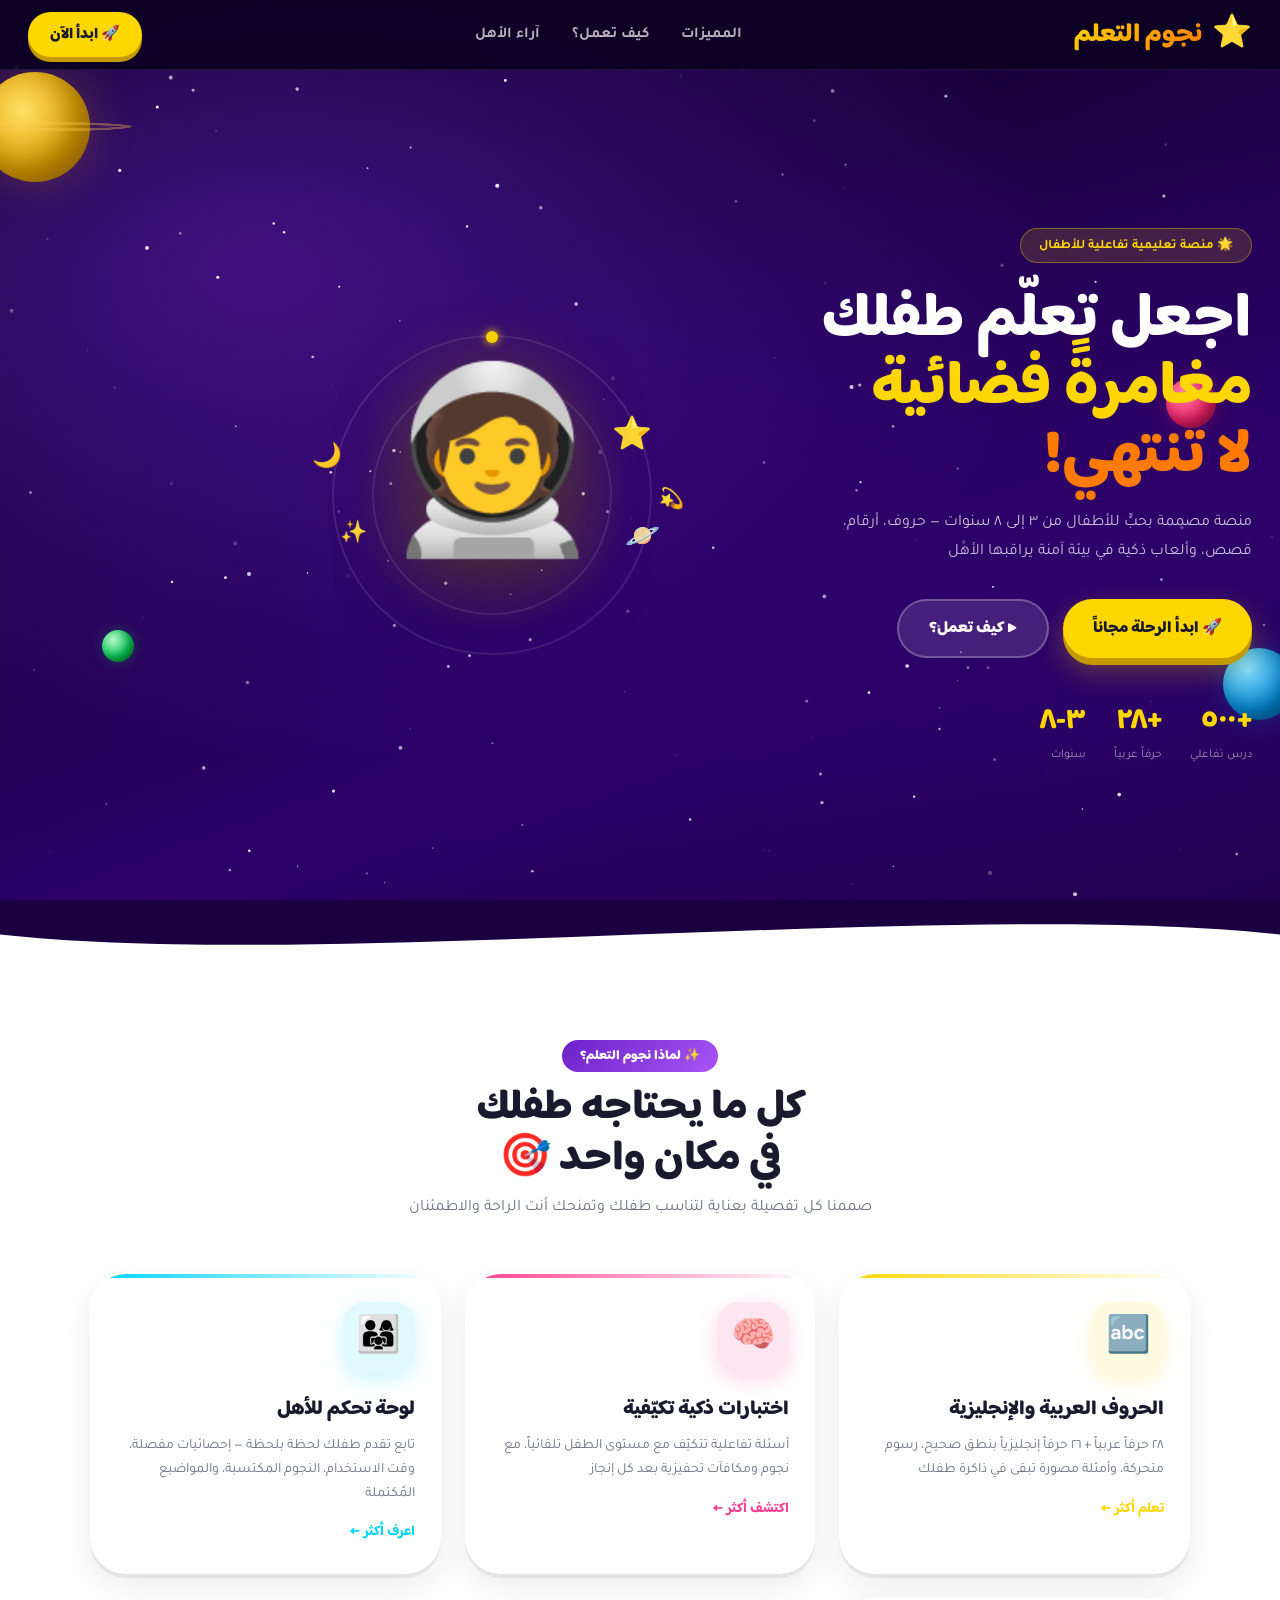
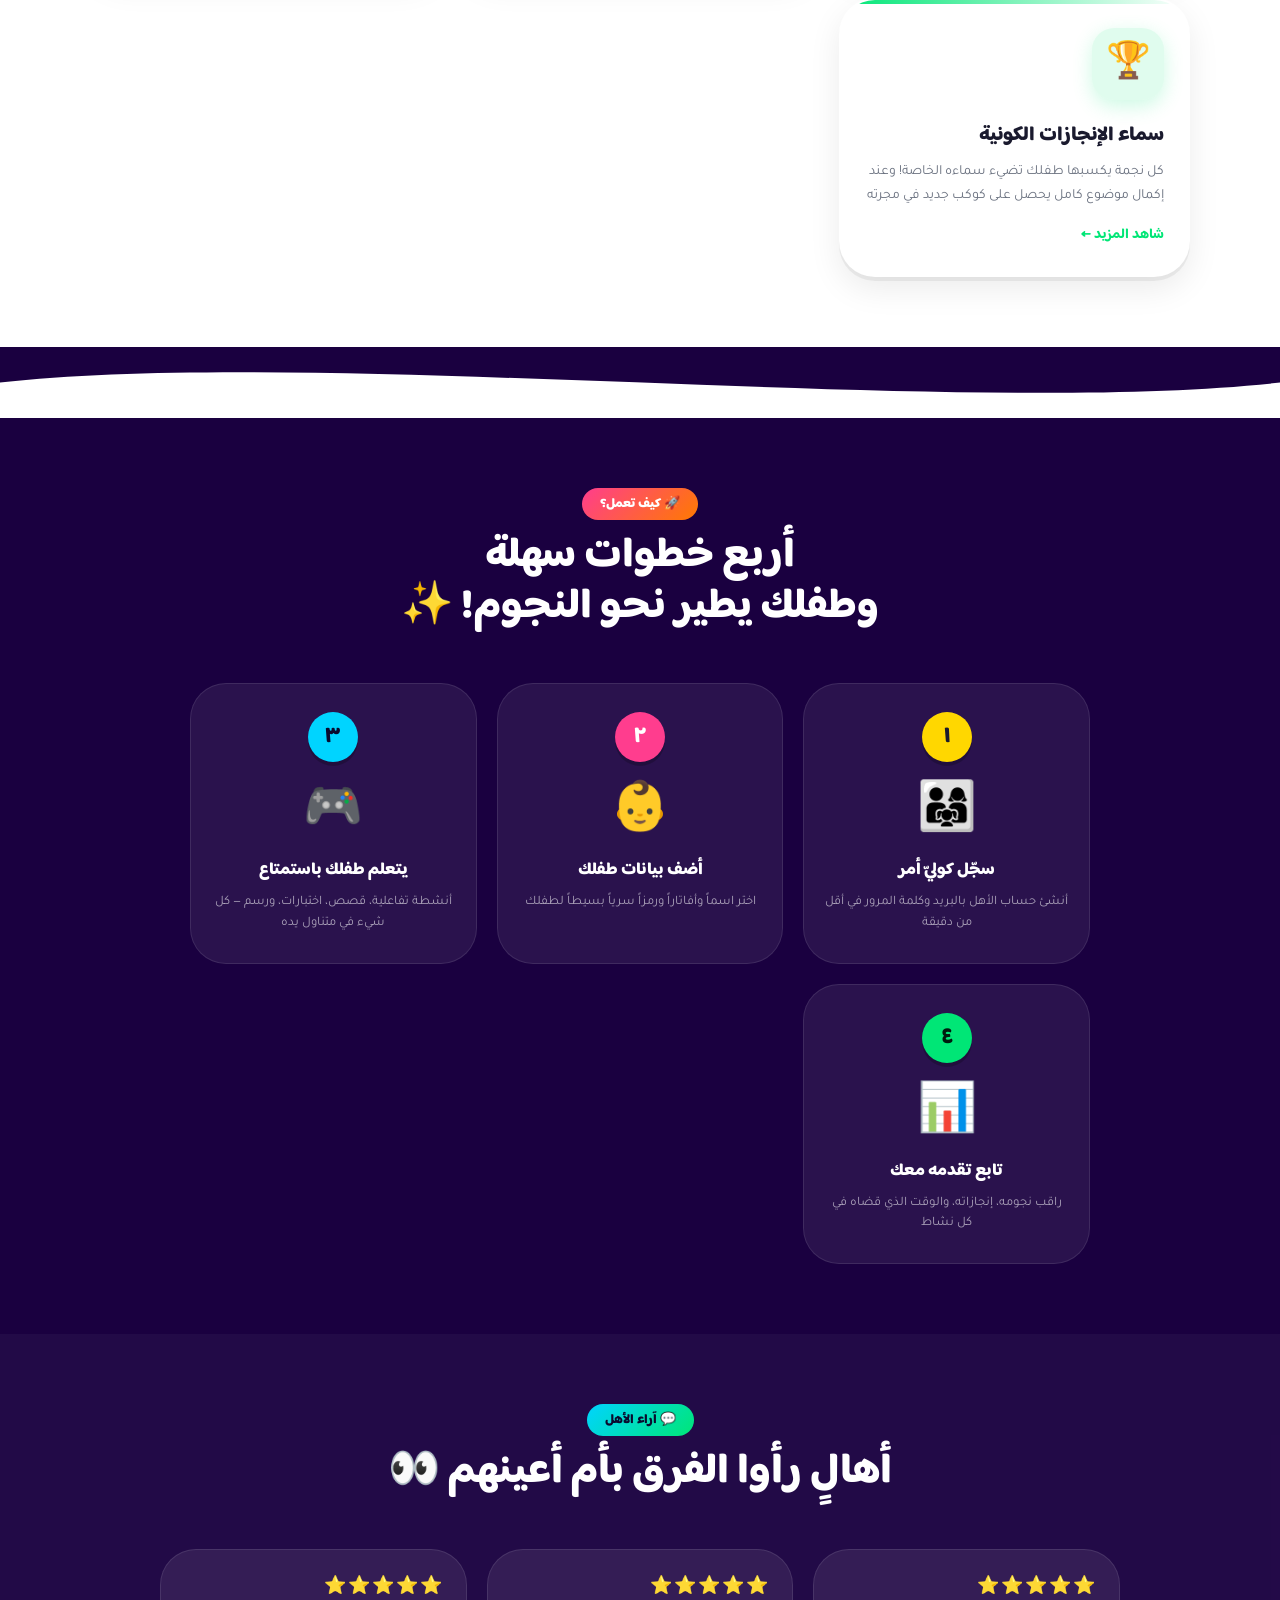
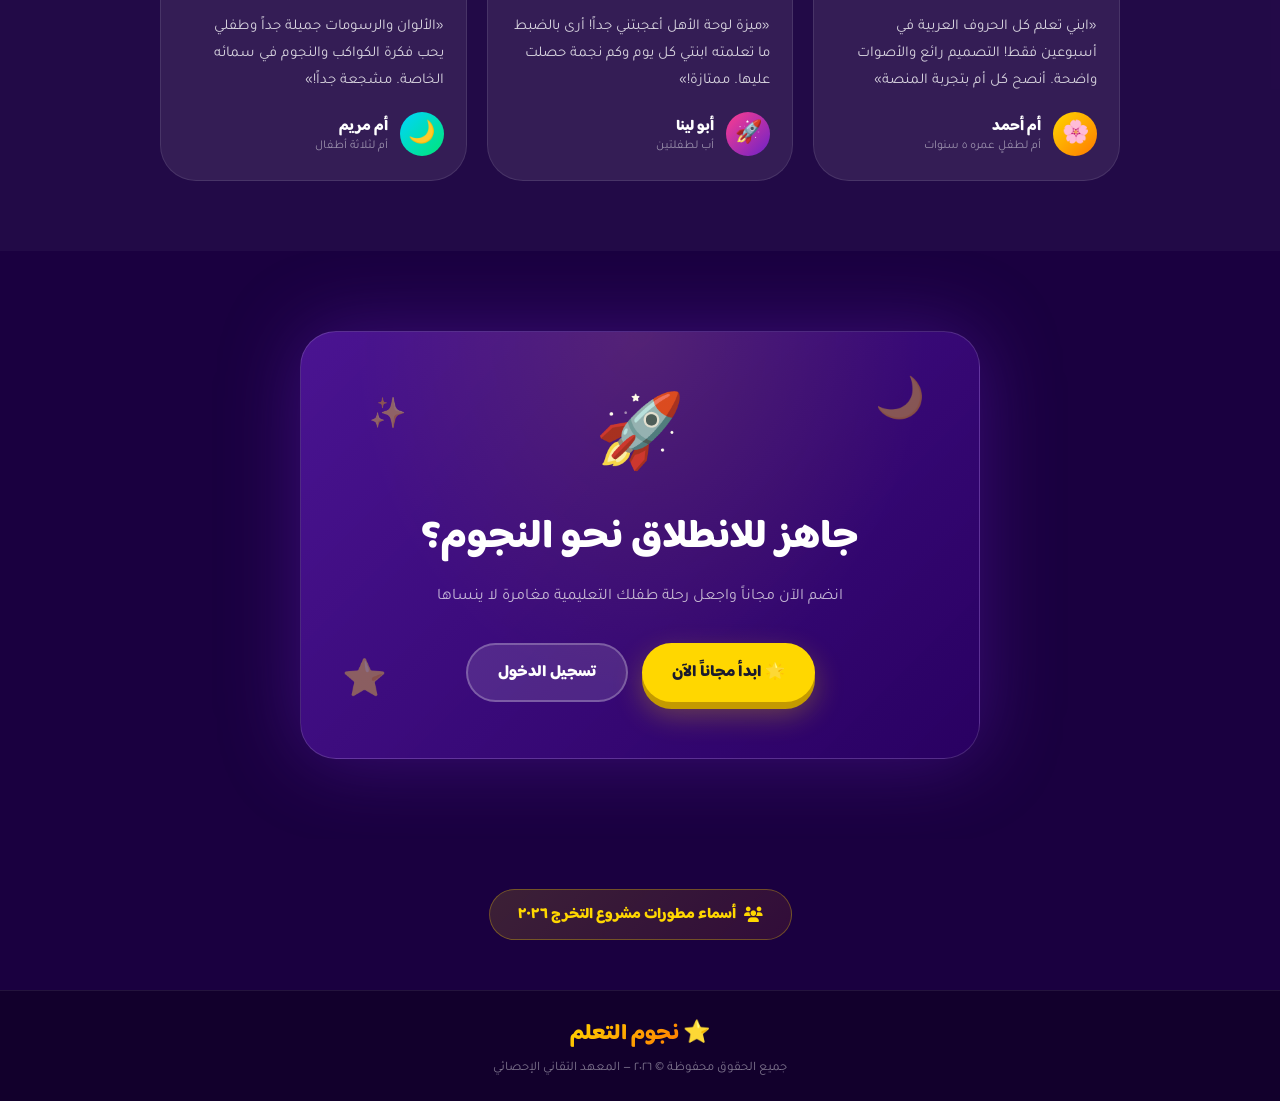
<file: index.html>
<!DOCTYPE html>
<html lang="ar" dir="rtl">
<head>
<meta charset="UTF-8"><meta name="viewport" content="width=device-width,initial-scale=1.0">
<title>نجوم التعلم — منصة تعليمية للأطفال 🚀</title>
<link href="https://fonts.googleapis.com/css2?family=Baloo+Bhaijaan+2:wght@400;600;700;800;900&family=Tajawal:wght@400;500;700;800&display=swap" rel="stylesheet">
<link rel="stylesheet" href="https://cdnjs.cloudflare.com/ajax/libs/font-awesome/6.4.0/css/all.min.css">
<style>
:root{
  --space-darkest:#0d0022;--space-dark:#1a0040;--space-mid:#2d006a;
  --space-light:#4a00a0;--space-bright:#6b21c8;
  --yellow:#FFD700;--orange:#FF7A00;--pink:#FF3D8E;--cyan:#00D4FF;--green:#00E676;--red:#FF4757;
  --white:#fff;--text-dark:#1a1a2e;--text-mid:#4a4a6a;
  --r-full:9999px;--r-xl:36px;--r-lg:28px;--r:20px;
}
*,*::before,*::after{margin:0;padding:0;box-sizing:border-box;}
html{scroll-behavior:smooth;}
body{font-family:'Tajawal',sans-serif;background:var(--space-dark);color:#fff;overflow-x:hidden;}

/* ── BG ── */
.space-bg{position:fixed;inset:0;z-index:0;pointer-events:none;
  background:radial-gradient(ellipse at 20% 30%,rgba(107,33,200,.5) 0%,transparent 55%),
             radial-gradient(ellipse at 85% 70%,rgba(45,0,106,.8) 0%,transparent 55%),
             linear-gradient(160deg,#0d0022 0%,#1a0040 35%,#2d006a 70%,#1a0040 100%);}
#starsCanvas{position:fixed;inset:0;z-index:1;pointer-events:none;}

/* ── PLANETS ── */
.planet{position:fixed;border-radius:50%;pointer-events:none;z-index:1;animation:pfloat var(--pf,12s) ease-in-out infinite var(--pd,0s);}
@keyframes pfloat{0%,100%{transform:translateY(0)rotate(0deg)}50%{transform:translateY(-18px)rotate(5deg)}}
.p-saturn{width:110px;height:110px;top:8%;left:-20px;
  background:radial-gradient(circle at 38% 35%,#ffe066,#e0a000 60%,#c47a00);
  box-shadow:0 0 50px rgba(255,200,0,.2),inset -15px -15px 30px rgba(0,0,0,.3);
  --pf:14s;}
.p-saturn::before{content:'';position:absolute;width:175%;height:32%;top:34%;left:-37%;
  border-radius:50%;border:11px solid rgba(255,200,80,.35);transform:rotateX(74deg);}
.p-blue{width:72px;height:72px;bottom:20%;right:-15px;
  background:radial-gradient(circle at 35% 30%,#80d8ff,#0288d1 60%,#01579b);
  box-shadow:0 0 30px rgba(2,136,209,.3),inset -10px -10px 20px rgba(0,0,0,.3);--pf:10s;--pd:-4s;}
.p-pink{width:50px;height:50px;top:42%;right:5%;
  background:radial-gradient(circle at 35% 30%,#ff80ab,#e91e63 60%,#880e4f);
  box-shadow:0 0 22px rgba(233,30,99,.3),inset -7px -7px 14px rgba(0,0,0,.3);--pf:9s;--pd:-7s;}
.p-tiny{width:32px;height:32px;top:70%;left:8%;
  background:radial-gradient(circle at 35% 30%,#b9f6ca,#00c853 60%,#00691c);
  box-shadow:0 0 14px rgba(0,200,83,.3),inset -5px -5px 10px rgba(0,0,0,.3);--pf:7s;--pd:-2s;}

/* Shooting star */
.shooting{position:fixed;width:3px;height:3px;background:white;border-radius:50%;pointer-events:none;z-index:1;}
.shooting::after{content:'';position:absolute;top:0;right:0;width:90px;height:2px;background:linear-gradient(to left,rgba(255,255,255,.6),transparent);}
.sh1{top:15%;right:100%;animation:shoot 7s linear infinite;}
.sh2{top:30%;right:100%;animation:shoot 7s linear infinite 3.5s;}
@keyframes shoot{0%{transform:translateX(0)translateY(0);opacity:1}70%{opacity:1}100%{transform:translateX(-120vw)translateY(50px);opacity:0}}

/* ── NAVBAR ── */
.navbar{position:sticky;top:0;z-index:100;
  backdrop-filter:blur(20px);background:rgba(13,0,34,.9);
  border-bottom:1px solid rgba(255,255,255,.08);
  padding:0 28px;height:70px;display:flex;align-items:center;gap:16px;}
.nav-logo{font-family:'Baloo Bhaijaan 2',cursive;font-size:26px;font-weight:900;
  display:flex;align-items:center;gap:10px;text-decoration:none;flex-shrink:0;}
.logo-icon{font-size:32px;animation:spin-s 8s linear infinite;display:inline-block;}
@keyframes spin-s{to{transform:rotate(360deg)}}
.logo-text{background:linear-gradient(135deg,#FFD700,#FF7A00);-webkit-background-clip:text;-webkit-text-fill-color:transparent;background-clip:text;}
.nav-links{display:flex;gap:4px;flex:1;justify-content:center;}
.nav-link{color:rgba(255,255,255,.7);text-decoration:none;padding:6px 14px;border-radius:999px;font-size:15px;font-weight:600;transition:all .25s;}
.nav-link:hover{background:rgba(255,255,255,.1);color:#fff;}
.nav-cta{background:var(--yellow);color:#1a1a2e;border:none;border-radius:999px;padding:10px 22px;
  font-family:'Baloo Bhaijaan 2',cursive;font-size:15px;font-weight:800;cursor:pointer;
  box-shadow:0 5px 0 #c49a00;transition:all .2s;}
.nav-cta:hover{transform:translateY(-2px);box-shadow:0 7px 0 #c49a00;}

/* ── HERO ── */
.hero-section{position:relative;z-index:2;min-height:calc(100vh - 70px);
  display:flex;align-items:center;padding:60px 28px 40px;overflow:hidden;}
.hero-content{flex:1;max-width:560px;}
.hero-badge{display:inline-flex;align-items:center;gap:8px;
  background:rgba(255,215,0,.15);border:1.5px solid rgba(255,215,0,.35);
  border-radius:999px;padding:7px 18px;margin-bottom:24px;
  font-size:13px;font-weight:700;color:var(--yellow);}
.hero-title{font-family:'Baloo Bhaijaan 2',cursive;font-size:clamp(36px,6vw,62px);
  font-weight:900;line-height:1.1;margin-bottom:18px;}
.hero-title .hl-yellow{color:var(--yellow);display:block;}
.hero-title .hl-orange{color:var(--orange);}
.hero-title .hl-pink  {color:var(--pink);}
.hero-desc{font-size:16px;line-height:1.8;color:rgba(255,255,255,.75);margin-bottom:32px;max-width:460px;}
.hero-btns{display:flex;gap:14px;flex-wrap:wrap;margin-bottom:40px;}
.btn{display:inline-flex;align-items:center;justify-content:center;gap:8px;
  font-family:'Baloo Bhaijaan 2',cursive;font-weight:800;border:none;cursor:pointer;
  text-decoration:none;border-radius:999px;padding:14px 30px;font-size:16px;
  transition:all .2s cubic-bezier(.34,1.56,.64,1);white-space:nowrap;}
.btn:hover{transform:translateY(-3px);}
.btn-yellow{background:var(--yellow);color:#1a1a2e;box-shadow:0 7px 0 #c49a00,0 12px 30px rgba(255,215,0,.3);}
.btn-yellow:hover{box-shadow:0 10px 0 #c49a00,0 16px 36px rgba(255,215,0,.4);}
.btn-ghost{background:rgba(255,255,255,.12);color:#fff;border:2px solid rgba(255,255,255,.25);}
.btn-ghost:hover{background:rgba(255,255,255,.2);}

/* Stats row */
.hero-stats{display:flex;gap:28px;flex-wrap:wrap;}
.stat-item{display:flex;flex-direction:column;}
.stat-num{font-family:'Baloo Bhaijaan 2',cursive;font-size:28px;font-weight:900;color:var(--yellow);}
.stat-lbl{font-size:12px;color:rgba(255,255,255,.55);margin-top:2px;}

/* Hero character area */
.hero-character-wrap{flex:0 0 auto;width:min(400px,45vw);position:relative;
  display:flex;align-items:center;justify-content:center;}
/* Glow circle behind character */
.char-glow{position:absolute;width:280px;height:280px;border-radius:50%;
  background:radial-gradient(circle,rgba(255,215,0,.18) 0%,transparent 70%);
  animation:glow-pulse 3s ease-in-out infinite;}
@keyframes glow-pulse{0%,100%{transform:scale(1);opacity:.7}50%{transform:scale(1.1);opacity:1}}
/* Orbit rings */
.orbit-ring{position:absolute;border-radius:50%;border:2px solid rgba(255,255,255,.1);animation:orbit-spin var(--os,20s) linear infinite;}
.or-1{width:320px;height:320px;--os:22s;}
.or-2{width:240px;height:240px;--os:16s;animation-direction:reverse;}
/* Orbit dots */
.orbit-dot{position:absolute;width:12px;height:12px;border-radius:50%;top:0;left:50%;transform:translateX(-50%) translateY(-6px);}
.od-yellow{background:var(--yellow);box-shadow:0 0 8px var(--yellow);}
.od-pink  {background:var(--pink);  box-shadow:0 0 8px var(--pink);}
.od-cyan  {background:var(--cyan);  box-shadow:0 0 8px var(--cyan);}

/* The astronaut character */
.astronaut{font-size:clamp(120px,18vw,180px);
  animation:astro-float 4s ease-in-out infinite;
  filter:drop-shadow(0 20px 40px rgba(0,0,0,.4)) drop-shadow(0 0 30px rgba(255,215,0,.2));
  display:block;position:relative;z-index:2;line-height:1;}
@keyframes astro-float{0%,100%{transform:translateY(0)rotate(-4deg)}50%{transform:translateY(-18px)rotate(4deg)}}
/* Floating items around character */
.float-item{position:absolute;animation:item-float var(--if,5s) ease-in-out infinite var(--id,0s);}
@keyframes item-float{0%,100%{transform:translateY(0) rotate(0deg)}50%{transform:translateY(-10px) rotate(15deg)}}

/* ── WAVE ── */
.wave-divider{position:relative;z-index:3;margin-top:-1px;line-height:0;}
.wave-divider svg{display:block;width:100%;}

/* ── FEATURES SECTION (white bg) ── */
.features-section{position:relative;z-index:3;background:#fff;padding:70px 28px;color:var(--text-dark);}
.section-center{text-align:center;margin-bottom:50px;}
.section-tag{display:inline-block;background:linear-gradient(135deg,#6b21c8,#a855f7);
  color:white;border-radius:999px;padding:5px 18px;font-size:13px;font-weight:800;
  font-family:'Baloo Bhaijaan 2',cursive;margin-bottom:12px;}
.section-title{font-family:'Baloo Bhaijaan 2',cursive;font-size:clamp(28px,4vw,42px);
  font-weight:900;color:var(--text-dark);margin-bottom:10px;line-height:1.2;}
.section-sub{font-size:16px;color:#6b7280;max-width:520px;margin:0 auto;line-height:1.7;}

.features-grid{display:grid;grid-template-columns:repeat(auto-fit,minmax(260px,1fr));gap:24px;max-width:1100px;margin:0 auto;}
.feature-card{background:#fff;border-radius:var(--r-xl);padding:28px 24px;
  box-shadow:0 4px 0 rgba(0,0,0,.06),0 12px 32px rgba(0,0,0,.08);
  transition:all .3s cubic-bezier(.34,1.56,.64,1);border:2px solid transparent;
  position:relative;overflow:hidden;}
.feature-card:hover{transform:translateY(-8px);border-color:var(--fc,#FFD700);
  box-shadow:0 8px 0 rgba(0,0,0,.06),0 20px 48px rgba(0,0,0,.12);}
.feature-card.fc1{--fc:#FFD700;} .feature-card.fc2{--fc:#FF3D8E;}
.feature-card.fc3{--fc:#00D4FF;} .feature-card.fc4{--fc:#00E676;}
.feature-card::before{content:'';position:absolute;top:0;left:0;right:0;height:4px;background:linear-gradient(90deg,var(--fc,#FFD700),transparent);}
.feat-icon-wrap{width:72px;height:72px;border-radius:22px;
  background:var(--fi-bg,rgba(255,215,0,.12));
  display:flex;align-items:center;justify-content:center;
  font-size:36px;margin-bottom:18px;
  box-shadow:0 6px 20px var(--fi-shadow,rgba(255,215,0,.2));}
.fc1 .feat-icon-wrap{--fi-bg:rgba(255,215,0,.12);--fi-shadow:rgba(255,215,0,.2);}
.fc2 .feat-icon-wrap{--fi-bg:rgba(255,61,142,.12);--fi-shadow:rgba(255,61,142,.2);}
.fc3 .feat-icon-wrap{--fi-bg:rgba(0,212,255,.12);--fi-shadow:rgba(0,212,255,.2);}
.fc4 .feat-icon-wrap{--fi-bg:rgba(0,230,118,.12);--fi-shadow:rgba(0,230,118,.2);}
.feat-title{font-family:'Baloo Bhaijaan 2',cursive;font-size:20px;font-weight:800;color:var(--text-dark);margin-bottom:8px;}
.feat-desc{font-size:14px;color:#6b7280;line-height:1.7;}
.feat-arrow{display:inline-flex;align-items:center;gap:6px;margin-top:14px;
  font-family:'Baloo Bhaijaan 2',cursive;font-size:14px;font-weight:700;color:var(--fc,#FFD700);}

/* ── HOW IT WORKS ── */
.how-section{position:relative;z-index:3;padding:70px 28px;overflow:hidden;}
.steps-grid{display:grid;grid-template-columns:repeat(auto-fit,minmax(220px,1fr));gap:20px;max-width:900px;margin:0 auto;}
.step-card{background:rgba(255,255,255,.07);border:1.5px solid rgba(255,255,255,.1);
  border-radius:var(--r-xl);padding:28px 20px;text-align:center;
  transition:all .3s;position:relative;}
.step-card:hover{background:rgba(255,255,255,.12);transform:translateY(-6px);}
.step-num{width:50px;height:50px;border-radius:50%;
  background:var(--sn-bg,var(--yellow));color:var(--sn-c,#1a1a2e);
  font-family:'Baloo Bhaijaan 2',cursive;font-size:22px;font-weight:900;
  display:flex;align-items:center;justify-content:center;margin:0 auto 16px;
  box-shadow:0 4px 0 rgba(0,0,0,.2);}
.s1 .step-num{--sn-bg:var(--yellow);--sn-c:#1a1a2e;}
.s2 .step-num{--sn-bg:var(--pink);--sn-c:white;}
.s3 .step-num{--sn-bg:var(--cyan);--sn-c:#0a0a2e;}
.s4 .step-num{--sn-bg:var(--green);--sn-c:#001a0e;}
.step-icon{font-size:48px;margin-bottom:12px;display:block;animation:step-bounce 3s ease-in-out infinite var(--sb,0s);}
@keyframes step-bounce{0%,100%{transform:translateY(0)}50%{transform:translateY(-8px)}}
.s2 .step-icon{--sb:-.5s} .s3 .step-icon{--sb:-1s} .s4 .step-icon{--sb:-1.5s}
.step-title{font-family:'Baloo Bhaijaan 2',cursive;font-size:17px;font-weight:800;margin-bottom:8px;}
.step-desc{font-size:13px;color:rgba(255,255,255,.6);line-height:1.6;}

/* ── TESTIMONIALS ── */
.testi-section{position:relative;z-index:3;background:rgba(255,255,255,.04);padding:70px 28px;}
.testi-grid{display:grid;grid-template-columns:repeat(auto-fit,minmax(280px,1fr));gap:20px;max-width:960px;margin:0 auto;}
.testi-card{background:rgba(255,255,255,.08);border:1.5px solid rgba(255,255,255,.1);
  border-radius:var(--r-xl);padding:24px 22px;transition:all .3s;position:relative;}
.testi-card:hover{background:rgba(255,255,255,.13);transform:translateY(-5px);}
.testi-stars{color:var(--yellow);font-size:18px;margin-bottom:14px;letter-spacing:2px;}
.testi-text{font-size:15px;line-height:1.8;color:rgba(255,255,255,.8);margin-bottom:18px;}
.testi-author{display:flex;align-items:center;gap:12px;}
.testi-avatar{width:44px;height:44px;border-radius:50%;
  display:flex;align-items:center;justify-content:center;font-size:22px;flex-shrink:0;}
.ta-bg1{background:linear-gradient(135deg,#FFD700,#FF7A00);}
.ta-bg2{background:linear-gradient(135deg,#FF3D8E,#6b21c8);}
.ta-bg3{background:linear-gradient(135deg,#00D4FF,#00E676);}
.testi-name{font-family:'Baloo Bhaijaan 2',cursive;font-size:15px;font-weight:800;}
.testi-role{font-size:12px;color:rgba(255,255,255,.5);}

/* ── CTA SECTION ── */
.cta-section{position:relative;z-index:3;padding:80px 28px;text-align:center;overflow:hidden;}
.cta-card{max-width:680px;margin:0 auto;
  background:linear-gradient(135deg,rgba(107,33,200,.6),rgba(45,0,106,.8));
  border:1.5px solid rgba(255,255,255,.15);border-radius:var(--r-xl);
  padding:56px 40px;position:relative;overflow:hidden;
  box-shadow:0 0 80px rgba(107,33,200,.4);}
.cta-card::before{content:'';position:absolute;inset:0;
  background:radial-gradient(ellipse at 50% 0%,rgba(255,215,0,.1) 0%,transparent 60%);}
.cta-emoji{font-size:72px;display:block;margin-bottom:16px;
  animation:astro-float 4s ease-in-out infinite;}
.cta-title{font-family:'Baloo Bhaijaan 2',cursive;font-size:clamp(26px,4vw,40px);
  font-weight:900;margin-bottom:12px;position:relative;}
.cta-sub{font-size:16px;color:rgba(255,255,255,.7);margin-bottom:32px;line-height:1.7;}
.cta-btns{display:flex;gap:14px;justify-content:center;flex-wrap:wrap;}
.btn-orange{background:var(--orange);color:#fff;box-shadow:0 7px 0 #b85a00;}
.btn-orange:hover{box-shadow:0 10px 0 #b85a00;}
/* Floating emoji in CTA */
.cta-deco{position:absolute;font-size:var(--cs,30px);animation:item-float var(--cf,5s) ease-in-out infinite var(--cfd,0s);opacity:.4;}

/* ── DEVELOPERS SECTION ── */
.devs-section{position:relative;z-index:3;padding:50px 28px;text-align:center;}
.devs-btn{background:linear-gradient(135deg,rgba(255,215,0,.15),rgba(255,122,0,.1));
  border:1.5px solid rgba(255,215,0,.3);border-radius:999px;
  padding:12px 28px;color:var(--yellow);
  font-family:'Baloo Bhaijaan 2',cursive;font-size:15px;font-weight:800;cursor:pointer;
  transition:all .3s;display:inline-flex;align-items:center;gap:8px;}
.devs-btn:hover{background:rgba(255,215,0,.2);transform:scale(1.03);}

/* ── FOOTER ── */
footer{position:relative;z-index:3;background:rgba(0,0,0,.3);
  border-top:1px solid rgba(255,255,255,.08);
  padding:24px 28px;text-align:center;}
.footer-logo{font-family:'Baloo Bhaijaan 2',cursive;font-size:22px;font-weight:900;margin-bottom:8px;}
footer p{font-size:13px;color:rgba(255,255,255,.45);}

/* Modal */
.modal-overlay{position:fixed;inset:0;background:rgba(0,0,0,.7);backdrop-filter:blur(8px);
  z-index:1000;display:flex;align-items:center;justify-content:center;padding:20px;
  opacity:0;pointer-events:none;transition:opacity .3s;}
.modal-overlay.open{opacity:1;pointer-events:all;}
.modal-box{background:linear-gradient(160deg,#1a0040,#2d006a);
  border:1.5px solid rgba(255,255,255,.15);border-radius:var(--r-xl);
  width:100%;max-width:500px;max-height:80vh;overflow:hidden;
  box-shadow:0 30px 80px rgba(0,0,0,.5);
  animation:modal-pop .4s cubic-bezier(.34,1.56,.64,1);}
@keyframes modal-pop{from{transform:scale(.85) translateY(30px);opacity:0}to{transform:scale(1) translateY(0);opacity:1}}
.modal-head{padding:24px 24px 16px;border-bottom:1px solid rgba(255,255,255,.08);
  display:flex;align-items:center;justify-content:space-between;}
.modal-title{font-family:'Baloo Bhaijaan 2',cursive;font-size:20px;font-weight:800;}
.modal-close{background:rgba(255,255,255,.1);border:none;border-radius:10px;
  width:36px;height:36px;color:#fff;cursor:pointer;font-size:16px;
  display:flex;align-items:center;justify-content:center;transition:all .2s;}
.modal-close:hover{background:rgba(255,71,87,.3);}
.modal-body{padding:20px 24px;overflow-y:auto;max-height:60vh;}
.devs-grid{display:grid;grid-template-columns:repeat(2,1fr);gap:12px;}
.dev-card{background:rgba(255,255,255,.07);border:1px solid rgba(255,255,255,.1);
  border-radius:18px;padding:16px 12px;text-align:center;}
.dev-avatar{width:56px;height:56px;border-radius:50%;
  background:linear-gradient(135deg,var(--yellow),var(--orange));
  display:flex;align-items:center;justify-content:center;
  font-family:'Baloo Bhaijaan 2',cursive;font-size:22px;font-weight:900;
  color:#1a1a2e;margin:0 auto 10px;}
.dev-name{font-family:'Baloo Bhaijaan 2',cursive;font-size:14px;font-weight:800;}
.dev-role{font-size:11px;color:rgba(255,255,255,.5);margin-top:3px;}
.modal-footer{padding:16px 24px;border-top:1px solid rgba(255,255,255,.08);
  text-align:center;font-size:13px;color:rgba(255,255,255,.5);}
</style>
</head>
<body>
<div class="space-bg"></div>
<canvas id="starsCanvas"></canvas>

<!-- Planets -->
<div class="planet p-saturn"></div>
<div class="planet p-blue"></div>
<div class="planet p-pink"></div>
<div class="planet p-tiny"></div>
<div class="shooting sh1"></div>
<div class="shooting sh2"></div>

<!-- NAVBAR -->
<nav class="navbar">
  <a href="home.html" class="nav-logo">
    <span class="logo-icon">⭐</span>
    <span class="logo-text">نجوم التعلم</span>
  </a>
  <div class="nav-links">
    <a href="#features" class="nav-link">المميزات</a>
    <a href="#how" class="nav-link">كيف تعمل؟</a>
    <a href="#testimonials" class="nav-link">آراء الأهل</a>
  </div>
  <div style="display:flex;gap:10px;align-items:center;">
    <button class="nav-cta" onclick="location.href='login.html'">🚀 ابدأ الآن</button>
  </div>
</nav>

<!-- HERO -->
<section class="hero-section">
  <div class="hero-content">
    <div class="hero-badge">🌟 منصة تعليمية تفاعلية للأطفال</div>
    <h1 class="hero-title">
      اجعل تعلّم طفلك
      <span class="hl-yellow">مغامرةً فضائية</span>
      <span class="hl-orange">لا تنتهي!</span>
    </h1>
    <p class="hero-desc">منصة مصممة بحبٍّ للأطفال من ٣ إلى ٨ سنوات — حروف، أرقام، قصص، وألعاب ذكية في بيئة آمنة يراقبها الأهل</p>
    <div class="hero-btns">
      <a href="login.html" class="btn btn-yellow">🚀 ابدأ الرحلة مجاناً</a>
      <a href="#how"       class="btn btn-ghost">▶ كيف تعمل؟</a>
    </div>
    <div class="hero-stats">
      <div class="stat-item"><span class="stat-num">+٥٠٠</span><span class="stat-lbl">درس تفاعلي</span></div>
      <div class="stat-item"><span class="stat-num">+٢٨</span><span class="stat-lbl">حرفاً عربياً</span></div>
      <div class="stat-item"><span class="stat-num">٣-٨</span><span class="stat-lbl">سنوات</span></div>
    </div>
  </div>

  <div class="hero-character-wrap">
    <div class="char-glow"></div>
    <div class="orbit-ring or-1"><div class="orbit-dot od-yellow"></div></div>
    <div class="orbit-ring or-2"><div class="orbit-dot od-pink"></div></div>
    <span class="astronaut">🧑‍🚀</span>
    <!-- Floating items around character -->
    <div class="float-item" style="top:5%;right:10%;--if:4s;font-size:32px;">⭐</div>
    <div class="float-item" style="top:20%;left:5%;--if:5s;--id:-.8s;font-size:24px;">🌙</div>
    <div class="float-item" style="bottom:15%;right:8%;--if:6s;--id:-1.5s;font-size:28px;">🪐</div>
    <div class="float-item" style="bottom:20%;left:12%;--if:3.5s;--id:-.4s;font-size:22px;">✨</div>
    <div class="float-item" style="top:45%;right:2%;--if:4.5s;--id:-2s;font-size:20px;">💫</div>
  </div>
</section>

<!-- WAVE -->
<div class="wave-divider"><svg viewBox="0 0 1440 80" xmlns="http://www.w3.org/2000/svg" preserveAspectRatio="none"><path d="M0,40 C360,80 1080,0 1440,40 L1440,80 L0,80 Z" fill="#ffffff"/></svg></div>

<!-- FEATURES -->
<section class="features-section" id="features">
  <div class="section-center">
    <div class="section-tag">✨ لماذا نجوم التعلم؟</div>
    <h2 class="section-title">كل ما يحتاجه طفلك<br>في مكان واحد 🎯</h2>
    <p class="section-sub">صممنا كل تفصيلة بعناية لتناسب طفلك وتمنحك أنت الراحة والاطمئنان</p>
  </div>
  <div class="features-grid">
    <div class="feature-card fc1">
      <div class="feat-icon-wrap">🔤</div>
      <h3 class="feat-title">الحروف العربية والإنجليزية</h3>
      <p class="feat-desc">٢٨ حرفاً عربياً + ٢٦ حرفاً إنجليزياً بنطق صحيح، رسوم متحركة، وأمثلة مصورة تبقى في ذاكرة طفلك</p>
      <span class="feat-arrow">تعلم أكثر ←</span>
    </div>
    <div class="feature-card fc2">
      <div class="feat-icon-wrap">🧠</div>
      <h3 class="feat-title">اختبارات ذكية تكيّفية</h3>
      <p class="feat-desc">أسئلة تفاعلية تتكيّف مع مستوى الطفل تلقائياً، مع نجوم ومكافآت تحفيزية بعد كل إنجاز</p>
      <span class="feat-arrow">اكتشف أكثر ←</span>
    </div>
    <div class="feature-card fc3">
      <div class="feat-icon-wrap">👨‍👩‍👧</div>
      <h3 class="feat-title">لوحة تحكم للأهل</h3>
      <p class="feat-desc">تابع تقدم طفلك لحظة بلحظة — إحصائيات مفصلة، وقت الاستخدام، النجوم المكتسبة، والمواضيع المُكتملة</p>
      <span class="feat-arrow">اعرف أكثر ←</span>
    </div>
    <div class="feature-card fc4">
      <div class="feat-icon-wrap">🏆</div>
      <h3 class="feat-title">سماء الإنجازات الكونية</h3>
      <p class="feat-desc">كل نجمة يكسبها طفلك تضيء سماءه الخاصة! وعند إكمال موضوع كامل يحصل على كوكب جديد في مجرته</p>
      <span class="feat-arrow">شاهد المزيد ←</span>
    </div>
  </div>
</section>

<!-- WAVE BACK -->
<div style="background:#fff;"><svg viewBox="0 0 1440 80" xmlns="http://www.w3.org/2000/svg" preserveAspectRatio="none" style="display:block"><path d="M0,40 C360,0 1080,80 1440,40 L1440,0 L0,0 Z" fill="#1a0040"/></svg></div>

<!-- HOW IT WORKS -->
<section class="how-section" id="how">
  <div class="section-center">
    <div class="section-tag" style="background:linear-gradient(135deg,#FF3D8E,#FF7A00);">🚀 كيف تعمل؟</div>
    <h2 class="section-title" style="color:#fff;">أربع خطوات سهلة<br>وطفلك يطير نحو النجوم! ✨</h2>
  </div>
  <div class="steps-grid" id="how">
    <div class="step-card s1">
      <div class="step-num">١</div>
      <span class="step-icon">👨‍👩‍👧</span>
      <h3 class="step-title">سجّل كوليّ أمر</h3>
      <p class="step-desc">أنشئ حساب الأهل بالبريد وكلمة المرور في أقل من دقيقة</p>
    </div>
    <div class="step-card s2">
      <div class="step-num">٢</div>
      <span class="step-icon">👶</span>
      <h3 class="step-title">أضف بيانات طفلك</h3>
      <p class="step-desc">اختر اسماً وأفاتاراً ورمزاً سرياً بسيطاً لطفلك</p>
    </div>
    <div class="step-card s3">
      <div class="step-num">٣</div>
      <span class="step-icon">🎮</span>
      <h3 class="step-title">يتعلم طفلك باستمتاع</h3>
      <p class="step-desc">أنشطة تفاعلية، قصص، اختبارات، ورسم — كل شيء في متناول يده</p>
    </div>
    <div class="step-card s4">
      <div class="step-num">٤</div>
      <span class="step-icon">📊</span>
      <h3 class="step-title">تابع تقدمه معك</h3>
      <p class="step-desc">راقب نجومه، إنجازاته، والوقت الذي قضاه في كل نشاط</p>
    </div>
  </div>
</section>

<!-- TESTIMONIALS -->
<section class="testi-section" id="testimonials">
  <div class="section-center">
    <div class="section-tag" style="background:linear-gradient(135deg,#00D4FF,#00E676);color:#0a0a2e;">💬 آراء الأهل</div>
    <h2 class="section-title" style="color:#fff;">أهالٍ رأوا الفرق بأم أعينهم 👀</h2>
  </div>
  <div class="testi-grid">
    <div class="testi-card">
      <div class="testi-stars">⭐⭐⭐⭐⭐</div>
      <p class="testi-text">«ابني تعلم كل الحروف العربية في أسبوعين فقط! التصميم رائع والأصوات واضحة. أنصح كل أم بتجربة المنصة»</p>
      <div class="testi-author"><div class="testi-avatar ta-bg1">🌸</div><div><div class="testi-name">أم أحمد</div><div class="testi-role">أم لطفلٍ عمره ٥ سنوات</div></div></div>
    </div>
    <div class="testi-card">
      <div class="testi-stars">⭐⭐⭐⭐⭐</div>
      <p class="testi-text">«ميزة لوحة الأهل أعجبتني جداً! أرى بالضبط ما تعلمته ابنتي كل يوم وكم نجمة حصلت عليها. ممتازة!»</p>
      <div class="testi-author"><div class="testi-avatar ta-bg2">🚀</div><div><div class="testi-name">أبو لينا</div><div class="testi-role">أب لطفلتين</div></div></div>
    </div>
    <div class="testi-card">
      <div class="testi-stars">⭐⭐⭐⭐⭐</div>
      <p class="testi-text">«الألوان والرسومات جميلة جداً وطفلي يحب فكرة الكواكب والنجوم في سمائه الخاصة. مشجعة جداً!»</p>
      <div class="testi-author"><div class="testi-avatar ta-bg3">🌙</div><div><div class="testi-name">أم مريم</div><div class="testi-role">أم لثلاثة أطفال</div></div></div>
    </div>
  </div>
</section>

<!-- CTA -->
<section class="cta-section">
  <div class="cta-card">
    <div class="cta-deco" style="top:10%;right:8%;--cs:40px;--cf:5s;">🌙</div>
    <div class="cta-deco" style="bottom:12%;left:6%;--cs:36px;--cf:6s;--cfd:-.8s;">⭐</div>
    <div class="cta-deco" style="top:15%;left:10%;--cs:30px;--cf:4s;--cfd:-1.5s;">✨</div>
    <span class="cta-emoji">🚀</span>
    <h2 class="cta-title">جاهز للانطلاق نحو النجوم؟</h2>
    <p class="cta-sub">انضم الآن مجاناً واجعل رحلة طفلك التعليمية مغامرة لا ينساها</p>
    <div class="cta-btns">
      <a href="login.html" class="btn btn-yellow btn-lg">🌟 ابدأ مجاناً الآن</a>
      <a href="login.html" class="btn btn-ghost">تسجيل الدخول</a>
    </div>
  </div>
</section>

<!-- DEVELOPERS -->
<section class="devs-section">
  <button class="devs-btn" onclick="openDevs()">
    <i class="fas fa-users"></i> أسماء مطورات مشروع التخرج ٢٠٢٦
  </button>
</section>

<!-- FOOTER -->
<footer>
  <div class="footer-logo"><span style="color:#FFD700;">⭐</span> <span style="background:linear-gradient(135deg,#FFD700,#FF7A00);-webkit-background-clip:text;-webkit-text-fill-color:transparent;background-clip:text;">نجوم التعلم</span></div>
  <p>جميع الحقوق محفوظة © ٢٠٢٦ — المعهد التقاني الإحصائي</p>
</footer>

<!-- DEVELOPERS MODAL -->
<div class="modal-overlay" id="devsModal">
  <div class="modal-box">
    <div class="modal-head">
      <span class="modal-title">🎓 فريق التطوير</span>
      <button class="modal-close" onclick="closeDevs()"><i class="fas fa-times"></i></button>
    </div>
    <div class="modal-body">
      <p style="text-align:center;font-size:13px;color:rgba(255,255,255,.5);margin-bottom:16px;">المعهد التقاني الإحصائي — دفعة ٢٠٢٦</p>
      <div class="devs-grid" id="devsGrid"></div>
    </div>
    <div class="modal-footer">صُنع بكل حب ❤️ لتعليم أطفالنا</div>
  </div>
</div>

<script>
// Stars canvas
(function(){
  const c=document.getElementById('starsCanvas');
  const ctx=c.getContext('2d');
  let W,H,stars=[];
  function resize(){W=c.width=innerWidth;H=c.height=innerHeight;}
  resize();window.addEventListener('resize',resize);
  for(let i=0;i<180;i++) stars.push({x:Math.random()*9999,y:Math.random()*9999,r:Math.random()*1.8+.3,a:Math.random(),da:(Math.random()*.007+.002)*(Math.random()<.5?1:-1)});
  function draw(){
    ctx.clearRect(0,0,W,H);
    stars.forEach(s=>{
      s.a+=s.da;if(s.a<=0||s.a>=1)s.da*=-1;
      ctx.globalAlpha=Math.max(0,Math.min(1,s.a));
      ctx.fillStyle='white';ctx.beginPath();ctx.arc(s.x%W,s.y%H,s.r,0,Math.PI*2);ctx.fill();
    });
    ctx.globalAlpha=1;requestAnimationFrame(draw);
  }
  draw();
})();

// Developers
const DEVS=[
  {name:'نور',role:'api developer'},
  {name:'هبه',role:'frontend developer'},
  {name:'ناديا',role:'database manager'},
  {name:'ليلاس',role:'statistics analyst'},
  {name:'لانه',role:'system analyst'},
];
const EMOJIS=['🌟','🚀','🎨','💡', '🌟'];

function openDevs(){
  const g=document.getElementById('devsGrid');g.innerHTML='';
  DEVS.forEach((d,i)=>{
    g.innerHTML+=`<div class="dev-card"><div class="dev-avatar">${EMOJIS[i]}</div><div class="dev-name">${d.name}</div><div class="dev-role">${d.role}</div></div>`;
  });
  document.getElementById('devsModal').classList.add('open');
}
function closeDevs(){document.getElementById('devsModal').classList.remove('open');}
document.getElementById('devsModal').addEventListener('click',function(e){if(e.target===this)closeDevs();});
</script>
</body>
</html>
</file>
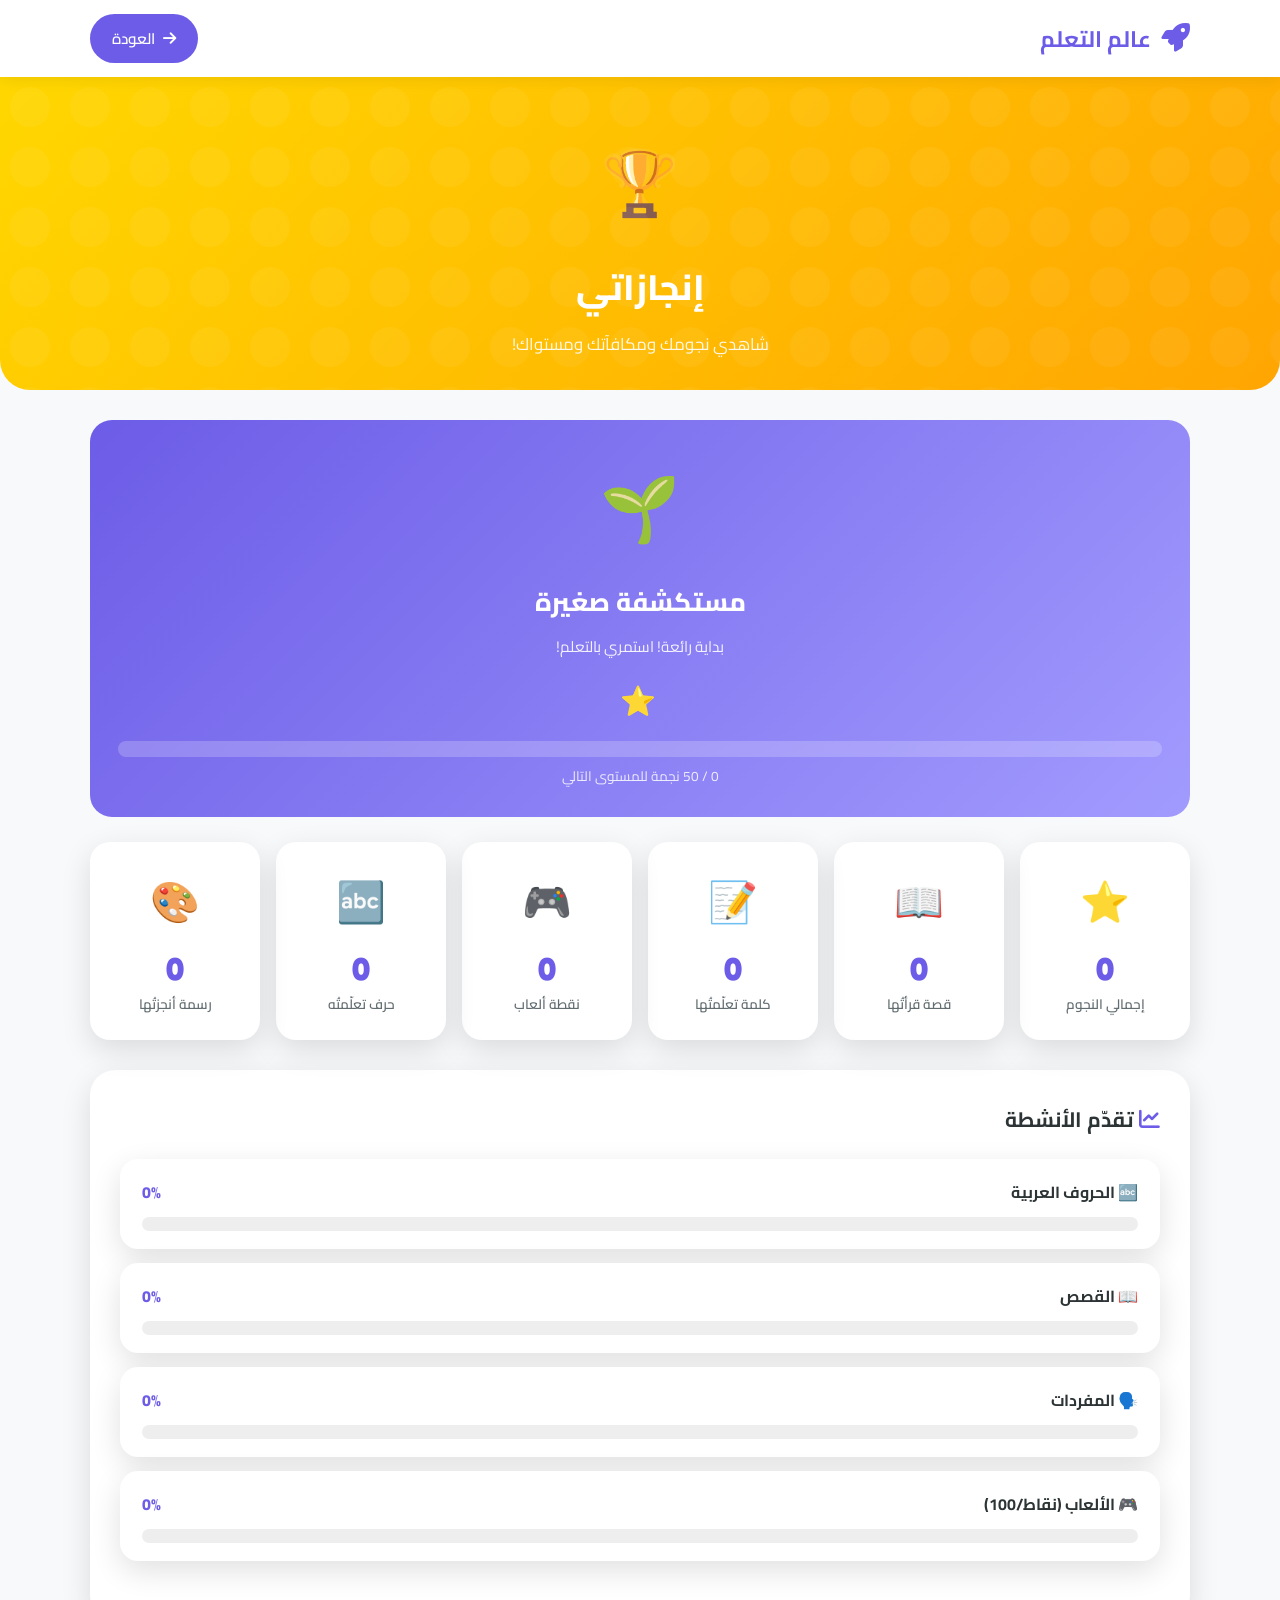
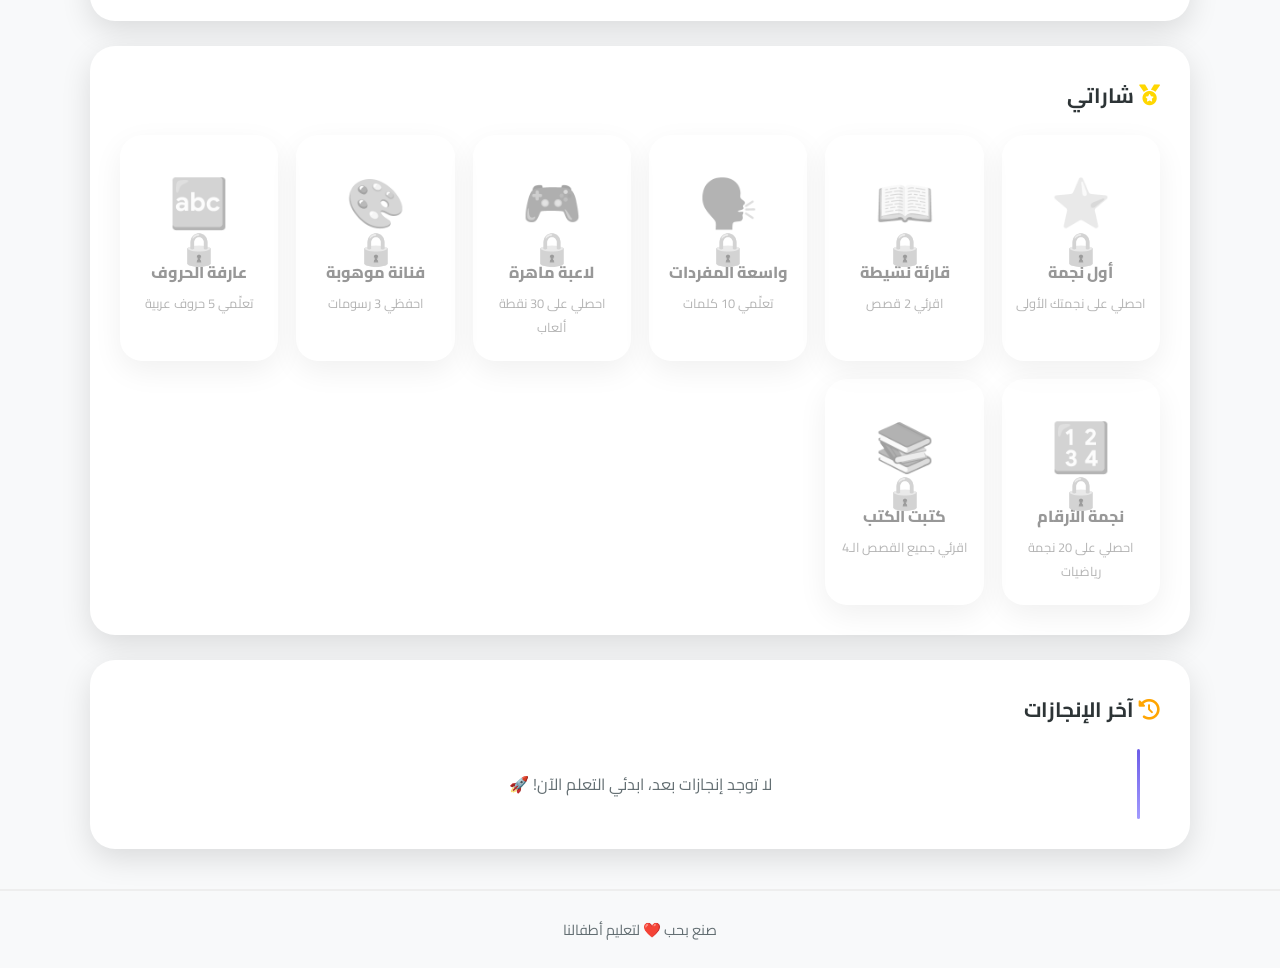
<file: achievements.html>
<!DOCTYPE html>
<html lang="ar" dir="rtl">
<head>
    <meta charset="UTF-8">
    <meta name="viewport" content="width=device-width, initial-scale=1.0">
    <title>إنجازاتي - نجوم التعلم</title>
    <link href="https://fonts.googleapis.com/css2?family=Cairo:wght@400;600;800&family=Fredoka:wght@400;600&display=swap" rel="stylesheet">
    <link rel="stylesheet" href="https://cdnjs.cloudflare.com/ajax/libs/font-awesome/6.0.0/css/all.min.css">
    <link rel="stylesheet" href="activities/activity-shared.css">
    <style>
        :root { --hero-start: #FFD700; --hero-end: #FFA502; }

        /* إحصائيات سريعة */
        .quick-stats {
            display: grid;
            grid-template-columns: repeat(auto-fill, minmax(160px, 1fr));
            gap: 16px;
            margin-bottom: 30px;
        }

        .stat-card {
            background: var(--white);
            border-radius: 20px;
            padding: 22px 16px;
            text-align: center;
            box-shadow: var(--card-shadow);
            transition: var(--transition);
        }

        .stat-card:hover { transform: translateY(-5px); }

        .stat-icon {
            font-size: 2.5rem;
            display: block; margin-bottom: 10px;
        }

        .stat-value {
            font-size: 2rem;
            font-weight: 800;
            color: var(--primary-color);
            font-family: 'Fredoka', sans-serif;
            display: block;
        }

        .stat-label {
            font-size: 0.85rem;
            color: var(--text-light);
            font-weight: 600;
        }

        /* شارات الإنجاز */
        .badges-grid {
            display: grid;
            grid-template-columns: repeat(auto-fill, minmax(150px, 1fr));
            gap: 18px;
        }

        .badge-card {
            background: var(--white);
            border-radius: 22px;
            padding: 22px 14px;
            text-align: center;
            box-shadow: var(--card-shadow);
            transition: var(--transition);
            position: relative;
            overflow: hidden;
        }

        .badge-card:hover { transform: translateY(-6px) scale(1.03); }

        .badge-card.locked {
            filter: grayscale(100%);
            opacity: 0.5;
        }

        .badge-card.locked::after {
            content: '🔒';
            position: absolute;
            top: 50%; left: 50%;
            transform: translate(-50%, -50%);
            font-size: 2rem;
            z-index: 2;
        }

        .badge-icon { font-size: 3rem; margin-bottom: 10px; display: block; }
        .badge-name { font-size: 1rem; font-weight: 800; margin-bottom: 4px; }
        .badge-desc { font-size: 0.8rem; color: var(--text-light); }

        .badge-card.earned {
            border: 3px solid #FFD700;
            background: linear-gradient(135deg, #fffdf0, #fff9db);
        }

        .badge-card.earned::before {
            content: '⭐';
            position: absolute; top: 6px; right: 8px;
            font-size: 0.9rem;
        }

        /* شريط التقدم */
        .progress-section { margin-bottom: 30px; }

        .progress-item {
            background: var(--white);
            border-radius: 18px;
            padding: 18px 22px;
            box-shadow: var(--card-shadow);
            margin-bottom: 14px;
        }

        .progress-info {
            display: flex; justify-content: space-between;
            align-items: center; margin-bottom: 10px;
        }

        .progress-label { font-weight: 700; font-size: 1rem; }
        .progress-pct   { font-weight: 800; color: var(--primary-color); font-size: 1rem; }

        .prog-bar-wrap {
            background: #eee; border-radius: 50px;
            height: 14px; overflow: hidden;
        }

        .prog-bar-fill {
            height: 100%; border-radius: 50px;
            transition: width 1.2s ease;
        }

        /* جدول الإنجازات الأخيرة */
        .timeline { position: relative; }
        .timeline::before {
            content: '';
            position: absolute;
            right: 20px; top: 0; bottom: 0;
            width: 3px;
            background: linear-gradient(to bottom, var(--primary-color), var(--accent-purple));
            border-radius: 2px;
        }

        .timeline-item {
            display: flex; align-items: flex-start;
            gap: 18px; padding: 0 55px 22px 0;
            position: relative;
        }

        .timeline-dot {
            position: absolute;
            right: 11px; top: 4px;
            width: 22px; height: 22px;
            border-radius: 50%;
            background: var(--primary-color);
            border: 3px solid var(--white);
            box-shadow: 0 0 0 3px rgba(108,92,231,0.3);
            flex-shrink: 0;
        }

        .timeline-content {
            background: var(--white);
            border-radius: 16px;
            padding: 14px 18px;
            box-shadow: var(--card-shadow);
            flex: 1;
        }

        .timeline-title { font-weight: 700; font-size: 0.95rem; }
        .timeline-time  { font-size: 0.8rem; color: var(--text-light); margin-top: 3px; }
        .timeline-emoji { font-size: 1.5rem; flex-shrink: 0; }

        /* مستوى الطفل */
        .level-section {
            background: linear-gradient(135deg, var(--primary-color), var(--accent-purple));
            border-radius: 22px; padding: 28px;
            color: var(--white); text-align: center;
            margin-bottom: 25px;
        }

        .level-icon  { font-size: 4rem; display: block; margin-bottom: 10px; }
        .level-name  { font-size: 1.6rem; font-weight: 800; margin-bottom: 6px; }
        .level-desc  { font-size: 0.95rem; opacity: 0.9; }
        .level-stars { font-size: 1.8rem; margin-top: 12px; letter-spacing: 4px; }

        .xp-bar-wrap {
            background: rgba(255,255,255,0.2);
            border-radius: 50px; height: 16px;
            margin-top: 14px; overflow: hidden;
        }

        .xp-bar-fill {
            background: #FFD700; height: 100%;
            border-radius: 50px; transition: width 1.5s ease;
        }

        .xp-label { font-size: 0.85rem; opacity: 0.85; margin-top: 6px; }
    </style>
</head>
<body>

<header class="top-bar">
    <div class="container header-content">
        <a href="dashboard.html" class="logo">
            <i class="fas fa-rocket"></i><span>عالم التعلم</span>
        </a>
        <a href="dashboard.html" class="back-btn">
            <i class="fas fa-arrow-right"></i><span>العودة</span>
        </a>
    </div>
</header>

<div class="page-hero">
    <span class="hero-icon">🏆</span>
    <h1>إنجازاتي</h1>
    <p>شاهدي نجومك ومكافآتك ومستواك!</p>
</div>

<main class="container">

    <!-- مستوى الطفل -->
    <div class="level-section" id="levelSection">
        <span class="level-icon" id="levelIcon">⭐</span>
        <div class="level-name" id="levelName">مستكشفة صغيرة</div>
        <div class="level-desc" id="levelDesc">استمري بالتعلم للوصول للمستوى التالي!</div>
        <div class="level-stars" id="levelStars">⭐</div>
        <div class="xp-bar-wrap">
            <div class="xp-bar-fill" id="xpBar" style="width:0%"></div>
        </div>
        <div class="xp-label" id="xpLabel">0 / 50 نجمة للمستوى التالي</div>
    </div>

    <!-- إحصائيات سريعة -->
    <div class="quick-stats">
        <div class="stat-card">
            <span class="stat-icon">⭐</span>
            <span class="stat-value" id="statStars">0</span>
            <span class="stat-label">إجمالي النجوم</span>
        </div>
        <div class="stat-card">
            <span class="stat-icon">📖</span>
            <span class="stat-value" id="statStories">0</span>
            <span class="stat-label">قصة قرأتُها</span>
        </div>
        <div class="stat-card">
            <span class="stat-icon">📝</span>
            <span class="stat-value" id="statWords">0</span>
            <span class="stat-label">كلمة تعلّمتُها</span>
        </div>
        <div class="stat-card">
            <span class="stat-icon">🎮</span>
            <span class="stat-value" id="statGames">0</span>
            <span class="stat-label">نقطة ألعاب</span>
        </div>
        <div class="stat-card">
            <span class="stat-icon">🔤</span>
            <span class="stat-value" id="statLetters">0</span>
            <span class="stat-label">حرف تعلّمتُه</span>
        </div>
        <div class="stat-card">
            <span class="stat-icon">🎨</span>
            <span class="stat-value" id="statDrawings">0</span>
            <span class="stat-label">رسمة أنجزتُها</span>
        </div>
    </div>

    <!-- تقدم الأنشطة -->
    <section class="activity-section" style="margin-bottom:25px;">
        <h2 style="margin-bottom:20px; font-size:1.3rem;">
            <i class="fas fa-chart-line" style="color:var(--primary-color);"></i> تقدّم الأنشطة
        </h2>
        <div class="progress-section" id="progressItems"></div>
    </section>

    <!-- شارات الإنجاز -->
    <section class="activity-section" style="margin-bottom:25px;">
        <h2 style="margin-bottom:20px; font-size:1.3rem;">
            <i class="fas fa-medal" style="color:#FFD700;"></i> شاراتي
        </h2>
        <div class="badges-grid" id="badgesGrid"></div>
    </section>

    <!-- آخر الإنجازات -->
    <section class="activity-section">
        <h2 style="margin-bottom:20px; font-size:1.3rem;">
            <i class="fas fa-history" style="color:var(--accent-orange);"></i> آخر الإنجازات
        </h2>
        <div class="timeline" id="timeline"></div>
    </section>

</main>

<footer class="page-footer"><p>صنع بحب ❤️ لتعليم أطفالنا</p></footer>

<script>
    const levels = [
        { name: 'مستكشفة صغيرة', icon: '🌱', min: 0,   max: 50,  stars: '⭐',      desc: 'بداية رائعة! استمري بالتعلم!' },
        { name: 'متعلمة نشيطة',   icon: '📚', min: 50,  max: 150, stars: '⭐⭐',    desc: 'ممتاز! أنتِ تتقدمين بسرعة!' },
        { name: 'بطلة الحروف',     icon: '🔤', min: 150, max: 300, stars: '⭐⭐⭐',  desc: 'رائع! أصبحتِ خبيرة بالحروف!' },
        { name: 'عبقرية صغيرة',    icon: '🧠', min: 300, max: 500, stars: '⭐⭐⭐⭐', desc: 'مذهل! ذكاؤكِ يبهر الجميع!' },
        { name: 'نجمة المستقبل',   icon: '🌟', min: 500, max: 999, stars: '🏆',     desc: 'أنتِ نجمة حقيقية! أحسنتِ!' },
    ];

    const badges = [
        { id: 'first_star', icon: '⭐', name: 'أول نجمة',      desc: 'احصلي على نجمتك الأولى',   condition: d => d.stars >= 1 },
        { id: 'reader',     icon: '📖', name: 'قارئة نشيطة',   desc: 'اقرئي 2 قصص',              condition: d => d.stories >= 2 },
        { id: 'vocab',      icon: '🗣️', name: 'واسعة المفردات', desc: 'تعلّمي 10 كلمات',           condition: d => d.words >= 10 },
        { id: 'gamer',      icon: '🎮', name: 'لاعبة ماهرة',   desc: 'احصلي على 30 نقطة ألعاب', condition: d => d.games >= 30 },
        { id: 'artist',     icon: '🎨', name: 'فنانة موهوبة',   desc: 'احفظي 3 رسومات',           condition: d => d.drawings >= 3 },
        { id: 'letters_ar', icon: '🔤', name: 'عارفة الحروف',   desc: 'تعلّمي 5 حروف عربية',      condition: d => d.arabicLetters >= 5 },
        { id: 'math_star',  icon: '🔢', name: 'نجمة الأرقام',   desc: 'احصلي على 20 نجمة رياضيات', condition: d => d.mathStars >= 20 },
        { id: 'all_stories',icon: '📚', name: 'كتبت الكتب',     desc: 'اقرئي جميع القصص الـ4',    condition: d => d.stories >= 4 },
    ];

    function loadData() {
        const progress = JSON.parse(localStorage.getItem('childLearningProgress') || '{}');
        return {
            stars:         parseInt(progress.stars || 0),
            stories:       JSON.parse(localStorage.getItem('readStories') || '[]').length,
            words:         JSON.parse(localStorage.getItem('learnedWords') || '[]').length,
            games:         parseInt(localStorage.getItem('gamesScore') || 0),
            drawings:      parseInt(localStorage.getItem('savedDrawings') || 0),
            arabicLetters: (progress.completedArabic || []).length,
            mathStars:     parseInt(localStorage.getItem('mathStars') || 0),
        };
    }

    function getLevel(stars) {
        for (let i = levels.length - 1; i >= 0; i--) {
            if (stars >= levels[i].min) return { ...levels[i], index: i };
        }
        return { ...levels[0], index: 0 };
    }

    function render() {
        const d = loadData();

        // إحصائيات
        document.getElementById('statStars').textContent    = d.stars;
        document.getElementById('statStories').textContent  = d.stories;
        document.getElementById('statWords').textContent    = d.words;
        document.getElementById('statGames').textContent    = d.games;
        document.getElementById('statLetters').textContent  = d.arabicLetters;
        document.getElementById('statDrawings').textContent = d.drawings;

        // المستوى
        const lvl = getLevel(d.stars);
        document.getElementById('levelIcon').textContent  = lvl.icon;
        document.getElementById('levelName').textContent  = lvl.name;
        document.getElementById('levelDesc').textContent  = lvl.desc;
        document.getElementById('levelStars').textContent = lvl.stars;
        const pct = Math.min(100, Math.round(((d.stars - lvl.min) / (lvl.max - lvl.min)) * 100));
        setTimeout(() => {
            document.getElementById('xpBar').style.width = pct + '%';
        }, 400);
        document.getElementById('xpLabel').textContent = `${d.stars - lvl.min} / ${lvl.max - lvl.min} نجمة للمستوى التالي`;

        // تقدم الأنشطة
        const activities = [
            { label: '🔤 الحروف العربية',    value: d.arabicLetters, max: 28, color: '#00B894' },
            { label: '📖 القصص',             value: d.stories,       max: 4,  color: '#6C5CE7' },
            { label: '🗣️ المفردات',          value: d.words,         max: 32, color: '#FF7675' },
            { label: '🎮 الألعاب (نقاط/100)', value: Math.min(d.games, 100), max: 100, color: '#00CEC9' },
        ];

        const progContainer = document.getElementById('progressItems');
        progContainer.innerHTML = '';
        activities.forEach(a => {
            const pct = Math.min(100, Math.round((a.value / a.max) * 100));
            const div = document.createElement('div');
            div.className = 'progress-item';
            div.innerHTML = `
                <div class="progress-info">
                    <span class="progress-label">${a.label}</span>
                    <span class="progress-pct">${pct}%</span>
                </div>
                <div class="prog-bar-wrap">
                    <div class="prog-bar-fill" style="background:${a.color}; width:0%;" data-target="${pct}"></div>
                </div>
            `;
            progContainer.appendChild(div);
        });

        setTimeout(() => {
            document.querySelectorAll('.prog-bar-fill').forEach(bar => {
                bar.style.width = bar.dataset.target + '%';
            });
        }, 400);

        // الشارات
        const grid = document.getElementById('badgesGrid');
        grid.innerHTML = '';
        badges.forEach(b => {
            const earned = b.condition(d);
            const card = document.createElement('div');
            card.className = 'badge-card' + (earned ? ' earned' : ' locked');
            card.innerHTML = `
                <span class="badge-icon">${b.icon}</span>
                <div class="badge-name">${b.name}</div>
                <div class="badge-desc">${earned ? '✅ حصلتِ عليها!' : b.desc}</div>
            `;
            grid.appendChild(card);
        });

        // التسلسل الزمني
        const timeline = document.getElementById('timeline');
        const events = [];
        if (d.stars > 0)           events.push({ emoji: '⭐', title: `حصلتِ على ${d.stars} نجمة`,       time: 'منذ قليل' });
        if (d.stories > 0)          events.push({ emoji: '📖', title: `قرأتِ ${d.stories} قصة`,           time: 'اليوم' });
        if (d.words > 0)            events.push({ emoji: '🗣️', title: `تعلّمتِ ${d.words} كلمة جديدة`,    time: 'اليوم' });
        if (d.arabicLetters > 0)    events.push({ emoji: '🔤', title: `أتقنتِ ${d.arabicLetters} حرف عربي`,time: 'اليوم' });
        if (d.games > 0)            events.push({ emoji: '🎮', title: `جمعتِ ${d.games} نقطة في الألعاب`, time: 'اليوم' });
        if (d.drawings > 0)         events.push({ emoji: '🎨', title: `رسمتِ ${d.drawings} لوحة جميلة`,   time: 'اليوم' });

        if (events.length === 0) {
            timeline.innerHTML = '<p style="text-align:center; color:var(--text-light); padding:20px;">لا توجد إنجازات بعد، ابدئي التعلم الآن! 🚀</p>';
        } else {
            timeline.innerHTML = '';
            events.forEach(e => {
                const item = document.createElement('div');
                item.className = 'timeline-item';
                item.innerHTML = `
                    <div class="timeline-dot"></div>
                    <span class="timeline-emoji">${e.emoji}</span>
                    <div class="timeline-content">
                        <div class="timeline-title">${e.title}</div>
                        <div class="timeline-time">${e.time}</div>
                    </div>
                `;
                timeline.appendChild(item);
            });
        }
    }

    document.addEventListener('DOMContentLoaded', render);
</script>
</body>
</html>
</file>
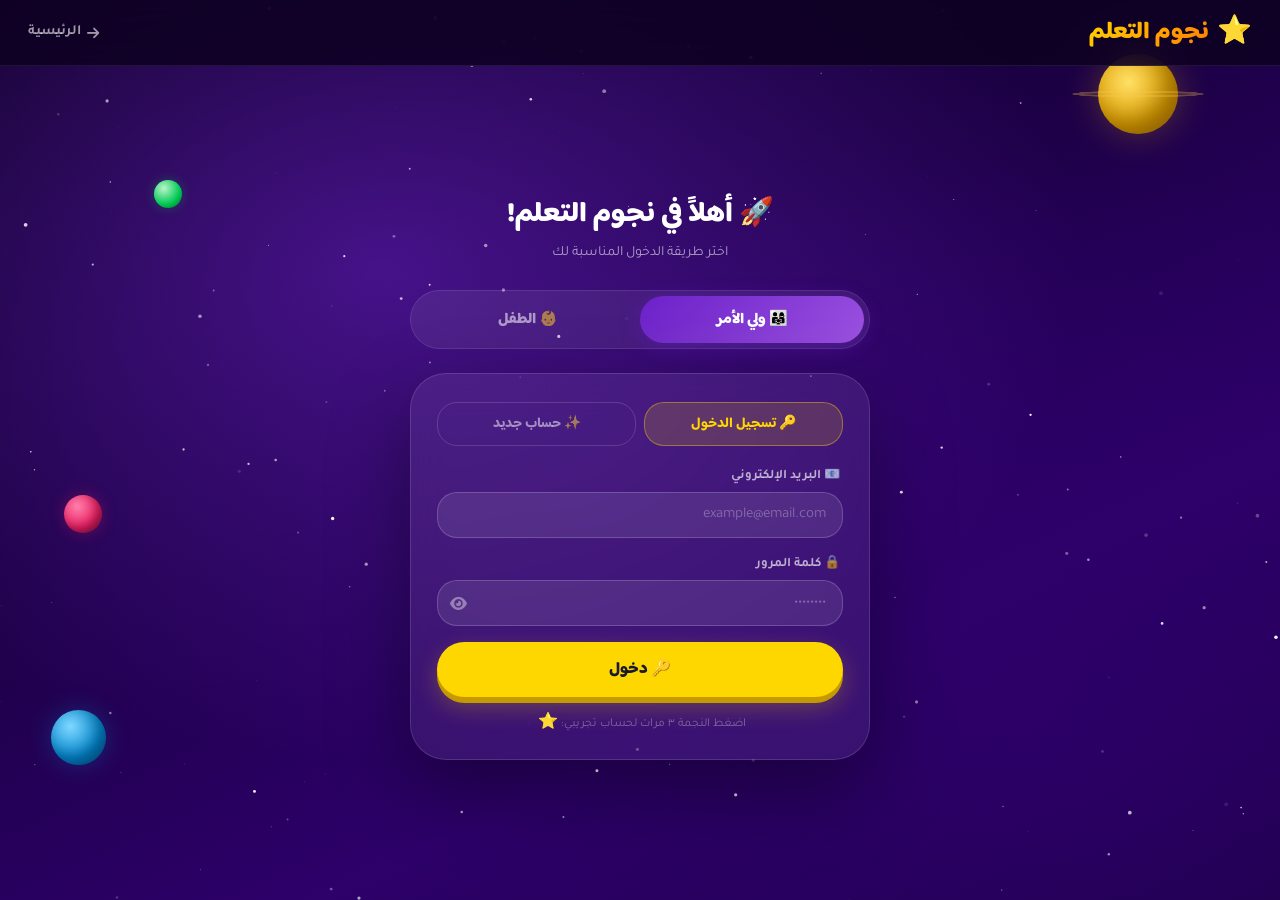
<file: dashboard.html>
<!DOCTYPE html>
<html lang="ar" dir="rtl">
<head>
<meta charset="UTF-8"><meta name="viewport" content="width=device-width,initial-scale=1.0">
<title>نجوم التعلم — عالم الطفل 🚀</title>
<link href="https://fonts.googleapis.com/css2?family=Baloo+Bhaijaan+2:wght@400;600;700;800;900&family=Tajawal:wght@400;500;700;800&display=swap" rel="stylesheet">
<link rel="stylesheet" href="https://cdnjs.cloudflare.com/ajax/libs/font-awesome/6.4.0/css/all.min.css">
<style>
:root{
  --space-darkest:#0d0022;--space-dark:#1a0040;--space-mid:#2d006a;--space-bright:#6b21c8;
  --yellow:#FFD700;--orange:#FF7A00;--pink:#FF3D8E;--cyan:#00D4FF;
  --green:#00E676;--mint:#1DE9B6;--red:#FF4757;--indigo:#5352ED;--purple:#A855F7;
  --white:#fff;
  --r-full:9999px;--r-xl:32px;--r-lg:24px;--r:18px;
}
*,*::before,*::after{margin:0;padding:0;box-sizing:border-box;}
body{font-family:'Tajawal',sans-serif;background:var(--space-dark);color:#fff;min-height:100vh;overflow-x:hidden;}
.space-bg{position:fixed;inset:0;z-index:0;pointer-events:none;
  background:radial-gradient(ellipse at 20% 20%,rgba(107,33,200,.5) 0%,transparent 55%),
             radial-gradient(ellipse at 85% 80%,rgba(45,0,106,.8) 0%,transparent 55%),
             linear-gradient(155deg,#0d0022 0%,#1a0040 35%,#2d006a 70%,#1a0040 100%);}
#starsCanvas{position:fixed;inset:0;z-index:1;pointer-events:none;}
.planet{position:fixed;border-radius:50%;pointer-events:none;z-index:1;animation:pfloat var(--pf,12s) ease-in-out infinite var(--pd,0s);}
@keyframes pfloat{0%,100%{transform:translateY(0)rotate(0)}50%{transform:translateY(-16px)rotate(5deg)}}
.p1{width:80px;height:80px;top:5%;left:-15px;background:radial-gradient(circle at 38% 35%,#ffe066,#e0a000 60%,#c47a00);box-shadow:0 0 35px rgba(255,200,0,.2),inset -12px -12px 24px rgba(0,0,0,.3);--pf:14s;}
.p1::before{content:'';position:absolute;width:165%;height:28%;top:36%;left:-32%;border-radius:50%;border:9px solid rgba(255,200,80,.28);transform:rotateX(74deg);}
.p2{width:55px;height:55px;bottom:18%;right:-10px;background:radial-gradient(circle at 35% 30%,#80d8ff,#0288d1 60%,#01579b);box-shadow:0 0 22px rgba(2,136,209,.25);--pf:10s;--pd:-4s;}
.p3{width:36px;height:36px;top:45%;right:3%;background:radial-gradient(circle at 35% 30%,#ff80ab,#e91e63 60%,#880e4f);box-shadow:0 0 14px rgba(233,30,99,.25);--pf:8s;--pd:-7s;}
.p4{width:24px;height:24px;top:72%;left:8%;background:radial-gradient(circle at 35% 30%,#b9f6ca,#00c853 60%,#00691c);box-shadow:0 0 10px rgba(0,200,83,.25);--pf:6s;--pd:-2s;}

/* HEADER */
.header{position:sticky;top:0;z-index:100;backdrop-filter:blur(20px);background:rgba(13,0,34,.88);
  border-bottom:1px solid rgba(255,255,255,.08);padding:0 16px;height:66px;display:flex;align-items:center;gap:12px;}
.header-logo{font-family:'Baloo Bhaijaan 2',cursive;font-size:18px;font-weight:900;display:flex;align-items:center;gap:7px;text-decoration:none;}
.logo-spin{font-size:22px;animation:spin-s 8s linear infinite;display:inline-block;}
@keyframes spin-s{to{transform:rotate(360deg)}}
.logo-txt{background:linear-gradient(135deg,#FFD700,#FF7A00);-webkit-background-clip:text;-webkit-text-fill-color:transparent;background-clip:text;}
.hdr-avatar{position:relative;flex-shrink:0;}
.hdr-av-box{width:46px;height:46px;border-radius:15px;background:linear-gradient(135deg,var(--yellow),var(--orange));
  display:flex;align-items:center;justify-content:center;font-size:24px;box-shadow:0 4px 12px rgba(255,215,0,.3);animation:av-bob 3s ease-in-out infinite;}
@keyframes av-bob{0%,100%{transform:translateY(0)rotate(-3deg)}50%{transform:translateY(-4px)rotate(3deg)}}
.hdr-lvl{position:absolute;bottom:-5px;right:-5px;width:20px;height:20px;border-radius:50%;
  background:var(--purple);color:#fff;font-family:'Baloo Bhaijaan 2',cursive;font-size:10px;font-weight:800;
  display:flex;align-items:center;justify-content:center;border:2px solid #1a0040;}
.hdr-info{flex:1;min-width:0;}
.hdr-name{font-family:'Baloo Bhaijaan 2',cursive;font-size:16px;font-weight:900;white-space:nowrap;overflow:hidden;text-overflow:ellipsis;}
.hdr-sub{font-size:11px;color:rgba(255,255,255,.5);margin-top:1px;}
.stars-pill{background:rgba(255,215,0,.15);border:1.5px solid rgba(255,215,0,.35);border-radius:var(--r-full);
  padding:6px 14px;font-family:'Baloo Bhaijaan 2',cursive;font-size:15px;font-weight:900;color:var(--yellow);
  box-shadow:0 0 15px rgba(255,215,0,.1);white-space:nowrap;animation:pill-glow 3s ease-in-out infinite;cursor:pointer;}
@keyframes pill-glow{0%,100%{box-shadow:0 0 10px rgba(255,215,0,.1)}50%{box-shadow:0 0 20px rgba(255,215,0,.25)}}
.btn-exit{width:36px;height:36px;border-radius:11px;background:rgba(255,71,87,.15);
  border:1px solid rgba(255,71,87,.3);color:#ff8091;cursor:pointer;font-size:14px;
  display:flex;align-items:center;justify-content:center;transition:all .2s;}
.btn-exit:hover{background:rgba(255,71,87,.3);}
.level-badge{display:flex;align-items:center;gap:6px;background:rgba(168,85,247,.15);
  border:1px solid rgba(168,85,247,.3);border-radius:var(--r-full);padding:4px 12px;
  font-family:'Baloo Bhaijaan 2',cursive;font-size:12px;font-weight:800;color:var(--purple);
  cursor:pointer;transition:all .3s;}
.level-badge:hover{background:rgba(168,85,247,.25);transform:scale(1.05);}
.level-icon{font-size:16px;}

/* BOTTOM NAV */
.bottom-nav{position:fixed;bottom:0;left:0;right:0;z-index:100;backdrop-filter:blur(20px);
  background:rgba(13,0,34,.92);border-top:1px solid rgba(255,255,255,.08);
  border-radius:24px 24px 0 0;display:flex;padding:10px 8px calc(10px + env(safe-area-inset-bottom));gap:4px;}
.nav-btn{flex:1;border:none;background:transparent;display:flex;flex-direction:column;
  align-items:center;justify-content:center;gap:3px;padding:8px 4px;border-radius:16px;
  cursor:pointer;transition:all .3s;}
.nav-icon{font-size:24px;transition:transform .3s cubic-bezier(.34,1.56,.64,1);}
.nav-lbl{font-family:'Baloo Bhaijaan 2',cursive;font-size:11px;font-weight:700;
  color:rgba(255,255,255,.35);transition:color .3s;}
.nav-btn.active .nav-icon{transform:translateY(-4px)scale(1.15);}
.nav-btn[data-t="home"].active{background:rgba(255,215,0,.12);}
.nav-btn[data-t="home"].active .nav-lbl{color:var(--yellow);}
.nav-btn[data-t="quiz"].active{background:rgba(255,61,142,.12);}
.nav-btn[data-t="quiz"].active .nav-lbl{color:var(--pink);}
.nav-btn[data-t="cert"].active{background:rgba(0,230,118,.12);}
.nav-btn[data-t="cert"].active .nav-lbl{color:var(--green);}
.nav-btn[data-t="sky"].active{background:rgba(155,81,224,.12);}
.nav-btn[data-t="sky"].active .nav-lbl{color:var(--purple);}

/* PAGES */
.pages{position:relative;z-index:2;padding:16px 14px 100px;}
.page{display:none;animation:pp .4s cubic-bezier(.34,1.56,.64,1);}
.page.active{display:block;}
@keyframes pp{from{opacity:0;transform:scale(.97)translateY(10px)}to{opacity:1;transform:scale(1)translateY(0)}}

/* HOME HERO */
.hero-wrap{background:linear-gradient(135deg,rgba(107,33,200,.8) 0%,rgba(45,0,106,.9) 100%);
  border:1.5px solid rgba(255,255,255,.12);border-radius:var(--r-xl);padding:22px 20px 0;
  margin-bottom:20px;display:flex;align-items:flex-end;gap:10px;overflow:hidden;position:relative;
  box-shadow:0 0 60px rgba(107,33,200,.4);}
.hero-wrap::before{content:'';position:absolute;inset:0;background:radial-gradient(ellipse at 50% 0%,rgba(255,215,0,.12) 0%,transparent 60%);}
.hero-text{flex:1;padding-bottom:20px;position:relative;z-index:1;}
.hero-badge{display:inline-block;background:rgba(255,215,0,.2);border:1px solid rgba(255,215,0,.4);
  border-radius:var(--r-full);padding:4px 12px;font-size:12px;font-weight:700;color:var(--yellow);margin-bottom:8px;}
.hero-name{font-family:'Baloo Bhaijaan 2',cursive;font-size:21px;font-weight:900;line-height:1.2;}
.hero-sub{font-size:13px;color:rgba(255,255,255,.7);margin-top:6px;line-height:1.5;}
.hero-cta{display:inline-flex;align-items:center;gap:6px;margin-top:14px;background:var(--yellow);
  color:#1a1a2e;border:none;border-radius:var(--r-full);padding:10px 20px;
  font-family:'Baloo Bhaijaan 2',cursive;font-size:14px;font-weight:800;cursor:pointer;
  box-shadow:0 5px 0 #c49a00;transition:all .2s;}
.hero-cta:hover{transform:translateY(-2px);}
.hero-char{font-size:clamp(80px,15vw,110px);flex-shrink:0;animation:char-float 4s ease-in-out infinite;
  filter:drop-shadow(0 10px 20px rgba(0,0,0,.3));position:relative;z-index:1;
  align-self:flex-end;margin-bottom:-4px;line-height:1;}
@keyframes char-float{0%,100%{transform:rotate(-4deg)translateY(0)}50%{transform:rotate(4deg)translateY(-14px)}}
.hero-orbits{position:absolute;top:12px;left:14px;display:flex;gap:7px;z-index:1;}
.ho-dot{width:9px;height:9px;border-radius:50%;animation:ho-pulse 2s ease-in-out infinite;}
.ho-y{background:var(--yellow);animation-delay:0s;}.ho-p{background:var(--pink);animation-delay:-.4s;}.ho-c{background:var(--cyan);animation-delay:-.8s;}
@keyframes ho-pulse{0%,100%{transform:scale(1);opacity:.7}50%{transform:scale(1.4);opacity:1}}
.hero-xp-bar{position:absolute;bottom:0;left:0;right:0;height:4px;background:rgba(255,255,255,.1);}
.hero-xp-fill{height:100%;background:var(--yellow);box-shadow:0 0 8px rgba(255,215,0,.5);transition:width 1s ease;}

/* Level Progress */
.level-section{background:linear-gradient(135deg,rgba(168,85,247,.2),rgba(107,33,200,.3));
  border:1.5px solid rgba(168,85,247,.3);border-radius:var(--r-xl);padding:16px;
  margin-bottom:20px;display:flex;align-items:center;gap:14px;}
.level-display{flex:1;}
.level-title{font-family:'Baloo Bhaijaan 2',cursive;font-size:14px;font-weight:800;color:var(--purple);margin-bottom:4px;}
.level-name{font-family:'Baloo Bhaijaan 2',cursive;font-size:18px;font-weight:900;color:#fff;}
.level-bar{height:8px;background:rgba(255,255,255,.15);border-radius:4px;overflow:hidden;margin:8px 0;}
.level-fill{height:100%;background:linear-gradient(90deg,var(--purple),var(--cyan));border-radius:4px;transition:width .5s ease;}
.level-points{font-size:11px;color:rgba(255,255,255,.6);}
.level-icon-large{font-size:42px;animation:char-float 3s ease-in-out infinite;}

/* Activity Cards */
.section-head{display:flex;align-items:center;gap:10px;margin:20px 0 14px;}
.sh-emoji{font-size:24px;animation:se-float 4s ease-in-out infinite;}
@keyframes se-float{0%,100%{transform:translateY(0)}50%{transform:translateY(-6px)}}
.sh-title{font-family:'Baloo Bhaijaan 2',cursive;font-size:19px;font-weight:900;}
.sh-badge{background:rgba(255,215,0,.15);border:1px solid rgba(255,215,0,.3);
  border-radius:var(--r-full);padding:2px 10px;font-size:11px;font-weight:800;color:var(--yellow);}
.cards-grid{display:grid;grid-template-columns:repeat(2,1fr);gap:13px;}
@media(min-width:500px){.cards-grid{grid-template-columns:repeat(3,1fr);}}
.act-card{border-radius:var(--r-xl);padding:18px 14px 14px;cursor:pointer;position:relative;overflow:hidden;
  display:flex;flex-direction:column;gap:7px;min-height:148px;border:none;
  box-shadow:0 7px 0 var(--ac-shadow),0 14px 28px rgba(0,0,0,.15);
  transition:all .25s cubic-bezier(.34,1.56,.64,1);}
.act-card:hover{transform:translateY(-6px) scale(1.02);}
.act-card:active{transform:translateY(-2px) scale(.99);}
.ac-arabic{background:linear-gradient(145deg,#FF6B9D,#FF3D8E);--ac-shadow:rgba(255,61,142,.4);}
.ac-english{background:linear-gradient(145deg,#1E90FF,#5352ED);--ac-shadow:rgba(30,144,255,.4);}
.ac-math{background:linear-gradient(145deg,#FFD700,#FF7A00);--ac-shadow:rgba(255,127,0,.4);}
.ac-drawing{background:linear-gradient(145deg,#00E676,#1DE9B6);--ac-shadow:rgba(0,230,118,.4);}
.ac-stories{background:linear-gradient(145deg,#A855F7,#6b21c8);--ac-shadow:rgba(168,85,247,.4);}
.ac-games{background:linear-gradient(145deg,#00D4FF,#1E90FF);--ac-shadow:rgba(0,212,255,.4);}
.ac-deco1,.ac-deco2{position:absolute;border-radius:50%;background:rgba(255,255,255,.08);pointer-events:none;}
.ac-deco1{width:80px;height:80px;top:-20px;left:-20px;}.ac-deco2{width:50px;height:50px;bottom:6px;right:-12px;}
.ac-sticker{position:absolute;top:-1px;left:-1px;background:rgba(255,255,255,.25);backdrop-filter:blur(6px);
  border-radius:var(--r-full);padding:2px 9px;font-size:10px;font-weight:800;color:#fff;border:1px solid rgba(255,255,255,.3);}
.ac-icon{font-size:44px;filter:drop-shadow(0 4px 8px rgba(0,0,0,.25));
  animation:ac-float 3.5s ease-in-out infinite var(--aic,0s);line-height:1;}
@keyframes ac-float{0%,100%{transform:translateY(0)rotate(-5deg)}50%{transform:translateY(-7px)rotate(5deg)}}
.ac-name{font-family:'Baloo Bhaijaan 2',cursive;font-size:14px;font-weight:900;color:#fff;
  text-shadow:0 1px 4px rgba(0,0,0,.2);line-height:1.2;}
.ac-sub{font-size:11px;color:rgba(255,255,255,.75);}
.ac-dots{display:flex;gap:4px;margin-top:auto;}
.ac-dot{width:6px;height:6px;border-radius:50%;background:rgba(255,255,255,.3);}
.ac-dot.on{background:#fff;box-shadow:0 0 5px rgba(255,255,255,.7);}

/* Activity Panel */
.act-panel{display:none;animation:pp .4s ease;}.act-panel.open{display:block;}
.act-topbar{display:flex;align-items:center;gap:12px;margin-bottom:16px;}
.btn-back{width:42px;height:42px;border-radius:13px;background:rgba(255,255,255,.08);
  border:1px solid rgba(255,255,255,.15);font-size:17px;color:rgba(255,255,255,.7);
  cursor:pointer;display:flex;align-items:center;justify-content:center;transition:all .2s;}
.btn-back:hover{background:rgba(255,255,255,.15);color:#fff;}
.act-panel-title{font-family:'Baloo Bhaijaan 2',cursive;font-size:19px;font-weight:900;flex:1;}
.act-progress-pill{background:rgba(255,255,255,.1);border:1px solid rgba(255,255,255,.2);
  border-radius:var(--r-full);padding:5px 13px;font-family:'Baloo Bhaijaan 2',cursive;font-size:13px;font-weight:800;}
.letter-card{background:rgba(255,255,255,.07);border:1.5px solid rgba(255,255,255,.12);
  border-radius:var(--r-xl);padding:24px 18px;margin-bottom:14px;text-align:center;
  position:relative;overflow:hidden;box-shadow:0 0 40px rgba(107,33,200,.2);}
.lc-glow{position:absolute;inset:0;background:radial-gradient(ellipse at 50% 30%,var(--lc-g,rgba(255,215,0,.1)) 0%,transparent 65%);pointer-events:none;}
.letter-big{font-family:'Baloo Bhaijaan 2',cursive;font-size:110px;font-weight:900;line-height:1;
  color:var(--lc,#FFD700);text-shadow:0 0 50px var(--lc,#FFD700)55,0 6px 0 rgba(0,0,0,.2);
  animation:lb-anim 2.5s ease-in-out infinite;position:relative;z-index:1;}
@keyframes lb-anim{0%,100%{transform:scale(1)rotate(-3deg)}50%{transform:scale(1.06)rotate(3deg)}}
.letter-name-pill{display:inline-block;background:var(--lc,#FFD700);color:#1a1a2e;
  border-radius:var(--r-full);padding:5px 18px;font-family:'Baloo Bhaijaan 2',cursive;
  font-size:17px;font-weight:800;box-shadow:0 4px 0 rgba(0,0,0,.2);position:relative;z-index:1;}
.letter-forms{display:flex;gap:8px;justify-content:center;flex-wrap:wrap;margin:14px 0;position:relative;z-index:1;}
.lf-item{background:rgba(255,255,255,.07);border:1.5px solid rgba(255,255,255,.12);
  border-radius:14px;padding:9px 12px;text-align:center;min-width:58px;transition:all .3s;}
.lf-item:hover{background:rgba(255,215,0,.1);border-color:rgba(255,215,0,.3);transform:translateY(-2px);}
.lf-lbl{font-size:10px;color:rgba(255,255,255,.45);display:block;margin-bottom:3px;}
.lf-char{font-family:'Baloo Bhaijaan 2',cursive;font-size:26px;font-weight:800;color:var(--lc,#FFD700);}
.example-row{display:flex;align-items:center;gap:14px;background:rgba(255,215,0,.08);
  border:1.5px solid rgba(255,215,0,.2);border-radius:20px;padding:14px 16px;margin:12px 0;position:relative;z-index:1;}
.ex-icon{font-size:50px;animation:se-float 3s ease-in-out infinite;flex-shrink:0;}
.ex-word{font-family:'Baloo Bhaijaan 2',cursive;font-size:22px;font-weight:900;}
.ex-mean{font-size:13px;color:rgba(255,255,255,.55);margin-top:2px;}
.tip-box{background:rgba(255,255,255,.05);border:1.5px dashed rgba(255,255,255,.15);
  border-radius:14px;padding:11px 15px;font-size:13px;color:rgba(255,255,255,.65);
  line-height:1.6;position:relative;z-index:1;}
.letter-actions{display:flex;gap:10px;flex-wrap:wrap;justify-content:center;margin-top:14px;position:relative;z-index:1;}
.la-btn{display:flex;align-items:center;gap:7px;border:none;border-radius:var(--r-full);
  padding:11px 22px;font-family:'Baloo Bhaijaan 2',cursive;font-size:14px;font-weight:800;
  cursor:pointer;box-shadow:0 5px 0 rgba(0,0,0,.2);transition:all .2s cubic-bezier(.34,1.56,.64,1);}
.la-btn:hover{transform:translateY(-3px);}
.la-listen{background:linear-gradient(135deg,var(--indigo),var(--purple));color:#fff;}
.la-done{background:linear-gradient(135deg,var(--green),var(--mint));color:#0a0a1e;}
.la-done:disabled{opacity:.4;pointer-events:none;}
.dots-nav{display:flex;justify-content:center;gap:7px;margin:12px 0;flex-wrap:wrap;}
.dn-dot{width:10px;height:10px;border-radius:50%;background:rgba(255,255,255,.2);cursor:pointer;transition:all .3s;}
.dn-dot.done{background:var(--green);box-shadow:0 0 7px var(--green);}
.dn-dot.cur{width:26px;border-radius:5px;background:var(--yellow);box-shadow:0 0 8px rgba(255,215,0,.5);}
.letter-arrows{display:flex;gap:10px;justify-content:center;}
.larr{flex:1;max-width:140px;padding:12px;border:none;border-radius:var(--r-full);
  font-family:'Baloo Bhaijaan 2',cursive;font-size:14px;font-weight:800;cursor:pointer;
  display:flex;align-items:center;justify-content:center;gap:7px;
  box-shadow:0 5px 0 rgba(0,0,0,.15);transition:all .2s cubic-bezier(.34,1.56,.64,1);}
.larr:hover{transform:translateY(-2px);}
.larr-prev{background:rgba(255,255,255,.1);color:rgba(255,255,255,.7);border:1px solid rgba(255,255,255,.15);}
.larr-next{background:linear-gradient(135deg,var(--cyan),var(--indigo));color:#fff;}

/* Quiz */
.quiz-hero{background:linear-gradient(135deg,rgba(83,82,237,.7),rgba(168,85,247,.6));
  border:1.5px solid rgba(255,255,255,.12);border-radius:var(--r-xl);padding:22px 20px;
  margin-bottom:20px;text-align:center;box-shadow:0 0 50px rgba(83,82,237,.3);position:relative;overflow:hidden;}
.qh-icon{font-size:60px;display:block;margin-bottom:8px;animation:char-float 4s ease-in-out infinite;}
.qh-title{font-family:'Baloo Bhaijaan 2',cursive;font-size:21px;font-weight:900;}
.qh-sub{font-size:13px;color:rgba(255,255,255,.65);margin-top:5px;}
.qh-deco1{position:absolute;top:-10px;right:-10px;font-size:50px;opacity:.12;}
.qh-deco2{position:absolute;bottom:-8px;left:-8px;font-size:44px;opacity:.12;}
.quiz-cats{display:grid;grid-template-columns:repeat(2,1fr);gap:12px;}
.qcat{background:rgba(255,255,255,.07);border:1.5px solid rgba(255,255,255,.1);
  border-radius:var(--r-xl);padding:18px 14px;text-align:center;cursor:pointer;
  transition:all .3s cubic-bezier(.34,1.56,.64,1);position:relative;overflow:hidden;}
.qcat:hover{transform:translateY(-5px);border-color:var(--qc-col);}
.qcat::before{content:'';position:absolute;inset:0;background:var(--qc-bg);opacity:.08;}
.qc-pink{--qc-bg:linear-gradient(135deg,#FF6B9D,#FF3D8E);--qc-col:#FF3D8E;}
.qc-blue{--qc-bg:linear-gradient(135deg,#1E90FF,#5352ED);--qc-col:#1E90FF;}
.qc-yellow{--qc-bg:linear-gradient(135deg,#FFD700,#FF7A00);--qc-col:#FFD700;}
.qc-green{--qc-bg:linear-gradient(135deg,#00E676,#1DE9B6);--qc-col:#00E676;}
.qcat-icon{font-size:44px;display:block;margin-bottom:8px;animation:se-float 4s ease-in-out infinite var(--qd,0s);}
.qcat-name{font-family:'Baloo Bhaijaan 2',cursive;font-size:15px;font-weight:900;}
.qcat-info{font-size:11px;color:rgba(255,255,255,.5);margin-top:3px;}
.qcat-reward{font-size:12px;color:var(--yellow);font-weight:800;margin-top:4px;}
#quizActive{display:none;}#quizActive.open{display:block;animation:pp .4s ease;}
.quiz-pbar-row{display:flex;align-items:center;gap:10px;margin-bottom:18px;}
.quiz-back{width:40px;height:40px;border-radius:12px;background:rgba(255,255,255,.08);
  border:1px solid rgba(255,255,255,.15);color:rgba(255,255,255,.7);cursor:pointer;
  font-size:15px;display:flex;align-items:center;justify-content:center;flex-shrink:0;transition:all .2s;}
.quiz-back:hover{background:rgba(255,255,255,.15);}
.qpbar{flex:1;height:9px;background:rgba(255,255,255,.1);border-radius:5px;overflow:hidden;}
.qpfill{height:100%;border-radius:5px;background:linear-gradient(90deg,var(--pink),var(--purple));
  box-shadow:0 0 8px rgba(255,61,142,.4);transition:width .5s ease;}
.qnum{font-family:'Baloo Bhaijaan 2',cursive;font-size:13px;font-weight:800;color:rgba(255,255,255,.6);white-space:nowrap;}
.question-card{background:rgba(255,255,255,.07);border:1.5px solid rgba(255,255,255,.1);
  border-radius:var(--r-xl);padding:26px 18px;text-align:center;margin-bottom:16px;position:relative;overflow:hidden;}
.qcard-deco1{position:absolute;top:-8px;right:-8px;font-size:54px;opacity:.07;}
.qcard-deco2{position:absolute;bottom:-6px;left:-6px;font-size:44px;opacity:.07;}
.q-emoji{font-size:76px;display:block;margin-bottom:10px;animation:se-float 3s ease-in-out infinite;}
.q-text{font-family:'Baloo Bhaijaan 2',cursive;font-size:19px;font-weight:900;}
.q-sub{font-size:13px;color:rgba(255,255,255,.5);margin-top:5px;}
.answers-grid{display:grid;grid-template-columns:repeat(2,1fr);gap:11px;}
.ans-btn{background:rgba(255,255,255,.08);border:2.5px solid rgba(255,255,255,.15);
  border-radius:18px;padding:15px 10px;font-family:'Baloo Bhaijaan 2',cursive;
  font-size:18px;font-weight:800;color:#fff;cursor:pointer;text-align:center;
  box-shadow:0 5px 0 rgba(0,0,0,.2);transition:all .2s cubic-bezier(.34,1.56,.64,1);}
.ans-btn:hover:not(:disabled){transform:translateY(-4px);border-color:var(--yellow);background:rgba(255,215,0,.1);}
.ans-btn.correct{background:rgba(0,230,118,.15);border-color:var(--green);animation:cor-pop .4s ease;}
.ans-btn.wrong{background:rgba(255,71,87,.15);border-color:var(--red);animation:wrg-shk .4s ease;}
@keyframes cor-pop{0%,100%{transform:translateY(-4px)scale(1)}50%{transform:translateY(-8px)scale(1.06)}}
@keyframes wrg-shk{0%,100%{transform:translateX(0)}25%,75%{transform:translateX(-6px)}50%{transform:translateX(6px)}}
.quiz-result{display:none;background:rgba(255,255,255,.07);border:1.5px solid rgba(255,255,255,.1);
  border-radius:var(--r-xl);padding:32px 20px;text-align:center;animation:pp .5s ease;}
.quiz-result.open{display:block;}
.res-emoji{font-size:88px;display:block;margin-bottom:12px;animation:char-float 1.5s ease-in-out infinite;}
.res-title{font-family:'Baloo Bhaijaan 2',cursive;font-size:28px;font-weight:900;}
.res-score{font-size:15px;color:rgba(255,255,255,.6);margin:8px 0;}
.res-stars{font-size:32px;letter-spacing:5px;margin:14px 0;}
.res-earned{font-family:'Baloo Bhaijaan 2',cursive;font-size:18px;font-weight:900;color:var(--yellow);margin-bottom:20px;}
.btn-again{background:linear-gradient(135deg,var(--indigo),var(--purple));color:#fff;
  border:none;border-radius:var(--r-full);padding:14px 36px;
  font-family:'Baloo Bhaijaan 2',cursive;font-size:17px;font-weight:800;cursor:pointer;
  box-shadow:0 6px 0 rgba(83,82,237,.4);transition:all .2s;}
.btn-again:hover{transform:translateY(-3px);}

/* Certificates Page */
.cert-hero{background:linear-gradient(135deg,rgba(0,230,118,.7),rgba(29,233,182,.6));
  border:1.5px solid rgba(255,255,255,.12);border-radius:var(--r-xl);padding:22px 20px;
  margin-bottom:20px;text-align:center;box-shadow:0 0 50px rgba(0,230,118,.3);position:relative;overflow:hidden;}
.ch-icon{font-size:60px;display:block;margin-bottom:8px;animation:char-float 4s ease-in-out infinite;}
.ch-title{font-family:'Baloo Bhaijaan 2',cursive;font-size:21px;font-weight:900;}
.ch-sub{font-size:13px;color:rgba(255,255,255,.65);margin-top:5px;}
.ch-deco1{position:absolute;top:-10px;right:-10px;font-size:50px;opacity:.12;}
.ch-deco2{position:absolute;bottom:-8px;left:-8px;font-size:44px;opacity:.12;}
.cert-grid{display:grid;grid-template-columns:repeat(auto-fill,minmax(280px,1fr));gap:16px;}
.cert-card{background:rgba(255,255,255,.06);border:2px solid rgba(255,255,255,.1);
  border-radius:var(--r-xl);overflow:hidden;transition:all .3s;cursor:pointer;}
.cert-card:hover{transform:translateY(-5px);border-color:var(--green);box-shadow:0 10px 30px rgba(0,230,118,.2);}
.cert-card.locked{opacity:.5;cursor:not-allowed;filter:grayscale(.8);}
.cert-card.locked:hover{transform:none;border-color:rgba(255,255,255,.1);}
.cert-thumb{height:160px;background:linear-gradient(135deg,var(--cert-grad));
  display:flex;align-items:center;justify-content:center;position:relative;overflow:hidden;}
.cert-thumb::before{content:'';position:absolute;inset:0;background:radial-gradient(circle at 30% 50%,rgba(255,255,255,.2) 0%,transparent 50%);}
.cert-icon-large{font-size:64px;z-index:1;animation:char-float 3s ease-in-out infinite;}
.cert-badge{position:absolute;top:10px;right:10px;background:rgba(255,255,255,.2);
  backdrop-filter:blur(10px);border-radius:var(--r-full);padding:4px 10px;
  font-size:11px;font-weight:700;z-index:1;}
.cert-body{padding:14px;}
.cert-name{font-family:'Baloo Bhaijaan 2',cursive;font-size:15px;font-weight:900;margin-bottom:4px;}
.cert-desc{font-size:11px;color:rgba(255,255,255,.5);line-height:1.5;}
.cert-status{display:flex;align-items:center;gap:8px;margin-top:10px;padding-top:10px;border-top:1px solid rgba(255,255,255,.1);}
.status-dot{width:8px;height:8px;border-radius:50%;}
.status-dot.earned{background:var(--green);box-shadow:0 0 8px var(--green);}
.status-dot.locked{background:rgba(255,255,255,.2);}
.status-text{font-size:11px;color:rgba(255,255,255,.6);}

/* Sky Page */
.cosmos-wrap{background:linear-gradient(180deg,#040614 0%,#0a0d1e 100%);
  border:1.5px solid rgba(255,255,255,.06);border-radius:var(--r-xl);
  padding:20px;margin-bottom:20px;position:relative;overflow:hidden;min-height:280px;
  box-shadow:0 0 60px rgba(0,0,10,.6);}
#skyCanvas{position:absolute;inset:0;border-radius:var(--r-xl);pointer-events:none;}
.milky-way{position:absolute;width:150%;height:60px;top:38%;left:-25%;
  background:linear-gradient(90deg,transparent,rgba(200,180,255,.04),transparent);
  transform:rotate(-10deg);filter:blur(10px);}
.cosmos-inner{position:relative;z-index:2;}
.sky-title{font-family:'Baloo Bhaijaan 2',cursive;font-size:18px;font-weight:900;
  text-align:center;margin-bottom:4px;text-shadow:0 0 20px rgba(155,81,224,.7);}
.sky-sub{text-align:center;font-size:12px;color:rgba(200,200,255,.4);margin-bottom:12px;}
.sky-pill-row{display:flex;justify-content:center;margin-bottom:16px;}
.sky-pill{background:rgba(255,215,0,.1);border:1px solid rgba(255,215,0,.25);
  border-radius:var(--r-full);padding:6px 20px;font-family:'Baloo Bhaijaan 2',cursive;
  font-size:15px;font-weight:900;color:var(--yellow);text-shadow:0 0 10px rgba(255,215,0,.5);
  display:flex;align-items:center;gap:7px;}
.sky-field{position:relative;height:190px;margin-bottom:6px;}
.earned-star{position:absolute;animation:es-twinkle var(--est,2s) ease-in-out infinite var(--esd,0s);
  color:var(--yellow);pointer-events:none;font-size:var(--esf,14px);}
@keyframes es-twinkle{0%,100%{opacity:.35;transform:scale(1)}50%{opacity:1;transform:scale(1.5)}}
.sky-planet{position:absolute;border-radius:50%;display:flex;align-items:center;justify-content:center;
  cursor:pointer;animation:pfloat var(--spf,11s) ease-in-out infinite var(--spd,0s);}
.sky-planet.locked{filter:grayscale(1)brightness(.3);animation:none;}
.sky-planet.locked::after{content:'🔒';position:absolute;font-size:13px;bottom:-2px;right:-2px;}
.sp-tooltip{position:absolute;bottom:calc(100%+8px);left:50%;transform:translateX(-50%);
  background:rgba(4,6,20,.96);border:1px solid rgba(255,255,255,.1);border-radius:10px;
  padding:7px 12px;font-size:11px;color:#fff;white-space:nowrap;
  opacity:0;pointer-events:none;transition:opacity .2s;z-index:10;font-family:'Baloo Bhaijaan 2',cursive;}
.sky-planet:hover .sp-tooltip{opacity:1;}
.rings-row{display:grid;grid-template-columns:repeat(3,1fr);gap:12px;margin-bottom:20px;}
.ring-card{background:rgba(255,255,255,.06);border:1.5px solid rgba(255,255,255,.1);
  border-radius:var(--r-xl);padding:16px 10px;text-align:center;transition:all .3s;}
.ring-card:hover{background:rgba(255,255,255,.1);transform:translateY(-3px);}
.rw{position:relative;width:72px;height:72px;margin:0 auto 8px;}
.rsvg{width:100%;height:100%;transform:rotate(-90deg);}
.rtrack{fill:none;stroke:rgba(255,255,255,.08);}
.rfill{fill:none;stroke-linecap:round;transition:stroke-dashoffset 1.2s ease;}
.rcenter{position:absolute;inset:0;display:flex;flex-direction:column;align-items:center;justify-content:center;}
.rpct{font-family:'Baloo Bhaijaan 2',cursive;font-size:15px;font-weight:900;}
.rlbl2{font-size:8px;color:rgba(255,255,255,.35);}
.rc-icon{font-size:20px;margin-bottom:3px;}
.rc-name{font-family:'Baloo Bhaijaan 2',cursive;font-size:12px;font-weight:800;}
.rc-nums{font-size:10px;color:rgba(255,255,255,.4);margin-top:2px;}
.ach-title{font-family:'Baloo Bhaijaan 2',cursive;font-size:18px;font-weight:900;
  display:flex;align-items:center;gap:8px;margin-bottom:12px;}
.ach-list{display:flex;flex-direction:column;gap:10px;}
.ach-item{background:rgba(255,255,255,.06);border:1.5px solid rgba(255,255,255,.1);
  border-radius:var(--r-xl);padding:14px 16px;display:flex;align-items:center;gap:13px;transition:all .3s;}
.ach-item.done{border-color:var(--ai-col,var(--yellow));}
.ach-item.done:hover{transform:translateX(-3px);}
.ach-item.locked{opacity:.45;}
.ach-icon{font-size:36px;flex-shrink:0;}
.ach-body{flex:1;min-width:0;}
.ach-name{font-family:'Baloo Bhaijaan 2',cursive;font-size:14px;font-weight:900;}
.ach-desc{font-size:12px;color:rgba(255,255,255,.5);margin-top:2px;}
.ach-prog{height:5px;background:rgba(255,255,255,.1);border-radius:3px;margin-top:6px;}
.ach-prog-fill{height:100%;border-radius:3px;transition:width 1s ease;}
.ach-prog-txt{font-size:10px;color:rgba(255,255,255,.35);margin-top:2px;}
.ach-badge{border-radius:var(--r-full);padding:4px 10px;flex-shrink:0;
  font-family:'Baloo Bhaijaan 2',cursive;font-size:11px;font-weight:800;}
.ach-badge.done{background:rgba(0,230,118,.15);color:var(--green);}
.ach-badge.locked{background:rgba(255,255,255,.08);color:rgba(255,255,255,.4);}

/* Leaderboard */
.leaderboard-section{background:linear-gradient(135deg,rgba(83,82,237,.2),rgba(168,85,247,.2));
  border:1.5px solid rgba(83,82,237,.3);border-radius:var(--r-xl);padding:16px;margin-bottom:20px;}
.lb-header{display:flex;align-items:center;justify-content:space-between;margin-bottom:12px;}
.lb-title{font-family:'Baloo Bhaijaan 2',cursive;font-size:16px;font-weight:900;display:flex;align-items:center;gap:8px;}
.lb-toggle{display:flex;gap:4px;background:rgba(255,255,255,.1);border-radius:var(--r-full);padding:3px;}
.lb-toggle-btn{padding:4px 12px;border:none;background:transparent;border-radius:var(--r-full);
  font-family:'Baloo Bhaijaan 2',cursive;font-size:11px;font-weight:700;color:rgba(255,255,255,.5);
  cursor:pointer;transition:all .2s;}
.lb-toggle-btn.active{background:var(--yellow);color:#1a1a2e;}
.lb-list{display:flex;flex-direction:column;gap:8px;}
.lb-item{display:flex;align-items:center;gap:10px;padding:10px 14px;
  background:rgba(255,255,255,.06);border-radius:12px;transition:all .2s;}
.lb-item:hover{background:rgba(255,255,255,.1);}
.lb-item.current{border:2px solid var(--yellow);background:rgba(255,215,0,.1);}
.lb-rank{width:28px;height:28px;border-radius:50%;display:flex;align-items:center;justify-content:center;
  font-family:'Baloo Bhaijaan 2',cursive;font-size:13px;font-weight:900;}
.lb-rank.gold{background:linear-gradient(135deg,#FFD700,#FFA500);color:#1a1a2e;}
.lb-rank.silver{background:linear-gradient(135deg,#C0C0C0,#A9A9A9);color:#1a1a2e;}
.lb-rank.bronze{background:linear-gradient(135deg,#CD7F32,#8B4513);color:#fff;}
.lb-rank.other{background:rgba(255,255,255,.15);color:rgba(255,255,255,.7);}
.lb-avatar{width:32px;height:32px;border-radius:8px;display:flex;align-items:center;justify-content:center;
  font-size:18px;background:rgba(255,255,255,.1);}
.lb-info{flex:1;}
.lb-name{font-family:'Baloo Bhaijaan 2',cursive;font-size:13px;font-weight:800;}
.lb-xp{font-size:11px;color:rgba(255,255,255,.5);}
.lb-score{font-family:'Baloo Bhaijaan 2',cursive;font-size:14px;font-weight:900;color:var(--yellow);}

/* Effects */
.earn-star-fx{position:fixed;font-size:28px;pointer-events:none;z-index:9000;animation:esf 1.8s ease-out forwards;}
@keyframes esf{0%{opacity:1;transform:translate(0,0)scale(1)}60%{opacity:1;transform:translate(var(--tx,0),var(--ty,-80px))scale(1.5)}100%{opacity:0;transform:translate(var(--tx2,0),var(--ty2,-160px))scale(.5)}}
.toast-bar{position:fixed;bottom:90px;left:50%;transform:translateX(-50%);
  background:linear-gradient(135deg,#1a0040,#2d006a);border:1.5px solid rgba(255,255,255,.15);
  border-radius:var(--r-full);padding:12px 26px;font-family:'Baloo Bhaijaan 2',cursive;
  font-size:14px;font-weight:800;color:#fff;box-shadow:0 12px 36px rgba(0,0,0,.4);
  white-space:nowrap;pointer-events:none;z-index:5000;
  animation:toast-in .35s ease,toast-out .35s ease 2.3s forwards;}
@keyframes toast-in{from{opacity:0;transform:translate(-50%,16px)}to{opacity:1;transform:translate(-50%,0)}}
@keyframes toast-out{to{opacity:0;transform:translate(-50%,-10px)}}
.confetti-p{position:fixed;border-radius:3px;pointer-events:none;z-index:9999;animation:cf-fall var(--cfd,3s) ease-out forwards;}
@keyframes cf-fall{0%{transform:translateY(-10px)rotate(0);opacity:1}100%{transform:translateY(100vh)rotate(720deg);opacity:0}}

/* Level Up Modal */
.level-up-modal{position:fixed;inset:0;z-index:10000;background:rgba(13,0,34,.95);
  display:flex;align-items:center;justify-content:center;padding:20px;animation:pp .3s ease;}
.level-up-content{background:linear-gradient(135deg,var(--space-mid),var(--space-bright));
  border:3px solid var(--yellow);border-radius:var(--r-xl);padding:30px;
  text-align:center;max-width:400px;width:100%;box-shadow:0 0 60px rgba(255,215,0,.4);}
.level-up-icon{font-size:72px;margin:10px 0;animation:char-float 2s ease-in-out infinite;}
.level-up-title{font-family:'Baloo Bhaijaan 2',cursive;font-size:24px;font-weight:900;color:var(--yellow);margin:10px 0;}
.level-up-name{font-size:28px;font-weight:900;margin:5px 0;}
.level-up-desc{font-size:14px;color:rgba(255,255,255,.7);margin:15px 0;}
.level-up-btn{background:var(--yellow);color:#1a1a2e;border:none;border-radius:var(--r-full);
  padding:12px 30px;font-family:'Baloo Bhaijaan 2',cursive;font-size:16px;font-weight:800;
  cursor:pointer;margin-top:10px;transition:all .2s;}
.level-up-btn:hover{transform:scale(1.05);}
</style>
</head>
<body>
<div class="space-bg"></div>
<canvas id="starsCanvas"></canvas>
<div class="planet p1"></div><div class="planet p2"></div>
<div class="planet p3"></div><div class="planet p4"></div>

<!-- HEADER -->
<header class="header">
  <a href="#" class="header-logo" onclick="event.preventDefault();"><span class="logo-spin">⭐</span><span class="logo-txt">نجوم</span></a>
  <div class="hdr-avatar">
    <div class="hdr-av-box" id="hAvBox">🦁</div>
    <div class="hdr-lvl" id="hLvl">1</div>
  </div>
  <div class="hdr-info">
    <div class="hdr-name" id="hName">نور</div>
    <div class="hdr-sub" id="hdrSub">استمر في التعلم! 🚀</div>
  </div>
  <div class="stars-pill" onclick="showLeaderboard()">⭐ <span id="hStars">0</span></div>
  <div class="level-badge" id="levelBadge" onclick="showLevelInfo()">
    <span class="level-icon" id="levelIcon">🔍</span>
    <span id="levelName">المكتشف</span>
  </div>
  <button class="btn-exit" onclick="doLogout()" title="خروج"><i class="fas fa-sign-out-alt"></i></button>
</header>

<!-- PAGES -->
<div class="pages">
  <!-- HOME -->
  <div class="page active" id="pg-home">
    <div class="hero-wrap">
      <div class="hero-orbits"><div class="ho-dot ho-y"></div><div class="ho-dot ho-p"></div><div class="ho-dot ho-c"></div></div>
      <div class="hero-text">
        <div class="hero-badge">🌌 مرحباً بك في مجرة التعلم!</div>
        <div class="hero-name" id="heroName">أهلاً يا نور! 👋</div>
        <div class="hero-sub">اختر درسك وابدأ رحلتك بين النجوم ✨</div>
        <button class="hero-cta" onclick="gotoTab('quiz')">🧠 اختبر نفسك!</button>
      </div>
      <div class="hero-char" id="heroChar">🧑‍🚀</div>
      <div class="hero-xp-bar"><div class="hero-xp-fill" id="heroXpFill" style="width:0%"></div></div>
    </div>
    <div class="level-section">
      <div class="level-icon-large" id="levelIconLarge">🔍</div>
      <div class="level-display">
        <div class="level-title">مستواك الحالي</div>
        <div class="level-name" id="levelNameLarge">المكتشف</div>
        <div class="level-bar"><div class="level-fill" id="levelFill" style="width:0%"></div></div>
        <div class="level-points" id="levelPoints">0 / 100 نقطة للمستوى التالي</div>
      </div>
    </div>
    <div class="act-panel" id="actPanel">
      <div class="act-topbar">
        <button class="btn-back" onclick="closeAct()"><i class="fas fa-arrow-right"></i></button>
        <div class="act-panel-title" id="actTitle">الحروف العربية</div>
        <div class="act-progress-pill" id="actPill">١ / ١٠</div>
      </div>
      <div class="letter-card" id="letterCard"></div>
      <div class="dots-nav" id="dotsNav"></div>
      <div class="letter-arrows">
        <button class="larr larr-prev" onclick="moveBy(-1)"><i class="fas fa-arrow-right"></i> السابق</button>
        <button class="larr larr-next" onclick="moveBy(1)">التالي <i class="fas fa-arrow-left"></i></button>
      </div>
    </div>
    <div id="homeGrid">
      <div class="section-head"><span class="sh-emoji">🎯</span><span class="sh-title">الأنشطة</span><span class="sh-badge">٦ أنشطة</span></div>
      <div class="cards-grid">
        <div class="act-card ac-arabic" onclick="openAct('arabic')">
          <div class="ac-deco1"></div><div class="ac-deco2"></div>
          <div class="ac-sticker" id="sk-ar">٠٪</div>
          <div class="ac-icon" style="--aic:0s">🔤</div>
          <div class="ac-name">الحروف العربية</div>
          <div class="ac-sub">٢٨ حرفاً</div>
          <div class="ac-dots" id="ad-ar"></div>
        </div>
        <div class="act-card ac-english" onclick="openAct('english')">
          <div class="ac-deco1"></div><div class="ac-deco2"></div>
          <div class="ac-sticker" id="sk-en">٠٪</div>
          <div class="ac-icon" style="--aic:-.5s">🔡</div>
          <div class="ac-name">الحروف الإنجليزية</div>
          <div class="ac-sub">A to Z</div>
          <div class="ac-dots" id="ad-en"></div>
        </div>
        <div class="act-card ac-math" onclick="location.href='activities/math.html'">
          <div class="ac-deco1"></div><div class="ac-deco2"></div>
          <div class="ac-icon" style="--aic:-1s">🔢</div>
          <div class="ac-name">الأرقام والحساب</div>
          <div class="ac-sub">جمع وطرح</div>
          <div class="ac-dots"></div>
        </div>
        <div class="act-card ac-drawing" onclick="location.href='activities/drawing.html'">
          <div class="ac-deco1"></div><div class="ac-deco2"></div>
          <div class="ac-icon" style="--aic:-1.5s">🎨</div>
          <div class="ac-name">الرسم والتلوين</div>
          <div class="ac-sub">أطلق إبداعك!</div>
          <div class="ac-dots"></div>
        </div>
        <div class="act-card ac-stories" onclick="location.href='activities/stories.html'">
          <div class="ac-deco1"></div><div class="ac-deco2"></div>
          <div class="ac-icon" style="--aic:-2s">📖</div>
          <div class="ac-name">القصص الممتعة</div>
          <div class="ac-sub">قصص إسلامية</div>
          <div class="ac-dots"></div>
        </div>
        <div class="act-card ac-games" onclick="location.href='activities/games.html'">
          <div class="ac-deco1"></div><div class="ac-deco2"></div>
          <div class="ac-icon" style="--aic:-2.5s">🎮</div>
          <div class="ac-name">الألعاب والبازل</div>
          <div class="ac-sub">العب وتعلم</div>
          <div class="ac-dots"></div>
        </div>
      </div>
    </div>
  </div>

  <!-- QUIZ -->
  <div class="page" id="pg-quiz">
    <div id="quizCats">
      <div class="quiz-hero">
        <div class="qh-deco1">🌟</div><div class="qh-deco2">🧠</div>
        <span class="qh-icon">🧩</span>
        <div class="qh-title">اختبر نفسك!</div>
        <div class="qh-sub">اختر موضوعاً وتحدّ نفسك 💪</div>
      </div>
      <div class="quiz-cats">
        <div class="qcat qc-pink" onclick="startQuiz('arabic')"><span class="qcat-icon" style="--qd:0s">🔤</span><div class="qcat-name">الحروف العربية</div><div class="qcat-info">١٠ أسئلة</div><div class="qcat-reward">⭐ ٣٠ نجمة</div></div>
        <div class="qcat qc-blue" onclick="startQuiz('english')"><span class="qcat-icon" style="--qd:-.4s">🔡</span><div class="qcat-name">الحروف الإنجليزية</div><div class="qcat-info">١٠ أسئلة</div><div class="qcat-reward">⭐ ٣٠ نجمة</div></div>
        <div class="qcat qc-yellow" onclick="startQuiz('numbers')"><span class="qcat-icon" style="--qd:-.8s">🔢</span><div class="qcat-name">الأرقام</div><div class="qcat-info">٨ أسئلة</div><div class="qcat-reward">⭐ ٢٤ نجمة</div></div>
        <div class="qcat qc-green" onclick="startQuiz('words')"><span class="qcat-icon" style="--qd:-1.2s">🌍</span><div class="qcat-name">كلمات ومعاني</div><div class="qcat-info">٨ أسئلة</div><div class="qcat-reward">⭐ ٢٤ نجمة</div></div>
      </div>
    </div>
    <div id="quizActive">
      <div class="quiz-pbar-row">
        <button class="quiz-back" onclick="exitQuiz()"><i class="fas fa-arrow-right"></i></button>
        <div class="qpbar"><div class="qpfill" id="qpFill" style="width:0%"></div></div>
        <div class="qnum" id="qNum">١/١٠</div>
      </div>
      <div class="question-card" id="qCard">
        <div class="qcard-deco1">🌟</div><div class="qcard-deco2">✨</div>
        <span class="q-emoji" id="qEmoji">🌟</span>
        <div class="q-text" id="qText">السؤال</div>
        <div class="q-sub" id="qSub"></div>
      </div>
      <div class="answers-grid" id="qAnswers"></div>
      <div class="quiz-result" id="qResult">
        <span class="res-emoji" id="rEmoji">🎉</span>
        <div class="res-title" id="rTitle">ممتاز!</div>
        <div class="res-score" id="rScore"></div>
        <div class="res-stars" id="rStars">⭐⭐⭐</div>
        <div class="res-earned" id="rEarned">+٣٠ نجمة ⭐</div>
        <button class="btn-again" onclick="exitQuiz()">🎮 العب مجدداً</button>
      </div>
    </div>
  </div>

  <!-- CERTIFICATES -->
  <div class="page" id="pg-cert">
    <div class="cert-hero">
      <div class="ch-deco1">🏆</div><div class="ch-deco2">🎖️</div>
      <span class="ch-icon">📜</span>
      <div class="ch-title">شهاداتي وإنجازاتي</div>
      <div class="ch-sub">اجمع الشهادات وأظهر إنجازاتك! 🌟</div>
    </div>
    <div class="cert-grid" id="certGrid"></div>
  </div>

  <!-- SKY -->
  <div class="page" id="pg-sky">
    <div class="cosmos-wrap">
      <canvas id="skyCanvas"></canvas>
      <div class="milky-way"></div>
      <div class="cosmos-inner">
        <div class="sky-title">🌌 سماؤك الكونية</div>
        <div class="sky-sub">كل نجمة تكسبها تضيء سماءك!</div>
        <div class="sky-pill-row"><div class="sky-pill">⭐ <span id="skyCount">0</span> نجمة مضيئة</div></div>
        <div class="sky-field" id="skyField">
          <div class="sky-planet locked" id="spl-arabic" style="width:58px;height:58px;top:8%;left:10%;background:radial-gradient(circle at 35% 30%,#ce93d8,#7b1fa2);box-shadow:0 0 24px rgba(179,136,255,.4);font-size:30px;--spf:11s;"><div class="sp-tooltip">أكمل الحروف العربية</div>🪐</div>
          <div class="sky-planet locked" id="spl-english" style="width:50px;height:50px;top:6%;right:14%;background:radial-gradient(circle at 35% 30%,#80deea,#0288d1);box-shadow:0 0 20px rgba(79,195,247,.4);font-size:26px;--spf:9s;--spd:-3s;"><div class="sp-tooltip">أكمل الحروف الإنجليزية</div>🌍</div>
          <div class="sky-planet locked" id="spl-math" style="width:40px;height:40px;top:48%;left:60%;background:radial-gradient(circle at 35% 30%,#a5d6a7,#2e7d32);box-shadow:0 0 16px rgba(46,213,115,.4);font-size:20px;--spf:13s;--spd:-6s;"><div class="sp-tooltip">أكمل الأرقام</div>🌿</div>
          <div style="position:absolute;top:4%;left:72%;font-size:24px;animation:pfloat 15s ease-in-out infinite;color:#fff;filter:drop-shadow(0 0 7px rgba(255,255,255,.3));">🌙</div>
        </div>
      </div>
    </div>
    <div class="section-head" style="margin-top:0"><span class="sh-emoji">📊</span><span class="sh-title">تقدمي</span></div>
    <div class="rings-row" id="ringsRow"></div>
    <div class="ach-title">🏆 إنجازاتي وشاراتي</div>
    <div class="ach-list" id="achList"></div>
    <div class="leaderboard-section" style="margin-top:20px;">
      <div class="lb-header">
        <div class="lb-title">🏆 لوحة التصدر الأسبوعية</div>
        <div class="lb-toggle">
          <button class="lb-toggle-btn active" onclick="toggleLeaderboard('weekly',this)">أسبوعي</button>
          <button class="lb-toggle-btn" onclick="toggleLeaderboard('daily',this)">يومي</button>
        </div>
      </div>
      <div class="lb-list" id="lbList"></div>
    </div>
  </div>
</div>

<!-- BOTTOM NAV -->
<nav class="bottom-nav">
  <button class="nav-btn active" data-t="home" onclick="gotoTab('home',this)"><div class="nav-icon">🏠</div><span class="nav-lbl">الرئيسية</span></button>
  <button class="nav-btn" data-t="quiz" onclick="gotoTab('quiz',this)"><div class="nav-icon">🧩</div><span class="nav-lbl">اختبارات</span></button>
  <button class="nav-btn" data-t="cert" onclick="gotoTab('cert',this)"><div class="nav-icon">📜</div><span class="nav-lbl">شهاداتي</span></button>
  <button class="nav-btn" data-t="sky" onclick="gotoTab('sky',this)"><div class="nav-icon">🌌</div><span class="nav-lbl">سمائي</span></button>
</nav>

<!-- Level Up Modal -->
<div id="levelUpModal" class="level-up-modal" style="display:none;">
  <div class="level-up-content">
    <div class="level-up-icon" id="luIcon">🎉</div>
    <div class="level-up-title">مبروك! 🌟</div>
    <div class="level-up-name" id="luLevelName">المكتشف</div>
    <div class="level-up-desc" id="luDesc">واصل التعلم لتصل لمستويات أعلى!</div>
    <button class="level-up-btn" onclick="closeLevelUpModal()">استمرار 🚀</button>
  </div>
</div>

<script>
/* ========== CONFIG ========== */
const LEVELS = {
  DISCOVERER: { name: 'المكتشف', minPoints: 0, icon: '🔍', color: '#4CAF50', desc: 'بداية رحلة التعلم!' },
  ADVENTURER: { name: 'مغامر', minPoints: 100, icon: '🗺️', color: '#2196F3', desc: 'تستكشف آفاقاً جديدة!' },
  HERO: { name: 'بطل', minPoints: 300, icon: '🏆', color: '#FF9800', desc: 'أصبحت بطلاً في التعلم!' },
  LEGEND: { name: 'أسطورة', minPoints: 600, icon: '⭐', color: '#9C27B0', desc: 'أنت أسطورة حقيقية! 🌟' }
};

const AR = [
  {l:'ا',n:'ألف',f:{i:'اـ',m:'ـا',e:'ـا'},ex:'أَرَنَب',em:'🐰',mn:'حيوان أبيض صغير',tip:'الألف أطول حرف — آآآ',col:'#FF6B9D'},
  {l:'ب',n:'باء',f:{i:'بـ',m:'ـبـ',e:'ـب'},ex:'بَطَّة',em:'🦆',mn:'طائر يسبح',tip:'نقطة واحدة تحتها',col:'#FF7A00'},
  {l:'ت',n:'تاء',f:{i:'تـ',m:'ـتـ',e:'ـت'},ex:'تُفَّاح',em:'🍎',mn:'فاكهة حمراء',tip:'نقطتان فوقها',col:'#FFD700'},
  {l:'ث',n:'ثاء',f:{i:'ثـ',m:'ـثـ',e:'ـث'},ex:'ثَعْلَب',em:'🦊',mn:'حيوان ذكي',tip:'ثلاث نقاط فوقها',col:'#A855F7'},
  {l:'ج',n:'جيم',f:{i:'جـ',m:'ـجـ',e:'ـج'},ex:'جَمَل',em:'🐪',mn:'سفينة الصحراء',tip:'نقطة تحتها',col:'#1ABC9C'},
  {l:'ح',n:'حاء',f:{i:'حـ',m:'ـحـ',e:'ـح'},ex:'حِمَار',em:'🫏',mn:'حيوان صابر',tip:'مثل الجيم بلا نقطة',col:'#00E676'},
  {l:'خ',n:'خاء',f:{i:'خـ',m:'ـخـ',e:'ـخ'},ex:'خَرُوف',em:'🐑',mn:'حيوان أبيض',tip:'نقطة فوق الحاء',col:'#1E90FF'},
  {l:'د',n:'دال',f:{i:'د',m:'ـد',e:'ـد'},ex:'دُبّ',em:'🐻',mn:'حيوان ضخم',tip:'لا تتصل من اليسار',col:'#5352ED'},
  {l:'ذ',n:'ذال',f:{i:'ذ',m:'ـذ',e:'ـذ'},ex:'ذِئْب',em:'🐺',mn:'حيوان بري',tip:'مثل الدال بنقطة فوق',col:'#FFD700'},
  {l:'ر',n:'راء',f:{i:'ر',m:'ـر',e:'ـر'},ex:'رُمَّان',em:'🍎',mn:'فاكهة حلوة',tip:'منحنية كخطاف',col:'#FF3D8E'},
];
const EN = [
  {l:'A',s:'a',n:'Ay',ex:'Apple',em:'🍎',mn:'تفاحة',tip:'افتح فمك آآه',col:'#FF6B9D'},
  {l:'B',s:'b',n:'Bee',ex:'Ball',em:'⚽',mn:'كرة',tip:'أغلق شفتيك ثم افتحها',col:'#1E90FF'},
  {l:'C',s:'c',n:'Cee',ex:'Cat',em:'🐱',mn:'قطة',tip:'لسانك خلف أسنانك',col:'#00E676'},
  {l:'D',s:'d',n:'Dee',ex:'Dog',em:'🐶',mn:'كلب',tip:'اضغط لسانك على سقف فمك',col:'#FFD700'},
  {l:'E',s:'e',n:'Ee',ex:'Elephant',em:'🐘',mn:'فيل',tip:'ابتسم وقل إي',col:'#A855F7'},
  {l:'F',s:'f',n:'Ef',ex:'Fish',em:'🐟',mn:'سمكة',tip:'أسنانك على شفتك',col:'#1ABC9C'},
  {l:'G',s:'g',n:'Jee',ex:'Grape',em:'🍇',mn:'عنب',tip:'قل جـ بعمق',col:'#FF3D8E'},
  {l:'H',s:'h',n:'Aitch',ex:'Hat',em:'🎩',mn:'قبعة',tip:'هواء دافئ هـ',col:'#5352ED'},
  {l:'I',s:'i',n:'Eye',ex:'Ice Cream',em:'🍦',mn:'آيس كريم',tip:'افتح فمك وقل آي',col:'#FF7A00'},
  {l:'J',s:'j',n:'Jay',ex:'Juice',em:'🧃',mn:'عصير',tip:'جـ مع ابتسامة',col:'#00E676'},
];

const QUIZ = {
  arabic: AR.map((l,i)=>({qe:l.l,qt:'ما اسم هذا الحرف؟',qs:'',correct:l.n,wrong:AR.filter((_,j)=>j!==i).sort(()=>Math.random()-.5).slice(0,3).map(x=>x.n)})),
  english: EN.map((l,i)=>({qe:l.l,qt:'ما الكلمة التي تبدأ بهذا الحرف؟',qs:'',correct:l.ex,wrong:EN.filter((_,j)=>j!==i).sort(()=>Math.random()-.5).slice(0,3).map(x=>x.ex)})),
  numbers:[{qe:'🐾🐾🐾',qt:'كم عدد الأقدام؟',qs:'',correct:'3',wrong:['2','4','5']},{qe:'5️⃣',qt:'ما الرقم الذي يأتي بعده؟',qs:'',correct:'6',wrong:['7','4','8']},{qe:'➕',qt:'2 + 2 = ؟',qs:'',correct:'4',wrong:['3','5','6']},{qe:'⭐⭐⭐⭐⭐',qt:'كم عدد النجوم؟',qs:'',correct:'5',wrong:['4','6','3']},{qe:'➖',qt:'10 - 3 = ؟',qs:'',correct:'7',wrong:['6','8','5']},{qe:'9️⃣',qt:'ما الرقم الذي يأتي قبله؟',qs:'',correct:'8',wrong:['7','10','6']},{qe:'🔢',qt:'1 + 4 = ؟',qs:'',correct:'5',wrong:['4','6','3']},{qe:'🐙',qt:'كم رجلاً للأخطبوط؟',qs:'',correct:'8',wrong:['6','10','4']}],
  words:[{qe:'🍎',qt:'ما هذه الفاكهة؟',qs:'',correct:'تفاحة',wrong:['موزة','برتقالة','عنب']},{qe:'🦁',qt:'ما هذا الحيوان؟',qs:'',correct:'أسد',wrong:['نمر','فيل','حصان']},{qe:'🟡',qt:'ما هذا اللون؟',qs:'',correct:'أصفر',wrong:['أزرق','أحمر','أخضر']},{qe:'📚',qt:'ما هذا؟',qs:'',correct:'كتب',wrong:['أقلام','أوراق','مساطر']},{qe:'🐘',qt:'ما هذا الحيوان؟',qs:'',correct:'فيل',wrong:['زرافة','حصان','دب']},{qe:'🍌',qt:'ما هذه الفاكهة؟',qs:'',correct:'موزة',wrong:['تفاحة','برتقالة','فراولة']},{qe:'🔵',qt:'ما هذا اللون؟',qs:'',correct:'أزرق',wrong:['أحمر','أصفر','أخضر']},{qe:'🌞',qt:'ما هذا؟',qs:'',correct:'شمس',wrong:['قمر','نجم','سحابة']}]
};

const ACH = [
  {id:'s1',icon:'⭐',title:'أول نجمة!',desc:'حصلت على نجمتك الأولى',req:1,type:'stars',col:'#FFD700'},
  {id:'s10',icon:'🌟',title:'عشر نجوم',desc:'جمعت 10 نجوم!',req:10,type:'stars',col:'#FFD700'},
  {id:'s50',icon:'🏆',title:'بطل النجوم',desc:'جمعت 50 نجمة!',req:50,type:'stars',col:'#FF7A00'},
  {id:'ar5',icon:'🔤',title:'متعلم الحروف',desc:'تعلمت 5 حروف عربية',req:5,type:'arabic',col:'#FF6B9D'},
  {id:'arAll',icon:'🪐',title:'سيد الحروف العربية',desc:'أكملت كل الحروف العربية!',req:AR.length,type:'arabic',col:'#A855F7'},
  {id:'en5',icon:'🔡',title:'متعلم الإنجليزية',desc:'تعلمت 5 حروف إنجليزية',req:5,type:'english',col:'#1E90FF'},
  {id:'enAll',icon:'🌍',title:'سيد الإنجليزية',desc:'أكملت كل الحروف الإنجليزية!',req:EN.length,type:'english',col:'#1ABC9C'},
  {id:'q1',icon:'🧠',title:'مجيب سريع',desc:'أتممت أول اختبار',req:1,type:'quiz',col:'#5352ED'},
];

const CERTIFICATES = [
  { id: 'arabic', name: 'شهادة الحروف العربية', icon: '🔤', desc: 'أكمل جميع الحروف العربية', req: { type: 'arabic', count: AR.length }, gradient: '135deg, #FF6B9D, #FF3D8E, #A855F7', color: '#FF6B9D' },
  { id: 'english', name: 'شهادة الحروف الإنجليزية', icon: '🔡', desc: 'أكمل جميع الحروف الإنجليزية', req: { type: 'english', count: EN.length }, gradient: '135deg, #1E90FF, #5352ED, #00D4FF', color: '#1E90FF' },
  { id: 'master', name: 'شهادة الماجستير', icon: '🎓', desc: 'أكمل العربية والإنجليزية', req: { type: 'both', count: 1 }, gradient: '135deg, #FFD700, #FF7A00, #FF3D8E', color: '#FFD700' },
  { id: 'champion', name: 'شهادة البطل', icon: '🏆', desc: 'احصل على 100 نجمة', req: { type: 'stars', count: 100 }, gradient: '135deg, #00E676, #1DE9B6, #00D4FF', color: '#00E676' }
];

/* ========== STATE ========== */
let child = { name: 'نور', avatar: '🧑‍🚀', stars: 0, id: null };
let prog = { arabic: new Set(), english: new Set(), quizzes: 0 };
let actType = 'arabic', actIdx = 0;
let qState = { qs: [], cur: 0, right: 0, cat: '' };
let levelState = { points: 0, level: 'DISCOVERER', certificates: { arabic: false, english: false, master: false, champion: false } };

/* ========== UTILS ========== */
function safeJSON(k) { try { return JSON.parse(localStorage.getItem(k)); } catch { return null; } }
function isHex(c) { return c && c.startsWith('#'); }
function isDark(hex) {
  if (!isHex(hex)) return false;
  const r = parseInt(hex.slice(1,3),16), g = parseInt(hex.slice(3,5),16), b = parseInt(hex.slice(5,7),16);
  return (r*299 + g*587 + b*114)/1000 < 128;
}

/* ========== LEVEL SYSTEM ========== */
function getLevelKey(points) {
  for (const [key, data] of Object.entries(LEVELS).reverse()) {
    if (points >= data.minPoints) return key;
  }
  return 'DISCOVERER';
}

function updateLevelDisplay() {
  const level = LEVELS[levelState.level];
  const nextKey = Object.keys(LEVELS)[Object.keys(LEVELS).indexOf(levelState.level) + 1];
  const next = nextKey ? LEVELS[nextKey] : null;
  
  const elIcon = document.getElementById('levelIcon');
  const elName = document.getElementById('levelName');
  const elSub = document.getElementById('hdrSub');
  const elIconL = document.getElementById('levelIconLarge');
  const elNameL = document.getElementById('levelNameLarge');
  const elFill = document.getElementById('levelFill');
  const elPoints = document.getElementById('levelPoints');
  const elHlvl = document.getElementById('hLvl');
  
  if (elIcon) elIcon.textContent = level.icon;
  if (elName) elName.textContent = level.name;
  if (elSub) elSub.textContent = level.desc;
  if (elIconL) elIconL.textContent = level.icon;
  if (elNameL) elNameL.textContent = level.name;
  if (elHlvl) elHlvl.textContent = Object.keys(LEVELS).indexOf(levelState.level) + 1;
  
  if (elFill && elPoints) {
    if (next) {
      const progress = ((levelState.points - level.minPoints) / (next.minPoints - level.minPoints)) * 100;
      elFill.style.width = Math.min(100, progress) + '%';
      elPoints.textContent = `${levelState.points} / ${next.minPoints} نقطة للمستوى التالي`;
    } else {
      elFill.style.width = '100%';
      elPoints.textContent = '🏆 أنت في أعلى مستوى!';
    }
  }
}

function addPoints(points, reason = '') {
  levelState.points += points;
  const oldLevel = levelState.level;
  levelState.level = getLevelKey(levelState.points);
  updateLevelDisplay();
  saveState();
  if (levelState.level !== oldLevel) showLevelUpAnimation(LEVELS[levelState.level]);
  WeeklyLeaderboard.addEntry(child.id, child.name, points);
  checkCertificates();
  return levelState.level;
}

function showLevelUpAnimation(levelData) {
  const luIcon = document.getElementById('luIcon');
  const luName = document.getElementById('luLevelName');
  const luDesc = document.getElementById('luDesc');
  const modal = document.getElementById('levelUpModal');
  if (luIcon) luIcon.textContent = levelData.icon;
  if (luName) luName.textContent = levelData.name;
  if (luDesc) luDesc.textContent = levelData.desc;
  if (modal) { modal.style.display = 'flex'; confetti(); }
}

function closeLevelUpModal() {
  const modal = document.getElementById('levelUpModal');
  if (modal) modal.style.display = 'none';
}

function showLevelInfo() {
  toast(`📊 مستواك: ${LEVELS[levelState.level].name}\n✨ النقاط: ${levelState.points}`);
}

/* ========== CERTIFICATES ========== */
function checkCertificates() {
  CERTIFICATES.forEach(cert => {
    if (levelState.certificates[cert.id]) return;
    let earned = false;
    if (cert.req.type === 'arabic') earned = prog.arabic.size >= cert.req.count;
    else if (cert.req.type === 'english') earned = prog.english.size >= cert.req.count;
    else if (cert.req.type === 'both') earned = prog.arabic.size >= AR.length && prog.english.size >= EN.length;
    else if (cert.req.type === 'stars') earned = levelState.points >= cert.req.count;
    if (earned) {
      levelState.certificates[cert.id] = true;
      saveState();
      setTimeout(() => { toast(`🎉 مبروك! حصلت على ${cert.name}!`); confetti(); }, 1000);
    }
  });
  renderCertificates();
}

function renderCertificates() {
  const grid = document.getElementById('certGrid');
  if (!grid) return;
  grid.innerHTML = CERTIFICATES.map(cert => {
    let earned = false;
    if (cert.req.type === 'arabic') earned = prog.arabic.size >= cert.req.count;
    else if (cert.req.type === 'english') earned = prog.english.size >= cert.req.count;
    else if (cert.req.type === 'both') earned = prog.arabic.size >= AR.length && prog.english.size >= EN.length;
    else if (cert.req.type === 'stars') earned = levelState.points >= cert.req.count;
    const progress = cert.req.type === 'arabic' ? prog.arabic.size : 
                     cert.req.type === 'english' ? prog.english.size : 
                     cert.req.type === 'both' ? Math.min(prog.arabic.size/AR.length, prog.english.size/EN.length)*100 : levelState.points;
    const max = cert.req.type === 'both' ? 100 : cert.req.count;
    const pct = Math.min(100, Math.round(progress/max*100));
    const clickHandler = earned ? `viewCertificate('${cert.id}')` : '';
    return `<div class="cert-card ${earned ? '' : 'locked'}" ${earned ? `onclick="${clickHandler}"` : ''} style="--cert-grad:${cert.gradient}">
      <div class="cert-thumb"><div class="cert-icon-large">${cert.icon}</div><div class="cert-badge">${earned ? '✅ مكتسبة' : '🔒 مقفلة'}</div></div>
      <div class="cert-body">
        <div class="cert-name">${cert.name}</div><div class="cert-desc">${cert.desc}</div>
        <div class="cert-status"><div class="status-dot ${earned ? 'earned' : 'locked'}"></div><div class="status-text">${earned ? 'تم الاكتساب!' : pct + '% مكتمل'}</div></div>
      </div></div>`;
  }).join('');
}

function viewCertificate(certId) {
  const cert = CERTIFICATES.find(c => c.id === certId);
  if (!cert || !levelState.certificates[certId]) { toast('🔒 هذه الشهادة غير متاحة بعد!'); return; }
  generateCertificate(certId);
}

function generateCertificate(certId) {
  const cert = CERTIFICATES.find(c => c.id === certId);
  if (!cert) return;
  const certWindow = window.open('', '_blank');
  const platformName = 'نجوم التعلم';
  const date = new Date().toLocaleDateString('ar-SA', { year: 'numeric', month: 'long', day: 'numeric' });
  const certHTML = `<!DOCTYPE html><html dir="rtl" lang="ar"><head><meta charset="UTF-8"><title>${cert.name} - ${platformName}</title>
  <link href="https://fonts.googleapis.com/css2?family=Amiri:wght@400;700&family=Tajawal:wght@400;700;900&display=swap" rel="stylesheet">
  <style>*{margin:0;padding:0;box-sizing:border-box}body{font-family:'Tajawal','Amiri',serif;background:linear-gradient(${cert.gradient});min-height:100vh;display:flex;justify-content:center;align-items:center;padding:20px;position:relative;overflow:hidden}
  body::before,body::after{content:'';position:absolute;border-radius:50%;pointer-events:none}
  body::before{top:-50%;right:-20%;width:600px;height:600px;background:radial-gradient(circle,rgba(255,255,255,0.1) 0%,transparent 70%)}
  body::after{bottom:-40%;left:-10%;width:500px;height:500px;background:radial-gradient(circle,rgba(255,255,255,0.08) 0%,transparent 70%)}
  .floating-shape{position:absolute;border-radius:50%;background:rgba(255,255,255,0.05);animation:float 20s infinite ease-in-out}
  .shape1{width:120px;height:120px;top:10%;left:15%;animation-delay:0s}.shape2{width:80px;height:80px;top:70%;right:10%;animation-delay:-5s}.shape3{width:60px;height:60px;top:40%;left:8%;animation-delay:-10s}
  @keyframes float{0%,100%{transform:translateY(0) rotate(0deg)}50%{transform:translateY(-30px) rotate(180deg)}}
  .certificate{background:white;width:100%;max-width:800px;padding:50px;border-radius:32px;box-shadow:0 30px 100px rgba(0,0,0,0.3);position:relative;z-index:1;text-align:center}
  .cert-border{position:absolute;top:15px;left:15px;right:15px;bottom:15px;border:3px solid ${cert.color};border-radius:20px;pointer-events:none}
  .cert-border::before{content:'';position:absolute;top:10px;left:10px;right:10px;bottom:10px;border:2px dashed ${cert.color}40;border-radius:12px}
  .platform-header{margin-bottom:30px;padding-bottom:25px;border-bottom:3px dashed #e0e0e0}
  .platform-logo{font-size:48px;margin-bottom:10px}.platform-name{font-family:'Tajawal',sans-serif;font-size:32px;font-weight:900;background:linear-gradient(${cert.gradient});-webkit-background-clip:text;-webkit-text-fill-color:transparent;background-clip:text}
  .cert-icon-main{font-size:80px;margin:20px 0;animation:pulse 2s infinite}@keyframes pulse{0%,100%{transform:scale(1)}50%{transform:scale(1.1)}}
  .cert-title{font-family:'Amiri',serif;font-size:48px;font-weight:700;background:linear-gradient(${cert.gradient});-webkit-background-clip:text;-webkit-text-fill-color:transparent;background-clip:text;margin:15px 0}
  .cert-subtitle{font-size:16px;color:#666;margin-bottom:30px}
  .child-name-box{background:linear-gradient(135deg,rgba(255,255,255,0.1));border:4px solid ${cert.color};border-radius:20px;padding:25px 40px;margin:30px 0}
  .child-label{font-size:14px;color:#888;margin-bottom:10px}.child-name{font-family:'Amiri',serif;font-size:42px;font-weight:700;color:#333}
  .course-box{background:linear-gradient(135deg,rgba(255,255,255,0.8));border:3px solid ${cert.color};border-radius:16px;padding:20px 35px;margin:25px 0;display:inline-block}
  .course-name{font-family:'Tajawal',sans-serif;font-size:28px;font-weight:800;color:#333}
  .date{font-size:16px;color:#666;margin:30px 0;padding:15px;background:rgba(0,0,0,0.03);border-radius:10px;display:inline-block}
  .signatures{display:flex;justify-content:space-around;margin-top:50px;padding-top:25px;border-top:3px dashed #e0e0e0}
  .signature{text-align:center}.signature-line{border-top:2px solid #333;width:180px;margin:40px auto 10px}.signature-label{font-size:13px;color:#666}
  .footer-note{font-size:11px;color:#999;margin-top:30px;font-style:italic}
  .print-btn{position:fixed;bottom:30px;left:50%;transform:translateX(-50%);background:linear-gradient(${cert.gradient});color:white;border:none;border-radius:50px;padding:16px 40px;font-family:'Tajawal',sans-serif;font-size:18px;font-weight:700;cursor:pointer;box-shadow:0 10px 30px rgba(0,0,0,0.3);transition:all 0.3s;z-index:100}
  .print-btn:hover{transform:translateX(-50%) translateY(-3px);box-shadow:0 15px 40px rgba(0,0,0,0.4)}
  @media print{body{background:white;padding:0}body::before,body::after,.floating-shape{display:none}.print-btn{display:none}.certificate{box-shadow:none}}</style></head>
  <body><div class="floating-shape shape1"></div><div class="floating-shape shape2"></div><div class="floating-shape shape3"></div>
  <div class="certificate"><div class="cert-border"></div><div class="platform-header"><div class="platform-logo">⭐</div><div class="platform-name">${platformName}</div></div>
  <div class="cert-icon-main">${cert.icon}</div><div class="cert-title">شهادة إنجاز</div><div class="cert-subtitle">تشهد المنصة بأن الطفل/الطفلة</div>
  <div class="child-name-box"><div class="child-label">اسم المتعلم/المتعلمة</div><div class="child-name">${child.name}</div></div>
  <div class="cert-subtitle">قد أتم/أتمت بنجاح وحصل على</div><div class="course-box"><div class="course-name">${cert.name}</div></div>
  <div class="date">📅 تاريخ الإصدار: ${date}</div><div class="signatures"><div class="signature"><div class="signature-line"></div><div class="signature-label">مدير المنصة</div></div><div class="signature"><div class="signature-line"></div><div class="signature-label">المعلم المسؤول</div></div></div>
  <div class="footer-note">هذه شهادة رقمية موثقة من منصة نجوم التعلم © ${new Date().getFullYear()}</div></div>
  <button class="print-btn" onclick="window.print()">🖨️ طباعة الشهادة</button></body></html>`;
  certWindow.document.write(certHTML);
  certWindow.document.close();
}

/* ========== LEADERBOARD ========== */
const WeeklyLeaderboard = {
  key: 'weekly_leaderboard_v2',
  getCurrentWeek() { const now = new Date(); const start = new Date(now.getFullYear(), 0, 1); const diff = now - start + (start.getTimezoneOffset() - now.getTimezoneOffset()) * 60 * 1000; return Math.floor(diff / (1000 * 60 * 60 * 24 * 7)); },
  getCurrentDay() { return new Date().toISOString().split('T')[0]; },
  getLeaderboard(type = 'weekly') { const data = safeJSON(this.key) || {}; const key = type === 'weekly' ? `week_${this.getCurrentWeek()}` : `day_${this.getCurrentDay()}`; return data[key] || []; },
  addEntry(childId, childName, xp, type = 'weekly') {
    const data = safeJSON(this.key) || {};
    const key = type === 'weekly' ? `week_${this.getCurrentWeek()}` : `day_${this.getCurrentDay()}`;
    if (!data[key]) data[key] = [];
    const existing = data[key].findIndex(e => e.childId === childId);
    if (existing >= 0) data[key][existing].xp += xp;
    else data[key].push({ childId, childName, xp, avatar: child.avatar });
    data[key].sort((a, b) => b.xp - a.xp);
    data[key] = data[key].slice(0, 20);
    localStorage.setItem(this.key, JSON.stringify(data));
  },
  display(type = 'weekly') {
    const list = document.getElementById('lbList');
    if (!list) return;
    const leaderboard = this.getLeaderboard(type);
    if (leaderboard.length === 0) { list.innerHTML = '<div style="text-align:center;padding:20px;color:rgba(255,255,255,.5);font-size:13px;">🌟 كن أول من يتصدر القائمة!</div>'; return; }
    const currentChild = leaderboard.find(e => e.childId === child.id);
    list.innerHTML = leaderboard.slice(0, 10).map((entry, index) => {
      const rankClass = index === 0 ? 'gold' : index === 1 ? 'silver' : index === 2 ? 'bronze' : 'other';
      const rankIcon = index === 0 ? '🥇' : index === 1 ? '🥈' : index === 2 ? '🥉' : `#${index + 1}`;
      const isCurrent = entry.childId === child.id;
      return `<div class="lb-item ${isCurrent ? 'current' : ''}"><div class="lb-rank ${rankClass}">${rankIcon}</div><div class="lb-avatar">${entry.avatar || '🧑‍🚀'}</div><div class="lb-info"><div class="lb-name">${entry.childName}${isCurrent ? ' (أنت)' : ''}</div><div class="lb-xp">${type === 'weekly' ? 'هذا الأسبوع' : 'اليوم'}</div></div><div class="lb-score">${entry.xp} ⭐</div></div>`;
    }).join('');
  }
};

function toggleLeaderboard(type, btn) {
  document.querySelectorAll('.lb-toggle-btn').forEach(b => b.classList.remove('active'));
  if (btn) btn.classList.add('active');
  WeeklyLeaderboard.display(type);
}

function showLeaderboard() { gotoTab('sky'); toggleLeaderboard('weekly', document.querySelector('.lb-toggle-btn.active') || document.querySelector('.lb-toggle-btn')); }

/* ========== INIT ========== */
window.addEventListener('DOMContentLoaded', () => {
  loadState();
  renderHeader();
  initStars();
  initSkyCanvas();
  refreshCards();
  updateLevelDisplay();
  renderCertificates();
  WeeklyLeaderboard.display('weekly');
});

function loadState() {
  const s = safeJSON('kidsAppSession');
  if (!s || s.type !== 'child') { location.href = 'login.html'; return; }
  child = { name: s.name, avatar: s.avatar || '🧑‍🚀', stars: 0, id: s.id };
  const acc = safeJSON('kidsAppAccounts');
  if (acc) {
    const c = acc.children.find(x => x.id === s.id);
    if (c) {
      child.stars = c.stars || 0;
      if (c.progress?.arabic) prog.arabic = new Set(c.progress.arabic);
      if (c.progress?.english) prog.english = new Set(c.progress.english);
      if (c.progress?.quizzes) prog.quizzes = c.progress.quizzes || 0;
    }
  }
  const ls = safeJSON(`levelState_${child.id}`);
  if (ls) { levelState = { ...levelState, ...ls }; levelState.certificates = { ...levelState.certificates, ...(ls.certificates || {}) }; }
  child.stars = levelState.points;
}

function saveState() {
  const acc = safeJSON('kidsAppAccounts');
  if (!acc || !child.id) return;
  const i = acc.children.findIndex(x => x.id === child.id);
  if (i === -1) return;
  acc.children[i].stars = child.stars;
  acc.children[i].progress = { arabic: [...prog.arabic], english: [...prog.english], quizzes: prog.quizzes };
  localStorage.setItem('kidsAppAccounts', JSON.stringify(acc));
  localStorage.setItem(`levelState_${child.id}`, JSON.stringify(levelState));
}

function renderHeader() {
  const av = document.getElementById('hAvBox'), nm = document.getElementById('hName'), heroNm = document.getElementById('heroName'), heroCh = document.getElementById('heroChar');
  if (av) av.textContent = child.avatar;
  if (nm) nm.textContent = child.name;
  if (heroNm) heroNm.textContent = 'أهلاً يا ' + child.name + '! 👋';
  if (heroCh) heroCh.textContent = child.avatar;
  updateStars();
}

function updateStars() {
  const hStars = document.getElementById('hStars'), skyCount = document.getElementById('skyCount');
  if (hStars) hStars.textContent = child.stars;
  if (skyCount) skyCount.textContent = child.stars;
}

/* ========== NAVIGATION ========== */
function gotoTab(tab, btn) {
  document.querySelectorAll('.nav-btn').forEach(b => b.classList.remove('active'));
  document.querySelectorAll('.page').forEach(p => p.classList.remove('active'));
  const nb = btn || document.querySelector(`.nav-btn[data-t="${tab}"]`);
  if (nb) nb.classList.add('active');
  const pg = document.getElementById('pg-' + tab);
  if (pg) pg.classList.add('active');
  if (tab === 'sky') { updateStars(); refreshSky(); WeeklyLeaderboard.display('weekly'); }
  else if (tab === 'cert') renderCertificates();
}

/* ========== CARDS ========== */
function refreshCards() {
  const ap = Math.round(prog.arabic.size / AR.length * 100), ep = Math.round(prog.english.size / EN.length * 100);
  const sk_ar = document.getElementById('sk-ar'), sk_en = document.getElementById('sk-en');
  if (sk_ar) sk_ar.textContent = ap + '٪';
  if (sk_en) sk_en.textContent = ep + '٪';
  fillDots('ad-ar', prog.arabic.size, 10);
  fillDots('ad-en', prog.english.size, 10);
}

function fillDots(id, done, total) {
  const el = document.getElementById(id);
  if (!el) return;
  el.innerHTML = '';
  for (let i = 0; i < Math.min(total, 7); i++) {
    const d = document.createElement('div');
    d.className = 'ac-dot' + (i < done ? ' on' : '');
    el.appendChild(d);
  }
}

/* ========== ACTIVITY ========== */
function openAct(type) {
  actType = type; actIdx = 0;
  const grid = document.getElementById('homeGrid'), panel = document.getElementById('actPanel'), title = document.getElementById('actTitle');
  if (grid) grid.style.display = 'none';
  if (panel) panel.classList.add('open');
  if (title) title.textContent = type === 'arabic' ? 'الحروف العربية' : 'الحروف الإنجليزية';
  renderLetter(); renderDots2();
}

function closeAct() {
  const panel = document.getElementById('actPanel'), grid = document.getElementById('homeGrid');
  if (panel) panel.classList.remove('open');
  if (grid) grid.style.display = '';
  refreshCards();
}

function renderLetter() {
  const ls = actType === 'arabic' ? AR : EN, l = ls[actIdx];
  const isDone = (actType === 'arabic' ? prog.arabic : prog.english).has(actIdx);
  const isAr = actType === 'arabic';
  const pill = document.getElementById('actPill');
  if (pill) pill.textContent = (actIdx + 1) + ' / ' + ls.length;
  const forms = isAr ? `<div class="letter-forms"><div class="lf-item"><span class="lf-lbl">منفرد</span><span class="lf-char" style="color:${l.col}">${l.l}</span></div><div class="lf-item"><span class="lf-lbl">البداية</span><span class="lf-char" style="color:${l.col}">${l.f.i}</span></div><div class="lf-item"><span class="lf-lbl">الوسط</span><span class="lf-char" style="color:${l.col}">${l.f.m}</span></div><div class="lf-item"><span class="lf-lbl">النهاية</span><span class="lf-char" style="color:${l.col}">${l.f.e}</span></div></div>` : `<div class="letter-forms"><div class="lf-item"><span class="lf-lbl">Capital</span><span class="lf-char" style="color:${l.col}">${l.l}</span></div><div class="lf-item"><span class="lf-lbl">Small</span><span class="lf-char" style="color:${l.col}">${l.s}</span></div><div class="lf-item"><span class="lf-lbl">Word</span><span class="lf-char" style="color:${l.col};font-size:18px">${l.ex}</span></div></div>`;
  const card = document.getElementById('letterCard');
  if (card) card.innerHTML = `<div class="lc-glow" style="--lc-g:${l.col}22"></div><div class="letter-big" style="color:${l.col};--lc:${l.col};text-shadow:0 0 50px ${l.col}55,0 6px 0 rgba(0,0,0,.2)">${l.l}</div><div class="letter-name-pill" style="background:${l.col};color:${isHex(l.col) ? isDark(l.col) ? '#fff' : '#1a1a2e' : '#1a1a2e'}">حرف ${l.n || l.l}</div>${forms}<div class="example-row"><div class="ex-icon">${l.em}</div><div><div class="ex-word">${l.ex}</div><div class="ex-mean">تعني: ${l.mn}</div></div></div><div class="tip-box">💡 ${l.tip}</div><div class="letter-actions"><button class="la-btn la-listen" onclick="listenLetter('${l.l}','${isAr ? 'ar-SA' : 'en-US'}')">🔊 استمع</button><button class="la-btn la-done" ${isDone ? 'disabled' : ''} onclick="markDone(${actIdx})">${isDone ? '✅ تعلمته' : '⭐ تعلمت!'}</button></div>`;
}

function renderDots2() {
  const ls = actType === 'arabic' ? AR : EN, done = actType === 'arabic' ? prog.arabic : prog.english;
  const c = document.getElementById('dotsNav');
  if (!c) return;
  c.innerHTML = '';
  ls.forEach((_, i) => {
    const d = document.createElement('div');
    d.className = 'dn-dot' + (i === actIdx ? ' cur' : done.has(i) ? ' done' : '');
    d.onclick = () => { actIdx = i; renderLetter(); renderDots2(); };
    c.appendChild(d);
  });
}

function moveBy(dir) {
  const ls = actType === 'arabic' ? AR : EN;
  actIdx = Math.max(0, Math.min(ls.length - 1, actIdx + dir));
  renderLetter(); renderDots2();
}

function markDone(idx) {
  const done = actType === 'arabic' ? prog.arabic : prog.english;
  if (done.has(idx)) return;
  done.add(idx);
  addPoints(10, `تعلم حرف ${actType === 'arabic' ? 'عربي' : 'إنجليزي'}`);
  child.stars += 3;
  updateStars();
  saveState();
  renderDots2(); renderLetter(); refreshCards();
  spawnStars(3);
  toast('🎉 +3 نجوم! أحسنت!');
  const ls = actType === 'arabic' ? AR : EN;
  if (done.size === ls.length) {
    confetti();
    toast(`🪐 أكملت كل الحروف! كوكب جديد!`);
    unlockSkyPlanet(actType);
    setTimeout(() => { if (confirm('🎉 مبروك! أكملت جميع الحروف!\nهل تريد الحصول على شهادة الإتمام الآن؟')) generateCertificate(actType); }, 1500);
  }
  if (idx < ls.length - 1) setTimeout(() => moveBy(1), 900);
}

function listenLetter(text, lang) {
  if (!window.speechSynthesis) return;
  window.speechSynthesis.cancel();
  const u = new SpeechSynthesisUtterance(text);
  u.lang = lang; u.rate = 0.7; u.pitch = 1.1;
  speechSynthesis.speak(u);
}

/* ========== QUIZ ========== */
function startQuiz(cat) {
  const qs = [...QUIZ[cat]].sort(() => Math.random() - 0.5).slice(0, Math.min(10, QUIZ[cat].length));
  qState = { qs, cur: 0, right: 0, cat };
  const cats = document.getElementById('quizCats'), active = document.getElementById('quizActive'), result = document.getElementById('qResult'), card = document.getElementById('qCard'), answers = document.getElementById('qAnswers');
  if (cats) cats.style.display = 'none';
  if (active) active.classList.add('open');
  if (result) result.classList.remove('open');
  if (card) card.style.display = 'block';
  if (answers) answers.style.display = 'grid';
  renderQ();
}

function renderQ() {
  const s = qState;
  if (s.cur >= s.qs.length) { showResult(); return; }
  const q = s.qs[s.cur], pct = s.cur / s.qs.length * 100;
  const fill = document.getElementById('qpFill'), num = document.getElementById('qNum'), emoji = document.getElementById('qEmoji'), text = document.getElementById('qText'), sub = document.getElementById('qSub');
  if (fill) fill.style.width = pct + '%';
  if (num) num.textContent = (s.cur + 1) + '/' + s.qs.length;
  if (emoji) emoji.textContent = q.qe;
  if (text) text.textContent = q.qt;
  if (sub) sub.textContent = q.qs || '';
  const ans = [q.correct, ...q.wrong].sort(() => Math.random() - 0.5);
  const grid = document.getElementById('qAnswers');
  if (!grid) return;
  grid.innerHTML = '';
  ans.forEach(a => {
    const btn = document.createElement('button');
    btn.className = 'ans-btn';
    btn.textContent = a;
    btn.onclick = () => ansQ(a === q.correct, btn, q.correct, grid);
    grid.appendChild(btn);
  });
}

function ansQ(ok, btn, correct, grid) {
  grid.querySelectorAll('.ans-btn').forEach(b => b.disabled = true);
  if (ok) {
    btn.classList.add('correct');
    qState.right++;
    addPoints(5, 'إجابة صحيحة في الاختبار');
    child.stars += 3;
    updateStars();
    spawnStars(3);
    toast('✅ ممتاز! +3 نجوم');
  } else {
    btn.classList.add('wrong');
    grid.querySelectorAll('.ans-btn').forEach(b => { if (b.textContent === correct) b.classList.add('correct'); });
    toast('❌ الجواب: ' + correct);
  }
  setTimeout(() => { qState.cur++; renderQ(); }, 1100);
}

function showResult() {
  const card = document.getElementById('qCard'), answers = document.getElementById('qAnswers'), fill = document.getElementById('qpFill'), result = document.getElementById('qResult');
  if (card) card.style.display = 'none';
  if (answers) answers.style.display = 'none';
  if (fill) fill.style.width = '100%';
  if (!result) return;
  result.classList.add('open');
  const pct = qState.right / qState.qs.length;
  const [e, t] = pct >= 0.8 ? ['🏆', 'ممتاز يا بطل!'] : pct >= 0.5 ? ['🌟', 'جيد جداً!'] : ['💪', 'استمر في التعلم!'];
  const rEmoji = document.getElementById('rEmoji'), rTitle = document.getElementById('rTitle'), rScore = document.getElementById('rScore'), rStars = document.getElementById('rStars'), rEarned = document.getElementById('rEarned');
  if (rEmoji) rEmoji.textContent = e;
  if (rTitle) rTitle.textContent = t;
  if (rScore) rScore.textContent = qState.right + ' صحيح من ' + qState.qs.length;
  if (rStars) rStars.textContent = '⭐'.repeat(Math.max(1, Math.ceil(pct * 5)));
  if (rEarned) rEarned.textContent = '+' + qState.right * 3 + ' نجمة ⭐';
  prog.quizzes++;
  addPoints(15, 'إكمال اختبار');
  saveState();
  if (pct >= 0.8) confetti();
}

function exitQuiz() {
  const active = document.getElementById('quizActive'), cats = document.getElementById('quizCats'), result = document.getElementById('qResult');
  if (active) active.classList.remove('open');
  if (cats) cats.style.display = '';
  if (result) result.classList.remove('open');
}

/* ========== SKY ========== */
function refreshSky() {
  renderRings(); renderAch(); renderSkyStars(); updatePlanets();
  const skyEl = document.getElementById('skyCount');
  if (skyEl) skyEl.textContent = child.stars;
  WeeklyLeaderboard.display('weekly');
}

function getProg(ach) {
  switch (ach.type) {
    case 'stars': return child.stars;
    case 'arabic': return prog.arabic.size;
    case 'english': return prog.english.size;
    case 'quiz': return prog.quizzes;
    default: return 0;
  }
}

function renderRings() {
  const c = document.getElementById('ringsRow');
  if (!c) return;
  c.innerHTML = '';
  [{ icon: '🔤', name: 'عربية', cur: prog.arabic.size, tot: AR.length, col: '#FF6B9D', rgb: '255,107,157' }, { icon: '🔡', name: 'إنجليزية', cur: prog.english.size, tot: EN.length, col: '#1E90FF', rgb: '30,144,255' }, { icon: '⭐', name: 'نجومي', cur: Math.min(child.stars, 50), tot: 50, col: '#FFD700', rgb: '255,215,0' }].forEach(cat => {
    const pct = Math.round(cat.cur / cat.tot * 100), circ = 2 * Math.PI * 28, dash = circ - (circ * cat.cur / cat.tot);
    const el = document.createElement('div');
    el.className = 'ring-card';
    el.innerHTML = `<div class="rw"><svg class="rsvg" viewBox="0 0 64 64"><circle class="rtrack" cx="32" cy="32" r="28" stroke-width="7"/><circle class="rfill" cx="32" cy="32" r="28" stroke="${cat.col}" stroke-dasharray="${circ}" stroke-dashoffset="${dash}" stroke-width="7" style="filter:drop-shadow(0 0 5px rgba(${cat.rgb},.5))"/></svg><div class="rcenter"><span class="rpct" style="color:${cat.col}">${pct}%</span><span class="rlbl2">تقدم</span></div></div><div class="rc-icon">${cat.icon}</div><div class="rc-name">${cat.name}</div><div class="rc-nums">${cat.cur}/${cat.tot}</div>`;
    c.appendChild(el);
  });
}

function renderAch() {
  const l = document.getElementById('achList');
  if (!l) return;
  l.innerHTML = '';
  ACH.forEach(ach => {
    const cur = getProg(ach), done = cur >= ach.req, pct = Math.min(100, Math.round(cur / ach.req * 100));
    const item = document.createElement('div');
    item.className = 'ach-item ' + (done ? 'done' : 'locked');
    if (done) item.style.setProperty('--ai-col', ach.col);
    item.innerHTML = `<div class="ach-icon" style="filter:${done ? `drop-shadow(0 0 8px ${ach.col})` : 'grayscale(1)'}">${ach.icon}</div><div class="ach-body"><div class="ach-name">${ach.title}</div><div class="ach-desc">${ach.desc}</div>${!done ? `<div class="ach-prog"><div class="ach-prog-fill" style="width:${pct}%;background:${ach.col}"></div></div><div class="ach-prog-txt">${cur}/${ach.req}</div>` : ''}</div><div class="ach-badge ${done ? 'done' : 'locked'}">${done ? '✅ مكتمل' : '🔒 ' + pct + '٪'}</div>`;
    l.appendChild(item);
  });
}

function renderSkyStars() {
  const f = document.getElementById('skyField');
  if (!f) return;
  f.querySelectorAll('.earned-star').forEach(s => s.remove());
  const count = Math.min(Math.floor(child.stars / 1.5) * 1, 80);
  for (let i = 0; i < count; i++) {
    const s = document.createElement('div');
    s.className = 'earned-star';
    s.textContent = '⭐';
    s.style.cssText = `left:${5 + Math.random() * 88}%;top:${8 + Math.random() * 76}%;--est:${1.5 + Math.random() * 2.5}s;--esd:${Math.random() * 3}s;--esf:${9 + Math.random() * 10}px;`;
    f.appendChild(s);
  }
}

function updatePlanets() {
  if (prog.arabic.size >= AR.length) unlockSkyPlanet('arabic');
  if (prog.english.size >= EN.length) unlockSkyPlanet('english');
}

function unlockSkyPlanet(type) {
  const el = document.getElementById('spl-' + type);
  if (el) el.classList.remove('locked');
}

/* ========== CANVAS ========== */
function initStars() {
  const c = document.getElementById('starsCanvas');
  if (!c) return;
  const ctx = c.getContext('2d');
  let W, H, stars = [];
  function resize() { W = c.width = innerWidth; H = c.height = innerHeight; }
  resize();
  window.addEventListener('resize', resize);
  for (let i = 0; i < 160; i++) stars.push({ x: Math.random() * 9999, y: Math.random() * 9999, r: Math.random() * 1.6 + 0.3, a: Math.random(), da: (Math.random() * 0.007 + 0.002) * (Math.random() < 0.5 ? 1 : -1) });
  function draw() {
    ctx.clearRect(0, 0, W, H);
    stars.forEach(s => {
      s.a += s.da;
      if (s.a <= 0 || s.a >= 1) s.da *= -1;
      ctx.globalAlpha = Math.max(0, Math.min(1, s.a));
      ctx.fillStyle = '#fff';
      ctx.beginPath();
      ctx.arc(s.x % W, s.y % H, s.r, 0, Math.PI * 2);
      ctx.fill();
    });
    ctx.globalAlpha = 1;
    requestAnimationFrame(draw);
  }
  draw();
}

function initSkyCanvas() {
  const c = document.getElementById('skyCanvas');
  if (!c) return;
  const ctx = c.getContext('2d'), par = c.parentElement;
  c.width = par ? par.offsetWidth : 400;
  c.height = par ? par.offsetHeight : 280;
  const W = c.width, H = c.height;
  const ss = [];
  for (let i = 0; i < 100; i++) ss.push({ x: Math.random() * W, y: Math.random() * H, r: Math.random() * 1.2 + 0.2, a: Math.random(), da: (Math.random() * 0.012 + 0.003) * (Math.random() < 0.5 ? 1 : -1) });
  function draw() {
    ctx.clearRect(0, 0, W, H);
    ss.forEach(s => {
      s.a += s.da;
      if (s.a <= 0 || s.a >= 1) s.da *= -1;
      ctx.globalAlpha = Math.max(0, Math.min(1, s.a));
      ctx.fillStyle = 'white';
      ctx.beginPath();
      ctx.arc(s.x, s.y, s.r, 0, Math.PI * 2);
      ctx.fill();
    });
    ctx.globalAlpha = 1;
    requestAnimationFrame(draw);
  }
  draw();
}

/* ========== EFFECTS ========== */
function spawnStars(n) {
  for (let i = 0; i < n; i++) setTimeout(() => {
    const el = document.createElement('div');
    el.className = 'earn-star-fx';
    el.textContent = '⭐';
    const tx = (Math.random() - 0.5) * 100, ty = -80 - Math.random() * 60;
    el.style.cssText = `left:${40 + Math.random() * 20}vw;top:60vh;--tx:${tx}px;--ty:${ty}px;--tx2:${tx * 0.5}px;--ty2:${ty * 2}px;`;
    document.body.appendChild(el);
    setTimeout(() => el.remove(), 2000);
  }, i * 180);
}

function toast(msg) {
  document.querySelectorAll('.toast-bar').forEach(t => t.remove());
  const t = document.createElement('div');
  t.className = 'toast-bar';
  t.textContent = msg;
  document.body.appendChild(t);
  setTimeout(() => t.remove(), 2800);
}

function confetti() {
  const cols = ['#FF4757', '#FF7A00', '#FFD700', '#00E676', '#1E90FF', '#A855F7', '#FF3D8E'];
  for (let i = 0; i < 70; i++) setTimeout(() => {
    const el = document.createElement('div');
    el.className = 'confetti-p';
    el.style.cssText = `left:${Math.random() * 100}vw;top:-10px;background:${cols[Math.floor(Math.random() * cols.length)]};--cfd:${2 + Math.random() * 2}s;animation-delay:${Math.random() * 0.5}s;width:${6 + Math.random() * 9}px;height:${6 + Math.random() * 9}px;border-radius:${Math.random() > 0.5 ? '50%' : '3px'};`;
    document.body.appendChild(el);
    setTimeout(() => el.remove(), 5000);
  }, i * 45);
}

function doLogout() {
  localStorage.removeItem('kidsAppSession');
  location.href = 'login.html';
}
</script>
</body>
</html>
</file>
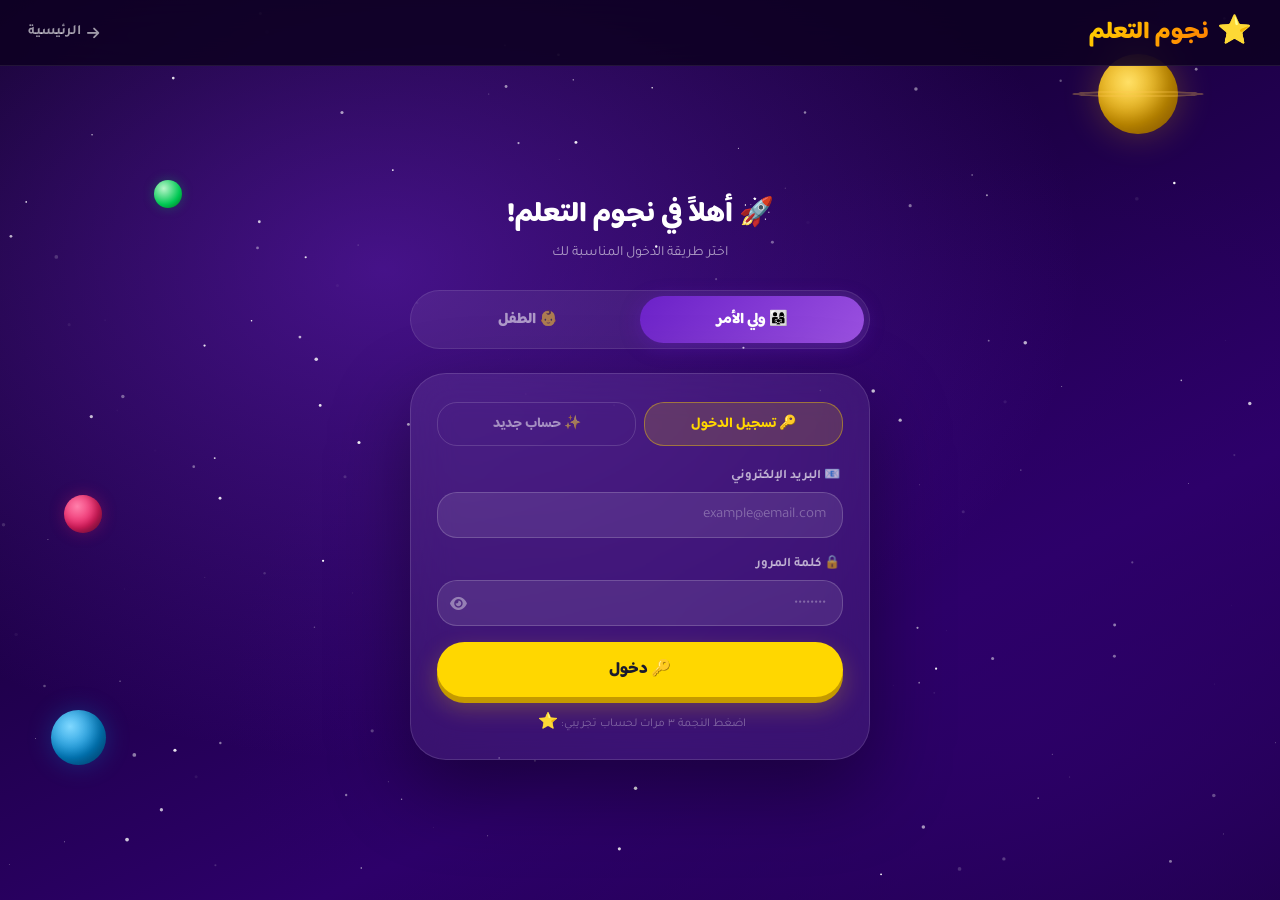
<file: login.html>
<!DOCTYPE html>
<html lang="ar" dir="rtl">
<head>
<meta charset="UTF-8"><meta name="viewport" content="width=device-width,initial-scale=1.0">
<title>نجوم التعلم — تسجيل الدخول</title>
<link href="https://fonts.googleapis.com/css2?family=Baloo+Bhaijaan+2:wght@400;600;700;800;900&family=Tajawal:wght@400;500;700;800&display=swap" rel="stylesheet">
<link rel="stylesheet" href="https://cdnjs.cloudflare.com/ajax/libs/font-awesome/6.4.0/css/all.min.css">
<style>
:root{
  --space-darkest:#0d0022;--space-dark:#1a0040;--space-mid:#2d006a;
  --space-bright:#6b21c8;
  --yellow:#FFD700;--orange:#FF7A00;--pink:#FF3D8E;--cyan:#00D4FF;--green:#00E676;--red:#FF4757;
  --r-full:9999px;--r-xl:36px;--r-lg:28px;--r:20px;
}
*,*::before,*::after{margin:0;padding:0;box-sizing:border-box;}
body{font-family:'Tajawal',sans-serif;background:var(--space-dark);color:#fff;
  min-height:100vh;display:flex;flex-direction:column;overflow-x:hidden;}

.space-bg{position:fixed;inset:0;z-index:0;pointer-events:none;
  background:radial-gradient(ellipse at 30% 30%,rgba(107,33,200,.55) 0%,transparent 55%),
             radial-gradient(ellipse at 80% 80%,rgba(45,0,106,.8) 0%,transparent 55%),
             linear-gradient(155deg,#0d0022 0%,#1a0040 35%,#2d006a 70%,#1a0040 100%);}
#starsCanvas{position:fixed;inset:0;z-index:1;pointer-events:none;}

/* Planets */
.planet{position:fixed;border-radius:50%;pointer-events:none;z-index:1;animation:pfloat var(--pf,12s) ease-in-out infinite var(--pd,0s);}
@keyframes pfloat{0%,100%{transform:translateY(0)rotate(0)}50%{transform:translateY(-16px)rotate(5deg)}}
.p-sat{width:80px;height:80px;top:6%;right:8%;
  background:radial-gradient(circle at 38% 35%,#ffe066,#e0a000 60%,#c47a00);
  box-shadow:0 0 35px rgba(255,200,0,.25),inset -12px -12px 24px rgba(0,0,0,.3);--pf:13s;}
.p-sat::before{content:'';position:absolute;width:165%;height:30%;top:35%;left:-32%;
  border-radius:50%;border:9px solid rgba(255,200,80,.3);transform:rotateX(74deg);}
.p-blu{width:55px;height:55px;bottom:15%;left:4%;
  background:radial-gradient(circle at 35% 30%,#80d8ff,#0288d1 60%,#01579b);
  box-shadow:0 0 24px rgba(2,136,209,.3),inset -8px -8px 16px rgba(0,0,0,.3);--pf:9s;--pd:-4s;}
.p-pnk{width:38px;height:38px;top:55%;left:5%;
  background:radial-gradient(circle at 35% 30%,#ff80ab,#e91e63 60%,#880e4f);
  box-shadow:0 0 16px rgba(233,30,99,.3),inset -5px -5px 10px rgba(0,0,0,.3);--pf:8s;--pd:-2s;}
.p-grn{width:28px;height:28px;top:20%;left:12%;
  background:radial-gradient(circle at 35% 30%,#b9f6ca,#00c853 60%,#00691c);
  box-shadow:0 0 12px rgba(0,200,83,.3);--pf:6s;--pd:-5s;}

/* shooting stars */
.sh{position:fixed;width:2px;height:2px;background:#fff;border-radius:50%;pointer-events:none;z-index:1;}
.sh::after{content:'';position:absolute;top:0;right:0;width:70px;height:1.5px;background:linear-gradient(to left,rgba(255,255,255,.5),transparent);}
.sh1{top:12%;right:100%;animation:shoot 8s linear infinite;}
.sh2{top:35%;right:100%;animation:shoot 8s linear infinite 4s;}
.sh3{top:60%;right:100%;animation:shoot 6s linear infinite 2s;}
@keyframes shoot{0%{transform:translateX(0)translateY(0);opacity:1}70%{opacity:1}100%{transform:translateX(-110vw)translateY(40px);opacity:0}}

/* NAVBAR */
.navbar{position:relative;z-index:100;
  backdrop-filter:blur(20px);background:rgba(13,0,34,.85);
  border-bottom:1px solid rgba(255,255,255,.08);
  padding:0 28px;height:66px;display:flex;align-items:center;justify-content:space-between;}
.nav-logo{font-family:'Baloo Bhaijaan 2',cursive;font-size:24px;font-weight:900;
  display:flex;align-items:center;gap:8px;text-decoration:none;}
.logo-icon{font-size:28px;animation:spin-s 8s linear infinite;display:inline-block;}
@keyframes spin-s{to{transform:rotate(360deg)}}
.logo-text{background:linear-gradient(135deg,#FFD700,#FF7A00);-webkit-background-clip:text;-webkit-text-fill-color:transparent;background-clip:text;}
.nav-back{color:rgba(255,255,255,.6);text-decoration:none;font-size:14px;font-weight:600;
  display:flex;align-items:center;gap:6px;transition:color .2s;}
.nav-back:hover{color:#fff;}

/* ── MAIN LAYOUT ── */
main{position:relative;z-index:2;flex:1;
  display:flex;align-items:center;justify-content:center;
  padding:32px 20px 48px;}

/* Tab container */
.login-wrap{width:100%;max-width:460px;}
.page-title{text-align:center;margin-bottom:28px;}
.page-title h1{font-family:'Baloo Bhaijaan 2',cursive;font-size:28px;font-weight:900;margin-bottom:6px;}
.page-title p{font-size:14px;color:rgba(255,255,255,.6);}

/* Tab selector */
.tab-row{display:flex;background:rgba(255,255,255,.07);border-radius:var(--r-full);
  padding:5px;margin-bottom:24px;border:1.5px solid rgba(255,255,255,.1);}
.tab-btn{flex:1;display:flex;align-items:center;justify-content:center;gap:8px;
  padding:11px 8px;border-radius:var(--r-full);border:none;cursor:pointer;
  font-family:'Baloo Bhaijaan 2',cursive;font-size:15px;font-weight:800;
  background:transparent;color:rgba(255,255,255,.55);transition:all .3s;}
.tab-btn.active{background:linear-gradient(135deg,var(--space-bright),#9b51e0);
  color:#fff;box-shadow:0 4px 20px rgba(107,33,200,.4);}

/* Card */
.login-card{background:rgba(255,255,255,.07);backdrop-filter:blur(20px);
  border:1.5px solid rgba(255,255,255,.13);border-radius:var(--r-xl);
  padding:28px 26px;box-shadow:0 30px 80px rgba(0,0,0,.4);}

/* Panel hide/show */
.panel{display:none;animation:panel-pop .35s ease;}
.panel.active{display:block;}
@keyframes panel-pop{from{opacity:0;transform:translateY(8px)}to{opacity:1;transform:translateY(0)}}

/* Sub tabs (for parent) */
.sub-tabs{display:flex;gap:8px;margin-bottom:20px;}
.sub-tab{flex:1;padding:9px;border-radius:var(--r);border:1.5px solid rgba(255,255,255,.15);
  background:transparent;color:rgba(255,255,255,.5);
  font-family:'Baloo Bhaijaan 2',cursive;font-size:14px;font-weight:700;cursor:pointer;transition:all .3s;}
.sub-tab.active{background:rgba(255,215,0,.15);border-color:rgba(255,215,0,.4);color:var(--yellow);}

.field-group{margin-bottom:16px;}
.field-label{font-size:13px;font-weight:700;color:rgba(255,255,255,.65);display:block;margin-bottom:7px;padding-right:3px;}
.field-input{width:100%;padding:13px 16px;
  background:rgba(255,255,255,.09);border:1.5px solid rgba(255,255,255,.18);
  border-radius:var(--r);color:#fff;font-family:'Tajawal',sans-serif;font-size:15px;outline:none;transition:all .3s;}
.field-input::placeholder{color:rgba(255,255,255,.3);}
.field-input:focus{border-color:var(--yellow);background:rgba(255,215,0,.07);box-shadow:0 0 0 4px rgba(255,215,0,.1);}
select.field-input option{background:#2d006a;color:#fff;}
.pw-wrap{position:relative;}
.pw-toggle{position:absolute;left:13px;top:50%;transform:translateY(-50%);background:none;border:none;color:rgba(255,255,255,.4);cursor:pointer;font-size:15px;transition:color .2s;}
.pw-toggle:hover{color:#fff;}

/* PIN row */
.pin-row{display:flex;gap:10px;justify-content:center;margin:12px 0;}
.pin-box{width:58px;height:66px;border-radius:16px;
  background:rgba(255,255,255,.09);border:2px solid rgba(255,255,255,.18);
  text-align:center;font-size:30px;font-weight:900;color:var(--yellow);
  font-family:'Baloo Bhaijaan 2',cursive;outline:none;transition:all .3s;caret-color:var(--yellow);}
.pin-box:focus{border-color:var(--yellow);background:rgba(255,215,0,.1);box-shadow:0 0 0 4px rgba(255,215,0,.15);transform:scale(1.06);}

/* Alert */
.alert{border-radius:var(--r);padding:11px 14px;font-size:13px;font-weight:700;
  display:none;align-items:center;gap:8px;margin-bottom:14px;}
.alert.show{display:flex;}
.alert-err{background:rgba(255,71,87,.14);border:1px solid rgba(255,71,87,.3);color:#ff8091;}
.alert-ok {background:rgba(0,230,118,.14);border:1px solid rgba(0,230,118,.3);color:#69f0ae;}

/* Progress steps */
.step-indicators{display:flex;justify-content:center;gap:8px;margin-bottom:20px;}
.step-dot{width:28px;height:7px;border-radius:4px;background:rgba(255,255,255,.15);transition:all .4s;}
.step-dot.active{background:var(--yellow);box-shadow:0 0 8px rgba(255,215,0,.5);}
.step-dot.done{background:var(--green);}

/* Main button */
.btn{display:flex;align-items:center;justify-content:center;gap:8px;width:100%;
  padding:14px;border:none;border-radius:var(--r-full);cursor:pointer;
  font-family:'Baloo Bhaijaan 2',cursive;font-size:16px;font-weight:800;
  transition:all .2s cubic-bezier(.34,1.56,.64,1);}
.btn:hover{transform:translateY(-2px);}
.btn-yellow{background:var(--yellow);color:#1a1a2e;box-shadow:0 6px 0 #c49a00,0 10px 24px rgba(255,215,0,.25);}
.btn-yellow:hover{box-shadow:0 9px 0 #c49a00,0 14px 30px rgba(255,215,0,.35);}
.btn-pink  {background:var(--pink);  color:#fff;  box-shadow:0 6px 0 #b0005e,0 10px 24px rgba(255,61,142,.25);}
.btn-pink:hover{box-shadow:0 9px 0 #b0005e;}

/* Saved kids chips */
.kids-label{font-size:13px;font-weight:700;color:rgba(255,255,255,.55);margin-bottom:10px;display:block;}
.kids-chips{display:flex;gap:10px;flex-wrap:wrap;}
.kid-chip{display:flex;flex-direction:column;align-items:center;gap:5px;
  background:rgba(255,255,255,.07);border:1.5px solid rgba(255,255,255,.15);
  border-radius:18px;padding:10px 14px;cursor:pointer;transition:all .3s;min-width:70px;}
.kid-chip:hover{background:rgba(255,215,0,.12);border-color:rgba(255,215,0,.4);transform:translateY(-3px);}
.kc-avatar{font-size:28px;animation:kc-bounce 3s ease-in-out infinite var(--kb,0s);}
@keyframes kc-bounce{0%,100%{transform:translateY(0)}50%{transform:translateY(-5px)}}
.kc-name{font-family:'Baloo Bhaijaan 2',cursive;font-size:12px;font-weight:800;color:rgba(255,255,255,.8);}

/* Divider */
.divider{display:flex;align-items:center;gap:10px;margin:16px 0;}
.divider-line{flex:1;height:1px;background:rgba(255,255,255,.12);}
.divider-txt{font-size:12px;color:rgba(255,255,255,.35);white-space:nowrap;}

/* Demo tip */
.demo-tip{text-align:center;margin-top:14px;font-size:12px;color:rgba(255,255,255,.35);}
.demo-star-btn{background:none;border:none;cursor:pointer;font-size:16px;transition:transform .2s;}
.demo-star-btn:hover{transform:scale(1.3) rotate(20deg);}

/* Spinner */
.spin-icon{width:18px;height:18px;border:2px solid rgba(255,255,255,.3);border-top-color:#fff;
  border-radius:50%;animation:spin .7s linear infinite;display:none;}
@keyframes spin{to{transform:rotate(360deg)}}

/* Avatar selector */
.avatar-grid{display:flex;gap:8px;flex-wrap:wrap;justify-content:center;margin-bottom:6px;}
.av-opt{width:50px;height:50px;border-radius:14px;
  background:rgba(255,255,255,.08);border:2px solid rgba(255,255,255,.15);
  font-size:26px;display:flex;align-items:center;justify-content:center;
  cursor:pointer;transition:all .3s;}
.av-opt:hover{background:rgba(255,215,0,.12);border-color:rgba(255,215,0,.4);transform:scale(1.1);}
.av-opt.selected{background:rgba(255,215,0,.2);border-color:var(--yellow);
  box-shadow:0 0 12px rgba(255,215,0,.35);transform:scale(1.12);}
</style>
</head>
<body>
<div class="space-bg"></div>
<canvas id="starsCanvas"></canvas>
<div class="planet p-sat"></div>
<div class="planet p-blu"></div>
<div class="planet p-pnk"></div>
<div class="planet p-grn"></div>
<div class="sh sh1"></div><div class="sh sh2"></div><div class="sh sh3"></div>

<nav class="navbar">
  <a href="home.html" class="nav-logo"><span class="logo-icon">⭐</span><span class="logo-text">نجوم التعلم</span></a>
  <a href="home.html" class="nav-back"><i class="fas fa-arrow-right"></i> الرئيسية</a>
</nav>

<main>
<div class="login-wrap">
  <div class="page-title">
    <h1>🚀 أهلاً في نجوم التعلم!</h1>
    <p>اختر طريقة الدخول المناسبة لك</p>
  </div>

  <!-- Main tab selector -->
  <div class="tab-row">
    <button class="tab-btn active" onclick="switchMain('parent')">👨‍👩‍👧 ولي الأمر</button>
    <button class="tab-btn"       onclick="switchMain('child')">👶 الطفل</button>
  </div>

  <!-- ════ PARENT PANEL ════ -->
  <div class="panel active" id="panel-parent">
    <div class="login-card">
      <div class="sub-tabs">
        <button class="sub-tab active" onclick="switchSub('login')">🔑 تسجيل الدخول</button>
        <button class="sub-tab"        onclick="switchSub('register')">✨ حساب جديد</button>
      </div>

      <!-- LOGIN SUB -->
      <div id="sub-login">
        <div class="alert alert-err" id="loginErr"><i class="fas fa-exclamation-circle"></i><span id="loginErrTxt"></span></div>
        <div class="field-group">
          <label class="field-label">📧 البريد الإلكتروني</label>
          <input type="email" id="loginEmail" class="field-input" placeholder="example@email.com">
        </div>
        <div class="field-group">
          <label class="field-label">🔒 كلمة المرور</label>
          <div class="pw-wrap">
            <input type="password" id="loginPass" class="field-input" placeholder="••••••••">
            <button class="pw-toggle" onclick="togglePw('loginPass',this)"><i class="fas fa-eye"></i></button>
          </div>
        </div>
        <button class="btn btn-yellow" onclick="doLogin()">
          <div class="spin-icon" id="loginSpin"></div>
          🔑 دخول
        </button>
        <div class="demo-tip">
          اضغط النجمة ٣ مرات لحساب تجريبي:
          <button class="demo-star-btn" onclick="tryDemo()">⭐</button>
          <span id="demoCount" style="font-size:10px;margin-right:4px;"></span>
        </div>
      </div>

      <!-- REGISTER SUB (3 steps) -->
      <div id="sub-register" style="display:none;">
        <div class="step-indicators">
          <div class="step-dot active" id="sdi0"></div>
          <div class="step-dot" id="sdi1"></div>
          <div class="step-dot" id="sdi2"></div>
        </div>
        <div class="alert alert-err" id="regErr"><i class="fas fa-exclamation-circle"></i><span id="regErrTxt"></span></div>
        <div class="alert alert-ok"  id="regOk"><i class="fas fa-check-circle"></i><span id="regOkTxt"></span></div>

        <!-- Step 0 -->
        <div id="rs0">
          <div class="field-group"><label class="field-label">👤 الاسم الكامل</label>
            <input type="text" id="regName" class="field-input" placeholder="مثال: أم أحمد"></div>
          <div class="field-group"><label class="field-label">📧 البريد الإلكتروني</label>
            <input type="email" id="regEmail" class="field-input" placeholder="example@email.com"></div>
          <button class="btn btn-yellow" onclick="regNext(0)">التالي ←</button>
        </div>
        <!-- Step 1 -->
        <div id="rs1" style="display:none;">
          <div class="field-group"><label class="field-label">🔒 كلمة المرور</label>
            <div class="pw-wrap"><input type="password" id="regPass" class="field-input" placeholder="٦ أحرف على الأقل">
            <button class="pw-toggle" onclick="togglePw('regPass',this)"><i class="fas fa-eye"></i></button></div></div>
          <div class="field-group"><label class="field-label">🔒 تأكيد كلمة المرور</label>
            <div class="pw-wrap"><input type="password" id="regPass2" class="field-input" placeholder="أعد إدخال كلمة المرور">
            <button class="pw-toggle" onclick="togglePw('regPass2',this)"><i class="fas fa-eye"></i></button></div></div>
          <div style="display:flex;gap:10px;">
            <button class="btn btn-pink" style="width:auto;padding:14px 20px;" onclick="regBack(1)">← رجوع</button>
            <button class="btn btn-yellow" onclick="regNext(1)">التالي ←</button>
          </div>
        </div>
        <!-- Step 2 -->
        <div id="rs2" style="display:none;">
          <p style="text-align:center;margin-bottom:16px;font-size:14px;color:rgba(255,255,255,.7);">🎉 كل شيء جاهز! اضغط لإنشاء حسابك</p>
          <div style="background:rgba(255,215,0,.08);border:1px solid rgba(255,215,0,.25);border-radius:18px;padding:16px;margin-bottom:18px;">
            <div style="font-size:13px;color:rgba(255,255,255,.6);margin-bottom:4px;">الاسم</div>
            <div id="rs2Name" style="font-family:'Baloo Bhaijaan 2',cursive;font-size:16px;font-weight:800;"></div>
            <div style="font-size:13px;color:rgba(255,255,255,.6);margin-top:10px;margin-bottom:4px;">البريد</div>
            <div id="rs2Email" style="font-size:15px;"></div>
          </div>
          <div style="display:flex;gap:10px;">
            <button class="btn btn-pink" style="width:auto;padding:14px 20px;" onclick="regBack(2)">← رجوع</button>
            <button class="btn btn-yellow" onclick="doRegister()">✨ إنشاء الحساب!</button>
          </div>
        </div>
      </div>
    </div>
  </div>

  <!-- ════ CHILD PANEL ════ -->
  <div class="panel" id="panel-child">
    <div class="login-card">
      <div id="childSavedWrap"></div>

      <div class="divider"><div class="divider-line"></div><span class="divider-txt">أو أدخل البيانات يدوياً</span><div class="divider-line"></div></div>

      <div class="field-group">
        <label class="field-label">👤 اسم المستخدم</label>
        <input type="text" id="childUser" class="field-input" placeholder="اسم طفلك">
      </div>
      <div class="field-group">
        <label class="field-label">🔢 الرمز السري (٤ أرقام)</label>
        <div class="pin-row">
          <input type="password" inputmode="numeric" maxlength="1" class="pin-box" id="pin0" oninput="pinMove(this,1)" onkeydown="pinKey(event,0)">
          <input type="password" inputmode="numeric" maxlength="1" class="pin-box" id="pin1" oninput="pinMove(this,2)" onkeydown="pinKey(event,1)">
          <input type="password" inputmode="numeric" maxlength="1" class="pin-box" id="pin2" oninput="pinMove(this,3)" onkeydown="pinKey(event,2)">
          <input type="password" inputmode="numeric" maxlength="1" class="pin-box" id="pin3" onkeydown="pinKey(event,3)">
        </div>
      </div>
      <div class="alert alert-err" id="childErr"><i class="fas fa-exclamation-circle"></i><span id="childErrTxt"></span></div>
      <button class="btn btn-pink" onclick="doChildLogin()">🚀 انطلق للتعلم!</button>
    </div>
  </div>
</div>
</main>

<script>
/* ── STARS ── */
(function(){
  const c=document.getElementById('starsCanvas'),ctx=c.getContext('2d');
  let W,H,stars=[];
  function resize(){W=c.width=innerWidth;H=c.height=innerHeight;}
  resize();window.addEventListener('resize',resize);
  for(let i=0;i<150;i++) stars.push({x:Math.random()*9999,y:Math.random()*9999,r:Math.random()*1.6+.3,a:Math.random(),da:(Math.random()*.008+.002)*(Math.random()<.5?1:-1)});
  function draw(){
    ctx.clearRect(0,0,W,H);
    stars.forEach(s=>{s.a+=s.da;if(s.a<=0||s.a>=1)s.da*=-1;
      ctx.globalAlpha=Math.max(0,Math.min(1,s.a));ctx.fillStyle='#fff';
      ctx.beginPath();ctx.arc(s.x%W,s.y%H,s.r,0,Math.PI*2);ctx.fill();});
    ctx.globalAlpha=1;requestAnimationFrame(draw);
  }
  draw();
})();

/* ── TAB SWITCHING ── */
function switchMain(tab){
  document.querySelectorAll('.tab-btn').forEach((b,i)=>b.classList.toggle('active',i===(tab==='parent'?0:1)));
  document.getElementById('panel-parent').classList.toggle('active',tab==='parent');
  document.getElementById('panel-child').classList.toggle('active',tab==='child');
  if(tab==='child') loadSavedKids();
}
function switchSub(sub){
  document.querySelectorAll('.sub-tab').forEach((b,i)=>b.classList.toggle('active',i===(sub==='login'?0:1)));
  document.getElementById('sub-login').style.display    = sub==='login'?'block':'none';
  document.getElementById('sub-register').style.display = sub==='register'?'block':'none';
  regStep=0; showStep(0);
}

/* ── SAVED KIDS ── */
function loadSavedKids(){
  const acc=safeJSON('kidsAppAccounts');
  const w=document.getElementById('childSavedWrap');
  w.innerHTML='';
  if(!acc||!acc.children||!acc.children.length) return;
  w.innerHTML=`<span class="kids-label">✨ أطفالك المحفوظون</span><div class="kids-chips" id="kidsChips"></div>`;
  acc.children.forEach((kid,i)=>{
    const d=document.createElement('div');d.className='kid-chip';
    d.style.setProperty('--kb',-i*.4+'s');
    d.innerHTML=`<span class="kc-avatar">${kid.avatar||'🐱'}</span><span class="kc-name">${kid.name}</span>`;
    d.onclick=()=>{document.getElementById('childUser').value=kid.name;document.getElementById('pin0').focus();};
    document.getElementById('kidsChips').appendChild(d);
  });
}

/* ── PARENT LOGIN ── */
let demoClicks=0,demoTimer;
function tryDemo(){
  demoClicks++;document.getElementById('demoCount').textContent='⭐'.repeat(demoClicks);
  if(demoClicks>=3){demoClicks=0;document.getElementById('demoCount').textContent='';
    document.getElementById('loginEmail').value='test@demo.com';
    document.getElementById('loginPass').value='demo123';
    toast('💡 بيانات تجريبية جاهزة!');
  }
  clearTimeout(demoTimer);demoTimer=setTimeout(()=>{demoClicks=0;document.getElementById('demoCount').textContent='';},2000);
}

function doLogin(){
  const em=v('loginEmail').trim(),pw=v('loginPass');
  if(!em||!pw){showErr('loginErr','loginErrTxt','📧 يرجى إدخال البريد وكلمة المرور');return;}
  setLoad('loginSpin',true);
  setTimeout(()=>{
    setLoad('loginSpin',false);
    const acc=safeJSON('kidsAppAccounts')||{parents:[],children:[]};
    // demo account
    if(em==='test@demo.com'&&pw==='demo123'){
      let demo=acc.parents.find(p=>p.email===em);
      if(!demo){
        demo={id:'demo1',name:'حساب تجريبي',email:em,pass:pw};
        acc.parents.push(demo);
        if(!acc.children.find(c=>c.id==='demo_kid1'))
          acc.children.push({id:'demo_kid1',parentId:'demo1',name:'نور',avatar:'🦁',pin:'1234',stars:0,progress:{arabic:[],english:[],quizzes:0}});
        localStorage.setItem('kidsAppAccounts',JSON.stringify(acc));
      }
      setSession('parent',demo.id,demo.name,'👨‍👩‍👧');
      toast('✅ مرحباً بك! جاري الانتقال…');
      setTimeout(()=>location.href='parents.html',1200);return;
    }
    const p=acc.parents.find(x=>x.email===em&&x.pass===pw);
    if(!p){showErr('loginErr','loginErrTxt','❌ البريد أو كلمة المرور غير صحيحة');return;}
    setSession('parent',p.id,p.name,'👨‍👩‍👧');
    toast('✅ أهلاً '+p.name+'!');
    setTimeout(()=>location.href='parents.html',1200);
  },900);
}

/* ── REGISTER ── */
let regStep=0;
function showStep(s){
  [0,1,2].forEach(i=>{
    document.getElementById('rs'+i).style.display=i===s?'block':'none';
    const d=document.getElementById('sdi'+i);
    if(d){d.classList.toggle('active',i===s);d.classList.toggle('done',i<s);}
  });
  regStep=s;
}
function regNext(from){
  clearAlerts();
  if(from===0){
    if(!v('regName').trim()){showErr('regErr','regErrTxt','👤 يرجى إدخال الاسم');return;}
    if(!v('regEmail').match(/@/)){showErr('regErr','regErrTxt','📧 يرجى إدخال بريد صحيح');return;}
    showStep(1);
  } else {
    if(v('regPass').length<6){showErr('regErr','regErrTxt','🔒 كلمة المرور ٦ أحرف على الأقل');return;}
    if(v('regPass')!==v('regPass2')){showErr('regErr','regErrTxt','🔒 كلمتا المرور غير متطابقتين');return;}
    document.getElementById('rs2Name').textContent=v('regName');
    document.getElementById('rs2Email').textContent=v('regEmail');
    showStep(2);
  }
}
function regBack(from){showStep(from-1);}
function doRegister(){
  clearAlerts();
  const acc=safeJSON('kidsAppAccounts')||{parents:[],children:[]};
  if(acc.parents.find(p=>p.email===v('regEmail').trim())){showErr('regErr','regErrTxt','📧 هذا البريد مسجّل مسبقاً');return;}
  const newP={id:'p_'+Date.now(),name:v('regName').trim(),email:v('regEmail').trim(),pass:v('regPass')};
  acc.parents.push(newP);
  localStorage.setItem('kidsAppAccounts',JSON.stringify(acc));
  setSession('parent',newP.id,newP.name,'👨‍👩‍👧');
  showSuccess('regOk','regOkTxt','🎉 تم إنشاء الحساب بنجاح!');
  toast('🌟 مرحباً '+newP.name+'! جاري الانتقال…');
  setTimeout(()=>location.href='parents.html',1400);
}

/* ── CHILD LOGIN ── */
function doChildLogin(){
  clearAlerts();
  const name=v('childUser').trim();
  const pin=[v2('pin0'),v2('pin1'),v2('pin2'),v2('pin3')].join('');
  if(!name){showErr('childErr','childErrTxt','👤 يرجى إدخال الاسم');return;}
  if(pin.length<4){showErr('childErr','childErrTxt','🔢 يرجى إدخال الرمز كاملاً');return;}
  const acc=safeJSON('kidsAppAccounts')||{parents:[],children:[]};
  const kid=acc.children.find(c=>c.name===name&&c.pin===pin);
  if(!kid&&!(name==='نور'&&pin==='1234')){showErr('childErr','childErrTxt','❌ الاسم أو الرمز غير صحيح');return;}
  if(kid){setSession('child',kid.id,kid.name,kid.avatar||'🦁');}
  else   {setSession('child','demo_kid1','نور','🦁');}
  toast('🚀 أهلاً '+name+'! جاري الانطلاق…');
  setTimeout(()=>location.href='dashboard.html',1200);
}

/* ── PIN HELPERS ── */
function pinMove(el,next){if(el.value.length===1&&next<=3)document.getElementById('pin'+(next)).focus();}
function pinKey(e,i){if(e.key==='Backspace'&&!document.getElementById('pin'+i).value&&i>0)document.getElementById('pin'+(i-1)).focus();}

/* ── UTILS ── */
function v(id){return document.getElementById(id)?.value||'';}
function v2(id){return document.getElementById(id)?.value||'';}
function showErr(alertId,txtId,msg){const a=document.getElementById(alertId);document.getElementById(txtId).textContent=msg;a.classList.add('show');}
function showSuccess(alertId,txtId,msg){const a=document.getElementById(alertId);document.getElementById(txtId).textContent=msg;a.classList.add('show');}
function clearAlerts(){document.querySelectorAll('.alert').forEach(a=>a.classList.remove('show'));}
function setLoad(id,on){const s=document.getElementById(id);if(s)s.style.display=on?'block':'none';}
function setSession(type,id,name,avatar){localStorage.setItem('kidsAppSession',JSON.stringify({type,id,name,avatar}));}
function safeJSON(k){try{return JSON.parse(localStorage.getItem(k));}catch{return null;}}
function togglePw(id,btn){const el=document.getElementById(id);el.type=el.type==='password'?'text':'password';btn.innerHTML=`<i class="fas fa-eye${el.type==='password'?'':'-slash'}"></i>`;}
function toast(msg){document.querySelectorAll('.toast-bar').forEach(t=>t.remove());const t=document.createElement('div');t.className='toast-bar';t.textContent=msg;document.body.appendChild(t);setTimeout(()=>t.remove(),2800);}

// init
loadSavedKids();
</script>
</body>
</html>
</file>
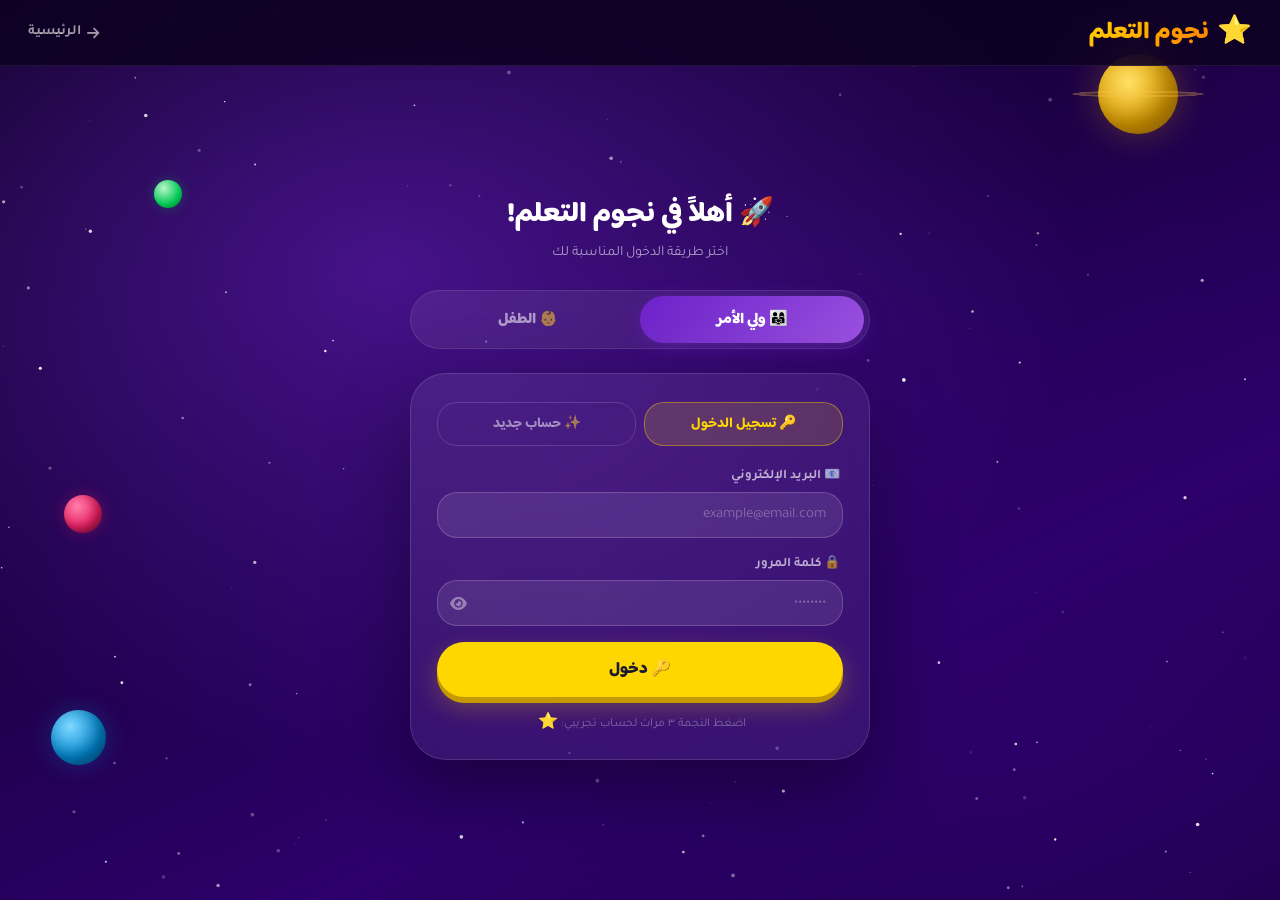
<file: parents.html>
<!DOCTYPE html>
<html lang="ar" dir="rtl">
<head>
<meta charset="UTF-8"><meta name="viewport" content="width=device-width,initial-scale=1.0">
<title>نجوم التعلم — لوحة الأهل</title>
<link href="https://fonts.googleapis.com/css2?family=Baloo+Bhaijaan+2:wght@400;600;700;800;900&family=Tajawal:wght@400;500;700;800&display=swap" rel="stylesheet">
<link rel="stylesheet" href="https://cdnjs.cloudflare.com/ajax/libs/font-awesome/6.4.0/css/all.min.css">
<style>
:root{
  --space-darkest:#0d0022;--space-dark:#1a0040;--space-mid:#2d006a;--space-bright:#6b21c8;
  --yellow:#FFD700;--orange:#FF7A00;--pink:#FF3D8E;--cyan:#00D4FF;--green:#00E676;--red:#FF4757;--mint:#1DE9B6;
  --r-full:9999px;--r-xl:32px;--r-lg:24px;--r:18px;
}
*,*::before,*::after{margin:0;padding:0;box-sizing:border-box;}
body{font-family:'Tajawal',sans-serif;background:var(--space-dark);color:#fff;min-height:100vh;overflow-x:hidden;}
.space-bg{position:fixed;inset:0;z-index:0;pointer-events:none;
  background:radial-gradient(ellipse at 25% 25%,rgba(107,33,200,.45) 0%,transparent 55%),
             radial-gradient(ellipse at 80% 75%,rgba(45,0,106,.7) 0%,transparent 55%),
             linear-gradient(155deg,#0d0022 0%,#1a0040 40%,#2d006a 75%,#1a0040 100%);}
#starsCanvas{position:fixed;inset:0;z-index:1;pointer-events:none;}

/* Planets */
.planet{position:fixed;border-radius:50%;pointer-events:none;z-index:1;animation:pfloat var(--pf,12s) ease-in-out infinite var(--pd,0s);}
@keyframes pfloat{0%,100%{transform:translateY(0)rotate(0)}50%{transform:translateY(-14px)rotate(4deg)}}
.p1{width:70px;height:70px;top:5%;left:-10px;
  background:radial-gradient(circle at 38% 35%,#ffe066,#e0a000 60%,#c47a00);
  box-shadow:0 0 28px rgba(255,200,0,.2),inset -10px -10px 20px rgba(0,0,0,.3);--pf:14s;}
.p1::before{content:'';position:absolute;width:165%;height:28%;top:36%;left:-32%;
  border-radius:50%;border:8px solid rgba(255,200,80,.28);transform:rotateX(74deg);}
.p2{width:48px;height:48px;bottom:12%;right:-5px;
  background:radial-gradient(circle at 35% 30%,#80d8ff,#0288d1 60%,#01579b);
  box-shadow:0 0 20px rgba(2,136,209,.25);--pf:10s;--pd:-5s;}
.p3{width:32px;height:32px;top:50%;right:3%;
  background:radial-gradient(circle at 35% 30%,#ff80ab,#e91e63 60%,#880e4f);
  box-shadow:0 0 14px rgba(233,30,99,.25);--pf:8s;--pd:-2s;}

/* NAVBAR */
.navbar{position:sticky;top:0;z-index:100;
  backdrop-filter:blur(20px);background:rgba(13,0,34,.9);
  border-bottom:1px solid rgba(255,255,255,.08);
  padding:0 24px;height:66px;display:flex;align-items:center;gap:14px;}
.nav-logo{font-family:'Baloo Bhaijaan 2',cursive;font-size:22px;font-weight:900;
  display:flex;align-items:center;gap:8px;text-decoration:none;flex-shrink:0;}
.logo-icon{font-size:26px;animation:spin-s 8s linear infinite;display:inline-block;}
@keyframes spin-s{to{transform:rotate(360deg)}}
.logo-text{background:linear-gradient(135deg,#FFD700,#FF7A00);-webkit-background-clip:text;-webkit-text-fill-color:transparent;background-clip:text;}
.nav-center{flex:1;display:flex;justify-content:center;}
.nav-tab{background:rgba(255,255,255,.07);border:1.5px solid rgba(255,255,255,.1);
  border-radius:var(--r-full);padding:7px 16px;cursor:pointer;
  font-family:'Baloo Bhaijaan 2',cursive;font-size:14px;font-weight:800;
  color:rgba(255,255,255,.6);transition:all .3s;display:flex;align-items:center;gap:6px;}
.nav-tab.active,.nav-tab:hover{background:rgba(255,215,0,.15);border-color:rgba(255,215,0,.4);color:var(--yellow);}
.nav-acts{display:flex;gap:10px;align-items:center;}
.parent-pill{background:rgba(255,255,255,.08);border:1px solid rgba(255,255,255,.15);
  border-radius:var(--r-full);padding:6px 14px;font-size:14px;font-weight:700;
  display:flex;align-items:center;gap:6px;}
.btn-logout{background:rgba(255,71,87,.15);border:1px solid rgba(255,71,87,.3);
  border-radius:var(--r-full);padding:7px 14px;color:#ff8091;cursor:pointer;
  font-family:'Baloo Bhaijaan 2',cursive;font-size:13px;font-weight:800;transition:all .2s;}
.btn-logout:hover{background:rgba(255,71,87,.3);}

/* CONTENT */
.content{position:relative;z-index:2;max-width:1000px;margin:0 auto;padding:28px 18px 60px;}

/* PAGE / TAB PANELS */
.view{display:none;animation:view-pop .4s ease;}
.view.active{display:block;}
@keyframes view-pop{from{opacity:0;transform:translateY(10px)}to{opacity:1;transform:translateY(0)}}

/* ── OVERVIEW ── */
.overview-grid{display:grid;grid-template-columns:repeat(auto-fit,minmax(200px,1fr));gap:16px;margin-bottom:24px;}
.stat-card{background:rgba(255,255,255,.07);border:1.5px solid rgba(255,255,255,.1);
  border-radius:var(--r-xl);padding:22px 20px;position:relative;overflow:hidden;transition:all .3s;}
.stat-card:hover{background:rgba(255,255,255,.12);transform:translateY(-4px);}
.stat-card::before{content:'';position:absolute;top:0;left:0;right:0;height:3px;background:var(--sc-line,var(--yellow));}
.sc-y{--sc-line:linear-gradient(90deg,var(--yellow),var(--orange));}
.sc-p{--sc-line:linear-gradient(90deg,var(--pink),var(--space-bright));}
.sc-c{--sc-line:linear-gradient(90deg,var(--cyan),var(--green));}
.sc-g{--sc-line:linear-gradient(90deg,var(--green),var(--mint));}
.stat-icon{font-size:36px;margin-bottom:10px;display:block;animation:si-float 4s ease-in-out infinite var(--si-del,0s);}
@keyframes si-float{0%,100%{transform:translateY(0)}50%{transform:translateY(-6px)}}
.stat-val{font-family:'Baloo Bhaijaan 2',cursive;font-size:30px;font-weight:900;color:var(--sv-c,var(--yellow));margin-bottom:4px;}
.stat-lbl{font-size:13px;color:rgba(255,255,255,.55);}
.sc-y .stat-val{--sv-c:var(--yellow);}
.sc-p .stat-val{--sv-c:var(--pink);}
.sc-c .stat-val{--sv-c:var(--cyan);}
.sc-g .stat-val{--sv-c:var(--green);}

/* Children cards */
.section-title{font-family:'Baloo Bhaijaan 2',cursive;font-size:20px;font-weight:900;
  display:flex;align-items:center;gap:10px;margin-bottom:16px;}
.kids-overview-grid{display:grid;grid-template-columns:repeat(auto-fit,minmax(280px,1fr));gap:16px;margin-bottom:28px;}
.kid-overview-card{background:rgba(255,255,255,.07);border:1.5px solid rgba(255,255,255,.1);
  border-radius:var(--r-xl);padding:22px;transition:all .3s;position:relative;overflow:hidden;}
.kid-overview-card:hover{background:rgba(255,255,255,.12);transform:translateY(-4px);}
.koc-header{display:flex;align-items:center;gap:14px;margin-bottom:18px;}
.koc-avatar-wrap{position:relative;}
.koc-avatar{width:58px;height:58px;border-radius:18px;
  background:linear-gradient(135deg,var(--kav-c1,#FFD700),var(--kav-c2,#FF7A00));
  display:flex;align-items:center;justify-content:center;font-size:30px;flex-shrink:0;
  box-shadow:0 6px 16px rgba(0,0,0,.3);}
.koc-level{position:absolute;bottom:-4px;right:-4px;width:20px;height:20px;border-radius:50%;
  background:var(--space-bright);color:#fff;font-family:'Baloo Bhaijaan 2',cursive;
  font-size:10px;font-weight:800;display:flex;align-items:center;justify-content:center;border:2px solid #1a0040;}
.koc-name{font-family:'Baloo Bhaijaan 2',cursive;font-size:17px;font-weight:900;}
.koc-age{font-size:12px;color:rgba(255,255,255,.5);margin-top:2px;}
.koc-stars-badge{margin-right:auto;background:rgba(255,215,0,.15);border:1px solid rgba(255,215,0,.3);
  border-radius:var(--r-full);padding:4px 12px;font-family:'Baloo Bhaijaan 2',cursive;
  font-size:13px;font-weight:800;color:var(--yellow);}

/* Progress bars in kid card */
.koc-prog-list{display:flex;flex-direction:column;gap:8px;}
.kp-item{display:flex;align-items:center;gap:10px;}
.kp-emoji{font-size:16px;flex-shrink:0;}
.kp-bar-wrap{flex:1;height:7px;background:rgba(255,255,255,.1);border-radius:4px;overflow:hidden;}
.kp-bar-fill{height:100%;border-radius:4px;transition:width 1.2s ease;}
.kp-pct{font-family:'Baloo Bhaijaan 2',cursive;font-size:12px;font-weight:800;flex-shrink:0;min-width:34px;}

.koc-footer{display:flex;gap:8px;margin-top:16px;}
.koc-btn{flex:1;padding:10px;border-radius:var(--r-full);border:none;cursor:pointer;
  font-family:'Baloo Bhaijaan 2',cursive;font-size:13px;font-weight:800;transition:all .2s;}
.koc-btn-view{background:rgba(255,215,0,.15);color:var(--yellow);border:1px solid rgba(255,215,0,.3);}
.koc-btn-view:hover{background:rgba(255,215,0,.25);}
.koc-btn-del{background:rgba(255,71,87,.12);color:#ff8091;border:1px solid rgba(255,71,87,.25);}
.koc-btn-del:hover{background:rgba(255,71,87,.25);}

/* Empty state */
.empty-state{text-align:center;padding:50px 20px;}
.empty-state .empty-emoji{font-size:80px;display:block;margin-bottom:16px;animation:si-float 3s ease-in-out infinite;}
.empty-state h3{font-family:'Baloo Bhaijaan 2',cursive;font-size:22px;font-weight:900;margin-bottom:8px;}
.empty-state p{font-size:14px;color:rgba(255,255,255,.55);margin-bottom:24px;}

/* ── ADD CHILD FORM ── */
.add-child-card{background:rgba(255,255,255,.07);border:1.5px solid rgba(255,255,255,.12);
  border-radius:var(--r-xl);padding:28px;max-width:520px;margin:0 auto;}
.add-title{font-family:'Baloo Bhaijaan 2',cursive;font-size:20px;font-weight:900;
  text-align:center;margin-bottom:22px;}
.field-group{margin-bottom:16px;}
.field-label{font-size:13px;font-weight:700;color:rgba(255,255,255,.65);display:block;margin-bottom:7px;}
.field-input{width:100%;padding:13px 16px;background:rgba(255,255,255,.09);
  border:1.5px solid rgba(255,255,255,.18);border-radius:var(--r);color:#fff;
  font-family:'Tajawal',sans-serif;font-size:15px;outline:none;transition:all .3s;}
.field-input::placeholder{color:rgba(255,255,255,.3);}
.field-input:focus{border-color:var(--yellow);background:rgba(255,215,0,.07);box-shadow:0 0 0 4px rgba(255,215,0,.1);}
select.field-input option{background:#2d006a;color:#fff;}

/* Avatar grid */
.av-grid{display:flex;gap:8px;flex-wrap:wrap;margin-top:4px;}
.av-opt{width:52px;height:52px;border-radius:15px;background:rgba(255,255,255,.08);
  border:2px solid rgba(255,255,255,.15);font-size:26px;
  display:flex;align-items:center;justify-content:center;cursor:pointer;transition:all .3s;}
.av-opt:hover{background:rgba(255,215,0,.12);border-color:rgba(255,215,0,.4);transform:scale(1.08);}
.av-opt.sel{background:rgba(255,215,0,.2);border-color:var(--yellow);box-shadow:0 0 12px rgba(255,215,0,.3);transform:scale(1.12);}

/* PIN */
.pin-row{display:flex;gap:10px;justify-content:center;margin:8px 0;}
.pin-box{width:58px;height:64px;border-radius:16px;background:rgba(255,255,255,.09);
  border:2px solid rgba(255,255,255,.18);text-align:center;font-size:28px;font-weight:900;
  color:var(--yellow);font-family:'Baloo Bhaijaan 2',cursive;outline:none;transition:all .3s;caret-color:var(--yellow);}
.pin-box:focus{border-color:var(--yellow);background:rgba(255,215,0,.1);box-shadow:0 0 0 4px rgba(255,215,0,.15);transform:scale(1.06);}

.btn{display:flex;align-items:center;justify-content:center;gap:8px;
  border:none;border-radius:var(--r-full);cursor:pointer;
  font-family:'Baloo Bhaijaan 2',cursive;font-weight:800;transition:all .2s cubic-bezier(.34,1.56,.64,1);}
.btn:hover{transform:translateY(-2px);}
.btn-full{width:100%;padding:14px;font-size:16px;}
.btn-yellow{background:var(--yellow);color:#1a1a2e;box-shadow:0 6px 0 #c49a00;}
.btn-yellow:hover{box-shadow:0 9px 0 #c49a00;}
.btn-orange{background:var(--orange);color:#fff;box-shadow:0 6px 0 #b05a00;}
.btn-orange:hover{box-shadow:0 9px 0 #b05a00;}

.alert{border-radius:var(--r);padding:11px 14px;font-size:13px;font-weight:700;
  display:none;align-items:center;gap:8px;margin-bottom:14px;}
.alert.show{display:flex;}
.alert-err{background:rgba(255,71,87,.14);border:1px solid rgba(255,71,87,.3);color:#ff8091;}
.alert-ok{background:rgba(0,230,118,.14);border:1px solid rgba(0,230,118,.3);color:#69f0ae;}

/* ── DETAILED CHILD VIEW ── */
.child-detail-header{display:flex;align-items:center;gap:16px;
  background:rgba(255,255,255,.07);border:1.5px solid rgba(255,255,255,.1);
  border-radius:var(--r-xl);padding:24px;margin-bottom:20px;}
.cdh-avatar{width:72px;height:72px;border-radius:22px;
  background:linear-gradient(135deg,var(--yellow),var(--orange));
  display:flex;align-items:center;justify-content:center;font-size:38px;
  box-shadow:0 8px 24px rgba(0,0,0,.3);}
.cdh-name{font-family:'Baloo Bhaijaan 2',cursive;font-size:22px;font-weight:900;}
.cdh-info{font-size:13px;color:rgba(255,255,255,.55);margin-top:4px;}
.cdh-stars{margin-right:auto;text-align:center;}
.cdh-stars-num{font-family:'Baloo Bhaijaan 2',cursive;font-size:32px;font-weight:900;color:var(--yellow);}
.cdh-stars-lbl{font-size:12px;color:rgba(255,255,255,.5);}

.detail-grid{display:grid;grid-template-columns:repeat(auto-fit,minmax(280px,1fr));gap:16px;}
.detail-card{background:rgba(255,255,255,.07);border:1.5px solid rgba(255,255,255,.1);
  border-radius:var(--r-xl);padding:20px;}
.dc-title{font-family:'Baloo Bhaijaan 2',cursive;font-size:16px;font-weight:800;
  display:flex;align-items:center;gap:8px;margin-bottom:16px;}
.progress-list{display:flex;flex-direction:column;gap:12px;}
.prog-item{display:flex;align-items:center;gap:12px;}
.prog-icon{font-size:22px;flex-shrink:0;}
.prog-body{flex:1;}
.prog-name{font-family:'Baloo Bhaijaan 2',cursive;font-size:14px;font-weight:800;margin-bottom:4px;}
.prog-bar{height:8px;background:rgba(255,255,255,.1);border-radius:4px;overflow:hidden;}
.prog-bar-fill{height:100%;border-radius:4px;transition:width 1.2s ease;}
.prog-nums{font-size:11px;color:rgba(255,255,255,.5);margin-top:3px;}

.btn-back-sm{display:flex;align-items:center;gap:8px;
  background:rgba(255,255,255,.08);border:1px solid rgba(255,255,255,.15);
  border-radius:var(--r-full);padding:8px 16px;color:rgba(255,255,255,.7);cursor:pointer;
  font-family:'Baloo Bhaijaan 2',cursive;font-size:14px;font-weight:700;
  transition:all .2s;margin-bottom:18px;}
.btn-back-sm:hover{background:rgba(255,255,255,.15);color:#fff;}

/* TOAST */
.toast-bar{position:fixed;bottom:20px;left:50%;transform:translateX(-50%);
  background:linear-gradient(135deg,#1a0040,#2d006a);
  border:1.5px solid rgba(255,255,255,.15);border-radius:var(--r-full);
  padding:13px 28px;font-family:'Baloo Bhaijaan 2',cursive;font-size:15px;font-weight:700;color:#fff;
  box-shadow:0 12px 40px rgba(0,0,0,.4);white-space:nowrap;pointer-events:none;z-index:5000;
  animation:toast-in .35s ease,toast-out .35s ease 2.3s forwards;}
@keyframes toast-in{from{opacity:0;transform:translate(-50%,18px)}to{opacity:1;transform:translate(-50%,0)}}
@keyframes toast-out{to{opacity:0;transform:translate(-50%,-12px)}}
</style>
</head>
<body>
<div class="space-bg"></div>
<canvas id="starsCanvas"></canvas>
<div class="planet p1"></div>
<div class="planet p2"></div>
<div class="planet p3"></div>

<!-- NAVBAR -->
<nav class="navbar">
  <a href="home.html" class="nav-logo"><span class="logo-icon">⭐</span><span class="logo-text">نجوم التعلم</span></a>
  <div class="nav-center" style="display:flex;gap:8px;">
    <button class="nav-tab active" onclick="gotoView('overview',this)">🏠 نظرة عامة</button>
    <button class="nav-tab"        onclick="gotoView('addChild',this)">➕ إضافة طفل</button>
  </div>
  <div class="nav-acts">
    <div class="parent-pill">👤 <span id="parentName">ولي الأمر</span></div>
    <button class="btn-logout" onclick="doLogout()"><i class="fas fa-sign-out-alt"></i> خروج</button>
  </div>
</nav>

<!-- CONTENT -->
<div class="content">

  <!-- ▓ OVERVIEW VIEW ▓ -->
  <div class="view active" id="view-overview">

    <!-- Stats row -->
    <div class="overview-grid">
      <div class="stat-card sc-y"><span class="stat-icon">👶</span><div class="stat-val" id="sv-kids">٠</div><div class="stat-lbl">أطفال مسجلون</div></div>
      <div class="stat-card sc-p" style="--si-del:-.5s"><span class="stat-icon">⭐</span><div class="stat-val" id="sv-stars">٠</div><div class="stat-lbl">إجمالي النجوم</div></div>
      <div class="stat-card sc-c" style="--si-del:-1s"><span class="stat-icon">📖</span><div class="stat-val" id="sv-lessons">٠</div><div class="stat-lbl">دروس مكتملة</div></div>
      <div class="stat-card sc-g" style="--si-del:-1.5s"><span class="stat-icon">🏆</span><div class="stat-val" id="sv-quizzes">٠</div><div class="stat-lbl">اختبارات</div></div>
    </div>

    <!-- Kids list -->
    <div class="section-title">👧 أطفالي <span style="font-size:14px;color:rgba(255,255,255,.4);font-weight:500;" id="kidsCount"></span></div>
    <div id="kidsGrid"></div>
  </div>

  <!-- ▓ ADD CHILD VIEW ▓ -->
  <div class="view" id="view-addChild">
    <div class="add-child-card">
      <div class="add-title">👶 إضافة طفل جديد</div>
      <div class="alert alert-err" id="addErr"><i class="fas fa-exclamation-circle"></i><span id="addErrTxt"></span></div>
      <div class="alert alert-ok"  id="addOk"><i class="fas fa-check-circle"></i><span id="addOkTxt"></span></div>

      <div class="field-group">
        <label class="field-label">👤 اسم الطفل</label>
        <input type="text" id="addName" class="field-input" placeholder="مثال: نور">
      </div>
      <div class="field-group">
        <label class="field-label">🎂 العمر</label>
        <select id="addAge" class="field-input">
          <option value="">اختر العمر</option>
          <option value="3">٣ سنوات</option><option value="4">٤ سنوات</option>
          <option value="5">٥ سنوات</option><option value="6">٦ سنوات</option>
          <option value="7">٧ سنوات</option><option value="8">٨ سنوات</option>
        </select>
      </div>
      <div class="field-group">
        <label class="field-label">🎨 اختر أفاتار</label>
        <div class="av-grid" id="avGrid"></div>
        <input type="hidden" id="addAvatar" value="🦁">
      </div>
      <div class="field-group">
        <label class="field-label">🔢 الرمز السري (٤ أرقام)</label>
        <div class="pin-row">
          <input type="password" inputmode="numeric" maxlength="1" class="pin-box" id="ap0" oninput="pinM(this,1)" onkeydown="pinK(event,0)">
          <input type="password" inputmode="numeric" maxlength="1" class="pin-box" id="ap1" oninput="pinM(this,2)" onkeydown="pinK(event,1)">
          <input type="password" inputmode="numeric" maxlength="1" class="pin-box" id="ap2" oninput="pinM(this,3)" onkeydown="pinK(event,2)">
          <input type="password" inputmode="numeric" maxlength="1" class="pin-box" id="ap3" onkeydown="pinK(event,3)">
        </div>
      </div>
      <button class="btn btn-full btn-yellow" onclick="doAddChild()">✨ إضافة الطفل</button>
    </div>
  </div>

  <!-- ▓ CHILD DETAIL VIEW ▓ -->
  <div class="view" id="view-childDetail">
    <button class="btn-back-sm" onclick="gotoView('overview')"><i class="fas fa-arrow-right"></i> رجوع</button>
    <div class="child-detail-header" id="detailHeader"></div>
    <div class="detail-grid" id="detailGrid"></div>
  </div>

</div>

<script>
/* STARS */
(function(){
  const c=document.getElementById('starsCanvas'),ctx=c.getContext('2d');
  let W,H,stars=[];
  function resize(){W=c.width=innerWidth;H=c.height=innerHeight;}
  resize();window.addEventListener('resize',resize);
  for(let i=0;i<130;i++) stars.push({x:Math.random()*9999,y:Math.random()*9999,r:Math.random()*1.5+.3,a:Math.random(),da:(Math.random()*.007+.002)*(Math.random()<.5?1:-1)});
  function draw(){ctx.clearRect(0,0,W,H);stars.forEach(s=>{s.a+=s.da;if(s.a<=0||s.a>=1)s.da*=-1;ctx.globalAlpha=Math.max(0,Math.min(1,s.a));ctx.fillStyle='#fff';ctx.beginPath();ctx.arc(s.x%W,s.y%H,s.r,0,Math.PI*2);ctx.fill();});ctx.globalAlpha=1;requestAnimationFrame(draw);}
  draw();
})();

const AVATARS=['🦁','🐯','🐻','🐼','🦊','🐸','🐧','🦄','🐙','🦋','🚀','⭐'];
const AV_COLORS=[['#FFD700','#FF7A00'],['#FF7A00','#FF3D8E'],['#A855F7','#5352ED'],['#00C853','#1DE9B6'],['#FF3D8E','#A855F7'],['#00D4FF','#00E676']];

let parentData={},currentKidId=null;

/* INIT */
window.addEventListener('DOMContentLoaded',()=>{
  const s=safeJSON('kidsAppSession');
  if(!s||s.type!=='parent'){location.href='login.html';return;}
  parentData=s;
  document.getElementById('parentName').textContent=s.name;
  buildAvatarGrid();
  renderOverview();
});

function buildAvatarGrid(){
  const g=document.getElementById('avGrid');g.innerHTML='';
  AVATARS.forEach(a=>{
    const d=document.createElement('div');d.className='av-opt';
    d.textContent=a;
    if(a==='🦁')d.classList.add('sel');
    d.onclick=()=>{document.querySelectorAll('.av-opt').forEach(x=>x.classList.remove('sel'));d.classList.add('sel');document.getElementById('addAvatar').value=a;};
    g.appendChild(d);
  });
}

function renderOverview(){
  const acc=safeJSON('kidsAppAccounts')||{parents:[],children:[]};
  const myKids=acc.children.filter(c=>c.parentId===parentData.id);
  // Stats
  const totalStars=myKids.reduce((s,k)=>s+(k.stars||0),0);
  const totalLessons=myKids.reduce((s,k)=>s+((k.progress?.arabic?.length||0)+(k.progress?.english?.length||0)),0);
  const totalQuizzes=myKids.reduce((s,k)=>s+(k.progress?.quizzes||0),0);
  document.getElementById('sv-kids').textContent=toAr(myKids.length);
  document.getElementById('sv-stars').textContent=toAr(totalStars);
  document.getElementById('sv-lessons').textContent=toAr(totalLessons);
  document.getElementById('sv-quizzes').textContent=toAr(totalQuizzes);
  document.getElementById('kidsCount').textContent=myKids.length?`(${myKids.length})`:'';

  const grid=document.getElementById('kidsGrid');grid.innerHTML='';
  if(!myKids.length){
    grid.innerHTML=`<div class="empty-state"><span class="empty-emoji">🌙</span><h3>لا يوجد أطفال بعد!</h3><p>أضف طفلك الأول وابدأ رحلة التعلم</p><button class="btn btn-yellow" style="padding:13px 30px;font-size:15px;" onclick="gotoView('addChild')">➕ إضافة طفل</button></div>`;
    return;
  }
  const g2=document.createElement('div');g2.className='kids-overview-grid';
  myKids.forEach((kid,idx)=>{
    const prog=kid.progress||{arabic:[],english:[],quizzes:0};
    const arPct=Math.round((prog.arabic?.length||0)/28*100);
    const enPct=Math.round((prog.english?.length||0)/26*100);
    const colors=AV_COLORS[idx%AV_COLORS.length];
    const card=document.createElement('div');card.className='kid-overview-card';
    card.innerHTML=`
      <div class="koc-header">
        <div class="koc-avatar-wrap">
          <div class="koc-avatar" style="background:linear-gradient(135deg,${colors[0]},${colors[1]})">${kid.avatar||'🦁'}</div>
          <div class="koc-level">${Math.max(1,Math.floor((kid.stars||0)/20)+1)}</div>
        </div>
        <div><div class="koc-name">${kid.name}</div><div class="koc-age">المستوى ${Math.max(1,Math.floor((kid.stars||0)/20)+1)} • ${kid.age||4} سنوات</div></div>
        <div class="koc-stars-badge">⭐ ${kid.stars||0}</div>
      </div>
      <div class="koc-prog-list">
        <div class="kp-item"><span class="kp-emoji">🔤</span><div class="kp-bar-wrap"><div class="kp-bar-fill" style="width:${arPct}%;background:linear-gradient(90deg,#FF6B9D,#A855F7)"></div></div><span class="kp-pct" style="color:#FF6B9D">${arPct}%</span></div>
        <div class="kp-item"><span class="kp-emoji">🔡</span><div class="kp-bar-wrap"><div class="kp-bar-fill" style="width:${enPct}%;background:linear-gradient(90deg,#1E90FF,#00D4FF)"></div></div><span class="kp-pct" style="color:#1E90FF">${enPct}%</span></div>
        <div class="kp-item"><span class="kp-emoji">🧠</span><div class="kp-bar-wrap"><div class="kp-bar-fill" style="width:${Math.min(100,(prog.quizzes||0)*10)}%;background:linear-gradient(90deg,#FFD700,#FF7A00)"></div></div><span class="kp-pct" style="color:#FFD700">${prog.quizzes||0} 🏆</span></div>
      </div>
      <div class="koc-footer">
        <button class="koc-btn koc-btn-view" onclick="viewChild('${kid.id}')">📊 التفاصيل</button>
        <button class="koc-btn koc-btn-del" onclick="deleteChild('${kid.id}','${kid.name}')">🗑️ حذف</button>
      </div>`;
    g2.appendChild(card);
  });
  grid.appendChild(g2);
}

function viewChild(id){
  const acc=safeJSON('kidsAppAccounts')||{parents:[],children:[]};
  const kid=acc.children.find(c=>c.id===id);
  if(!kid)return;
  currentKidId=id;
  const prog=kid.progress||{arabic:[],english:[],quizzes:0};
  const colors=AV_COLORS[acc.children.indexOf(kid)%AV_COLORS.length];
  document.getElementById('detailHeader').innerHTML=`
    <div class="cdh-avatar" style="background:linear-gradient(135deg,${colors[0]},${colors[1]})">${kid.avatar||'🦁'}</div>
    <div><div class="cdh-name">${kid.name}</div><div class="cdh-info">العمر: ${kid.age||4} سنوات • المستوى ${Math.max(1,Math.floor((kid.stars||0)/20)+1)}</div></div>
    <div class="cdh-stars"><div class="cdh-stars-num">⭐ ${kid.stars||0}</div><div class="cdh-stars-lbl">نجمة</div></div>`;
  const arLen=prog.arabic?.length||0, enLen=prog.english?.length||0;
  document.getElementById('detailGrid').innerHTML=`
    <div class="detail-card">
      <div class="dc-title">📚 تقدم الدروس</div>
      <div class="progress-list">
        <div class="prog-item"><span class="prog-icon">🔤</span><div class="prog-body"><div class="prog-name">الحروف العربية</div><div class="prog-bar"><div class="prog-bar-fill" style="width:${Math.round(arLen/28*100)}%;background:linear-gradient(90deg,#FF6B9D,#A855F7)"></div></div><div class="prog-nums">${arLen} / 28 حرفاً</div></div></div>
        <div class="prog-item"><span class="prog-icon">🔡</span><div class="prog-body"><div class="prog-name">الحروف الإنجليزية</div><div class="prog-bar"><div class="prog-bar-fill" style="width:${Math.round(enLen/26*100)}%;background:linear-gradient(90deg,#1E90FF,#00D4FF)"></div></div><div class="prog-nums">${enLen} / 26 حرفاً</div></div></div>
      </div>
    </div>
    <div class="detail-card">
      <div class="dc-title">🏆 الإنجازات</div>
      <div class="progress-list">
        <div class="prog-item"><span class="prog-icon">⭐</span><div class="prog-body"><div class="prog-name">إجمالي النجوم</div><div class="prog-bar"><div class="prog-bar-fill" style="width:${Math.min(100,(kid.stars||0)/50*100)}%;background:linear-gradient(90deg,#FFD700,#FF7A00)"></div></div><div class="prog-nums">${kid.stars||0} / 50</div></div></div>
        <div class="prog-item"><span class="prog-icon">🧠</span><div class="prog-body"><div class="prog-name">الاختبارات المكتملة</div><div class="prog-bar"><div class="prog-bar-fill" style="width:${Math.min(100,(prog.quizzes||0)*10)}%;background:linear-gradient(90deg,#A855F7,#5352ED)"></div></div><div class="prog-nums">${prog.quizzes||0} اختبار</div></div></div>
      </div>
    </div>`;
  gotoView('childDetail');
}

function deleteChild(id,name){
  if(!confirm(`هل تريد حذف حساب "${name}"؟ لا يمكن التراجع عن هذا.`))return;
  const acc=safeJSON('kidsAppAccounts')||{parents:[],children:[]};
  acc.children=acc.children.filter(c=>c.id!==id);
  localStorage.setItem('kidsAppAccounts',JSON.stringify(acc));
  toast('🗑️ تم حذف حساب '+name);
  renderOverview();
}

function doAddChild(){
  clearAlerts();
  const name=v('addName').trim(),age=v('addAge'),avatar=v('addAvatar');
  const pin=[v2('ap0'),v2('ap1'),v2('ap2'),v2('ap3')].join('');
  if(!name){showErr('addErr','addErrTxt','👤 يرجى إدخال اسم الطفل');return;}
  if(!age) {showErr('addErr','addErrTxt','🎂 يرجى اختيار العمر');return;}
  if(pin.length<4){showErr('addErr','addErrTxt','🔢 يرجى إدخال رمز سري مكون من ٤ أرقام');return;}
  const acc=safeJSON('kidsAppAccounts')||{parents:[],children:[]};
  if(acc.children.find(c=>c.parentId===parentData.id&&c.name===name)){
    showErr('addErr','addErrTxt','👤 يوجد طفل بهذا الاسم مسبقاً');return;
  }
  const newKid={id:'kid_'+Date.now(),parentId:parentData.id,name,age:parseInt(age),avatar,pin,stars:0,progress:{arabic:[],english:[],quizzes:0}};
  acc.children.push(newKid);
  localStorage.setItem('kidsAppAccounts',JSON.stringify(acc));
  showSuccess('addOk','addOkTxt','🎉 تم إضافة '+name+' بنجاح!');
  toast('✨ مرحباً '+name+'!');
  document.getElementById('addName').value='';document.getElementById('addAge').value='';
  ['ap0','ap1','ap2','ap3'].forEach(id=>document.getElementById(id).value='');
  setTimeout(()=>{gotoView('overview');renderOverview();},1400);
}

/* ── VIEW SWITCHING ── */
function gotoView(viewId,btn){
  document.querySelectorAll('.view').forEach(v=>v.classList.remove('active'));
  document.getElementById('view-'+viewId).classList.add('active');
  document.querySelectorAll('.nav-tab').forEach(t=>t.classList.remove('active'));
  if(btn)btn.classList.add('active');
  if(viewId==='overview')renderOverview();
}

/* ── UTILS ── */
function toAr(n){return n.toString().replace(/[0-9]/g,d=>'٠١٢٣٤٥٦٧٨٩'[d]);}
function v(id){return document.getElementById(id)?.value||'';}
function v2(id){return document.getElementById(id)?.value||'';}
function pinM(el,n){if(el.value.length===1&&n<=3)document.getElementById('ap'+n).focus();}
function pinK(e,i){if(e.key==='Backspace'&&!document.getElementById('ap'+i).value&&i>0)document.getElementById('ap'+(i-1)).focus();}
function showErr(aid,tid,msg){const a=document.getElementById(aid);document.getElementById(tid).textContent=msg;a.classList.add('show');}
function showSuccess(aid,tid,msg){const a=document.getElementById(aid);document.getElementById(tid).textContent=msg;a.classList.add('show');}
function clearAlerts(){document.querySelectorAll('.alert').forEach(a=>a.classList.remove('show'));}
function safeJSON(k){try{return JSON.parse(localStorage.getItem(k));}catch{return null;}}
function toast(msg){document.querySelectorAll('.toast-bar').forEach(t=>t.remove());const t=document.createElement('div');t.className='toast-bar';t.textContent=msg;document.body.appendChild(t);setTimeout(()=>t.remove(),2800);}
function doLogout(){localStorage.removeItem('kidsAppSession');location.href='login.html';}
</script>
</body>
</html>
</file>
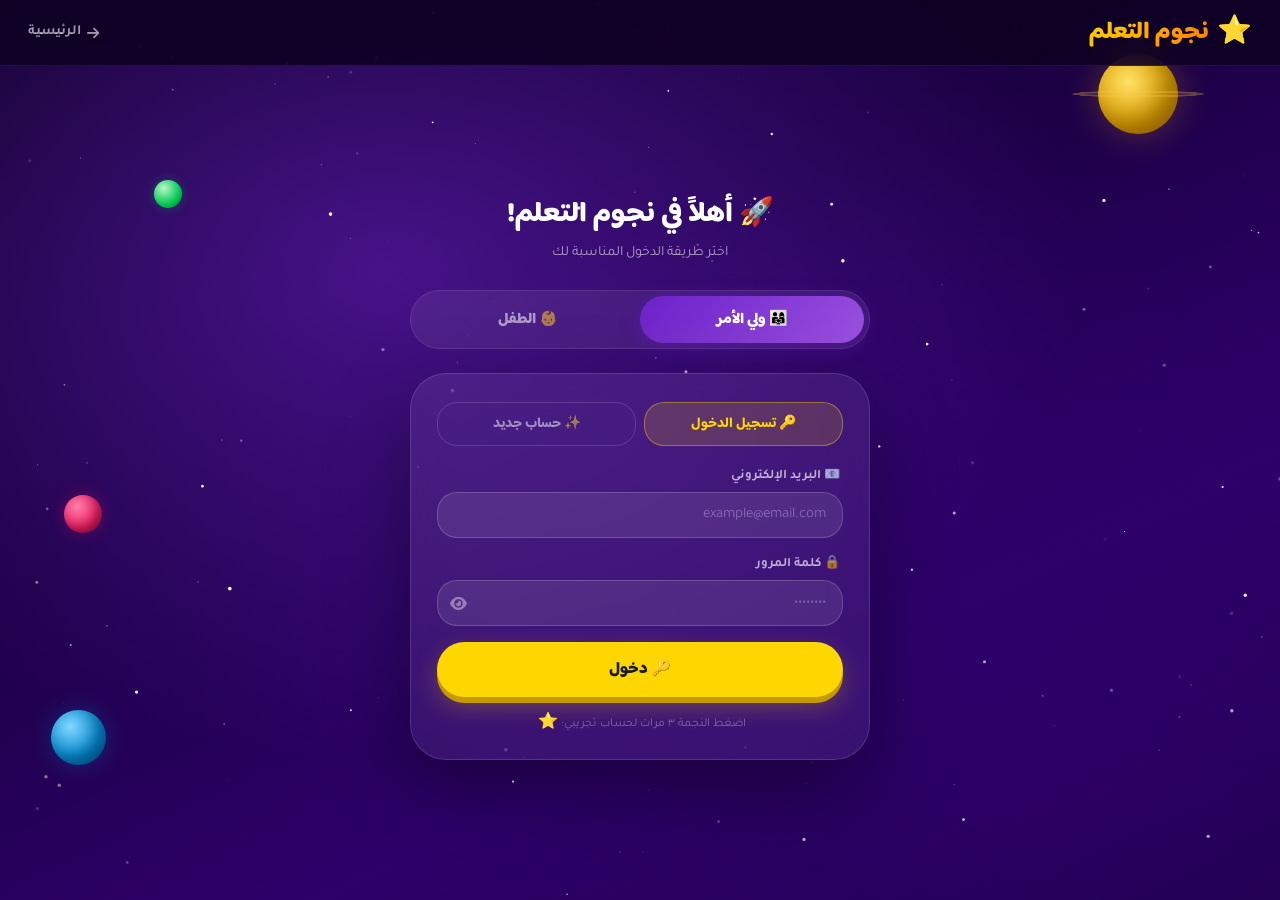
<file: activities/drawing.html>
<!DOCTYPE html>
<html lang="ar" dir="rtl">
<head>
    <meta charset="UTF-8">
    <meta name="viewport" content="width=device-width, initial-scale=1.0">
    <title>الرسم والتلوين - نجوم التعلم</title>
    <link href="https://fonts.googleapis.com/css2?family=Cairo:wght@400;600;800&family=Fredoka:wght@400;600&display=swap" rel="stylesheet">
    <link rel="stylesheet" href="https://cdnjs.cloudflare.com/ajax/libs/font-awesome/6.0.0/css/all.min.css">
    <link rel="stylesheet" href="activity-shared.css">
    <style>
        :root { --hero-start: #A29BFE; --hero-end: #6C5CE7; }

        .drawing-wrapper {
            display: flex; gap: 20px;
            flex-wrap: wrap; align-items: flex-start;
        }

        /* لوح الرسم */
        .canvas-area {
            flex: 1; min-width: 280px;
        }

        #drawingCanvas {
            width: 100%;
            max-width: 560px;
            display: block;
            border-radius: 18px;
            background: var(--white);
            box-shadow: 0 8px 25px rgba(0,0,0,0.12);
            cursor: crosshair;
            touch-action: none;
            border: 3px solid #ddd;
        }

        /* شريط الأدوات */
        .tools-panel {
            width: 200px;
            flex-shrink: 0;
        }

        .tool-section {
            background: var(--white);
            border-radius: 18px;
            padding: 16px;
            box-shadow: var(--card-shadow);
            margin-bottom: 15px;
        }

        .tool-section h4 {
            font-size: 0.9rem; color: var(--text-light);
            font-weight: 700; margin-bottom: 12px;
            text-transform: uppercase; letter-spacing: 0.5px;
        }

        /* لوحة الألوان */
        .color-palette {
            display: grid;
            grid-template-columns: repeat(4, 1fr);
            gap: 7px;
        }

        .color-dot {
            width: 100%; aspect-ratio: 1;
            border-radius: 50%;
            cursor: pointer;
            transition: var(--transition);
            border: 3px solid transparent;
            box-shadow: 0 2px 8px rgba(0,0,0,0.15);
        }

        .color-dot:hover, .color-dot.selected {
            transform: scale(1.2);
            border-color: var(--text-dark);
        }

        /* حجم الفرشاة */
        .brush-sizes {
            display: flex; gap: 8px; align-items: center; justify-content: center;
        }

        .brush-btn {
            border: 2px solid #ddd;
            background: var(--white);
            border-radius: 50%;
            cursor: pointer;
            display: flex; align-items: center; justify-content: center;
            transition: var(--transition);
            flex-shrink: 0;
        }

        .brush-btn:hover, .brush-btn.selected {
            border-color: var(--primary-color);
            background: rgba(108,92,231,0.1);
        }

        .brush-btn .brush-dot {
            border-radius: 50%;
            background: var(--text-dark);
            display: block;
        }

        /* أدوات الرسم */
        .draw-tools {
            display: grid; grid-template-columns: repeat(2, 1fr); gap: 8px;
        }

        .draw-tool-btn {
            padding: 9px;
            border-radius: 10px;
            border: 2px solid #ddd;
            background: var(--white);
            font-family: 'Cairo', sans-serif;
            font-size: 0.8rem; font-weight: 600;
            cursor: pointer; transition: var(--transition);
            display: flex; align-items: center;
            justify-content: center; gap: 5px;
        }

        .draw-tool-btn:hover, .draw-tool-btn.active {
            border-color: var(--primary-color);
            background: rgba(108,92,231,0.1);
            color: var(--primary-color);
        }

        /* أزرار الإجراءات */
        .action-btns { display: flex; gap: 10px; flex-wrap: wrap; }
        .action-btn {
            flex: 1; min-width: 80px;
            padding: 10px 8px;
            border-radius: 12px; border: none;
            font-family: 'Cairo', sans-serif;
            font-size: 0.85rem; font-weight: 700;
            cursor: pointer; transition: var(--transition);
            display: flex; align-items: center;
            justify-content: center; gap: 5px;
        }
        .btn-clear  { background: #FF7675; color: var(--white); }
        .btn-save   { background: var(--accent-green); color: var(--white); }
        .btn-undo   { background: #636E72; color: var(--white); }
        .action-btn:hover { transform: translateY(-2px); }

        /* معلومة الأداة الحالية */
        .current-info {
            text-align: center;
            padding: 8px;
            background: rgba(108,92,231,0.08);
            border-radius: 12px;
            font-size: 0.85rem;
            font-weight: 600;
            color: var(--primary-color);
            margin-bottom: 12px;
        }

        @media (max-width: 640px) {
            .drawing-wrapper { flex-direction: column; }
            .tools-panel { width: 100%; }
            .color-palette { grid-template-columns: repeat(8, 1fr); }
            .draw-tools { grid-template-columns: repeat(4, 1fr); }
        }
    </style>
</head>
<body>

<header class="top-bar">
    <div class="container header-content">
        <a href="../dashboard.html" class="logo">
            <i class="fas fa-rocket"></i><span>عالم التعلم</span>
        </a>
        <a href="../dashboard.html" class="back-btn">
            <i class="fas fa-arrow-right"></i><span>العودة</span>
        </a>
    </div>
</header>

<div class="page-hero">
    <span class="hero-icon">🎨</span>
    <h1>الرسم والتلوين</h1>
    <p>أطلق إبداعك وارسم ما يخطر ببالك!</p>
</div>

<main class="container">
    <div class="stars-bar">
        <i class="fas fa-palette"></i>
        <span>رسوماتي المحفوظة: <strong id="savedCount">0</strong> 🎨</span>
    </div>

    <section class="activity-section">
        <div class="drawing-wrapper">

            <!-- لوح الرسم -->
            <div class="canvas-area">
                <div class="current-info" id="currentInfo">🖌️ الأداة: فرشاة | اللون: أسود</div>
                <canvas id="drawingCanvas" width="560" height="420"></canvas>
            </div>

            <!-- شريط الأدوات -->
            <div class="tools-panel">

                <div class="tool-section">
                    <h4>🎨 الألوان</h4>
                    <div class="color-palette" id="colorPalette"></div>
                    <div style="margin-top:10px; display:flex; align-items:center; gap:8px;">
                        <label style="font-size:0.8rem; color:var(--text-light);">لون مخصص:</label>
                        <input type="color" id="customColor" value="#000000"
                            style="width:40px;height:30px;border:none;cursor:pointer;border-radius:6px;"
                            oninput="selectColor(this.value)">
                    </div>
                </div>

                <div class="tool-section">
                    <h4>🖌️ حجم الفرشاة</h4>
                    <div class="brush-sizes" id="brushSizes"></div>
                </div>

                <div class="tool-section">
                    <h4>⚙️ الأدوات</h4>
                    <div class="draw-tools">
                        <button class="draw-tool-btn active" id="toolBrush" onclick="setTool('brush')">
                            <i class="fas fa-paint-brush"></i> فرشاة
                        </button>
                        <button class="draw-tool-btn" id="toolEraser" onclick="setTool('eraser')">
                            <i class="fas fa-eraser"></i> ممحاة
                        </button>
                        <button class="draw-tool-btn" id="toolLine" onclick="setTool('line')">
                            <i class="fas fa-minus"></i> خط
                        </button>
                        <button class="draw-tool-btn" id="toolFill" onclick="setTool('fill')">
                            <i class="fas fa-fill-drip"></i> تعبئة
                        </button>
                    </div>
                </div>

                <div class="tool-section">
                    <h4>📂 إجراءات</h4>
                    <div class="action-btns">
                        <button class="action-btn btn-undo" onclick="undo()">
                            <i class="fas fa-undo"></i> تراجع
                        </button>
                        <button class="action-btn btn-clear" onclick="clearCanvas()">
                            <i class="fas fa-trash"></i> مسح
                        </button>
                    </div>
                    <button class="action-btn btn-save" style="width:100%;margin-top:10px;" onclick="saveDrawing()">
                        <i class="fas fa-download"></i> حفظ الرسمة
                    </button>
                </div>

            </div>
        </div>
    </section>
</main>

<footer class="page-footer"><p>صنع بحب ❤️ لتعليم أطفالنا</p></footer>

<script>
    const colors = [
        '#000000','#FFFFFF','#FF4757','#FF6B81',
        '#FFA502','#FFDD59','#2ED573','#26de81',
        '#1E90FF','#70a1ff','#A29BFE','#6C5CE7',
        '#FF6EB4','#fd79a8','#636E72','#b2bec3'
    ];
    const brushSizes = [4, 8, 14, 22];

    let currentColor = '#000000';
    let currentSize  = 8;
    let currentTool  = 'brush';
    let isDrawing    = false;
    let lastX = 0, lastY = 0;
    let history = [];
    let savedCount = parseInt(localStorage.getItem('savedDrawings') || '0');

    const canvas  = document.getElementById('drawingCanvas');
    const ctx     = canvas.getContext('2d');

    // === إعداد اللوح ===
    function initCanvas() {
        ctx.fillStyle = '#FFFFFF';
        ctx.fillRect(0, 0, canvas.width, canvas.height);
        saveState();
    }

    function getPos(e) {
        const rect = canvas.getBoundingClientRect();
        const scaleX = canvas.width  / rect.width;
        const scaleY = canvas.height / rect.height;
        if (e.touches) {
            return {
                x: (e.touches[0].clientX - rect.left) * scaleX,
                y: (e.touches[0].clientY - rect.top)  * scaleY
            };
        }
        return {
            x: (e.clientX - rect.left) * scaleX,
            y: (e.clientY - rect.top)  * scaleY
        };
    }

    // === رسم ===
    function startDraw(e) {
        e.preventDefault();
        const pos = getPos(e);
        if (currentTool === 'fill') { floodFill(Math.round(pos.x), Math.round(pos.y)); return; }
        isDrawing = true;
        [lastX, lastY] = [pos.x, pos.y];
        if (currentTool !== 'line') saveState();
    }

    function draw(e) {
        e.preventDefault();
        if (!isDrawing) return;
        const pos = getPos(e);
        ctx.lineWidth   = currentTool === 'eraser' ? currentSize * 3 : currentSize;
        ctx.strokeStyle = currentTool === 'eraser' ? '#FFFFFF' : currentColor;
        ctx.lineCap     = 'round';
        ctx.lineJoin    = 'round';
        ctx.globalCompositeOperation = currentTool === 'eraser' ? 'destination-out' : 'source-over';
        ctx.beginPath();
        ctx.moveTo(lastX, lastY);
        ctx.lineTo(pos.x, pos.y);
        ctx.stroke();
        [lastX, lastY] = [pos.x, pos.y];
    }

    function endDraw(e) {
        if (!isDrawing) return;
        isDrawing = false;
        ctx.globalCompositeOperation = 'source-over';
        saveState();
    }

    canvas.addEventListener('mousedown', startDraw);
    canvas.addEventListener('mousemove', draw);
    canvas.addEventListener('mouseup', endDraw);
    canvas.addEventListener('mouseleave', endDraw);
    canvas.addEventListener('touchstart', startDraw, { passive: false });
    canvas.addEventListener('touchmove', draw, { passive: false });
    canvas.addEventListener('touchend', endDraw);

    // === Flood Fill ===
    function floodFill(startX, startY) {
        saveState();
        const imageData = ctx.getImageData(0, 0, canvas.width, canvas.height);
        const data = imageData.data;
        const idx = (startY * canvas.width + startX) * 4;
        const targetR = data[idx], targetG = data[idx+1], targetB = data[idx+2];
        const fillColor = hexToRgb(currentColor);
        if (!fillColor) return;
        if (targetR===fillColor.r && targetG===fillColor.g && targetB===fillColor.b) return;

        const stack = [[startX, startY]];
        while (stack.length) {
            const [x, y] = stack.pop();
            if (x < 0 || x >= canvas.width || y < 0 || y >= canvas.height) continue;
            const i = (y * canvas.width + x) * 4;
            if (data[i]===targetR && data[i+1]===targetG && data[i+2]===targetB) {
                data[i] = fillColor.r; data[i+1] = fillColor.g;
                data[i+2] = fillColor.b; data[i+3] = 255;
                stack.push([x+1,y],[x-1,y],[x,y+1],[x,y-1]);
            }
        }
        ctx.putImageData(imageData, 0, 0);
    }

    function hexToRgb(hex) {
        const r = /^#?([a-f\d]{2})([a-f\d]{2})([a-f\d]{2})$/i.exec(hex);
        return r ? { r:parseInt(r[1],16), g:parseInt(r[2],16), b:parseInt(r[3],16) } : null;
    }

    // === لوحة الألوان ===
    function renderPalette() {
        const container = document.getElementById('colorPalette');
        container.innerHTML = '';
        colors.forEach(c => {
            const dot = document.createElement('div');
            dot.className = 'color-dot' + (c === currentColor ? ' selected' : '');
            dot.style.background = c;
            if (c === '#FFFFFF') dot.style.border = '2px solid #ddd';
            dot.onclick = () => selectColor(c);
            container.appendChild(dot);
        });
    }

    function selectColor(c) {
        currentColor = c;
        renderPalette();
        if (currentTool === 'eraser') setTool('brush');
        updateInfo();
    }

    function renderBrushSizes() {
        const container = document.getElementById('brushSizes');
        container.innerHTML = '';
        brushSizes.forEach(s => {
            const btn = document.createElement('button');
            btn.className = 'brush-btn' + (s === currentSize ? ' selected' : '');
            btn.style.cssText = `width:${s*2+20}px;height:${s*2+20}px;`;
            const dot = document.createElement('span');
            dot.className = 'brush-dot';
            dot.style.cssText = `width:${s}px;height:${s}px;`;
            btn.appendChild(dot);
            btn.onclick = () => { currentSize = s; renderBrushSizes(); };
            container.appendChild(btn);
        });
    }

    function setTool(tool) {
        currentTool = tool;
        document.querySelectorAll('.draw-tool-btn').forEach(b => b.classList.remove('active'));
        document.getElementById('tool' + tool.charAt(0).toUpperCase() + tool.slice(1))?.classList.add('active');
        canvas.style.cursor = tool === 'eraser' ? 'cell' : tool === 'fill' ? 'copy' : 'crosshair';
        updateInfo();
    }

    function updateInfo() {
        const toolNames = { brush:'فرشاة', eraser:'ممحاة', line:'خط', fill:'تعبئة' };
        document.getElementById('currentInfo').innerHTML =
            `🖌️ الأداة: ${toolNames[currentTool]} | <span style="display:inline-block;width:14px;height:14px;background:${currentColor};border-radius:50%;border:1px solid #ddd;vertical-align:middle;"></span>`;
    }

    // === تاريخ التراجع ===
    function saveState() {
        if (history.length >= 20) history.shift();
        history.push(ctx.getImageData(0, 0, canvas.width, canvas.height));
    }

    function undo() {
        if (history.length <= 1) return;
        history.pop();
        ctx.putImageData(history[history.length - 1], 0, 0);
    }

    function clearCanvas() {
        saveState();
        ctx.fillStyle = '#FFFFFF';
        ctx.fillRect(0, 0, canvas.width, canvas.height);
    }

    function saveDrawing() {
        const link = document.createElement('a');
        link.download = `رسمتي_${Date.now()}.png`;
        link.href = canvas.toDataURL();
        link.click();
        savedCount++;
        localStorage.setItem('savedDrawings', savedCount);
        document.getElementById('savedCount').textContent = savedCount;
        showToast('🎨 تم حفظ رسمتك الجميلة! ⭐ +5 نجوم');
        createConfetti();
        try {
            const session = JSON.parse(localStorage.getItem('kidsAppSession') || 'null');
            if (session?.type === 'child') {
                const accounts = JSON.parse(localStorage.getItem('kidsAppAccounts') || 'null');
                if (accounts) {
                    const idx = accounts.children.findIndex(c => c.id === session.id);
                    if (idx !== -1) {
                        accounts.children[idx].stars = (accounts.children[idx].stars || 0) + 5;
                        localStorage.setItem('kidsAppAccounts', JSON.stringify(accounts));
                    }
                }
            }
        } catch(e) {}
    }

    function showToast(msg) {
        document.querySelector('.toast')?.remove();
        const t = document.createElement('div'); t.className = 'toast'; t.textContent = msg;
        document.body.appendChild(t); setTimeout(() => t.remove(), 3100);
    }

    function createConfetti() {
        for (let i = 0; i < 20; i++) {
            setTimeout(() => {
                const c = document.createElement('div'); c.className = 'confetti-piece';
                c.style.left = Math.random() * 100 + 'vw'; c.style.top = '-10px';
                c.style.background = `hsl(${Math.random() * 360}, 70%, 60%)`;
                c.style.animationDuration = (2 + Math.random() * 1.5) + 's';
                document.body.appendChild(c); setTimeout(() => c.remove(), 4000);
            }, i * 80);
        }
    }

    document.addEventListener('DOMContentLoaded', () => {
        try {
            const session = JSON.parse(localStorage.getItem('kidsAppSession') || 'null');
            if (!session || session.type !== 'child') { location.href = '../login.html'; return; }
        } catch(e) {}
        initCanvas();
        renderPalette();
        renderBrushSizes();
        updateInfo();
        document.getElementById('savedCount').textContent = savedCount;
    });
</script>
</body>
</html>
</file>
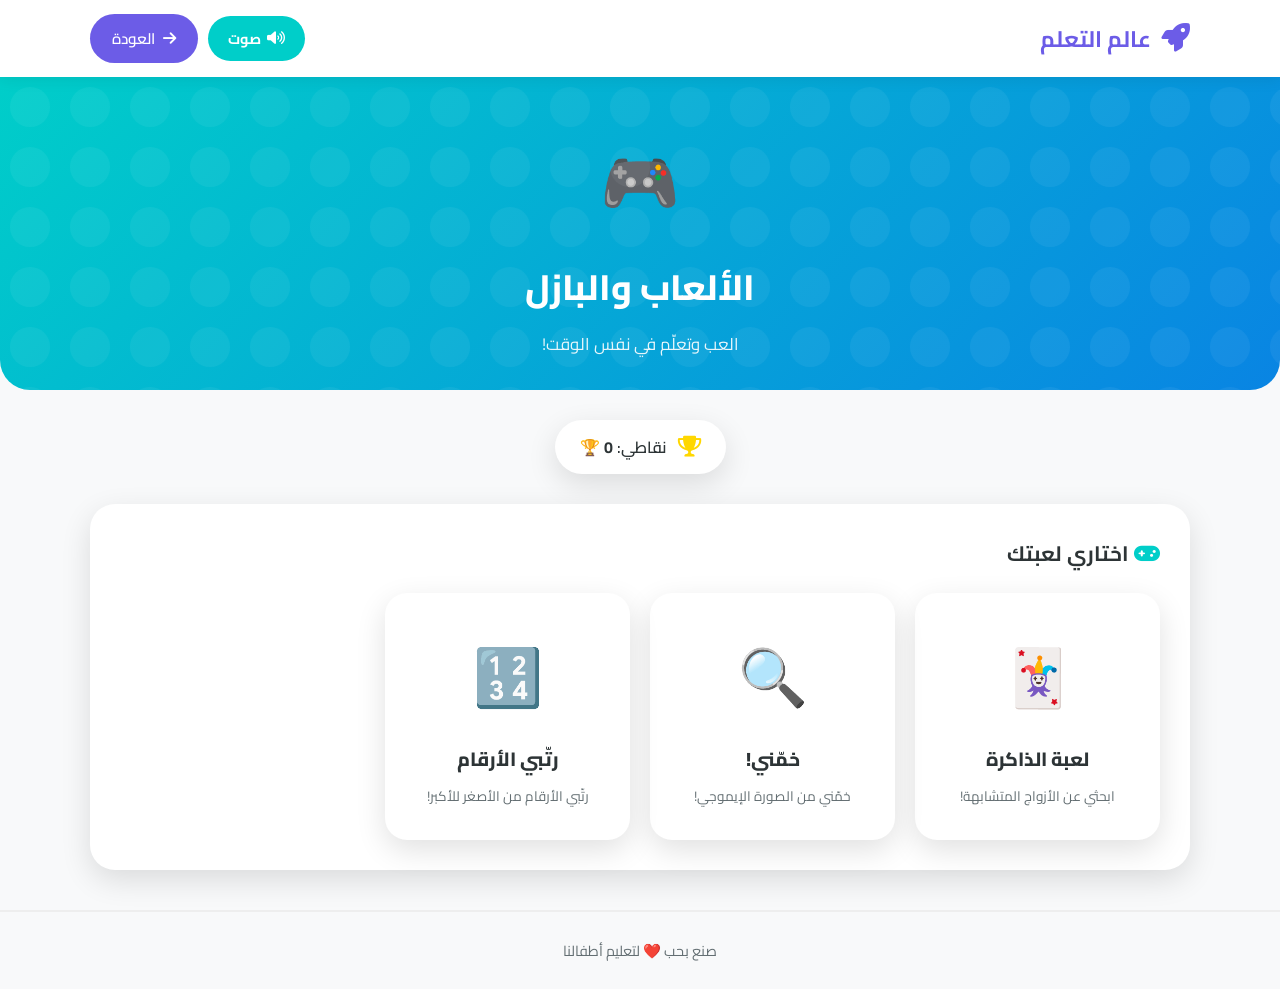
<file: activities/games.html>
<!DOCTYPE html>
<html lang="ar" dir="rtl">
<head>
    <meta charset="UTF-8">
    <meta name="viewport" content="width=device-width, initial-scale=1.0">
    <title>الألعاب والبازل - نجوم التعلم</title>
    <link href="https://fonts.googleapis.com/css2?family=Cairo:wght@400;600;800&family=Fredoka:wght@400;600&display=swap" rel="stylesheet">
    <link rel="stylesheet" href="https://cdnjs.cloudflare.com/ajax/libs/font-awesome/6.0.0/css/all.min.css">
    <link rel="stylesheet" href="activity-shared.css">
    <style>
        :root { --hero-start: #00CEC9; --hero-end: #0984E3; }

        /* === أنماط عامة === */
        .games-menu {
            display: grid;
            grid-template-columns: repeat(auto-fill, minmax(200px, 1fr));
            gap: 20px;
        }

        .game-card {
            background: var(--white);
            border-radius: 22px;
            padding: 28px 18px;
            text-align: center;
            box-shadow: var(--card-shadow);
            cursor: pointer;
            transition: var(--transition);
            border: 3px solid transparent;
        }

        .game-card:hover {
            transform: translateY(-8px);
            border-color: var(--secondary-color);
            box-shadow: 0 18px 40px rgba(0,206,201,0.2);
        }

        .game-card-icon { font-size: 3.5rem; margin-bottom: 12px; display: block; }
        .game-card-title { font-size: 1.2rem; font-weight: 800; margin-bottom: 6px; }
        .game-card-desc  { font-size: 0.85rem; color: var(--text-light); }

        /* === إخفاء/إظهار الألعاب === */
        #memoryGame, #guessGame, #puzzleGame, #levelSelectModal {
            display: none;
            animation: fadeIn 0.4s ease;
        }

        .game-header {
            display: flex; justify-content: space-between;
            align-items: center; margin-bottom: 20px; flex-wrap: wrap; gap: 10px;
        }
        .game-title { font-size: 1.4rem; font-weight: 800; }
        .game-stats { display: flex; gap: 15px; flex-wrap: wrap; }
        .game-stat {
            background: var(--bg-light);
            padding: 8px 16px; border-radius: 50px;
            font-size: 0.9rem; font-weight: 700;
            display: flex; align-items: center; gap: 6px;
        }

        .close-game-btn, .sound-toggle-btn {
            background: var(--accent-pink); color: var(--white);
            border: none; padding: 9px 20px; border-radius: 50px;
            font-family: 'Cairo', sans-serif; font-size: 0.9rem;
            font-weight: 700; cursor: pointer; transition: var(--transition);
            display: flex; align-items: center; gap: 6px;
        }
        .sound-toggle-btn { background: var(--secondary-color); }
        .close-game-btn:hover, .sound-toggle-btn:hover { transform: translateY(-2px); }

        /* === لعبة الذاكرة === */
        .memory-grid {
            display: grid;
            gap: 12px;
            max-width: 600px;
            margin: 0 auto;
        }

        .memory-card {
            aspect-ratio: 1;
            border-radius: 16px;
            cursor: pointer;
            position: relative;
            transform-style: preserve-3d;
            transition: transform 0.5s ease;
        }

        .memory-card.flipped { transform: rotateY(180deg); }
        .memory-card.matched { cursor: default; }

        .card-front, .card-back {
            position: absolute; inset: 0;
            border-radius: 14px;
            display: flex; align-items: center; justify-content: center;
            backface-visibility: hidden;
            font-size: 2.2rem;
        }

        .card-front {
            background: linear-gradient(135deg, var(--secondary-color), var(--accent-blue));            transform: rotateY(180deg);
            box-shadow: 0 4px 15px rgba(0,206,201,0.3);
        }

        .card-back {
            background: linear-gradient(135deg, #f0f4ff, #e8f0fe);
            border: 3px solid #d0d9f0;
            font-size: 1.8rem;
            color: var(--primary-color);
        }

        .memory-card.matched .card-front {
            background: linear-gradient(135deg, var(--accent-green), #38EF7D);
            animation: matchPop 0.4s ease;
        }

        @keyframes matchPop {
            0% { transform: rotateY(180deg) scale(1); }
            50% { transform: rotateY(180deg) scale(1.1); }
            100% { transform: rotateY(180deg) scale(1); }
        }

        /* === لعبة التخمين === */
        .guess-container { text-align: center; }
        .guess-question {
            background: linear-gradient(135deg, #667eea, #764ba2);
            border-radius: 22px; padding: 30px;
            color: var(--white); margin-bottom: 25px;
        }
        .guess-emoji { font-size: 5rem; margin: 10px 0; display: block; }
        .guess-hint  { font-size: 1.1rem; opacity: 0.9; min-height: 24px; }

        .guess-options {
            display: grid;
            grid-template-columns: repeat(2, 1fr);
            gap: 15px; max-width: 420px; margin: 0 auto 20px;
        }

        .guess-btn {
            padding: 16px;
            border-radius: 16px;
            border: 3px solid #ddd;
            background: var(--white);
            font-family: 'Cairo', sans-serif;
            font-size: 1.05rem; font-weight: 700;
            cursor: pointer; transition: var(--transition);
        }
        .guess-btn:hover  { border-color: var(--secondary-color); transform: translateY(-3px); }
        .guess-btn.correct { background: #d4edda; border-color: #28a745; color: #155724; }
        .guess-btn.wrong   { background: #f8d7da; border-color: #dc3545; color: #721c24; }
        /* === لعبة الترتيب === */
        .sort-container { text-align: center; }
        .sort-title { font-size: 1.2rem; font-weight: 700; margin-bottom: 20px; }
        .sort-question { font-size: 1rem; color: var(--text-light); margin-bottom: 20px; }
        .sort-items { display: flex; flex-wrap: wrap; gap: 12px; justify-content: center; margin-bottom: 20px; }
        .sort-item {
            padding: 14px 20px;
            border-radius: 16px;
            background: var(--white);
            box-shadow: var(--card-shadow);
            cursor: grab;
            font-size: 1.5rem;
            border: 3px solid #ddd;
            transition: var(--transition);
            user-select: none;
        }
        .sort-item:hover { border-color: var(--secondary-color); transform: translateY(-4px); }
        .sort-item.dragging { opacity: 0.5; cursor: grabbing; }
        .sort-item.correct-pos { border-color: var(--accent-green); background: #f0fff8; }

        .sort-answer {
            display: flex; flex-wrap: wrap;
            gap: 12px; justify-content: center;
            min-height: 70px;
            padding: 15px;
            border: 3px dashed #ddd;
            border-radius: 18px;
            margin-bottom: 20px;
            background: rgba(0,206,201,0.05);
        }
        .sort-answer .sort-item {
            background: linear-gradient(135deg, #f0fff8, #e8fff4);
            border-color: var(--accent-green);
        }

        /* === نافذة اختيار المستوى === */
        .modal-overlay {
            position: fixed; inset: 0;
            background: rgba(0,0,0,0.6);
            display: flex; align-items: center; justify-content: center;
            z-index: 1000;
            padding: 20px;
        }

        .level-modal {
            background: var(--white);
            border-radius: 28px;
            padding: 30px;
            max-width: 500px;            width: 100%;
            text-align: center;
            box-shadow: 0 20px 60px rgba(0,0,0,0.3);
            animation: slideUp 0.3s ease;
        }

        @keyframes slideUp {
            from { transform: translateY(30px); opacity: 0; }
            to { transform: translateY(0); opacity: 1; }
        }

        .level-modal-title {
            font-size: 1.5rem; font-weight: 800; margin-bottom: 20px; color: var(--primary-color);
        }

        .levels-grid {
            display: grid;
            grid-template-columns: repeat(auto-fit, minmax(100px, 1fr));
            gap: 12px;
            margin-bottom: 20px;
        }

        .level-btn {
            padding: 15px 10px;
            border-radius: 16px;
            border: 3px solid transparent;
            background: var(--bg-light);
            font-family: 'Cairo', sans-serif;
            font-size: 0.9rem; font-weight: 700;
            cursor: pointer; transition: var(--transition);
            display: flex; flex-direction: column; align-items: center; gap: 6px;
        }

        .level-btn:hover { transform: translateY(-3px); border-color: var(--secondary-color); }
        .level-btn .level-icon { font-size: 1.5rem; }
        
        .level-btn[data-level="easy"] { background: #d4edda; color: #155724; }
        .level-btn[data-level="medium"] { background: #cce5ff; color: #004085; }
        .level-btn[data-level="hard"] { background: #ffe5cc; color: #854d00; }
        .level-btn[data-level="expert"] { background: #f8d7da; color: #721c24; }
        .level-btn[data-level="pro"] { background: #e2d4f0; color: #4a2c66; }

        .close-modal-btn {
            background: #6c757d; color: white;
            border: none; padding: 8px 20px; border-radius: 50px;
            font-family: 'Cairo', sans-serif; cursor: pointer;
        }

        /* === عداد الوقت === */
        .timer-display {            background: linear-gradient(135deg, #ff6b6b, #ee5a24);
            color: white;
            padding: 6px 16px;
            border-radius: 50px;
            font-weight: 700;
            display: none;
        }
        .timer-display.active { display: flex; align-items: center; gap: 6px; }

        /* === Toast & Confetti === */
        .toast {
            position: fixed; bottom: 30px; left: 50%; transform: translateX(-50%);
            background: var(--primary-color); color: white;
            padding: 12px 24px; border-radius: 50px;
            font-weight: 700; z-index: 2000;
            animation: slideIn 0.3s ease, fadeOut 0.3s ease 2.8s;
        }
        @keyframes slideIn { from { transform: translate(-50%, 30px); opacity: 0; } to { transform: translate(-50%, 0); opacity: 1; } }
        @keyframes fadeOut { from { opacity: 1; } to { opacity: 0; } }

        .confetti-piece {
            position: fixed; width: 10px; height: 20px;
            animation: fall linear forwards;
            pointer-events: none; z-index: 1500;
        }
        @keyframes fall {
            to { transform: translateY(100vh) rotate(720deg); opacity: 0; }
        }
    </style>
</head>
<body>

<header class="top-bar">
    <div class="container header-content">
        <a href="../dashboard.html" class="logo">
            <i class="fas fa-rocket"></i><span>عالم التعلم</span>
        </a>
        <div style="display:flex; gap:10px; align-items:center;">
            <button class="sound-toggle-btn" onclick="toggleSound()" id="soundBtn">
                <i class="fas fa-volume-up"></i> <span>صوت</span>
            </button>
            <a href="../dashboard.html" class="back-btn">
                <i class="fas fa-arrow-right"></i><span>العودة</span>
            </a>
        </div>
    </div>
</header>

<div class="page-hero">
    <span class="hero-icon">🎮</span>    <h1>الألعاب والبازل</h1>
    <p>العب وتعلّم في نفس الوقت!</p>
</div>

<main class="container">
    <div class="stars-bar">
        <i class="fas fa-trophy"></i>
        <span>نقاطي: <strong id="totalScore">0</strong> 🏆</span>
    </div>

    <!-- قائمة الألعاب -->
    <section class="activity-section" id="gamesMenu">
        <h2 style="margin-bottom:20px; font-size:1.3rem;">
            <i class="fas fa-gamepad" style="color:var(--secondary-color);"></i> اختاري لعبتك
        </h2>
        <div class="games-menu">
            <div class="game-card" onclick="showLevelSelect('memory')">
                <span class="game-card-icon">🃏</span>
                <div class="game-card-title">لعبة الذاكرة</div>
                <div class="game-card-desc">ابحثي عن الأزواج المتشابهة!</div>
            </div>
            <div class="game-card" onclick="showLevelSelect('guess')">
                <span class="game-card-icon">🔍</span>
                <div class="game-card-title">خمّني!</div>
                <div class="game-card-desc">خمّني من الصورة الإيموجي!</div>
            </div>
            <div class="game-card" onclick="showLevelSelect('puzzle')">
                <span class="game-card-icon">🔢</span>
                <div class="game-card-title">رتّبي الأرقام</div>
                <div class="game-card-desc">رتّبي الأرقام من الأصغر للأكبر!</div>
            </div>
        </div>
    </section>

    <!-- لعبة الذاكرة -->
    <section class="activity-section" id="memoryGame">
        <div class="game-header">
            <div class="game-title">🃏 لعبة الذاكرة</div>
            <div class="game-stats">
                <div class="game-stat"><i class="fas fa-redo" style="color:#0984E3;"></i> المحاولات: <strong id="attempts">0</strong></div>
                <div class="game-stat"><i class="fas fa-check" style="color:var(--accent-green);"></i> الأزواج: <strong id="matchedPairs">0</strong>/<span id="totalPairs">8</span></div>
                <div class="game-stat timer-display" id="memoryTimer"><i class="fas fa-clock"></i> <span id="timerValue">60</span>ث</div>
            </div>
            <button class="close-game-btn" onclick="closeGame('memory')">
                <i class="fas fa-times"></i> إغلاق
            </button>
        </div>
        <div class="memory-grid" id="memoryGrid"></div>
        <div style="text-align:center; margin-top:20px;">
            <button class="btn-primary" onclick="showLevelSelect('memory')">                <i class="fas fa-sync"></i> مستوى جديد
            </button>
        </div>
    </section>

    <!-- لعبة التخمين -->
    <section class="activity-section" id="guessGame">
        <div class="game-header">
            <div class="game-title">🔍 خمّني!</div>
            <div class="game-stats">
                <div class="game-stat"><i class="fas fa-star" style="color:#FFD700;"></i> النقاط: <strong id="guessPoints">0</strong></div>
                <div class="game-stat timer-display" id="guessTimer"><i class="fas fa-clock"></i> <span id="guessTimerValue">30</span>ث</div>
            </div>
            <button class="close-game-btn" onclick="closeGame('guess')">
                <i class="fas fa-times"></i> إغلاق
            </button>
        </div>
        <div class="guess-container">
            <div class="guess-question">
                <div class="guess-hint" id="guessHint">ما هذه؟</div>
                <span class="guess-emoji" id="guessEmoji">🍎</span>
            </div>
            <div class="guess-options" id="guessOptions"></div>
        </div>
    </section>

    <!-- لعبة الترتيب -->
    <section class="activity-section" id="puzzleGame">
        <div class="game-header">
            <div class="game-title">🔢 رتّبي الأرقام</div>
            <div class="game-stats">
                <div class="game-stat"><i class="fas fa-star" style="color:#FFD700;"></i> النقاط: <strong id="sortScore">0</strong></div>
                <div class="game-stat timer-display" id="sortTimer"><i class="fas fa-clock"></i> <span id="sortTimerValue">45</span>ث</div>
            </div>
            <button class="close-game-btn" onclick="closeGame('puzzle')">
                <i class="fas fa-times"></i> إغلاق
            </button>
        </div>
        <div class="sort-container">
            <div class="sort-title" id="sortTitle">رتّبي الأرقام من الأصغر إلى الأكبر! 🔢</div>
            <div class="sort-question" id="sortInstruction"></div>
            <div class="sort-items" id="sortItems"></div>
            <p style="color:var(--text-light); font-size:0.9rem; margin-bottom:10px;">
                👆 اضغطي على الأرقام بالترتيب الصحيح:
            </p>
            <div class="sort-answer" id="sortAnswer"></div>
            <div style="text-align:center;">
                <button class="btn-primary" onclick="showLevelSelect('puzzle')">
                    <i class="fas fa-sync"></i> مستوى جديد
                </button>            </div>
        </div>
    </section>
</main>

<!-- نافذة اختيار المستوى -->
<div class="modal-overlay" id="levelSelectModal">
    <div class="level-modal">
        <div class="level-modal-title">🎯 اختاري مستوى الصعوبة</div>
        <div class="levels-grid">
            <button class="level-btn" data-level="easy" onclick="startGameWithLevel('easy')">
                <span class="level-icon">🟢</span>
                <span>سهل</span>
            </button>
            <button class="level-btn" data-level="medium" onclick="startGameWithLevel('medium')">
                <span class="level-icon">🔵</span>
                <span>متوسط</span>
            </button>
            <button class="level-btn" data-level="hard" onclick="startGameWithLevel('hard')">
                <span class="level-icon">🟠</span>
                <span>صعب</span>
            </button>
            <button class="level-btn" data-level="expert" onclick="startGameWithLevel('expert')">
                <span class="level-icon">🔴</span>
                <span>خبير</span>
            </button>
            <button class="level-btn" data-level="pro" onclick="startGameWithLevel('pro')">
                <span class="level-icon">🟣</span>
                <span>محترف</span>
            </button>
        </div>
        <button class="close-modal-btn" onclick="closeLevelModal()">إلغاء</button>
    </div>
</div>

<footer class="page-footer"><p>صنع بحب ❤️ لتعليم أطفالنا</p></footer>

<script>
    // === متغيرات عامة ===
    let totalScore = parseInt(localStorage.getItem('gamesScore') || '0');
    let soundEnabled = localStorage.getItem('soundEnabled') !== 'false';
    let currentGame = null;
    let currentLevel = 'hard'; // الافتراضي
    let audioCtx = null;

    // === إعدادات المستويات لكل لعبة ===
    const gameLevels = {
        memory: {
            easy:   { pairs: 2, cols: 2, time: null, points: 5 },
            medium: { pairs: 4, cols: 4, time: null, points: 10 },            hard:   { pairs: 6, cols: 4, time: null, points: 15 },
            expert: { pairs: 8, cols: 4, time: 90, points: 25 },
            pro:    { pairs: 10, cols: 5, time: 120, points: 40 }
        },
        guess: {
            easy:   { options: 2, hint: true, time: null, points: 3 },
            medium: { options: 3, hint: 'partial', time: null, points: 5 },
            hard:   { options: 4, hint: false, time: null, points: 8 },
            expert: { options: 5, hint: false, time: 20, points: 12 },
            pro:    { options: 6, hint: false, time: 15, points: 20 }
        },
        puzzle: {
            easy:   { count: 3, range: [1,10], reverse: false, time: null, points: 5 },
            medium: { count: 4, range: [1,15], reverse: false, time: null, points: 10 },
            hard:   { count: 5, range: [1,20], reverse: false, time: null, points: 15 },
            expert: { count: 6, range: [1,30], reverse: false, time: 40, points: 25 },
            pro:    { count: 8, range: [1,50], reverse: true, time: 60, points: 40 }
        }
    };

    // === نظام الصوت باستخدام Web Audio API ===
    function initAudio() {
        if (!audioCtx) {
            audioCtx = new (window.AudioContext || window.webkitAudioContext)();
        }
        if (audioCtx.state === 'suspended') {
            audioCtx.resume();
        }
    }

    function playTone(frequency, duration, type = 'sine', volume = 0.1) {
        if (!soundEnabled) return;
        initAudio();
        const oscillator = audioCtx.createOscillator();
        const gainNode = audioCtx.createGain();
        
        oscillator.connect(gainNode);
        gainNode.connect(audioCtx.destination);
        
        oscillator.frequency.value = frequency;
        oscillator.type = type;
        gainNode.gain.setValueAtTime(volume, audioCtx.currentTime);
        gainNode.gain.exponentialRampToValueAtTime(0.01, audioCtx.currentTime + duration);
        
        oscillator.start(audioCtx.currentTime);
        oscillator.stop(audioCtx.currentTime + duration);
    }

    // أصوات مخصصة للأحداث
    const sounds = {        flip: () => playTone(400, 0.1, 'square', 0.05),
        match: () => { playTone(523, 0.15); setTimeout(() => playTone(659, 0.15), 100); setTimeout(() => playTone(784, 0.2), 200); },
        error: () => { playTone(200, 0.2, 'sawtooth', 0.08); setTimeout(() => playTone(150, 0.2, 'sawtooth', 0.08), 100); },
        correct: () => { playTone(600, 0.1); setTimeout(() => playTone(800, 0.15), 80); setTimeout(() => playTone(1000, 0.2), 160); },
        win: () => { 
            [400, 500, 600, 800, 1000].forEach((freq, i) => 
                setTimeout(() => playTone(freq, 0.15, 'sine', 0.12), i * 100)
            );
        },
        click: () => playTone(300, 0.05, 'triangle', 0.03),
        tick: () => playTone(800, 0.03, 'sine', 0.02)
    };

    function toggleSound() {
        soundEnabled = !soundEnabled;
        localStorage.setItem('soundEnabled', soundEnabled);
        const btn = document.getElementById('soundBtn');
        btn.innerHTML = soundEnabled ? 
            '<i class="fas fa-volume-up"></i> <span>صوت</span>' : 
            '<i class="fas fa-volume-mute"></i> <span>صامت</span>';
        if (soundEnabled) initAudio();
    }

    // === التنقل بين الألعاب ===
    function showLevelSelect(gameType) {
        currentGame = gameType;
        // استعادة آخر مستوى تم اختياره لهذه اللعبة
        const savedLevel = localStorage.getItem(`level_${gameType}`);
        if (savedLevel) currentLevel = savedLevel;
        
        // تمييز المستوى المحفوظ
        document.querySelectorAll('.level-btn').forEach(btn => {
            btn.style.borderColor = btn.dataset.level === currentLevel ? 'var(--secondary-color)' : 'transparent';
        });
        
        document.getElementById('levelSelectModal').style.display = 'flex';
        sounds.click();
    }

    function closeLevelModal() {
        document.getElementById('levelSelectModal').style.display = 'none';
        sounds.click();
    }

    function startGameWithLevel(level) {
        currentLevel = level;
        localStorage.setItem(`level_${currentGame}`, level);
        closeLevelModal();
        sounds.click();
                document.getElementById('gamesMenu').style.display = 'none';
        ['memoryGame', 'guessGame', 'puzzleGame'].forEach(id => 
            document.getElementById(id).style.display = 'none'
        );

        if (currentGame === 'memory') {
            document.getElementById('memoryGame').style.display = 'block';
            initMemoryGame();
        } else if (currentGame === 'guess') {
            document.getElementById('guessGame').style.display = 'block';
            guessScore = 0;
            document.getElementById('guessPoints').textContent = 0;
            initGuessGame();
        } else if (currentGame === 'puzzle') {
            document.getElementById('puzzleGame').style.display = 'block';
            sortScoreLocal = 0;
            document.getElementById('sortScore').textContent = 0;
            initSortGame();
        }
    }

    function closeGame(type) {
        // إيقاف أي مؤقتات نشطة
        if (memoryTimerInterval) clearInterval(memoryTimerInterval);
        if (guessTimerInterval) clearInterval(guessTimerInterval);
        if (sortTimerInterval) clearInterval(sortTimerInterval);
        
        document.getElementById('gamesMenu').style.display = 'block';
        document.getElementById(type + 'Game').style.display = 'none';
        sounds.click();
    }

    // === لعبة الذاكرة ===
    const memoryEmojis = ['🍎','🐱','🌸','🦋','⭐','🎈','🌈','🏆','🎨','🚀'];
    let flippedCards = [], matchedCount = 0, attempts = 0, canFlip = true;
    let memoryTimerInterval = null, memoryTimeLeft = 0;

    function initMemoryGame() {
        const config = gameLevels.memory[currentLevel];
        const pairs = memoryEmojis.slice(0, config.pairs);
        const cards = [...pairs, ...pairs].sort(() => Math.random() - 0.5);
        
        matchedCount = 0; attempts = 0; flippedCards = []; canFlip = true;
        document.getElementById('matchedPairs').textContent = 0;
        document.getElementById('attempts').textContent = 0;
        document.getElementById('totalPairs').textContent = config.pairs;

        // إعداد الشبكة حسب المستوى
        const grid = document.getElementById('memoryGrid');
        grid.innerHTML = '';        grid.style.gridTemplateColumns = `repeat(${config.cols}, 1fr)`;
        
        // حجم الخط يتناسب مع عدد الأعمدة
        const fontSize = config.cols > 4 ? '1.5rem' : config.cols > 3 ? '1.8rem' : '2.2rem';

        cards.forEach((emoji, i) => {
            const card = document.createElement('div');
            card.className = 'memory-card';
            card.dataset.emoji = emoji;
            card.innerHTML = `
                <div class="card-back"><i class="fas fa-question"></i></div>
                <div class="card-front" style="font-size:${fontSize}">${emoji}</div>
            `;
            card.onclick = () => flipMemoryCard(card);
            grid.appendChild(card);
        });

        // إعداد المؤقت إذا موجود
        const timerEl = document.getElementById('memoryTimer');
        if (config.time) {
            memoryTimeLeft = config.time;
            document.getElementById('timerValue').textContent = memoryTimeLeft;
            timerEl.classList.add('active');
            if (memoryTimerInterval) clearInterval(memoryTimerInterval);
            memoryTimerInterval = setInterval(() => {
                memoryTimeLeft--;
                document.getElementById('timerValue').textContent = memoryTimeLeft;
                if (memoryTimeLeft <= 10) sounds.tick();
                if (memoryTimeLeft <= 0) {
                    clearInterval(memoryTimerInterval);
                    endMemoryGame(false);
                }
            }, 1000);
        } else {
            timerEl.classList.remove('active');
        }
    }

    function flipMemoryCard(card) {
        if (!canFlip || card.classList.contains('flipped') || card.classList.contains('matched')) return;
        card.classList.add('flipped');
        flippedCards.push(card);
        sounds.flip();
        
        if (flippedCards.length === 2) {
            attempts++;
            document.getElementById('attempts').textContent = attempts;
            canFlip = false;
            setTimeout(() => checkMemoryMatch(), 800);
        }    }

    function checkMemoryMatch() {
        const [a, b] = flippedCards;
        if (a.dataset.emoji === b.dataset.emoji) {
            a.classList.add('matched'); b.classList.add('matched');
            matchedCount++;
            document.getElementById('matchedPairs').textContent = matchedCount;
            sounds.match();
            const points = gameLevels.memory[currentLevel].points;
            addScore(points);
            
            const config = gameLevels.memory[currentLevel];
            if (matchedCount === config.pairs) {
                endMemoryGame(true);
            }
        } else {
            sounds.error();
            a.classList.remove('flipped'); b.classList.remove('flipped');
        }
        flippedCards = []; canFlip = true;
    }

    function endMemoryGame(won) {
        if (memoryTimerInterval) clearInterval(memoryTimerInterval);
        if (won) {
            const bonus = currentLevel === 'pro' ? 100 : currentLevel === 'expert' ? 75 : 50;
            addScore(bonus);
            showToast(`🎉 ممتاز! أكملتِ المستوى في ${attempts} محاولة! +${bonus} نقطة!`);
            sounds.win();
            createConfetti();
        } else {
            showToast('⏰ انتهى الوقت! حاولي مرة أخرى 💪');
            sounds.error();
        }
    }

    // === لعبة التخمين ===
    const guessData = [
        { emoji: '🍎', answer: 'تفاحة', options: ['تفاحة','موزة','برتقال','عنب'], hint: 'فاكهة حمراء' },
        { emoji: '🦁', answer: 'أسد',   options: ['نمر','أسد','فيل','زرافة'], hint: 'ملك الغابة' },
        { emoji: '🚀', answer: 'صاروخ', options: ['طائرة','قطار','صاروخ','سيارة'], hint: 'يسافر للفضاء' },
        { emoji: '🌈', answer: 'قوس قزح', options: ['شمس','قمر','قوس قزح','نجمة'], hint: 'يظهر بعد المطر' },
        { emoji: '🐧', answer: 'بطريق', options: ['دجاجة','بطريق','بطة','حمامة'], hint: 'يعيش في القطب' },
        { emoji: '🎸', answer: 'جيتار',  options: ['بيانو','طبل','جيتار','كمان'], hint: 'آلة موسيقية' },
        { emoji: '🌺', answer: 'زهرة',   options: ['شجرة','عشب','زهرة','نبتة'], hint: 'لها رائحة عطرة' },
        { emoji: '⭐', answer: 'نجمة',   options: ['قمر','نجمة','شمس','كوكب'], hint: 'تلمع في الليل' },
        { emoji: '🐘', answer: 'فيل', options: ['أسد','فيل','زرافة','نمر'], hint: 'له خرطوم طويل' },
        { emoji: '🦋', answer: 'فراشة', options: ['نحلة','فراشة','عصفور','خنفساء'], hint: 'لها أجنحة ملونة' },
    ];    
    let guessIndex = 0, guessScore = 0, canGuess = true;
    let guessTimerInterval = null, guessTimeLeft = 0;

    function initGuessGame() {
        const config = gameLevels.guess[currentLevel];
        guessIndex = Math.floor(Math.random() * guessData.length);
        canGuess = true;
        
        const q = guessData[guessIndex];
        document.getElementById('guessEmoji').textContent = q.emoji;
        
        // عرض التلميح حسب المستوى
        const hintEl = document.getElementById('guessHint');
        if (config.hint === true) {
            hintEl.textContent = `💡 تلميح: ${q.hint}`;
        } else if (config.hint === 'partial') {
            hintEl.textContent = `💡 أول حرف: ${q.answer.charAt(0)}`;
        } else {
            hintEl.textContent = 'ما هذه؟ اختاري الإجابة الصحيحة!';
        }
        
        // اختيار عدد الخيارات حسب المستوى
        const availableOptions = [...q.options];
        const selectedOptions = availableOptions
            .sort(() => Math.random() - 0.5)
            .slice(0, Math.min(config.options, availableOptions.length));
        
        const container = document.getElementById('guessOptions');
        container.innerHTML = '';
        selectedOptions.forEach(opt => {
            const btn = document.createElement('button');
            btn.className = 'guess-btn';
            btn.textContent = opt;
            btn.onclick = () => checkGuess(opt, btn, q.answer);
            container.appendChild(btn);
        });
        
        // إعداد المؤقت
        const timerEl = document.getElementById('guessTimer');
        if (config.time) {
            guessTimeLeft = config.time;
            document.getElementById('guessTimerValue').textContent = guessTimeLeft;
            timerEl.classList.add('active');
            if (guessTimerInterval) clearInterval(guessTimerInterval);
            guessTimerInterval = setInterval(() => {
                guessTimeLeft--;
                document.getElementById('guessTimerValue').textContent = guessTimeLeft;
                if (guessTimeLeft <= 5) sounds.tick();
                if (guessTimeLeft <= 0) {                    clearInterval(guessTimerInterval);
                    handleGuessTimeout();
                }
            }, 1000);
        } else {
            timerEl.classList.remove('active');
        }
    }

    function checkGuess(selected, btn, correct) {
        if (!canGuess) return;
        canGuess = false;
        
        if (guessTimerInterval) clearInterval(guessTimerInterval);
        
        if (selected === correct) {
            btn.classList.add('correct');
            sounds.correct();
            const points = gameLevels.guess[currentLevel].points;
            guessScore += points; 
            addScore(points);
            document.getElementById('guessPoints').textContent = guessScore;
            showToast(`✅ صحيح! +${points} نقاط 🎉`);
            createConfetti();
        } else {
            btn.classList.add('wrong');
            sounds.error();
            document.querySelectorAll('.guess-btn').forEach(b => { 
                if (b.textContent === correct) b.classList.add('correct'); 
            });
            showToast('❌ ليس صحيحاً! الجواب: ' + correct);
        }
        setTimeout(initGuessGame, 2000);
    }

    function handleGuessTimeout() {
        canGuess = false;
        showToast('⏰ انتهى الوقت!');
        sounds.error();
        document.querySelectorAll('.guess-btn').forEach(b => {
            if (b.textContent === guessData[guessIndex].answer) b.classList.add('correct');
        });
        setTimeout(initGuessGame, 2000);
    }

    // === لعبة الترتيب ===
    let sortCorrect = [], sortScoreLocal = 0, selectedSortItems = [];
    let sortTimerInterval = null, sortTimeLeft = 0;

    function initSortGame() {        const config = gameLevels.puzzle[currentLevel];
        const count = config.count;
        const [min, max] = config.range;
        
        // توليد أرقام فريدة
        const nums = [];
        while (nums.length < count) {
            const n = Math.floor(Math.random() * (max - min + 1)) + min;
            if (!nums.includes(n)) nums.push(n);
        }
        
        sortCorrect = config.reverse ? [...nums].sort((a, b) => b - a) : [...nums].sort((a, b) => a - b);
        selectedSortItems = [];

        const instruction = config.reverse ? 
            `لديكِ ${count} أرقام، رتّبيها من الأكبر إلى الأصغر 🔽` :
            `لديكِ ${count} أرقام، رتّبيها من الأصغر إلى الأكبر 🔼`;
        
        document.getElementById('sortInstruction').textContent = instruction;
        document.getElementById('sortTitle').textContent = config.reverse ? 
            'رتّبي الأرقام من الأكبر إلى الأصغر! 🔽' : 
            'رتّبي الأرقام من الأصغر إلى الأكبر! 🔢';
        document.getElementById('sortAnswer').innerHTML = '';

        const shuffled = [...nums].sort(() => Math.random() - 0.5);
        const container = document.getElementById('sortItems');
        container.innerHTML = '';
        shuffled.forEach(n => {
            const item = document.createElement('div');
            item.className = 'sort-item';
            item.textContent = n;
            item.dataset.value = n;
            item.onclick = () => selectSortItem(item);
            container.appendChild(item);
        });

        // إعداد المؤقت
        const timerEl = document.getElementById('sortTimer');
        if (config.time) {
            sortTimeLeft = config.time;
            document.getElementById('sortTimerValue').textContent = sortTimeLeft;
            timerEl.classList.add('active');
            if (sortTimerInterval) clearInterval(sortTimerInterval);
            sortTimerInterval = setInterval(() => {
                sortTimeLeft--;
                document.getElementById('sortTimerValue').textContent = sortTimeLeft;
                if (sortTimeLeft <= 10) sounds.tick();
                if (sortTimeLeft <= 0) {
                    clearInterval(sortTimerInterval);
                    handleSortTimeout();                }
            }, 1000);
        } else {
            timerEl.classList.remove('active');
        }
    }

    function selectSortItem(item) {
        if (item.style.visibility === 'hidden' || !canGuess) return;
        
        const val = parseInt(item.dataset.value);
        selectedSortItems.push(val);
        item.style.visibility = 'hidden';
        sounds.flip();

        const answerDiv = document.getElementById('sortAnswer');
        const chip = document.createElement('div');
        chip.className = 'sort-item';
        chip.textContent = val;
        answerDiv.appendChild(chip);

        // تحقق فوري من الترتيب
        const expectedPos = selectedSortItems.length - 1;
        if (val !== sortCorrect[expectedPos]) {
            chip.style.background = '#f8d7da';
            chip.style.borderColor = '#dc3545';
            sounds.error();
            showToast('❌ ترتيب خاطئ! جرّبي مرة أخرى 🔄');
            setTimeout(() => { 
                selectedSortItems = []; 
                answerDiv.innerHTML = '';
                document.querySelectorAll('.sort-item').forEach(i => i.style.visibility = 'visible');
            }, 1200);
            return;
        }

        chip.style.background = '#d4edda';
        chip.style.borderColor = '#28a745';

        if (selectedSortItems.length === sortCorrect.length) {
            if (sortTimerInterval) clearInterval(sortTimerInterval);
            sounds.win();
            const points = gameLevels.puzzle[currentLevel].points;
            sortScoreLocal += points; 
            addScore(points);
            document.getElementById('sortScore').textContent = sortScoreLocal;
            showToast(`🎉 رائع جداً! +${points} نقطة ⭐`);
            createConfetti();
            setTimeout(initSortGame, 2500);
        }    }

    function handleSortTimeout() {
        showToast('⏰ انتهى الوقت! حاولي مرة أخرى 💪');
        sounds.error();
        setTimeout(initSortGame, 2000);
    }

    // === نظام النقاط ===
    function addScore(n) {
        totalScore += n;
        document.getElementById('totalScore').textContent = totalScore;
        localStorage.setItem('gamesScore', totalScore);
        
        const starsEarned = Math.floor(n / 5);
        if (starsEarned > 0) {
            try {
                const session = JSON.parse(localStorage.getItem('kidsAppSession') || 'null');
                if (session?.type === 'child') {
                    const accounts = JSON.parse(localStorage.getItem('kidsAppAccounts') || 'null');
                    if (accounts) {
                        const idx = accounts.children?.findIndex?.(c => c.id === session.id);
                        if (idx !== -1) {
                            accounts.children[idx].stars = (accounts.children[idx].stars || 0) + starsEarned;
                            localStorage.setItem('kidsAppAccounts', JSON.stringify(accounts));
                        }
                    }
                }
            } catch(e) {}
        }
    }

    // === Toast & Confetti ===
    function showToast(msg) {
        document.querySelector('.toast')?.remove();
        const t = document.createElement('div'); 
        t.className = 'toast'; 
        t.textContent = msg;
        document.body.appendChild(t); 
        setTimeout(() => t.remove(), 3100);
    }

    function createConfetti() {
        for (let i = 0; i < 30; i++) {
            setTimeout(() => {
                const c = document.createElement('div'); 
                c.className = 'confetti-piece'; 
                c.style.left = Math.random() * 100 + 'vw'; 
                c.style.top = '-10px';
                c.style.background = `hsl(${Math.random() * 360}, 70%, 60%)`;                c.style.width = (5 + Math.random() * 10) + 'px';
                c.style.height = (10 + Math.random() * 15) + 'px';
                c.style.animationDuration = (2 + Math.random() * 2) + 's';
                document.body.appendChild(c); 
                setTimeout(() => c.remove(), 4000);
            }, i * 50);
        }
    }

    // === التهيئة عند التحميل ===
    document.addEventListener('DOMContentLoaded', () => {
        // التحقق من الجلسة
        try {
            const session = JSON.parse(localStorage.getItem('kidsAppSession') || 'null');
            if (!session || session.type !== 'child') { 
                // location.href = '../login.html'; // إلغاء التوجيه للتجربة
            }
        } catch(e) {}
        
        document.getElementById('totalScore').textContent = totalScore;
        
        // تحديث زر الصوت
        const soundBtn = document.getElementById('soundBtn');
        if (!soundEnabled) {
            soundBtn.innerHTML = '<i class="fas fa-volume-mute"></i> <span>صامت</span>';
        }
        
        // تهيئة الصوت عند أول تفاعل
        document.addEventListener('click', initAudio, { once: true });
    });

    // إغلاق النافذة المنبثقة عند النقر خارجها
    document.getElementById('levelSelectModal')?.addEventListener('click', (e) => {
        if (e.target.id === 'levelSelectModal') closeLevelModal();
    });
</script>
</body>
</html>
</file>
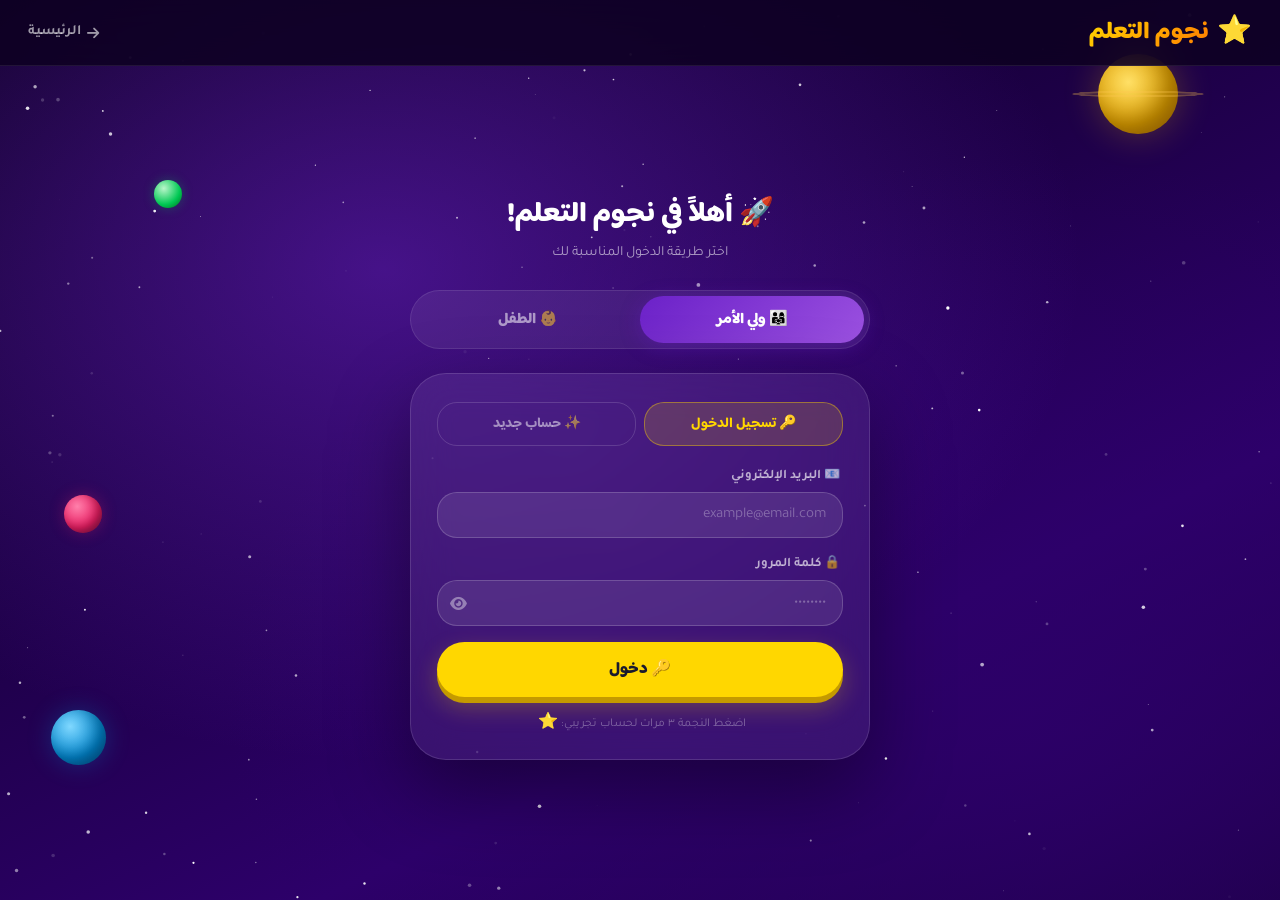
<file: activities/math.html>
<!DOCTYPE html>
<html lang="ar" dir="rtl">
<head>
    <meta charset="UTF-8">
    <meta name="viewport" content="width=device-width, initial-scale=1.0">
    <title>الأرقام والحساب - نجوم التعلم</title>
    <link href="https://fonts.googleapis.com/css2?family=Cairo:wght@400;600;800&family=Fredoka:wght@400;600&display=swap" rel="stylesheet">
    <link rel="stylesheet" href="https://cdnjs.cloudflare.com/ajax/libs/font-awesome/6.0.0/css/all.min.css">
    <link rel="stylesheet" href="activity-shared.css">
    <style>
        :root {
            --hero-start: #FF8C00;
            --hero-end: #FFA502;
        }

        /* === شبكة الأرقام === */
        .numbers-grid {
            display: grid;
            grid-template-columns: repeat(auto-fit, minmax(90px, 1fr));
            gap: 15px;
            margin-bottom: 30px;
        }

        .number-card {
            background: linear-gradient(135deg, #fff9f0, #fff3dc);
            border: 3px solid #FFD580;
            border-radius: 18px;
            padding: 18px 10px;
            text-align: center;
            cursor: pointer;
            transition: var(--transition);
            position: relative;
        }

        .number-card:hover, .number-card.active {
            transform: translateY(-6px) scale(1.05);
            border-color: var(--accent-orange);
            box-shadow: 0 10px 25px rgba(255,165,2,0.3);
        }

        .number-card.active { background: linear-gradient(135deg, #FFA502, #FFD700); }
        .number-card.active .number-digit,
        .number-card.active .number-name { color: var(--white); }

        .number-digit {
            font-size: 2.2rem;
            font-weight: 800;
            color: #FF8C00;
            font-family: 'Fredoka', sans-serif;
            display: block;
        }

        .number-name {
            font-size: 0.85rem;
            color: var(--text-light);
            font-weight: 600;
            display: block;
            margin-top: 4px;
        }

        .number-dots {
            display: flex;
            flex-wrap: wrap;
            justify-content: center;
            gap: 3px;
            margin-top: 8px;
            min-height: 20px;
        }

        .dot {
            width: 8px; height: 8px;
            border-radius: 50%;
            background: #FF8C00;
        }

        .number-card.active .dot { background: var(--white); }

        /* === عداد تفاعلي === */
        .counter-section {
            background: linear-gradient(135deg, #fff3dc, #ffe9b8);
            border-radius: 20px;
            padding: 25px;
            text-align: center;
            border: 3px solid #FFD580;
            margin-bottom: 25px;
        }

        .counter-display {
            font-size: 5rem;
            font-weight: 800;
            color: #FF8C00;
            font-family: 'Fredoka', sans-serif;
            margin: 10px 0;
            text-shadow: 3px 3px 0 rgba(255,140,0,0.2);
        }

        .counter-emojis {
            font-size: 1.8rem;
            min-height: 50px;
            line-height: 1.6;
            letter-spacing: 3px;
            word-break: break-all;
        }

        .counter-btns {
            display: flex;
            justify-content: center;
            gap: 15px;
            margin-top: 20px;
            flex-wrap: wrap;
        }

        .counter-btn {
            width: 60px; height: 60px;
            border-radius: 50%;
            border: none;
            font-size: 1.8rem;
            font-weight: 800;
            cursor: pointer;
            transition: var(--transition);
            display: flex; align-items: center; justify-content: center;
        }

        .btn-minus { background: #FF7675; color: var(--white); }
        .btn-plus  { background: #00B894; color: var(--white); }
        .btn-reset { background: #636E72; color: var(--white); font-size: 1.2rem; }

        .counter-btn:hover { transform: scale(1.15); }

        /* === لعبة الجمع والطرح === */
        .quiz-section {
            text-align: center;
        }

        .quiz-title {
            font-size: 1.4rem; font-weight: 700;
            color: var(--text-dark); margin-bottom: 20px;
        }

        .equation-display {
            background: linear-gradient(135deg, #667eea, #764ba2);
            border-radius: 20px;
            padding: 25px 20px;
            color: var(--white);
            font-size: 2.8rem;
            font-weight: 800;
            font-family: 'Fredoka', sans-serif;
            margin-bottom: 25px;
            letter-spacing: 4px;
        }

        .equation-display .question-mark {
            background: rgba(255,255,255,0.2);
            padding: 0 15px;
            border-radius: 10px;
            border: 3px dashed rgba(255,255,255,0.6);
        }

        .answer-options {
            display: grid;
            grid-template-columns: repeat(2, 1fr);
            gap: 15px;
            max-width: 400px;
            margin: 0 auto 20px;
        }

        .answer-btn {
            padding: 18px;
            border-radius: 16px;
            border: 3px solid #ddd;
            background: var(--white);
            font-size: 1.8rem;
            font-weight: 800;
            font-family: 'Fredoka', sans-serif;
            color: var(--text-dark);
            cursor: pointer;
            transition: var(--transition);
        }

        .answer-btn:hover { border-color: var(--primary-color); transform: translateY(-3px); }
        .answer-btn.correct { background: #d4edda; border-color: #28a745; color: #155724; }
        .answer-btn.wrong   { background: #f8d7da; border-color: #dc3545; color: #721c24; }

        .quiz-score {
            font-size: 1.1rem; font-weight: 700;
            color: var(--text-dark); margin-top: 10px;
        }

        .quiz-score span { color: #FF8C00; font-size: 1.4rem; }
    </style>
</head>
<body>

<header class="top-bar">
    <div class="container header-content">
        <a href="../dashboard.html" class="logo">
            <i class="fas fa-rocket"></i>
            <span>عالم التعلم</span>
        </a>
        <a href="../dashboard.html" class="back-btn">
            <i class="fas fa-arrow-right"></i>
            <span>العودة</span>
        </a>
    </div>
</header>

<div class="page-hero">
    <span class="hero-icon">🔢</span>
    <h1>الأرقام والحساب</h1>
    <p>تعلّم الأرقام والجمع والطرح بطريقة ممتعة!</p>
</div>

<main class="container">

    <!-- شريط النجوم -->
    <div class="stars-bar">
        <i class="fas fa-star"></i>
        <span>نجومي: <strong id="starsCount">0</strong> ⭐</span>
    </div>

    <!-- الأرقام من 1 إلى 10 -->
    <section class="activity-section">
        <h2 style="margin-bottom:20px; font-size:1.4rem;">
            <i class="fas fa-hashtag" style="color:#FF8C00;"></i> الأرقام من ١ إلى ١٠
        </h2>
        <div class="numbers-grid" id="numbersGrid"></div>
    </section>

    <!-- عداد تفاعلي -->
    <section class="activity-section">
        <h2 style="margin-bottom:15px; font-size:1.4rem;">
            <i class="fas fa-plus-minus" style="color:#FF8C00;"></i> العداد التفاعلي
        </h2>
        <div class="counter-section">
            <p style="color:var(--text-light); margin-bottom:5px;">اضغط + أو - لتعلم العدّ!</p>
            <div class="counter-display" id="counterDisplay">0</div>
            <div class="counter-emojis" id="counterEmojis">🌟</div>
            <div class="counter-btns">
                <button class="counter-btn btn-minus" onclick="changeCounter(-1)">−</button>
                <button class="counter-btn btn-reset" onclick="resetCounter()"><i class="fas fa-redo"></i></button>
                <button class="counter-btn btn-plus"  onclick="changeCounter(1)">+</button>
            </div>
        </div>
    </section>

    <!-- لعبة الجمع والطرح -->
    <section class="activity-section">
        <div class="quiz-section">
            <div class="quiz-title">
                <i class="fas fa-gamepad" style="color:#FF8C00;"></i>
                العب واحسب! 🎮
            </div>
            <div class="equation-display" id="equationDisplay">
                <span id="num1">3</span>
                <span id="opSign"> + </span>
                <span id="num2">4</span>
                <span> = </span>
                <span class="question-mark">?</span>
            </div>
            <div class="answer-options" id="answerOptions"></div>
            <div class="quiz-score">
                الإجابات الصحيحة: <span id="quizScore">0</span> 🎯
            </div>
            <button class="btn-primary" style="margin-top:15px;" onclick="generateQuestion()">
                <i class="fas fa-sync"></i> سؤال جديد
            </button>
        </div>
    </section>

</main>

<footer class="page-footer">
    <p>صنع بحب ❤️ لتعليم أطفالنا</p>
</footer>

<script>
    // === بيانات الأرقام ===
    const numbers = [
        { digit: 1, name: 'واحد',  emoji: '⭐' },
        { digit: 2, name: 'اثنان', emoji: '🌙' },
        { digit: 3, name: 'ثلاثة', emoji: '🍎' },
        { digit: 4, name: 'أربعة', emoji: '🌸' },
        { digit: 5, name: 'خمسة', emoji: '🦋' },
        { digit: 6, name: 'ستة',  emoji: '🐝' },
        { digit: 7, name: 'سبعة', emoji: '🌈' },
        { digit: 8, name: 'ثمانية',emoji: '🎈' },
        { digit: 9, name: 'تسعة', emoji: '🌺' },
        { digit: 10, name: 'عشرة', emoji: '🏆' },
    ];

    // === رسم بطاقات الأرقام ===
    function renderNumbers() {
        const grid = document.getElementById('numbersGrid');
        grid.innerHTML = '';
        numbers.forEach(n => {
            const card = document.createElement('div');
            card.className = 'number-card';
            card.id = `num-card-${n.digit}`;
            const dots = Array(n.digit).fill('<div class="dot"></div>').join('');
            card.innerHTML = `
                <span class="number-digit">${n.digit}</span>
                <span class="number-name">${n.name}</span>
                <div class="number-dots">${dots}</div>
            `;
            card.onclick = () => selectNumber(n);
            grid.appendChild(card);
        });
    }

    function selectNumber(n) {
        document.querySelectorAll('.number-card').forEach(c => c.classList.remove('active'));
        document.getElementById(`num-card-${n.digit}`)?.classList.add('active');
        speak(n.name);
        showToast(`${n.emoji} ${n.digit} - ${n.name}`);
        addStar(1);
    }

    // === العداد ===
    let counterValue = 0;
    const counterEmojis = ['🌟','🍎','🐝','🦋','🌈','🎈','🌺','⭐','🌙','🏆'];

    function changeCounter(delta) {
        counterValue = Math.max(0, Math.min(10, counterValue + delta));
        document.getElementById('counterDisplay').textContent = counterValue;
        const emojisHtml = counterEmojis.slice(0, counterValue).join(' ');
        document.getElementById('counterEmojis').textContent = counterValue === 0 ? '...' : emojisHtml;
        speak(numbers[counterValue - 1]?.name || 'صفر');
    }

    function resetCounter() {
        counterValue = 0;
        document.getElementById('counterDisplay').textContent = 0;
        document.getElementById('counterEmojis').textContent = '...';
    }

    // === لعبة الجمع والطرح ===
    let correctAnswer = 0;
    let quizScore = 0;
    let canAnswer = true;

    function generateQuestion() {
        canAnswer = true;
        const isAdd = Math.random() > 0.4;
        let a, b;
        if (isAdd) {
            a = Math.floor(Math.random() * 6) + 1;
            b = Math.floor(Math.random() * (10 - a)) + 1;
            correctAnswer = a + b;
        } else {
            a = Math.floor(Math.random() * 8) + 2;
            b = Math.floor(Math.random() * a) + 1;
            correctAnswer = a - b;
        }
        document.getElementById('num1').textContent = a;
        document.getElementById('opSign').textContent = isAdd ? ' + ' : ' − ';
        document.getElementById('num2').textContent = b;

        // خيارات الإجابة
        const wrongAnswers = new Set();
        while (wrongAnswers.size < 3) {
            const w = correctAnswer + (Math.random() > 0.5 ? 1 : -1) * (Math.floor(Math.random() * 4) + 1);
            if (w !== correctAnswer && w >= 0 && w <= 20) wrongAnswers.add(w);
        }
        const options = [...wrongAnswers, correctAnswer].sort(() => Math.random() - 0.5);
        const container = document.getElementById('answerOptions');
        container.innerHTML = '';
        options.forEach(opt => {
            const btn = document.createElement('button');
            btn.className = 'answer-btn';
            btn.textContent = opt;
            btn.onclick = () => checkAnswer(opt, btn);
            container.appendChild(btn);
        });
    }

    function checkAnswer(selected, btn) {
        if (!canAnswer) return;
        canAnswer = false;
        if (selected === correctAnswer) {
            btn.classList.add('correct');
            quizScore++;
            document.getElementById('quizScore').textContent = quizScore;
            showToast('🎉 إجابة صحيحة! +2 نجوم');
            addStar(2);
            createConfetti();
        } else {
            btn.classList.add('wrong');
            // إظهار الصحيحة
            document.querySelectorAll('.answer-btn').forEach(b => {
                if (parseInt(b.textContent) === correctAnswer) b.classList.add('correct');
            });
            showToast('❌ حاول مرة أخرى! الإجابة: ' + correctAnswer);
        }
        setTimeout(generateQuestion, 2000);
    }

    // === مساعدات ===
    function speak(text) {
        window.speechSynthesis?.cancel();
        const u = new SpeechSynthesisUtterance(text);
        u.lang = 'ar-SA'; u.rate = 0.8;
        speechSynthesis.speak(u);
    }

    let totalStars = parseInt(localStorage.getItem('mathStars') || '0');
    function syncStarsToAccount(n) {
        try {
            const session = JSON.parse(localStorage.getItem('kidsAppSession') || 'null');
            if (!session || session.type !== 'child') return;
            const accounts = JSON.parse(localStorage.getItem('kidsAppAccounts') || 'null');
            if (!accounts) return;
            const idx = accounts.children.findIndex(c => c.id === session.id);
            if (idx === -1) return;
            accounts.children[idx].stars = (accounts.children[idx].stars || 0) + n;
            localStorage.setItem('kidsAppAccounts', JSON.stringify(accounts));
        } catch(e) {}
    }
    function addStar(n) {
        totalStars += n;
        document.getElementById('starsCount').textContent = totalStars;
        localStorage.setItem('mathStars', totalStars);
        syncStarsToAccount(n);
    }

    function showToast(msg) {
        document.querySelector('.toast')?.remove();
        const t = document.createElement('div');
        t.className = 'toast';
        t.textContent = msg;
        document.body.appendChild(t);
        setTimeout(() => t.remove(), 3100);
    }

    function createConfetti() {
        for (let i = 0; i < 25; i++) {
            setTimeout(() => {
                const c = document.createElement('div');
                c.className = 'confetti-piece';
                c.style.left = Math.random() * 100 + 'vw';
                c.style.top = '-10px';
                c.style.background = `hsl(${Math.random() * 360}, 70%, 60%)`;
                c.style.animationDuration = (2 + Math.random() * 1.5) + 's';
                document.body.appendChild(c);
                setTimeout(() => c.remove(), 4000);
            }, i * 80);
        }
    }

    // === تحميل ===
    document.addEventListener('DOMContentLoaded', () => {
        // تحميل النجوم من حساب الطفل الحالي
        try {
            const session = JSON.parse(localStorage.getItem('kidsAppSession') || 'null');
            if (!session || session.type !== 'child') { location.href = '../login.html'; return; }
            const accounts = JSON.parse(localStorage.getItem('kidsAppAccounts') || 'null');
            if (accounts) {
                const child = accounts.children.find(c => c.id === session.id);
                if (child) totalStars = child.stars || 0;
            }
        } catch(e) {}
        renderNumbers();
        generateQuestion();
        document.getElementById('starsCount').textContent = totalStars;
    });
</script>
</body>
</html>
</file>
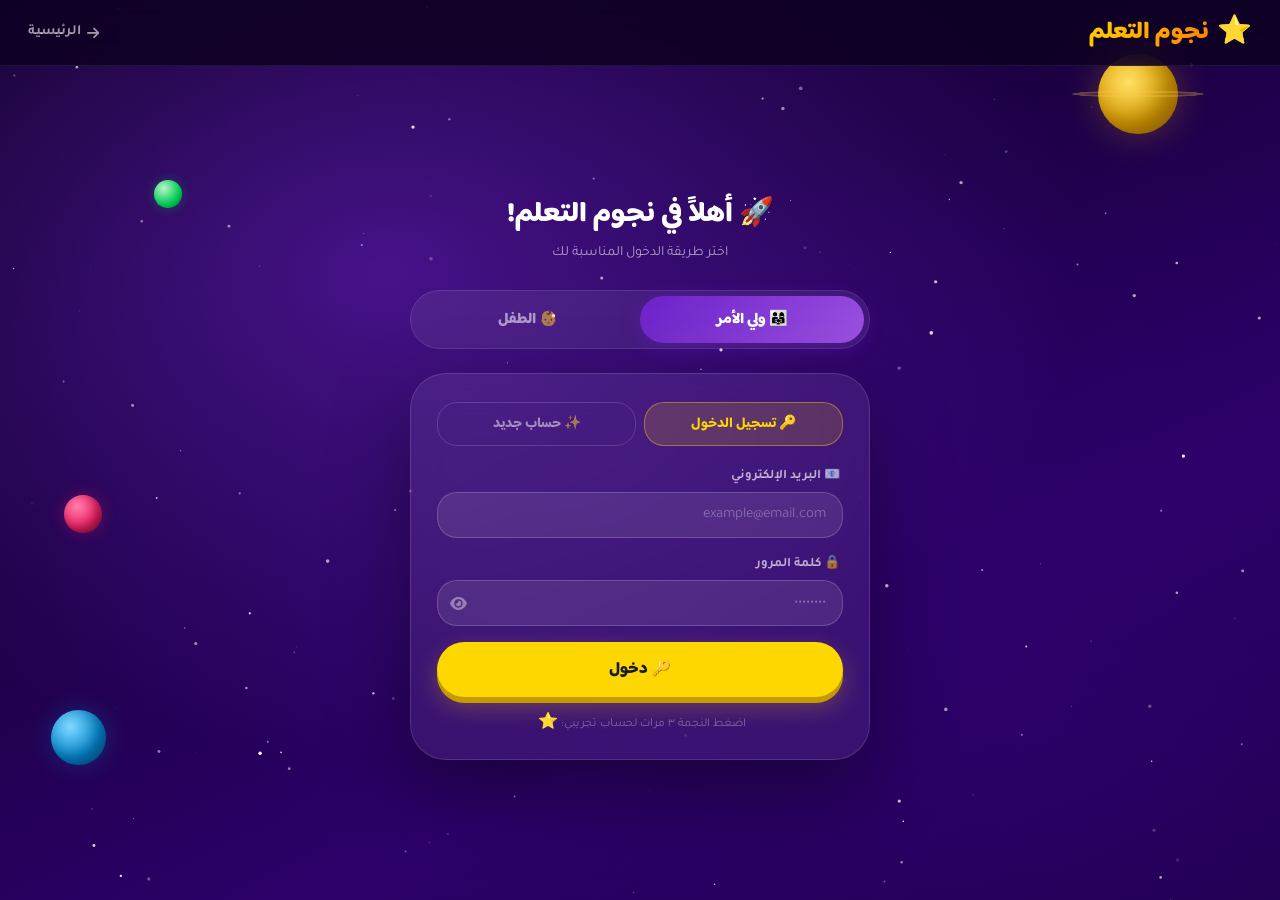
<file: activities/stories.html>
<!DOCTYPE html>
<html lang="ar" dir="rtl">
<head>
    <meta charset="UTF-8">
    <meta name="viewport" content="width=device-width, initial-scale=1.0">
    <title>القصص الممتعة - نجوم التعلم</title>
    <link href="https://fonts.googleapis.com/css2?family=Cairo:wght@400;600;800&family=Fredoka:wght@400;600&display=swap" rel="stylesheet">
    <link rel="stylesheet" href="https://cdnjs.cloudflare.com/ajax/libs/font-awesome/6.0.0/css/all.min.css">
    <link rel="stylesheet" href="activity-shared.css">
    <style>
        :root { --hero-start: #6C5CE7; --hero-end: #a29bfe; }

        /* بطاقات القصص */
        .stories-grid {
            display: grid;
            grid-template-columns: repeat(auto-fill, minmax(260px, 1fr));
            gap: 22px;
        }

        .story-card {
            background: var(--white);
            border-radius: 22px;
            overflow: hidden;
            box-shadow: var(--card-shadow);
            cursor: pointer;
            transition: var(--transition);
            border: 3px solid transparent;
        }

        .story-card:hover {
            transform: translateY(-8px);
            border-color: var(--primary-color);
            box-shadow: 0 18px 40px rgba(108,92,231,0.2);
        }

        .story-cover {
            height: 140px;
            display: flex;
            align-items: center;
            justify-content: center;
            font-size: 5rem;
            position: relative;
            overflow: hidden;
        }

        .story-cover::after {
            content: '';
            position: absolute; inset: 0;
            background: rgba(0,0,0,0.08);
        }

        .story-body { padding: 18px; }
        .story-title { font-size: 1.15rem; font-weight: 800; margin-bottom: 6px; }
        .story-excerpt { font-size: 0.88rem; color: var(--text-light); line-height: 1.6; }
        .story-meta {
            display: flex; gap: 12px; margin-top: 12px;
            font-size: 0.8rem; color: var(--text-light);
        }
        .story-meta span { display: flex; align-items: center; gap: 4px; }

        .story-badge {
            display: inline-block;
            padding: 3px 12px;
            border-radius: 20px;
            font-size: 0.75rem;
            font-weight: 700;
            margin-bottom: 8px;
        }

        .badge-islamic { background: #e8f5e9; color: #2E7D32; }
        .badge-animals { background: #fff3e0; color: #E65100; }
        .badge-values  { background: #e3f2fd; color: #1565C0; }
        .badge-adventure { background: #fce4ec; color: #880E4F; }

        .read-indicator {
            display: inline-flex; align-items: center; gap: 4px;
            color: var(--accent-green); font-size: 0.8rem; font-weight: 700;
        }

        /* قارئ القصة */
        .story-reader {
            display: none;
            animation: fadeIn 0.4s ease;
        }

        .story-reader.active { display: block; }

        .reader-header {
            background: linear-gradient(135deg, var(--primary-color), var(--accent-purple));
            color: var(--white);
            border-radius: 22px 22px 0 0;
            padding: 25px;
            text-align: center;
            position: relative;
        }

        .reader-cover-emoji { font-size: 5rem; display: block; margin-bottom: 10px; }

        .reader-close {
            position: absolute;
            top: 15px; left: 15px;
            background: rgba(255,255,255,0.2);
            border: none; color: var(--white);
            width: 40px; height: 40px;
            border-radius: 50%;
            font-size: 1.1rem; cursor: pointer;
            display: flex; align-items: center; justify-content: center;
            transition: var(--transition);
        }

        .reader-close:hover { background: rgba(255,255,255,0.3); }

        .reader-body {
            background: var(--white);
            border-radius: 0 0 22px 22px;
            padding: 30px;
        }

        .story-pages {
            min-height: 200px;
        }

        .story-page { display: none; }
        .story-page.active { display: block; }

        .page-emoji {
            font-size: 4rem;
            text-align: center;
            margin: 15px 0;
            display: block;
            animation: float 3s ease-in-out infinite;
        }

        @keyframes float {
            0%, 100% { transform: translateY(0); }
            50% { transform: translateY(-8px); }
        }

        .page-text {
            font-size: 1.15rem;
            line-height: 2;
            color: var(--text-dark);
            text-align: justify;
        }

        .page-moral {
            background: linear-gradient(135deg, #fff9c4, #ffecb3);
            border-right: 5px solid #FFD700;
            padding: 15px 20px;
            border-radius: 12px;
            margin-top: 20px;
            font-size: 1rem;
            font-weight: 600;
            color: #856404;
        }

        .reader-nav {
            display: flex; justify-content: space-between;
            align-items: center; margin-top: 25px;
            flex-wrap: wrap; gap: 12px;
        }

        .page-counter {
            color: var(--text-light);
            font-weight: 600; font-size: 0.9rem;
        }

        .page-dots {
            display: flex; gap: 6px;
        }

        .page-dot {
            width: 10px; height: 10px;
            border-radius: 50%; background: #ddd;
            cursor: pointer; transition: var(--transition);
        }

        .page-dot.active { background: var(--primary-color); transform: scale(1.3); }
        .page-dot.done   { background: var(--accent-green); }

        .read-btn {
            background: linear-gradient(135deg, var(--primary-color), var(--accent-purple));
            color: var(--white); border: none;
            padding: 10px 22px; border-radius: 50px;
            font-family: 'Cairo', sans-serif;
            font-size: 0.9rem; font-weight: 700;
            cursor: pointer; transition: var(--transition);
            display: flex; align-items: center; gap: 7px;
        }
        .read-btn:hover { transform: translateY(-2px); }
        .read-btn.green { background: linear-gradient(135deg, var(--accent-green), #38EF7D); }
    </style>
</head>
<body>

<header class="top-bar">
    <div class="container header-content">
        <a href="../dashboard.html" class="logo">
            <i class="fas fa-rocket"></i><span>عالم التعلم</span>
        </a>
        <a href="../dashboard.html" class="back-btn">
            <i class="fas fa-arrow-right"></i><span>العودة</span>
        </a>
    </div>
</header>

<div class="page-hero">
    <span class="hero-icon">📚</span>
    <h1>القصص الممتعة</h1>
    <p>قصص شيّقة مليئة بالمتعة والحكمة والقيم!</p>
</div>

<main class="container">
    <div class="stars-bar">
        <i class="fas fa-book-open"></i>
        <span>قرأتُ: <strong id="readCount">0</strong> قصة 📖</span>
    </div>

    <!-- قارئ القصة -->
    <section class="activity-section" id="readerSection" style="display:none; padding:0;">
        <div class="story-reader active" id="storyReader">
            <div class="reader-header" id="readerHeader">
                <button class="reader-close" onclick="closeReader()"><i class="fas fa-times"></i></button>
                <span class="reader-cover-emoji" id="readerEmoji">📖</span>
                <h2 id="readerTitle">القصة</h2>
            </div>
            <div class="reader-body">
                <div class="story-pages" id="storyPages"></div>
                <div class="reader-nav">
                    <button class="read-btn" id="prevPageBtn" onclick="changePage(-1)">
                        <i class="fas fa-arrow-right"></i> السابقة
                    </button>
                    <div>
                        <div class="page-counter" id="pageCounter">صفحة 1 من 1</div>
                        <div class="page-dots" id="pageDots"></div>
                    </div>
                    <button class="read-btn" id="nextPageBtn" onclick="changePage(1)">
                        التالية <i class="fas fa-arrow-left"></i>
                    </button>
                </div>
                <div style="text-align:center; margin-top:18px;">
                    <button class="read-btn" onclick="readAloud()">
                        <i class="fas fa-volume-up"></i> اقرأ لي القصة
                    </button>
                </div>
            </div>
        </div>
    </section>

    <!-- شبكة القصص -->
    <section class="activity-section" id="storiesListSection">
        <h2 style="margin-bottom:20px; font-size:1.3rem;">
            <i class="fas fa-book" style="color:var(--primary-color);"></i> اختاري قصتك المفضلة
        </h2>
        <div class="stories-grid" id="storiesGrid"></div>
    </section>
</main>

<footer class="page-footer"><p>صنع بحب ❤️ لتعليم أطفالنا</p></footer>

<script>
    const stories = [
        {
            id: 'lion',
            title: 'الأسد والفأر',
            cover: '🦁',
            gradient: 'linear-gradient(135deg,#FFD700,#FFA502)',
            badge: 'badge-animals', badgeLabel: '🐾 حيوانات',
            excerpt: 'قصة جميلة تعلّمنا أن الإحسان لا يضيع، ولو كان لأصغر المخلوقات!',
            pages: [
                { emoji: '🦁', text: 'كان يعيش في الغابة أسدٌ قويٌّ مهيب، يخشاه جميع الحيوانات ويهابونه. وكان الأسد يحبّ أن ينام كل يوم تحت شجرة كبيرة.' },
                { emoji: '🐭', text: 'ذات يوم، بينما كان الأسد نائماً، مرّ فأرٌ صغير بالقرب منه وأيقظه بالخطأ! استيقظ الأسد غاضباً وأمسك بالفأر الصغير.' },
                { emoji: '🙏', text: 'قال الفأر باكياً: "أرجوك يا سيد الغابة، أطلق سراحي وسأساعدك يوماً ما!" ضحك الأسد وقال: "كيف يمكن لفأر صغير مثلك أن يساعد ملك الغابة؟"' },
                { emoji: '🕸️', text: 'لكنه أطلق سراحه رحمةً به. بعد أيام، وقع الأسد في شبكة الصيادين ولم يستطع الخروج منها مهما حاول.' },
                { emoji: '✂️', text: 'سمع الفأر الصغير صراخ الأسد فجاء مسرعاً. قطع الفأر الحبال بأسنانه الصغيرة حتى تحرر الأسد! قال الأسد ممتناً: "معذرةً يا صديقي، لقد أثبتّ أن الصغير يستطيع مساعدة الكبير!"' },
                { emoji: '🌟', text: 'العِبرة: الإحسان لا يضيع أبداً، حتى لو كان لأصغر المخلوقات. وكلّ كبير يحتاج يوماً لمن هو أصغر منه!', isMoral: true }
            ]
        },
        {
            id: 'honest',
            title: 'الولد الأمين',
            cover: '💎',
            gradient: 'linear-gradient(135deg,#667eea,#764ba2)',
            badge: 'badge-values', badgeLabel: '💛 قيم',
            excerpt: 'قصة تحكي عن ولد صادق يكافئه الله على أمانته وصدقه.',
            pages: [
                { emoji: '👦', text: 'كان يوسف ولداً صغيراً طيّب القلب، تربّى والداه على حبّ الصدق والأمانة. كان الجميع في الحيّ يحبّونه لطيبته وصدقه.' },
                { emoji: '💰', text: 'ذات يوم، وجد يوسف محفظةً على الأرض فيها الكثير من النقود. فكّر يوسف: "هذه ليست لي! لا بدّ أن صاحبها يبحث عنها ويحزن."' },
                { emoji: '🔍', text: 'بدلاً من أخذ المحفظة، أخبر يوسف أمّه، ثم نادى في الشارع بصوت عالٍ حتى جاء رجلٌ عجوز يبكي قائلاً: "هذه معاشي الذي كنت أبحث عنه!"' },
                { emoji: '🤝', text: 'عانق الرجل يوسف وقال: "شكراً لك يا بنيّ، لقد أنقذتني بأمانتك." حاول الرجل أن يعطيه مكافأة، لكنّ يوسف أبى وقال: "الأمانة واجب، لا ثمن لها."' },
                { emoji: '🌟', text: 'العِبرة: الصدق والأمانة من أجمل الأخلاق. المؤمن الحقيقي يردّ الأمانة ولو كان يحتاج إليها!', isMoral: true }
            ]
        },
        {
            id: 'tree',
            title: 'الشجرة الكريمة',
            cover: '🌳',
            gradient: 'linear-gradient(135deg,#00B894,#00CEC9)',
            badge: 'badge-values', badgeLabel: '💛 قيم',
            excerpt: 'قصة شجرة تعطي ولا تتوقف، وتعلّمنا معنى العطاء الحقيقي.',
            pages: [
                { emoji: '🌱', text: 'في حديقة جميلة، كانت تعيش شجرة تفاح كبيرة. كان الطفل سامي يأتي كلّ يوم ليلعب في ظلّها ويأكل من ثمارها الحلوة.' },
                { emoji: '🍎', text: 'كانت الشجرة تحبّ سامي كثيراً وكانت تشعر بالسعادة كلّما رأته. كبر سامي وصار شاباً، وجاء إلى الشجرة يوماً حزيناً يريد المال.' },
                { emoji: '🧺', text: 'قالت له الشجرة بحنان: "خذ ثماري وبعها في السوق." أخذ سامي الثمار وباعها وسعد، لكنّه لم يعد للشجرة لفترة طويلة.' },
                { emoji: '🌳', text: 'بعد سنوات، عاد سامي كهلاً يريد مكاناً يرتاح فيه. قالت الشجرة: "اجلس على جذعي واسترح." فجلس سامي وشعر بالراحة والدفء.' },
                { emoji: '💚', text: 'العِبرة: العطاء الحقيقي لا ينتظر مقابلاً. كن مثل الشجرة التي تعطي وتعطي ولا تتوقف!', isMoral: true }
            ]
        },
        {
            id: 'stars',
            title: 'رحلة إلى النجوم',
            cover: '🚀',
            gradient: 'linear-gradient(135deg,#1E90FF,#A29BFE)',
            badge: 'badge-adventure', badgeLabel: '🚀 مغامرة',
            excerpt: 'مغامرة خيالية مع سلمى ورحلتها المثيرة إلى الفضاء والنجوم!',
            pages: [
                { emoji: '🌙', text: 'كانت سلمى تحبّ النجوم كثيراً وكانت كلّ ليلة تنظر من نافذتها إلى السماء وتتمنّى لو تصل إليها يوماً.' },
                { emoji: '🚀', text: 'ذات ليلة، سمعت سلمى طرقاً على نافذتها، فوجدت مركبة فضائية صغيرة تلمع بألف لون وعليها مكتوب: "سلمى، هل تريدين الرحلة؟"' },
                { emoji: '⭐', text: 'صعدت سلمى إلى المركبة فانطلقت بسرعة الضوء! رأت الأرض كرةً زرقاء جميلة، والقمر قريباً جدّاً، والنجوم تلمع كالماس.' },
                { emoji: '🌌', text: 'قابلت سلمى نجمةً صغيرة وديعة قالت لها: "أنا كنت طفلةً مثلك، لكنّني كنت أحبّ التعلّم وبذلت جهدي، فأصبحت نجمةً تضيء السماء."' },
                { emoji: '🌟', text: 'عادت سلمى إلى بيتها وفي قلبها حبٌّ كبير للعلم والمعرفة. العِبرة: العلم والجدّ يجعلانك نجماً يضيء الدنيا!', isMoral: true }
            ]
        }
    ];

    let currentStory = null;
    let currentPage  = 0;
    let readStories  = new Set(JSON.parse(localStorage.getItem('readStories') || '[]'));

    // === رسم قائمة القصص ===
    function renderStories() {
        const grid = document.getElementById('storiesGrid');
        grid.innerHTML = '';
        stories.forEach(s => {
            const isRead = readStories.has(s.id);
            const card = document.createElement('div');
            card.className = 'story-card';
            card.innerHTML = `
                <div class="story-cover" style="background:${s.gradient};">${s.cover}</div>
                <div class="story-body">
                    <span class="story-badge ${s.badge}">${s.badgeLabel}</span>
                    <div class="story-title">${s.title}</div>
                    <div class="story-excerpt">${s.excerpt}</div>
                    <div class="story-meta">
                        <span><i class="fas fa-file-alt"></i> ${s.pages.length} صفحات</span>
                        ${isRead ? '<span class="read-indicator"><i class="fas fa-check-circle"></i> قرأتُها ✅</span>' : ''}
                    </div>
                </div>
            `;
            card.onclick = () => openStory(s);
            grid.appendChild(card);
        });
        document.getElementById('readCount').textContent = readStories.size;
    }

    // === فتح القصة ===
    function openStory(s) {
        currentStory = s;
        currentPage  = 0;
        document.getElementById('readerSection').style.display = 'block';
        document.getElementById('storiesListSection').style.display = 'none';
        document.getElementById('readerEmoji').textContent  = s.cover;
        document.getElementById('readerTitle').textContent  = s.title;
        document.getElementById('readerHeader').style.background = s.gradient;
        renderPages();
        window.scrollTo({ top: 0, behavior: 'smooth' });
    }

    function closeReader() {
        document.getElementById('readerSection').style.display = 'none';
        document.getElementById('storiesListSection').style.display = 'block';
        speechSynthesis.cancel();
    }

    // === رسم صفحات القصة ===
    function renderPages() {
        const container = document.getElementById('storyPages');
        container.innerHTML = '';
        currentStory.pages.forEach((p, i) => {
            const page = document.createElement('div');
            page.className = 'story-page' + (i === currentPage ? ' active' : '');
            page.id = `page-${i}`;
            if (p.isMoral) {
                page.innerHTML = `<span class="page-emoji">${p.emoji}</span><div class="page-moral">💡 ${p.text}</div>`;
            } else {
                page.innerHTML = `<span class="page-emoji">${p.emoji}</span><p class="page-text">${p.text}</p>`;
            }
            container.appendChild(page);
        });
        updateNavigation();

        // تحديث النقاط
        const dots = document.getElementById('pageDots');
        dots.innerHTML = '';
        currentStory.pages.forEach((_, i) => {
            const d = document.createElement('div');
            d.className = 'page-dot' + (i === currentPage ? ' active' : '') + (i < currentPage ? ' done' : '');
            d.onclick = () => goToPage(i);
            dots.appendChild(d);
        });
    }

    function changePage(dir) {
        const next = currentPage + dir;
        if (next < 0 || next >= currentStory.pages.length) {
            if (next >= currentStory.pages.length) finishStory();
            return;
        }
        goToPage(next);
    }

    function goToPage(i) {
        document.querySelectorAll('.story-page').forEach(p => p.classList.remove('active'));
        document.getElementById(`page-${i}`)?.classList.add('active');
        currentPage = i;
        updateNavigation();
    }

    function updateNavigation() {
        const total = currentStory?.pages.length || 1;
        document.getElementById('pageCounter').textContent = `صفحة ${currentPage + 1} من ${total}`;
        document.querySelectorAll('.page-dot').forEach((d, i) => {
            d.classList.toggle('active', i === currentPage);
            d.classList.toggle('done', i < currentPage);
        });
        const nextBtn = document.getElementById('nextPageBtn');
        const isLast = currentPage === total - 1;
        nextBtn.innerHTML = isLast
            ? '<i class="fas fa-check"></i> أنهيت القصة!'
            : 'التالية <i class="fas fa-arrow-left"></i>';
        nextBtn.className = 'read-btn' + (isLast ? ' green' : '');
    }

    function finishStory() {
        if (!readStories.has(currentStory.id)) {
            readStories.add(currentStory.id);
            localStorage.setItem('readStories', JSON.stringify([...readStories]));
            const saved2 = JSON.parse(localStorage.getItem('childLearningProgress') || '{}');
            saved2.stars = (parseInt(saved2.stars || 0) + 5).toString();
            localStorage.setItem('childLearningProgress', JSON.stringify(saved2));
            try {
                const session = JSON.parse(localStorage.getItem('kidsAppSession') || 'null');
                if (session?.type === 'child') {
                    const accounts = JSON.parse(localStorage.getItem('kidsAppAccounts') || 'null');
                    if (accounts) {
                        const idx = accounts.children.findIndex(c => c.id === session.id);
                        if (idx !== -1) {
                            accounts.children[idx].stars = (accounts.children[idx].stars || 0) + 5;
                            localStorage.setItem('kidsAppAccounts', JSON.stringify(accounts));
                        }
                    }
                }
            } catch(e) {}
            createConfetti();
            showToast(`🎉 أحسنتِ! أنهيتِ قصة "${currentStory.title}" وكسبتِ 5 نجوم! ⭐`);
        }
        setTimeout(() => { closeReader(); renderStories(); }, 1500);
    }

    function readAloud() {
        const page = currentStory?.pages[currentPage];
        if (!page) return;
        const text = page.text.replace('💡 ', '');
        speechSynthesis.cancel();
        const u = new SpeechSynthesisUtterance(text);
        u.lang = 'ar-SA'; u.rate = 0.85; u.pitch = 1.1;
        speechSynthesis.speak(u);
    }

    function showToast(msg) {
        document.querySelector('.toast')?.remove();
        const t = document.createElement('div'); t.className = 'toast'; t.textContent = msg;
        document.body.appendChild(t); setTimeout(() => t.remove(), 3500);
    }

    function createConfetti() {
        for (let i = 0; i < 30; i++) {
            setTimeout(() => {
                const c = document.createElement('div'); c.className = 'confetti-piece';
                c.style.left = Math.random() * 100 + 'vw'; c.style.top = '-10px';
                c.style.background = `hsl(${Math.random() * 360}, 70%, 60%)`;
                c.style.animationDuration = (2 + Math.random() * 1.5) + 's';
                document.body.appendChild(c); setTimeout(() => c.remove(), 4500);
            }, i * 80);
        }
    }

    document.addEventListener('DOMContentLoaded', () => {
        try {
            const session = JSON.parse(localStorage.getItem('kidsAppSession') || 'null');
            if (!session || session.type !== 'child') { location.href = '../login.html'; return; }
        } catch(e) {}
        renderStories();
    });
</script>
</body>
</html>
</file>
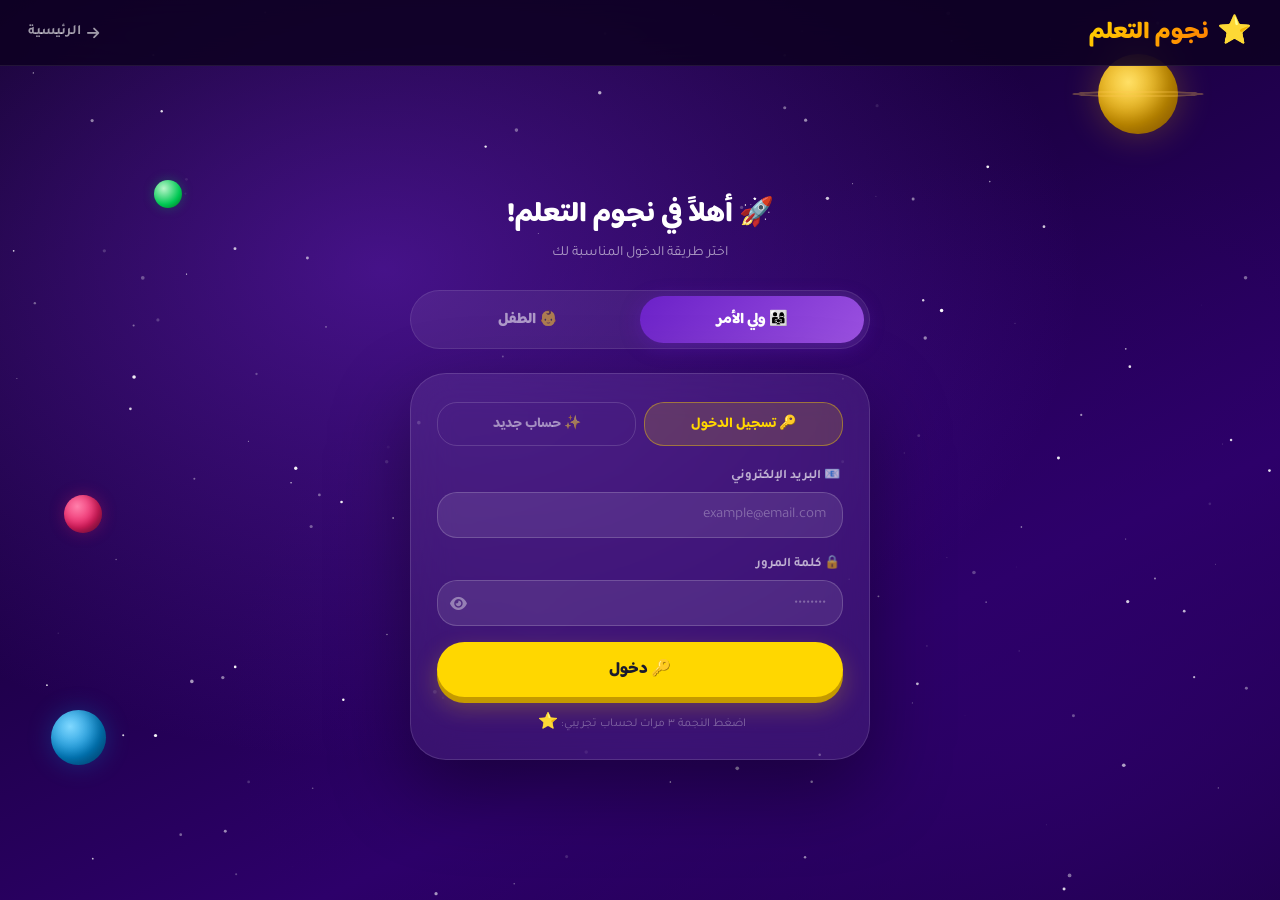
<file: activities/vocabulary.html>
<!DOCTYPE html>
<html lang="ar" dir="rtl">
<head>
    <meta charset="UTF-8">
    <meta name="viewport" content="width=device-width, initial-scale=1.0">
    <title>كلمات ومصطلحات - نجوم التعلم</title>
    <link href="https://fonts.googleapis.com/css2?family=Cairo:wght@400;600;800&family=Fredoka:wght@400;600&display=swap" rel="stylesheet">
    <link rel="stylesheet" href="https://cdnjs.cloudflare.com/ajax/libs/font-awesome/6.0.0/css/all.min.css">
    <link rel="stylesheet" href="activity-shared.css">
    <style>
        :root { --hero-start: #FF6584; --hero-end: #FF9A9E; }

        /* تبويبات الفئات */
        .category-tabs {
            display: flex; gap: 10px;
            flex-wrap: wrap; justify-content: center;
            margin-bottom: 25px;
        }

        .cat-tab {
            padding: 10px 22px;
            border-radius: 50px;
            border: 2px solid #ddd;
            background: var(--white);
            font-family: 'Cairo', sans-serif;
            font-size: 1rem; font-weight: 600;
            cursor: pointer;
            transition: var(--transition);
            display: flex; align-items: center; gap: 8px;
        }

        .cat-tab:hover { border-color: var(--accent-pink); }
        .cat-tab.active {
            background: var(--accent-pink);
            border-color: var(--accent-pink);
            color: var(--white);
            box-shadow: 0 5px 15px rgba(255,118,117,0.4);
        }

        /* شبكة البطاقات */
        .vocab-grid {
            display: grid;
            grid-template-columns: repeat(auto-fill, minmax(140px, 1fr));
            gap: 18px;
        }

        .vocab-card {
            background: var(--white);
            border-radius: 20px;
            padding: 20px 12px;
            text-align: center;
            box-shadow: var(--card-shadow);
            cursor: pointer;
            transition: var(--transition);
            border: 3px solid transparent;
            position: relative;
        }

        .vocab-card:hover {
            transform: translateY(-7px) scale(1.03);
            border-color: var(--accent-pink);
            box-shadow: 0 15px 35px rgba(255,118,117,0.2);
        }

        .vocab-card.learned {
            border-color: var(--accent-green);
            background: linear-gradient(135deg, #f0fff8, #e8fff4);
        }

        .vocab-card.learned::after {
            content: '✅';
            position: absolute;
            top: 6px; left: 6px;
            font-size: 1rem;
        }

        .vocab-emoji {
            font-size: 3.2rem;
            margin-bottom: 10px;
            display: block;
            animation: float 3s ease-in-out infinite;
        }

        @keyframes float {
            0%, 100% { transform: translateY(0); }
            50% { transform: translateY(-6px); }
        }

        .vocab-word {
            font-size: 1.15rem;
            font-weight: 800;
            color: var(--text-dark);
        }

        .vocab-english {
            font-size: 0.85rem;
            color: var(--text-light);
            font-family: 'Fredoka', sans-serif;
            margin-top: 3px;
        }

        /* بطاقة التفاصيل */
        .detail-card {
            display: none;
            background: linear-gradient(135deg, #fff0f3, #ffe4e8);
            border: 3px solid var(--accent-pink);
            border-radius: 25px;
            padding: 30px;
            text-align: center;
            margin-bottom: 25px;
            animation: popIn 0.3s ease;
        }

        .detail-card.visible { display: block; }

        @keyframes popIn {
            from { opacity: 0; transform: scale(0.9); }
            to   { opacity: 1; transform: scale(1); }
        }

        .detail-emoji { font-size: 5rem; margin: 10px 0; display: block; }
        .detail-word  { font-size: 2rem; font-weight: 800; color: var(--text-dark); }
        .detail-eng   { font-size: 1.3rem; color: var(--accent-pink); font-family: 'Fredoka', sans-serif; }
        .detail-desc  { color: var(--text-light); margin: 12px 0; font-size: 1rem; }

        .detail-btns {
            display: flex; gap: 12px;
            justify-content: center; flex-wrap: wrap;
            margin-top: 20px;
        }

        .listen-btn {
            background: linear-gradient(135deg, var(--accent-pink), #ff9a9e);
            color: var(--white); border: none;
            padding: 11px 25px; border-radius: 50px;
            font-family: 'Cairo', sans-serif;
            font-size: 0.95rem; font-weight: 700;
            cursor: pointer; transition: var(--transition);
            display: inline-flex; align-items: center; gap: 8px;
        }
        .listen-btn:hover { transform: translateY(-2px); }

        .learned-btn {
            background: linear-gradient(135deg, var(--accent-green), #38EF7D);
            color: var(--white); border: none;
            padding: 11px 25px; border-radius: 50px;
            font-family: 'Cairo', sans-serif;
            font-size: 0.95rem; font-weight: 700;
            cursor: pointer; transition: var(--transition);
            display: inline-flex; align-items: center; gap: 8px;
        }
        .learned-btn:hover { transform: translateY(-2px); }

        /* إحصاء */
        .progress-info {
            text-align: center;
            font-size: 1rem; color: var(--text-light);
            margin-bottom: 18px;
        }
        .progress-info strong { color: var(--accent-pink); font-size: 1.2rem; }
    </style>
</head>
<body>

<header class="top-bar">
    <div class="container header-content">
        <a href="../dashboard.html" class="logo">
            <i class="fas fa-rocket"></i><span>عالم التعلم</span>
        </a>
        <a href="../dashboard.html" class="back-btn">
            <i class="fas fa-arrow-right"></i><span>العودة</span>
        </a>
    </div>
</header>

<div class="page-hero">
    <span class="hero-icon">🍎</span>
    <h1>كلمات ومصطلحات</h1>
    <p>اكتشف الفواكه والحيوانات والألوان بطريقة ممتعة!</p>
</div>

<main class="container">

    <div class="stars-bar">
        <i class="fas fa-star"></i>
        <span>تعلّمتُ: <strong id="learnedCount">0</strong> كلمة ⭐</span>
    </div>

    <!-- تفاصيل الكلمة المختارة -->
    <div class="detail-card" id="detailCard">
        <span class="detail-emoji" id="detailEmoji">🍎</span>
        <div class="detail-word" id="detailWord">تفاحة</div>
        <div class="detail-eng"  id="detailEng">Apple</div>
        <div class="detail-desc" id="detailDesc">فاكهة حمراء لذيذة وصحية</div>
        <div class="detail-btns">
            <button class="listen-btn" id="listenAr" onclick="listenArabic()">
                <i class="fas fa-volume-up"></i> استمع بالعربية
            </button>
            <button class="listen-btn" style="background:linear-gradient(135deg,#0984E3,#00CEC9)" onclick="listenEnglish()">
                <i class="fas fa-volume-up"></i> Listen in English
            </button>
            <button class="learned-btn" id="learnedBtn" onclick="markLearned()">
                <i class="fas fa-check"></i> حفظتُها!
            </button>
        </div>
    </div>

    <section class="activity-section">
        <!-- تبويبات الفئات -->
        <div class="category-tabs" id="categoryTabs"></div>

        <div class="progress-info">
            لقد تعلّمتِ <strong id="catLearnedCount">0</strong> من <strong id="catTotalCount">0</strong> كلمة 🎯
        </div>

        <!-- بطاقات المفردات -->
        <div class="vocab-grid" id="vocabGrid"></div>
    </section>
</main>

<footer class="page-footer"><p>صنع بحب ❤️ لتعليم أطفالنا</p></footer>

<script>
    const categories = {
        fruits: {
            label: '🍓 فواكه',
            words: [
                { ar: 'تفاحة',  en: 'Apple',      emoji: '🍎', desc: 'فاكهة حمراء لذيذة وصحية' },
                { ar: 'موزة',   en: 'Banana',     emoji: '🍌', desc: 'فاكهة صفراء غنية بالطاقة' },
                { ar: 'عنب',    en: 'Grapes',     emoji: '🍇', desc: 'حبات صغيرة حلوة وعصيرية' },
                { ar: 'برتقال', en: 'Orange',     emoji: '🍊', desc: 'فاكهة برتقالية غنية بفيتامين C' },
                { ar: 'فراولة', en: 'Strawberry', emoji: '🍓', desc: 'فاكهة حمراء قلبية الشكل' },
                { ar: 'بطيخ',   en: 'Watermelon', emoji: '🍉', desc: 'فاكهة صيفية كبيرة وحلوة' },
                { ar: 'أناناس', en: 'Pineapple',  emoji: '🍍', desc: 'فاكهة استوائية لها تاج' },
                { ar: 'كرز',    en: 'Cherry',     emoji: '🍒', desc: 'فواكه صغيرة حمراء ثنائية' },
            ]
        },
        animals: {
            label: '🐾 حيوانات',
            words: [
                { ar: 'أسد',    en: 'Lion',     emoji: '🦁', desc: 'ملك الغابة بشعر كثيف' },
                { ar: 'فيل',    en: 'Elephant', emoji: '🐘', desc: 'أكبر الحيوانات البرية' },
                { ar: 'زرافة',  en: 'Giraffe',  emoji: '🦒', desc: 'أطول الحيوانات عنقاً' },
                { ar: 'قطة',    en: 'Cat',      emoji: '🐱', desc: 'حيوان أليف محبوب' },
                { ar: 'كلب',    en: 'Dog',      emoji: '🐶', desc: 'أوفى أصدقاء الإنسان' },
                { ar: 'أرنب',   en: 'Rabbit',   emoji: '🐰', desc: 'حيوان أبيض صغير بأذنين طويلتين' },
                { ar: 'بطريق',  en: 'Penguin',  emoji: '🐧', desc: 'طائر لا يطير يعيش في الثلج' },
                { ar: 'بومة',   en: 'Owl',      emoji: '🦉', desc: 'طائر الليل الحكيم' },
            ]
        },
        colors: {
            label: '🎨 ألوان',
            words: [
                { ar: 'أحمر',   en: 'Red',    emoji: '🔴', desc: 'لون التفاح والقلب' },
                { ar: 'أزرق',   en: 'Blue',   emoji: '🔵', desc: 'لون السماء والبحر' },
                { ar: 'أخضر',   en: 'Green',  emoji: '🟢', desc: 'لون الأشجار والعشب' },
                { ar: 'أصفر',   en: 'Yellow', emoji: '🟡', desc: 'لون الشمس والموز' },
                { ar: 'برتقالي',en: 'Orange', emoji: '🟠', desc: 'لون البرتقال والغروب' },
                { ar: 'بنفسجي', en: 'Purple', emoji: '🟣', desc: 'لون العنب والزهور' },
                { ar: 'وردي',   en: 'Pink',   emoji: '🌸', desc: 'لون الورود الجميلة' },
                { ar: 'أبيض',   en: 'White',  emoji: '🤍', desc: 'لون الثلج والغيوم' },
            ]
        },
        vegetables: {
            label: '🥕 خضروات',
            words: [
                { ar: 'جزر',    en: 'Carrot',  emoji: '🥕', desc: 'خضروات برتقالية مغذية' },
                { ar: 'طماطم',  en: 'Tomato',  emoji: '🍅', desc: 'خضار أحمر مميز' },
                { ar: 'خيار',   en: 'Cucumber',emoji: '🥒', desc: 'خضار أخضر منعش' },
                { ar: 'ذرة',    en: 'Corn',    emoji: '🌽', desc: 'حبوب صفراء حلوة' },
                { ar: 'باذنجان',en: 'Eggplant',emoji: '🍆', desc: 'خضار بنفسجي لذيذ' },
                { ar: 'بروكلي', en: 'Broccoli',emoji: '🥦', desc: 'خضار أخضر صحي جداً' },
                { ar: 'بصل',    en: 'Onion',   emoji: '🧅', desc: 'خضار يجعلك تبكي من رائحته!' },
                { ar: 'ثوم',    en: 'Garlic',  emoji: '🧄', desc: 'خضار أبيض قوي الرائحة' },
            ]
        }
    };

    let currentCategory = 'fruits';
    let selectedWord = null;
    let learnedWords = new Set(JSON.parse(localStorage.getItem('learnedWords') || '[]'));

    function renderTabs() {
        const container = document.getElementById('categoryTabs');
        container.innerHTML = '';
        Object.entries(categories).forEach(([key, cat]) => {
            const btn = document.createElement('button');
            btn.className = 'cat-tab' + (key === currentCategory ? ' active' : '');
            btn.innerHTML = cat.label;
            btn.onclick = () => { currentCategory = key; renderTabs(); renderGrid(); };
            container.appendChild(btn);
        });
    }

    function renderGrid() {
        const grid = document.getElementById('vocabGrid');
        grid.innerHTML = '';
        const words = categories[currentCategory].words;
        let learnedInCat = 0;
        words.forEach((w, i) => {
            const id = `${currentCategory}-${i}`;
            const isLearned = learnedWords.has(id);
            if (isLearned) learnedInCat++;
            const card = document.createElement('div');
            card.className = 'vocab-card' + (isLearned ? ' learned' : '');
            card.innerHTML = `
                <span class="vocab-emoji">${w.emoji}</span>
                <div class="vocab-word">${w.ar}</div>
                <div class="vocab-english">${w.en}</div>
            `;
            card.onclick = () => showDetail(w, id);
            grid.appendChild(card);
        });
        document.getElementById('catLearnedCount').textContent = learnedInCat;
        document.getElementById('catTotalCount').textContent = words.length;
    }

    function showDetail(w, id) {
        selectedWord = { ...w, id };
        const card = document.getElementById('detailCard');
        document.getElementById('detailEmoji').textContent = w.emoji;
        document.getElementById('detailWord').textContent = w.ar;
        document.getElementById('detailEng').textContent = w.en;
        document.getElementById('detailDesc').textContent = w.desc;
        card.classList.add('visible');
        card.scrollIntoView({ behavior: 'smooth', block: 'nearest' });
    }

    function listenArabic() {
        if (!selectedWord) return;
        const u = new SpeechSynthesisUtterance(selectedWord.ar);
        u.lang = 'ar-SA'; u.rate = 0.8;
        speechSynthesis.cancel();
        speechSynthesis.speak(u);
    }

    function listenEnglish() {
        if (!selectedWord) return;
        const u = new SpeechSynthesisUtterance(selectedWord.en);
        u.lang = 'en-US'; u.rate = 0.8;
        speechSynthesis.cancel();
        speechSynthesis.speak(u);
    }

    function markLearned() {
        if (!selectedWord || learnedWords.has(selectedWord.id)) return;
        learnedWords.add(selectedWord.id);
        localStorage.setItem('learnedWords', JSON.stringify([...learnedWords]));
        document.getElementById('learnedCount').textContent = learnedWords.size;
        try {
            const session = JSON.parse(localStorage.getItem('kidsAppSession') || 'null');
            if (session?.type === 'child') {
                const accounts = JSON.parse(localStorage.getItem('kidsAppAccounts') || 'null');
                if (accounts) {
                    const idx = accounts.children.findIndex(c => c.id === session.id);
                    if (idx !== -1) {
                        accounts.children[idx].stars = (accounts.children[idx].stars || 0) + 3;
                        localStorage.setItem('kidsAppAccounts', JSON.stringify(accounts));
                    }
                }
            }
        } catch(e) {}
        showToast(`🎉 أحسنتِ! تعلّمتِ كلمة "${selectedWord.ar}" وكسبتِ 3 نجوم!`);
        createConfetti();
        renderGrid();
    }

    function showToast(msg) {
        document.querySelector('.toast')?.remove();
        const t = document.createElement('div'); t.className = 'toast'; t.textContent = msg;
        document.body.appendChild(t); setTimeout(() => t.remove(), 3100);
    }

    function createConfetti() {
        for (let i = 0; i < 20; i++) {
            setTimeout(() => {
                const c = document.createElement('div'); c.className = 'confetti-piece';
                c.style.left = Math.random() * 100 + 'vw'; c.style.top = '-10px';
                c.style.background = `hsl(${Math.random() * 360}, 70%, 60%)`;
                c.style.animationDuration = (2 + Math.random() * 1.5) + 's';
                document.body.appendChild(c); setTimeout(() => c.remove(), 4000);
            }, i * 80);
        }
    }

    document.addEventListener('DOMContentLoaded', () => {
        try {
            const session = JSON.parse(localStorage.getItem('kidsAppSession') || 'null');
            if (!session || session.type !== 'child') { location.href = '../login.html'; return; }
        } catch(e) {}
        renderTabs(); renderGrid();
        document.getElementById('learnedCount').textContent = learnedWords.size;
    });
</script>
</body>
</html>
</file>
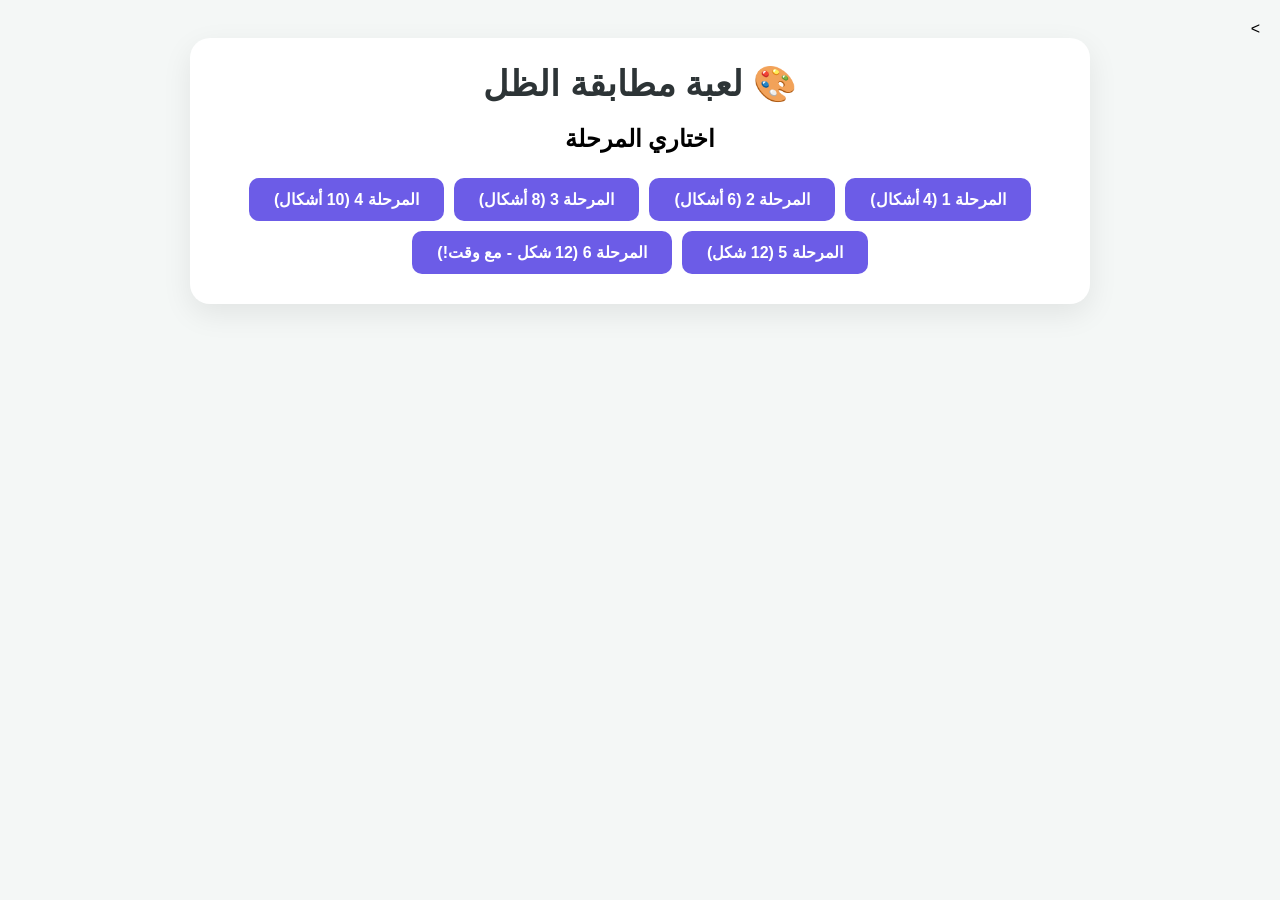
<file: games/shadow-game.html>
><!DOCTYPE html>
<html lang="ar" dir="rtl">
<head>
  <meta charset="UTF-8">
  <meta name="viewport" content="width=device-width, initial-scale=1.0, maximum-scale=1.0, user-scalable=no">
  <title>لعبة مطابقة الظل - مشروع تخرج</title>
  <style>
    * { box-sizing: border-box; margin: 0; padding: 0; user-select: none; -webkit-tap-highlight-color: transparent; }
    body { font-family: 'Segoe UI', Tahoma, sans-serif; background: #f4f7f6; padding: 20px; direction: rtl; min-height: 100vh; }
    .container { max-width: 900px; margin: 0 auto; background: #fff; padding: 25px; border-radius: 20px; box-shadow: 0 10px 30px rgba(0,0,0,0.08); text-align: center; }
    h1 { color: #2d3436; margin-bottom: 20px; font-size: 2.2rem; }
    
    /* أزرار */
    .btn { padding: 12px 25px; border: none; border-radius: 10px; cursor: pointer; font-size: 1rem; font-weight: bold; transition: 0.2s; margin: 5px; }
    .btn-primary { background: #6c5ce7; color: #fff; }
    .btn-primary:hover { background: #5649c0; transform: translateY(-2px); }
    .btn-secondary { background: #b2bec3; color: #fff; }
    .btn-next { background: #00b894; color: #fff; animation: pop 0.5s; }
    
    /* الشاشات */
    #menu, #game { transition: 0.3s; }
    #game { display: none; }
    
    /* المؤقت */
    .timer-bar { width: 100%; height: 10px; background: #dfe6e9; border-radius: 5px; margin-bottom: 15px; overflow: hidden; display: none; }
    .timer-fill { height: 100%; background: #ff7675; width: 100%; transition: width 1s linear; }
    
    /* الرسائل */
    .message { font-size: 1.2rem; font-weight: bold; min-height: 35px; margin-bottom: 15px; color: #6c5ce7; }
    .message.error { color: #ff7675; }
    .message.success { color: #00b894; }
    
    /* شبكة الظلال */
    .targets-grid { display: flex; flex-wrap: wrap; justify-content: center; gap: 15px; margin-bottom: 30px; padding: 20px; background: #f8f9fa; border-radius: 15px; min-height: 120px; }
    .target-box { width: 90px; height: 90px; border: 3px dashed #b2bec3; border-radius: 12px; display: flex; align-items: center; justify-content: center; background: #fff; transition: 0.3s; position: relative; }
    .target-box svg { width: 60%; height: 60%; fill: #b2bec3; transition: 0.3s; }
    .target-box.matched { border-color: #00b894; background: #d4edda; border-style: solid; transform: scale(1.05); }
    .target-box.matched svg { fill: #00b894; opacity: 1; }
    .target-box.wrong { border-color: #ff7675; background: #ffebee; animation: shake 0.4s; }
    
    /* الأشكال الملونة */
    .shapes-area { display: flex; flex-wrap: wrap; justify-content: center; gap: 20px; min-height: 100px; padding: 20px; background: #fff; }
    .draggable { width: 80px; height: 80px; cursor: grab; display: flex; align-items: center; justify-content: center; transition: transform 0.1s; }
    .draggable:active { cursor: grabbing; transform: scale(1.1); }
    .draggable svg { width: 100%; height: 100%; filter: drop-shadow(2px 4px 5px rgba(0,0,0,0.2)); pointer-events: none; }
    .draggable.hidden { opacity: 0; pointer-events: none; transform: scale(0); }
    
    /* النسخة المتحركة */
    .dragging-clone { position: fixed; pointer-events: none; z-index: 1000; opacity: 0.9; transform: scale(1.2); filter: drop-shadow(5px 10px 10px rgba(0,0,0,0.3)); }
        /* الكونفيتي */
    .confetti { position: fixed; width: 10px; height: 10px; border-radius: 2px; animation: fall 2s linear forwards; z-index: 9999; pointer-events: none; }
    
    @keyframes shake { 0%,100%{transform:translateX(0)} 25%{transform:translateX(-5px)} 75%{transform:translateX(5px)} }
    @keyframes pop { 0%{transform:scale(0.8)} 50%{transform:scale(1.2)} 100%{transform:scale(1)} }
    @keyframes fall { to{transform:translateY(100vh) rotate(720deg);opacity:0} }
  </style>
</head>
<body>

<div class="container">
  <h1>🎨 لعبة مطابقة الظل</h1>
  
  <!-- القائمة -->
  <div id="menu">
    <h2>اختاري المرحلة</h2>
    <div style="margin-top:20px; display:flex; flex-wrap:wrap; justify-content:center;">
      <button class="btn btn-primary" onclick="startGame(1)">المرحلة 1 (4 أشكال)</button>
      <button class="btn btn-primary" onclick="startGame(2)">المرحلة 2 (6 أشكال)</button>
      <button class="btn btn-primary" onclick="startGame(3)">المرحلة 3 (8 أشكال)</button>
      <button class="btn btn-primary" onclick="startGame(4)">المرحلة 4 (10 أشكال)</button>
      <button class="btn btn-primary" onclick="startGame(5)">المرحلة 5 (12 شكل)</button>
      <button class="btn btn-primary" onclick="startGame(6)">المرحلة 6 (12 شكل - مع وقت!)</button>
    </div>
  </div>

  <!-- اللعب -->
  <div id="game">
    <div style="display:flex; justify-content:space-between; align-items:center; margin-bottom:10px;">
      <button class="btn btn-secondary" onclick="backToMenu()">↩️ القائمة</button>
      <h3 id="levelTitle" style="color:#2d3436;"></h3>
      <div id="nextBtnContainer" style="display:none;">
        <button class="btn btn-next" onclick="nextLevel()">المرحلة التالية ️</button>
      </div>
    </div>
    
    <div class="timer-bar" id="timerBar"><div class="timer-fill" id="timerFill"></div></div>
    <div class="message" id="message">اسحب كل شكل ولونه فوق ظله الرمادي</div>
    
    <div class="targets-grid" id="targets"></div>
    <div class="shapes-area" id="shapes"></div>
  </div>
</div>

<script>
  // بيانات الأشكال
  const shapesData = [
    {id:'heart', path:'M50 85 C20 60 10 35 30 35 C38 35 45 42 50 42 C55 42 62 35 70 35 C90 35 80 60 50 85 Z'},
    {id:'rect', path:'M15 25 h70 v50 h-70 z', rx:5},
    {id:'square', path:'M15 15 h70 v70 h-70 z', rx:5},    {id:'circle', path:'M50 20 a30 30 0 1 0 0.1 0 z'},
    {id:'triangle', path:'M50 15 L85 80 L15 80 Z'},
    {id:'star', path:'M50 15 L61 35 L85 35 L66 50 L73 75 L50 60 L27 75 L34 50 L15 35 L39 35 Z'},
    {id:'diamond', path:'M50 15 L85 50 L50 85 L15 50 Z'},
    {id:'cloud', path:'M25 65 A15 15 0 0 1 25 35 A20 20 0 0 1 55 35 A15 15 0 0 1 75 65 Z'},
    {id:'moon', path:'M30 15 A35 35 0 1 0 65 75 A25 25 0 0 1 30 15 Z'},
    {id:'oval', path:'M50 30 A35 20 0 1 0 50 70 A35 20 0 1 0 50 30 z'},
    {id:'capsule', path:'M35 15 h30 a20 20 0 0 1 0 70 h-30 a20 20 0 0 1 0 -70 z'},
    {id:'hexagon', path:'M50 15 L80 32 L80 68 L50 85 L20 68 L20 32 Z'}
  ];
  
  const colors = ['#e74c3c','#3498db','#2ecc71','#f1c40f','#9b59b6','#e67e22','#1abc9c','#34495e','#d35400','#7f8c8d','#ff7675','#74b9ff'];
  
  let currentLevel = 1;
  let matchedCount = 0;
  let totalShapes = 0;
  let activeDrag = null;
  let dragClone = null;
  let offsetX, offsetY;
  let timerInterval = null;
  let timeLeft = 0;

  // نظام الصوت
  const audioCtx = new (window.AudioContext || window.webkitAudioContext)();
  function playSound(type) {
    if(audioCtx.state === 'suspended') audioCtx.resume();
    const o = audioCtx.createOscillator();
    const g = audioCtx.createGain();
    o.connect(g); g.connect(audioCtx.destination);
    const now = audioCtx.currentTime;
    
    if(type === 'correct') {
      o.frequency.setValueAtTime(523, now);
      o.frequency.exponentialRampToValueAtTime(784, now + 0.1);
      g.gain.setValueAtTime(0.3, now);
      g.gain.exponentialRampToValueAtTime(0.01, now + 0.3);
      o.start(now); o.stop(now + 0.3);
    } else if(type === 'wrong') {
      o.type = 'sawtooth';
      o.frequency.setValueAtTime(150, now);
      g.gain.setValueAtTime(0.2, now);
      g.gain.exponentialRampToValueAtTime(0.01, now + 0.3);
      o.start(now); o.stop(now + 0.3);
    } else if(type === 'win') {
      [523, 659, 784, 1047].forEach((f, i) => {
        const o2 = audioCtx.createOscillator();
        const g2 = audioCtx.createGain();
        o2.connect(g2); g2.connect(audioCtx.destination);
        o2.frequency.value = f;
        g2.gain.setValueAtTime(0.2, now + i*0.15);        g2.gain.exponentialRampToValueAtTime(0.01, now + i*0.15 + 0.4);
        o2.start(now + i*0.15); o2.stop(now + i*0.15 + 0.4);
      });
    }
  }

  function startGame(level) {
    currentLevel = level;
    clearInterval(timerInterval);
    document.getElementById('menu').style.display = 'none';
    document.getElementById('game').style.display = 'block';
    document.getElementById('levelTitle').textContent = 'المرحلة ' + level;
    document.getElementById('message').textContent = 'اسحب كل شكل ولونه فوق ظله الرمادي';
    document.getElementById('message').className = 'message';
    document.getElementById('nextBtnContainer').style.display = 'none';
    
    const timerBar = document.getElementById('timerBar');
    timerBar.style.display = level === 6 ? 'block' : 'none';
    
    let count = level <= 3 ? (level===1?4:level===2?6:8) : (level===4?10:12);
    setupBoard(count);
    
    if(level === 6) {
      timeLeft = 90;
      updateTimerBar();
      timerInterval = setInterval(() => {
        timeLeft--;
        updateTimerBar();
        if(timeLeft <= 0) {
          clearInterval(timerInterval);
          document.getElementById('message').textContent = '⏰ انتهى الوقت! حاولي مرة أخرى';
          document.getElementById('message').className = 'message error';
          playSound('wrong');
          setTimeout(() => startGame(6), 2000);
        }
      }, 1000);
    }
  }

  function updateTimerBar() {
    document.getElementById('timerFill').style.width = (timeLeft/90*100) + '%';
  }

  function setupBoard(count) {
    const targetsDiv = document.getElementById('targets');
    const shapesDiv = document.getElementById('shapes');
    targetsDiv.innerHTML = ''; shapesDiv.innerHTML = '';
    matchedCount = 0; totalShapes = count;
    
    const selected = [...shapesData].sort(()=>Math.random()-0.5).slice(0, count);    
    selected.forEach(shape => {
      const box = document.createElement('div');
      box.className = 'target-box';
      box.dataset.id = shape.id;
      box.innerHTML = `<svg viewBox="0 0 100 100"><path d="${shape.path}" ${shape.rx?`rx="${shape.rx}" ry="${shape.rx}"`:''} /></svg>`;
      targetsDiv.appendChild(box);
    });
    
    selected.sort(()=>Math.random()-0.5).forEach((shape, idx) => {
      const el = document.createElement('div');
      el.className = 'draggable';
      el.dataset.id = shape.id;
      el.dataset.color = colors[idx%colors.length];
      el.innerHTML = `<svg viewBox="0 0 100 100" fill="${colors[idx%colors.length]}"><path d="${shape.path}" ${shape.rx?`rx="${shape.rx}" ry="${shape.rx}"`:''} /></svg>`;
      el.addEventListener('mousedown', startDrag);
      el.addEventListener('touchstart', startDrag, {passive:false});
      shapesDiv.appendChild(el);
    });
  }

  function startDrag(e) {
    e.preventDefault();
    activeDrag = e.target.closest('.draggable');
    if(!activeDrag) return;
    
    dragClone = activeDrag.cloneNode(true);
    dragClone.classList.add('dragging-clone');
    dragClone.style.width = activeDrag.offsetWidth + 'px';
    dragClone.style.height = activeDrag.offsetHeight + 'px';
    document.body.appendChild(dragClone);
    
    const touch = e.touches ? e.touches[0] : e;
    const rect = activeDrag.getBoundingClientRect();
    offsetX = touch.clientX - rect.left;
    offsetY = touch.clientY - rect.top;
    activeDrag.style.opacity = '0.3';
    
    moveDrag(touch.clientX, touch.clientY);
    
    document.addEventListener('mousemove', onMove);
    document.addEventListener('touchmove', onTouchMove, {passive:false});
    document.addEventListener('mouseup', onEnd);
    document.addEventListener('touchend', onEnd);
  }

  function onMove(e) { moveDrag(e.clientX, e.clientY); }
  function onTouchMove(e) { e.preventDefault(); moveDrag(e.touches[0].clientX, e.touches[0].clientY); }
  function moveDrag(x, y) { if(dragClone) { dragClone.style.left=(x-offsetX)+'px'; dragClone.style.top=(y-offsetY)+'px'; } }
  function onEnd(e) {
    document.removeEventListener('mousemove', onMove);
    document.removeEventListener('touchmove', onTouchMove);
    document.removeEventListener('mouseup', onEnd);
    document.removeEventListener('touchend', onEnd);
    
    if(!dragClone || !activeDrag) return;
    
    const cloneRect = dragClone.getBoundingClientRect();
    const cx = cloneRect.left + cloneRect.width/2;
    const cy = cloneRect.top + cloneRect.height/2;
    
    let matched = false;
    document.querySelectorAll('.target-box').forEach(target => {
      if(matched) return;
      const tRect = target.getBoundingClientRect();
      if(cx >= tRect.left && cx <= tRect.right && cy >= tRect.top && cy <= tRect.bottom) {
        if(target.dataset.id === activeDrag.dataset.id) {
          matched = true;
          successMatch(activeDrag, target);
        } else {
          // خطأ: شكل غلط
          playSound('wrong');
          target.classList.add('wrong');
          document.getElementById('message').textContent = '❌ غلط! حاولي مرة أخرى';
          document.getElementById('message').className = 'message error';
          setTimeout(() => {
            target.classList.remove('wrong');
            if(matchedCount < totalShapes) {
              document.getElementById('message').textContent = 'اسحب كل شكل ولونه فوق ظله الرمادي';
              document.getElementById('message').className = 'message';
            }
          }, 1000);
        }
      }
    });
    
    if(!matched) activeDrag.style.opacity = '1';
    dragClone.remove(); dragClone = null; activeDrag = null;
  }

  function successMatch(source, target) {
    const svgInside = target.querySelector('svg');
    svgInside.setAttribute('fill', source.dataset.color);
    svgInside.style.opacity = '1';
    target.classList.add('matched');
    source.classList.add('hidden');
    playSound('correct');
    matchedCount++;
        if(matchedCount === totalShapes) {
      clearInterval(timerInterval);
      document.getElementById('message').textContent = '🎉 أحسنتِ! أنهيتِ المرحلة بنجاح!';
      document.getElementById('message').className = 'message success';
      document.getElementById('nextBtnContainer').style.display = 'block';
      playSound('win');
      if(currentLevel === 6) spawnConfetti();
    }
  }

  function nextLevel() {
    if(currentLevel < 6) {
      startGame(currentLevel + 1);
    } else {
      // انتهت كل المراحل
      document.getElementById('message').textContent = '🏆 مبروك! ختمتِ كل المراحل بنجاح!';
      spawnConfetti();
      document.getElementById('nextBtnContainer').innerHTML = '<button class="btn btn-primary" onclick="backToMenu()">العودة للقائمة</button>';
    }
  }

  function backToMenu() {
    clearInterval(timerInterval);
    document.getElementById('menu').style.display = 'block';
    document.getElementById('game').style.display = 'none';
    document.getElementById('nextBtnContainer').innerHTML = '<button class="btn btn-next" onclick="nextLevel()">المرحلة التالية ⏭️</button>';
  }

  function spawnConfetti() {
    const colors = ['#ff7675','#74b9ff','#55efc4','#ffeaa7','#a29bfe','#fd79a8'];
    for(let i=0; i<100; i++) {
      const c = document.createElement('div');
      c.className = 'confetti';
      c.style.left = Math.random()*100 + 'vw';
      c.style.top = '-10px';
      c.style.background = colors[Math.floor(Math.random()*colors.length)];
      c.style.animationDuration = (Math.random()*2+1.5) + 's';
      document.body.appendChild(c);
      setTimeout(() => c.remove(), 4000);
    }
  }
</script>
</body>
</html>
</file>
<file: activities/activity-shared.css>
/* activity-shared.css - أنماط مشتركة لصفحات الأنشطة */
:root {
    --primary-color: #6C5CE7;
    --secondary-color: #00CEC9;
    --accent-orange: #FFA502;
    --accent-pink: #FF7675;
    --accent-green: #00B894;
    --accent-blue: #0984E3;
    --accent-purple: #A29BFE;
    --text-dark: #2D3436;
    --text-light: #636E72;
    --white: #FFFFFF;
    --bg-light: #F8F9FA;
    --card-shadow: 0 10px 30px rgba(0,0,0,0.12);
    --transition: all 0.3s cubic-bezier(0.25, 0.8, 0.25, 1);
}

* { box-sizing: border-box; margin: 0; padding: 0; }

body {
    font-family: 'Cairo', sans-serif;
    background: var(--bg-light);
    min-height: 100vh;
    color: var(--text-dark);
    direction: rtl;
}

.container { width: 90%; max-width: 1100px; margin: 0 auto; }

/* ========== Header ========== */
.top-bar {
    background: var(--white);
    box-shadow: 0 2px 15px rgba(0,0,0,0.08);
    position: sticky; top: 0; z-index: 100;
}

.header-content {
    display: flex;
    justify-content: space-between;
    align-items: center;
    padding: 14px 0;
    gap: 15px;
    flex-wrap: wrap;
}

.logo {
    display: flex; align-items: center; gap: 10px;
    font-size: 1.4rem; font-weight: 700;
    color: var(--primary-color); text-decoration: none;
}

.logo i { font-size: 1.8rem; }

.back-btn {
    background: var(--primary-color);
    color: var(--white);
    border: none;
    padding: 10px 22px;
    border-radius: 50px;
    cursor: pointer;
    display: flex; align-items: center; gap: 8px;
    font-family: 'Cairo', sans-serif;
    font-size: 0.95rem; font-weight: 600;
    transition: var(--transition);
    text-decoration: none;
}

.back-btn:hover {
    background: #5a4bd1;
    transform: translateY(-2px);
    box-shadow: 0 5px 15px rgba(108,92,231,0.4);
}

/* ========== Page Hero ========== */
.page-hero {
    text-align: center;
    padding: 45px 20px 30px;
    background: linear-gradient(135deg, var(--hero-start, #6C5CE7) 0%, var(--hero-end, #A29BFE) 100%);
    color: var(--white);
    margin-bottom: 30px;
    border-radius: 0 0 30px 30px;
    position: relative;
    overflow: hidden;
}

.page-hero::before {
    content: '';
    position: absolute; inset: 0;
    background: url("data:image/svg+xml,%3Csvg width='60' height='60' viewBox='0 0 60 60' xmlns='http://www.w3.org/2000/svg'%3E%3Cg fill='none' fill-rule='evenodd'%3E%3Cg fill='%23ffffff' fill-opacity='0.05'%3E%3Ccircle cx='30' cy='30' r='20'/%3E%3C/g%3E%3C/g%3E%3C/svg%3E");
}

.page-hero .hero-icon {
    font-size: 4rem;
    margin-bottom: 12px;
    display: block;
    animation: float 3s ease-in-out infinite;
}

.page-hero h1 { font-size: 2.2rem; font-weight: 800; margin-bottom: 8px; }
.page-hero p { font-size: 1.05rem; opacity: 0.9; }

@keyframes float {
    0%, 100% { transform: translateY(0); }
    50% { transform: translateY(-10px); }
}

/* ========== Stars Bar ========== */
.stars-bar {
    display: flex; align-items: center; gap: 12px;
    background: var(--white);
    padding: 12px 25px;
    border-radius: 50px;
    box-shadow: var(--card-shadow);
    width: fit-content;
    margin: 0 auto 30px;
    font-weight: 600;
}

.stars-bar i { color: #FFD700; font-size: 1.3rem; }

/* ========== Activity Card ========== */
.activity-section {
    background: var(--white);
    border-radius: 25px;
    padding: 30px;
    box-shadow: var(--card-shadow);
    margin-bottom: 30px;
    animation: fadeIn 0.5s ease;
}

@keyframes fadeIn {
    from { opacity: 0; transform: translateY(20px); }
    to { opacity: 1; transform: translateY(0); }
}

/* ========== Shared Buttons ========== */
.btn-primary {
    background: linear-gradient(135deg, var(--primary-color), var(--accent-purple));
    color: var(--white); border: none;
    padding: 13px 30px; border-radius: 50px;
    font-family: 'Cairo', sans-serif;
    font-size: 1rem; font-weight: 700;
    cursor: pointer; transition: var(--transition);
    display: inline-flex; align-items: center; gap: 8px;
    box-shadow: 0 5px 15px rgba(108,92,231,0.4);
}

.btn-primary:hover {
    transform: translateY(-3px);
    box-shadow: 0 8px 20px rgba(108,92,231,0.55);
}

.btn-success {
    background: linear-gradient(135deg, var(--accent-green), #38EF7D);
    color: var(--white); border: none;
    padding: 13px 30px; border-radius: 50px;
    font-family: 'Cairo', sans-serif;
    font-size: 1rem; font-weight: 700;
    cursor: pointer; transition: var(--transition);
    display: inline-flex; align-items: center; gap: 8px;
    box-shadow: 0 5px 15px rgba(0,184,148,0.4);
}

.btn-success:hover { transform: translateY(-3px); }

/* ========== Footer ========== */
.page-footer {
    text-align: center; padding: 25px;
    color: var(--text-light); font-size: 0.9rem;
    border-top: 2px solid #eee; margin-top: 40px;
}

/* ========== Confetti ========== */
.confetti-piece {
    position: fixed; width: 10px; height: 10px;
    border-radius: 2px;
    animation: confettiFall 3s linear forwards;
    pointer-events: none; z-index: 9999;
}

@keyframes confettiFall {
    to { transform: translateY(110vh) rotate(720deg); opacity: 0; }
}

/* ========== Toast ========== */
.toast {
    position: fixed; bottom: 25px; left: 50%;
    transform: translateX(-50%);
    background: linear-gradient(135deg, var(--primary-color), var(--accent-purple));
    color: var(--white); padding: 14px 28px;
    border-radius: 50px; font-weight: 700;
    box-shadow: 0 10px 30px rgba(0,0,0,0.25);
    z-index: 9998; font-size: 1rem;
    animation: toastIn 0.3s ease, toastOut 0.4s ease 2.6s forwards;
    white-space: pre-line; text-align: center;
}

@keyframes toastIn {
    from { opacity: 0; transform: translateX(-50%) translateY(20px); }
    to { opacity: 1; transform: translateX(-50%) translateY(0); }
}
@keyframes toastOut {
    to { opacity: 0; transform: translateX(-50%) translateY(-15px); }
}

/* ========== Responsive ========== */
@media (max-width: 600px) {
    .page-hero h1 { font-size: 1.6rem; }
    .page-hero .hero-icon { font-size: 3rem; }
    .activity-section { padding: 20px 15px; }
}
</file>
